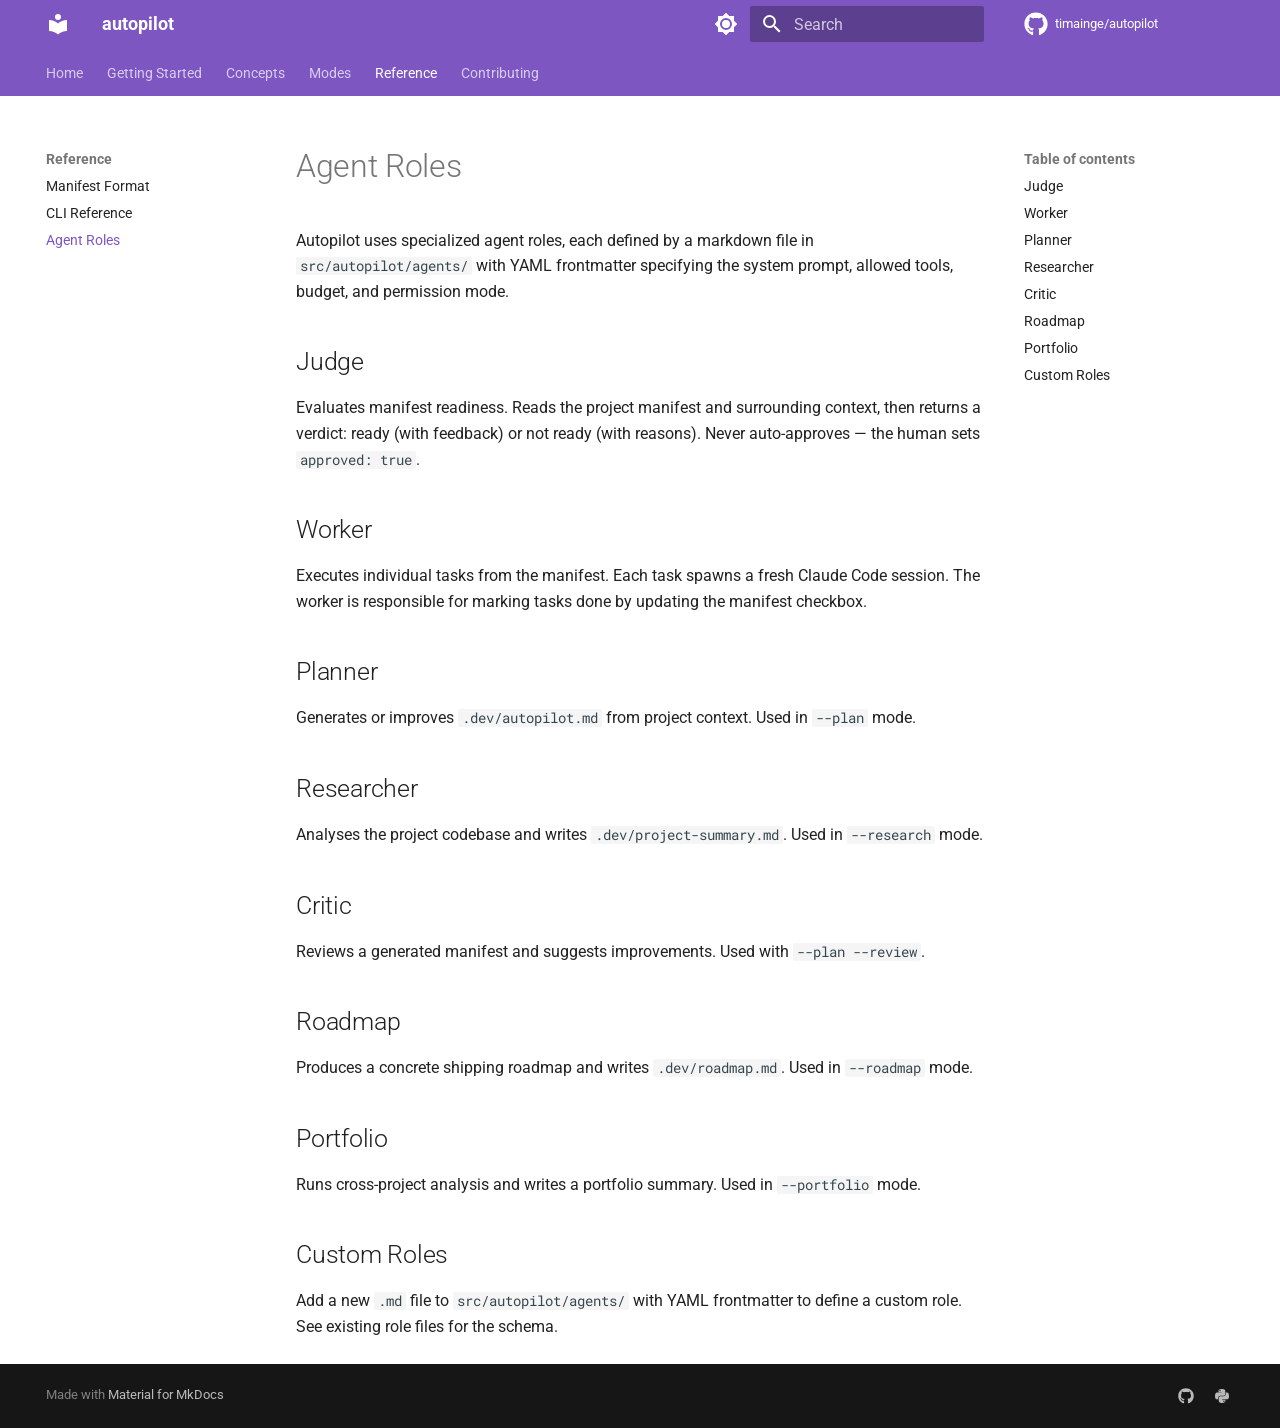
<file: agent-roles/index.html>
<!doctype html><html lang=en class=no-js> <head><meta charset=utf-8><meta name=viewport content="width=device-width,initial-scale=1"><meta name=description content="Autonomous project session orchestrator for Claude Code"><link href=https://timainge.github.io/autopilot/agent-roles/ rel=canonical><link href=../cli-reference/ rel=prev><link href=../contributing/ rel=next><link rel=icon href=../assets/images/favicon.png><meta name=generator content="mkdocs-1.6.1, mkdocs-material-9.7.4"><title>Agent Roles - autopilot</title><link rel=stylesheet href=../assets/stylesheets/main.484c7ddc.min.css><link rel=stylesheet href=../assets/stylesheets/palette.ab4e12ef.min.css><link rel=preconnect href=https://fonts.gstatic.com crossorigin><link rel=stylesheet href="https://fonts.googleapis.com/css?family=Roboto:300,300i,400,400i,700,700i%7CRoboto+Mono:400,400i,700,700i&display=fallback"><style>:root{--md-text-font:"Roboto";--md-code-font:"Roboto Mono"}</style><script>__md_scope=new URL("..",location),__md_hash=e=>[...e].reduce(((e,_)=>(e<<5)-e+_.charCodeAt(0)),0),__md_get=(e,_=localStorage,t=__md_scope)=>JSON.parse(_.getItem(t.pathname+"."+e)),__md_set=(e,_,t=localStorage,a=__md_scope)=>{try{t.setItem(a.pathname+"."+e,JSON.stringify(_))}catch(e){}}</script></head> <body dir=ltr data-md-color-scheme=default data-md-color-primary=deep-purple data-md-color-accent=purple> <input class=md-toggle data-md-toggle=drawer type=checkbox id=__drawer autocomplete=off> <input class=md-toggle data-md-toggle=search type=checkbox id=__search autocomplete=off> <label class=md-overlay for=__drawer></label> <div data-md-component=skip> <a href=#agent-roles class=md-skip> Skip to content </a> </div> <div data-md-component=announce> </div> <header class=md-header data-md-component=header> <nav class="md-header__inner md-grid" aria-label=Header> <a href=.. title=autopilot class="md-header__button md-logo" aria-label=autopilot data-md-component=logo> <svg xmlns=http://www.w3.org/2000/svg viewbox="0 0 24 24"><path d="M12 8a3 3 0 0 0 3-3 3 3 0 0 0-3-3 3 3 0 0 0-3 3 3 3 0 0 0 3 3m0 3.54C9.64 9.35 6.5 8 3 8v11c3.5 0 6.64 1.35 9 3.54 2.36-2.19 5.5-3.54 9-3.54V8c-3.5 0-6.64 1.35-9 3.54"/></svg> </a> <label class="md-header__button md-icon" for=__drawer> <svg xmlns=http://www.w3.org/2000/svg viewbox="0 0 24 24"><path d="M3 6h18v2H3zm0 5h18v2H3zm0 5h18v2H3z"/></svg> </label> <div class=md-header__title data-md-component=header-title> <div class=md-header__ellipsis> <div class=md-header__topic> <span class=md-ellipsis> autopilot </span> </div> <div class=md-header__topic data-md-component=header-topic> <span class=md-ellipsis> Agent Roles </span> </div> </div> </div> <form class=md-header__option data-md-component=palette> <input class=md-option data-md-color-media data-md-color-scheme=default data-md-color-primary=deep-purple data-md-color-accent=purple aria-label="Switch to dark mode" type=radio name=__palette id=__palette_0> <label class="md-header__button md-icon" title="Switch to dark mode" for=__palette_1 hidden> <svg xmlns=http://www.w3.org/2000/svg viewbox="0 0 24 24"><path d="M12 8a4 4 0 0 0-4 4 4 4 0 0 0 4 4 4 4 0 0 0 4-4 4 4 0 0 0-4-4m0 10a6 6 0 0 1-6-6 6 6 0 0 1 6-6 6 6 0 0 1 6 6 6 6 0 0 1-6 6m8-9.31V4h-4.69L12 .69 8.69 4H4v4.69L.69 12 4 15.31V20h4.69L12 23.31 15.31 20H20v-4.69L23.31 12z"/></svg> </label> <input class=md-option data-md-color-media data-md-color-scheme=slate data-md-color-primary=deep-purple data-md-color-accent=purple aria-label="Switch to light mode" type=radio name=__palette id=__palette_1> <label class="md-header__button md-icon" title="Switch to light mode" for=__palette_0 hidden> <svg xmlns=http://www.w3.org/2000/svg viewbox="0 0 24 24"><path d="M12 18c-.89 0-1.74-.2-2.5-.55C11.56 16.5 13 14.42 13 12s-1.44-4.5-3.5-5.45C10.26 6.2 11.11 6 12 6a6 6 0 0 1 6 6 6 6 0 0 1-6 6m8-9.31V4h-4.69L12 .69 8.69 4H4v4.69L.69 12 4 15.31V20h4.69L12 23.31 15.31 20H20v-4.69L23.31 12z"/></svg> </label> </form> <script>var palette=__md_get("__palette");if(palette&&palette.color){if("(prefers-color-scheme)"===palette.color.media){var media=matchMedia("(prefers-color-scheme: light)"),input=document.querySelector(media.matches?"[data-md-color-media='(prefers-color-scheme: light)']":"[data-md-color-media='(prefers-color-scheme: dark)']");palette.color.media=input.getAttribute("data-md-color-media"),palette.color.scheme=input.getAttribute("data-md-color-scheme"),palette.color.primary=input.getAttribute("data-md-color-primary"),palette.color.accent=input.getAttribute("data-md-color-accent")}for(var[key,value]of Object.entries(palette.color))document.body.setAttribute("data-md-color-"+key,value)}</script> <label class="md-header__button md-icon" for=__search> <svg xmlns=http://www.w3.org/2000/svg viewbox="0 0 24 24"><path d="M9.5 3A6.5 6.5 0 0 1 16 9.5c0 1.61-.59 3.09-1.56 4.23l.27.27h.79l5 5-1.5 1.5-5-5v-.79l-.27-.27A6.52 6.52 0 0 1 9.5 16 6.5 6.5 0 0 1 3 9.5 6.5 6.5 0 0 1 9.5 3m0 2C7 5 5 7 5 9.5S7 14 9.5 14 14 12 14 9.5 12 5 9.5 5"/></svg> </label> <div class=md-search data-md-component=search role=dialog> <label class=md-search__overlay for=__search></label> <div class=md-search__inner role=search> <form class=md-search__form name=search> <input type=text class=md-search__input name=query aria-label=Search placeholder=Search autocapitalize=off autocorrect=off autocomplete=off spellcheck=false data-md-component=search-query required> <label class="md-search__icon md-icon" for=__search> <svg xmlns=http://www.w3.org/2000/svg viewbox="0 0 24 24"><path d="M9.5 3A6.5 6.5 0 0 1 16 9.5c0 1.61-.59 3.09-1.56 4.23l.27.27h.79l5 5-1.5 1.5-5-5v-.79l-.27-.27A6.52 6.52 0 0 1 9.5 16 6.5 6.5 0 0 1 3 9.5 6.5 6.5 0 0 1 9.5 3m0 2C7 5 5 7 5 9.5S7 14 9.5 14 14 12 14 9.5 12 5 9.5 5"/></svg> <svg xmlns=http://www.w3.org/2000/svg viewbox="0 0 24 24"><path d="M20 11v2H8l5.5 5.5-1.42 1.42L4.16 12l7.92-7.92L13.5 5.5 8 11z"/></svg> </label> <nav class=md-search__options aria-label=Search> <button type=reset class="md-search__icon md-icon" title=Clear aria-label=Clear tabindex=-1> <svg xmlns=http://www.w3.org/2000/svg viewbox="0 0 24 24"><path d="M19 6.41 17.59 5 12 10.59 6.41 5 5 6.41 10.59 12 5 17.59 6.41 19 12 13.41 17.59 19 19 17.59 13.41 12z"/></svg> </button> </nav> <div class=md-search__suggest data-md-component=search-suggest></div> </form> <div class=md-search__output> <div class=md-search__scrollwrap tabindex=0 data-md-scrollfix> <div class=md-search-result data-md-component=search-result> <div class=md-search-result__meta> Initializing search </div> <ol class=md-search-result__list role=presentation></ol> </div> </div> </div> </div> </div> <div class=md-header__source> <a href=https://github.com/timainge/autopilot title="Go to repository" class=md-source data-md-component=source> <div class="md-source__icon md-icon"> <svg xmlns=http://www.w3.org/2000/svg viewbox="0 0 512 512"><!-- Font Awesome Free 7.1.0 by @fontawesome - https://fontawesome.com License - https://fontawesome.com/license/free (Icons: CC BY 4.0, Fonts: SIL OFL 1.1, Code: MIT License) Copyright 2025 Fonticons, Inc.--><path d="M173.9 397.4c0 2-2.3 3.6-5.2 3.6-3.3.3-5.6-1.3-5.6-3.6 0-2 2.3-3.6 5.2-3.6 3-.3 5.6 1.3 5.6 3.6m-31.1-4.5c-.7 2 1.3 4.3 4.3 4.9 2.6 1 5.6 0 6.2-2s-1.3-4.3-4.3-5.2c-2.6-.7-5.5.3-6.2 2.3m44.2-1.7c-2.9.7-4.9 2.6-4.6 4.9.3 2 2.9 3.3 5.9 2.6 2.9-.7 4.9-2.6 4.6-4.6-.3-1.9-3-3.2-5.9-2.9M252.8 8C114.1 8 8 113.3 8 252c0 110.9 69.8 205.8 169.5 239.2 12.8 2.3 17.3-5.6 17.3-12.1 0-6.2-.3-40.4-.3-61.4 0 0-70 15-84.7-29.8 0 0-11.4-29.1-27.8-36.6 0 0-22.9-15.7 1.6-15.4 0 0 24.9 2 38.6 25.8 21.9 38.6 58.6 27.5 72.9 20.9 2.3-16 8.8-27.1 16-33.7-55.9-6.2-112.3-14.3-112.3-110.5 0-27.5 7.6-41.3 23.6-58.9-2.6-6.5-11.1-33.3 2.6-67.9 20.9-6.5 69 27 69 27 20-5.6 41.5-8.5 62.8-8.5s42.8 2.9 62.8 8.5c0 0 48.1-33.6 69-27 13.7 34.7 5.2 61.4 2.6 67.9 16 17.7 25.8 31.5 25.8 58.9 0 96.5-58.9 104.2-114.8 110.5 9.2 7.9 17 22.9 17 46.4 0 33.7-.3 75.4-.3 83.6 0 6.5 4.6 14.4 17.3 12.1C436.2 457.8 504 362.9 504 252 504 113.3 391.5 8 252.8 8M105.2 352.9c-1.3 1-1 3.3.7 5.2 1.6 1.6 3.9 2.3 5.2 1 1.3-1 1-3.3-.7-5.2-1.6-1.6-3.9-2.3-5.2-1m-10.8-8.1c-.7 1.3.3 2.9 2.3 3.9 1.6 1 3.6.7 4.3-.7.7-1.3-.3-2.9-2.3-3.9-2-.6-3.6-.3-4.3.7m32.4 35.6c-1.6 1.3-1 4.3 1.3 6.2 2.3 2.3 5.2 2.6 6.5 1 1.3-1.3.7-4.3-1.3-6.2-2.2-2.3-5.2-2.6-6.5-1m-11.4-14.7c-1.6 1-1.6 3.6 0 5.9s4.3 3.3 5.6 2.3c1.6-1.3 1.6-3.9 0-6.2-1.4-2.3-4-3.3-5.6-2"/></svg> </div> <div class=md-source__repository> timainge/autopilot </div> </a> </div> </nav> </header> <div class=md-container data-md-component=container> <nav class=md-tabs aria-label=Tabs data-md-component=tabs> <div class=md-grid> <ul class=md-tabs__list> <li class=md-tabs__item> <a href=.. class=md-tabs__link> Home </a> </li> <li class=md-tabs__item> <a href=../getting-started/ class=md-tabs__link> Getting Started </a> </li> <li class=md-tabs__item> <a href=../concepts/ class=md-tabs__link> Concepts </a> </li> <li class=md-tabs__item> <a href=../modes/plan-mode/ class=md-tabs__link> Modes </a> </li> <li class="md-tabs__item md-tabs__item--active"> <a href=../manifest-format/ class=md-tabs__link> Reference </a> </li> <li class=md-tabs__item> <a href=../contributing/ class=md-tabs__link> Contributing </a> </li> </ul> </div> </nav> <main class=md-main data-md-component=main> <div class="md-main__inner md-grid"> <div class="md-sidebar md-sidebar--primary" data-md-component=sidebar data-md-type=navigation> <div class=md-sidebar__scrollwrap> <div class=md-sidebar__inner> <nav class="md-nav md-nav--primary md-nav--lifted" aria-label=Navigation data-md-level=0> <label class=md-nav__title for=__drawer> <a href=.. title=autopilot class="md-nav__button md-logo" aria-label=autopilot data-md-component=logo> <svg xmlns=http://www.w3.org/2000/svg viewbox="0 0 24 24"><path d="M12 8a3 3 0 0 0 3-3 3 3 0 0 0-3-3 3 3 0 0 0-3 3 3 3 0 0 0 3 3m0 3.54C9.64 9.35 6.5 8 3 8v11c3.5 0 6.64 1.35 9 3.54 2.36-2.19 5.5-3.54 9-3.54V8c-3.5 0-6.64 1.35-9 3.54"/></svg> </a> autopilot </label> <div class=md-nav__source> <a href=https://github.com/timainge/autopilot title="Go to repository" class=md-source data-md-component=source> <div class="md-source__icon md-icon"> <svg xmlns=http://www.w3.org/2000/svg viewbox="0 0 512 512"><!-- Font Awesome Free 7.1.0 by @fontawesome - https://fontawesome.com License - https://fontawesome.com/license/free (Icons: CC BY 4.0, Fonts: SIL OFL 1.1, Code: MIT License) Copyright 2025 Fonticons, Inc.--><path d="M173.9 397.4c0 2-2.3 3.6-5.2 3.6-3.3.3-5.6-1.3-5.6-3.6 0-2 2.3-3.6 5.2-3.6 3-.3 5.6 1.3 5.6 3.6m-31.1-4.5c-.7 2 1.3 4.3 4.3 4.9 2.6 1 5.6 0 6.2-2s-1.3-4.3-4.3-5.2c-2.6-.7-5.5.3-6.2 2.3m44.2-1.7c-2.9.7-4.9 2.6-4.6 4.9.3 2 2.9 3.3 5.9 2.6 2.9-.7 4.9-2.6 4.6-4.6-.3-1.9-3-3.2-5.9-2.9M252.8 8C114.1 8 8 113.3 8 252c0 110.9 69.8 205.8 169.5 239.2 12.8 2.3 17.3-5.6 17.3-12.1 0-6.2-.3-40.4-.3-61.4 0 0-70 15-84.7-29.8 0 0-11.4-29.1-27.8-36.6 0 0-22.9-15.7 1.6-15.4 0 0 24.9 2 38.6 25.8 21.9 38.6 58.6 27.5 72.9 20.9 2.3-16 8.8-27.1 16-33.7-55.9-6.2-112.3-14.3-112.3-110.5 0-27.5 7.6-41.3 23.6-58.9-2.6-6.5-11.1-33.3 2.6-67.9 20.9-6.5 69 27 69 27 20-5.6 41.5-8.5 62.8-8.5s42.8 2.9 62.8 8.5c0 0 48.1-33.6 69-27 13.7 34.7 5.2 61.4 2.6 67.9 16 17.7 25.8 31.5 25.8 58.9 0 96.5-58.9 104.2-114.8 110.5 9.2 7.9 17 22.9 17 46.4 0 33.7-.3 75.4-.3 83.6 0 6.5 4.6 14.4 17.3 12.1C436.2 457.8 504 362.9 504 252 504 113.3 391.5 8 252.8 8M105.2 352.9c-1.3 1-1 3.3.7 5.2 1.6 1.6 3.9 2.3 5.2 1 1.3-1 1-3.3-.7-5.2-1.6-1.6-3.9-2.3-5.2-1m-10.8-8.1c-.7 1.3.3 2.9 2.3 3.9 1.6 1 3.6.7 4.3-.7.7-1.3-.3-2.9-2.3-3.9-2-.6-3.6-.3-4.3.7m32.4 35.6c-1.6 1.3-1 4.3 1.3 6.2 2.3 2.3 5.2 2.6 6.5 1 1.3-1.3.7-4.3-1.3-6.2-2.2-2.3-5.2-2.6-6.5-1m-11.4-14.7c-1.6 1-1.6 3.6 0 5.9s4.3 3.3 5.6 2.3c1.6-1.3 1.6-3.9 0-6.2-1.4-2.3-4-3.3-5.6-2"/></svg> </div> <div class=md-source__repository> timainge/autopilot </div> </a> </div> <ul class=md-nav__list data-md-scrollfix> <li class=md-nav__item> <a href=.. class=md-nav__link> <span class=md-ellipsis> Home </span> </a> </li> <li class=md-nav__item> <a href=../getting-started/ class=md-nav__link> <span class=md-ellipsis> Getting Started </span> </a> </li> <li class=md-nav__item> <a href=../concepts/ class=md-nav__link> <span class=md-ellipsis> Concepts </span> </a> </li> <li class="md-nav__item md-nav__item--nested"> <input class="md-nav__toggle md-toggle " type=checkbox id=__nav_4> <label class=md-nav__link for=__nav_4 id=__nav_4_label tabindex=0> <span class=md-ellipsis> Modes </span> <span class="md-nav__icon md-icon"></span> </label> <nav class=md-nav data-md-level=1 aria-labelledby=__nav_4_label aria-expanded=false> <label class=md-nav__title for=__nav_4> <span class="md-nav__icon md-icon"></span> Modes </label> <ul class=md-nav__list data-md-scrollfix> <li class=md-nav__item> <a href=../modes/plan-mode/ class=md-nav__link> <span class=md-ellipsis> Plan Mode </span> </a> </li> <li class=md-nav__item> <a href=../modes/research-mode/ class=md-nav__link> <span class=md-ellipsis> Research Mode </span> </a> </li> <li class=md-nav__item> <a href=../modes/roadmap-mode/ class=md-nav__link> <span class=md-ellipsis> Roadmap Mode </span> </a> </li> <li class=md-nav__item> <a href=../modes/portfolio-mode/ class=md-nav__link> <span class=md-ellipsis> Portfolio Mode </span> </a> </li> </ul> </nav> </li> <li class="md-nav__item md-nav__item--active md-nav__item--section md-nav__item--nested"> <input class="md-nav__toggle md-toggle " type=checkbox id=__nav_5 checked> <label class=md-nav__link for=__nav_5 id=__nav_5_label tabindex> <span class=md-ellipsis> Reference </span> <span class="md-nav__icon md-icon"></span> </label> <nav class=md-nav data-md-level=1 aria-labelledby=__nav_5_label aria-expanded=true> <label class=md-nav__title for=__nav_5> <span class="md-nav__icon md-icon"></span> Reference </label> <ul class=md-nav__list data-md-scrollfix> <li class=md-nav__item> <a href=../manifest-format/ class=md-nav__link> <span class=md-ellipsis> Manifest Format </span> </a> </li> <li class=md-nav__item> <a href=../cli-reference/ class=md-nav__link> <span class=md-ellipsis> CLI Reference </span> </a> </li> <li class="md-nav__item md-nav__item--active"> <input class="md-nav__toggle md-toggle" type=checkbox id=__toc> <label class="md-nav__link md-nav__link--active" for=__toc> <span class=md-ellipsis> Agent Roles </span> <span class="md-nav__icon md-icon"></span> </label> <a href=./ class="md-nav__link md-nav__link--active"> <span class=md-ellipsis> Agent Roles </span> </a> <nav class="md-nav md-nav--secondary" aria-label="Table of contents"> <label class=md-nav__title for=__toc> <span class="md-nav__icon md-icon"></span> Table of contents </label> <ul class=md-nav__list data-md-component=toc data-md-scrollfix> <li class=md-nav__item> <a href=#judge class=md-nav__link> <span class=md-ellipsis> Judge </span> </a> </li> <li class=md-nav__item> <a href=#worker class=md-nav__link> <span class=md-ellipsis> Worker </span> </a> </li> <li class=md-nav__item> <a href=#planner class=md-nav__link> <span class=md-ellipsis> Planner </span> </a> </li> <li class=md-nav__item> <a href=#researcher class=md-nav__link> <span class=md-ellipsis> Researcher </span> </a> </li> <li class=md-nav__item> <a href=#critic class=md-nav__link> <span class=md-ellipsis> Critic </span> </a> </li> <li class=md-nav__item> <a href=#roadmap class=md-nav__link> <span class=md-ellipsis> Roadmap </span> </a> </li> <li class=md-nav__item> <a href=#portfolio class=md-nav__link> <span class=md-ellipsis> Portfolio </span> </a> </li> <li class=md-nav__item> <a href=#custom-roles class=md-nav__link> <span class=md-ellipsis> Custom Roles </span> </a> </li> </ul> </nav> </li> </ul> </nav> </li> <li class=md-nav__item> <a href=../contributing/ class=md-nav__link> <span class=md-ellipsis> Contributing </span> </a> </li> </ul> </nav> </div> </div> </div> <div class="md-sidebar md-sidebar--secondary" data-md-component=sidebar data-md-type=toc> <div class=md-sidebar__scrollwrap> <div class=md-sidebar__inner> <nav class="md-nav md-nav--secondary" aria-label="Table of contents"> <label class=md-nav__title for=__toc> <span class="md-nav__icon md-icon"></span> Table of contents </label> <ul class=md-nav__list data-md-component=toc data-md-scrollfix> <li class=md-nav__item> <a href=#judge class=md-nav__link> <span class=md-ellipsis> Judge </span> </a> </li> <li class=md-nav__item> <a href=#worker class=md-nav__link> <span class=md-ellipsis> Worker </span> </a> </li> <li class=md-nav__item> <a href=#planner class=md-nav__link> <span class=md-ellipsis> Planner </span> </a> </li> <li class=md-nav__item> <a href=#researcher class=md-nav__link> <span class=md-ellipsis> Researcher </span> </a> </li> <li class=md-nav__item> <a href=#critic class=md-nav__link> <span class=md-ellipsis> Critic </span> </a> </li> <li class=md-nav__item> <a href=#roadmap class=md-nav__link> <span class=md-ellipsis> Roadmap </span> </a> </li> <li class=md-nav__item> <a href=#portfolio class=md-nav__link> <span class=md-ellipsis> Portfolio </span> </a> </li> <li class=md-nav__item> <a href=#custom-roles class=md-nav__link> <span class=md-ellipsis> Custom Roles </span> </a> </li> </ul> </nav> </div> </div> </div> <div class=md-content data-md-component=content> <article class="md-content__inner md-typeset"> <h1 id=agent-roles>Agent Roles<a class=headerlink href=#agent-roles title="Permanent link">&para;</a></h1> <p>Autopilot uses specialized agent roles, each defined by a markdown file in <code>src/autopilot/agents/</code> with YAML frontmatter specifying the system prompt, allowed tools, budget, and permission mode.</p> <h2 id=judge>Judge<a class=headerlink href=#judge title="Permanent link">&para;</a></h2> <p>Evaluates manifest readiness. Reads the project manifest and surrounding context, then returns a verdict: ready (with feedback) or not ready (with reasons). Never auto-approves — the human sets <code>approved: true</code>.</p> <h2 id=worker>Worker<a class=headerlink href=#worker title="Permanent link">&para;</a></h2> <p>Executes individual tasks from the manifest. Each task spawns a fresh Claude Code session. The worker is responsible for marking tasks done by updating the manifest checkbox.</p> <h2 id=planner>Planner<a class=headerlink href=#planner title="Permanent link">&para;</a></h2> <p>Generates or improves <code>.dev/autopilot.md</code> from project context. Used in <code>--plan</code> mode.</p> <h2 id=researcher>Researcher<a class=headerlink href=#researcher title="Permanent link">&para;</a></h2> <p>Analyses the project codebase and writes <code>.dev/project-summary.md</code>. Used in <code>--research</code> mode.</p> <h2 id=critic>Critic<a class=headerlink href=#critic title="Permanent link">&para;</a></h2> <p>Reviews a generated manifest and suggests improvements. Used with <code>--plan --review</code>.</p> <h2 id=roadmap>Roadmap<a class=headerlink href=#roadmap title="Permanent link">&para;</a></h2> <p>Produces a concrete shipping roadmap and writes <code>.dev/roadmap.md</code>. Used in <code>--roadmap</code> mode.</p> <h2 id=portfolio>Portfolio<a class=headerlink href=#portfolio title="Permanent link">&para;</a></h2> <p>Runs cross-project analysis and writes a portfolio summary. Used in <code>--portfolio</code> mode.</p> <h2 id=custom-roles>Custom Roles<a class=headerlink href=#custom-roles title="Permanent link">&para;</a></h2> <p>Add a new <code>.md</code> file to <code>src/autopilot/agents/</code> with YAML frontmatter to define a custom role. See existing role files for the schema.</p> </article> </div> <script>var tabs=__md_get("__tabs");if(Array.isArray(tabs))e:for(var set of document.querySelectorAll(".tabbed-set")){var labels=set.querySelector(".tabbed-labels");for(var tab of tabs)for(var label of labels.getElementsByTagName("label"))if(label.innerText.trim()===tab){var input=document.getElementById(label.htmlFor);input.checked=!0;continue e}}</script> <script>var target=document.getElementById(location.hash.slice(1));target&&target.name&&(target.checked=target.name.startsWith("__tabbed_"))</script> </div> <button type=button class="md-top md-icon" data-md-component=top hidden> <svg xmlns=http://www.w3.org/2000/svg viewbox="0 0 24 24"><path d="M13 20h-2V8l-5.5 5.5-1.42-1.42L12 4.16l7.92 7.92-1.42 1.42L13 8z"/></svg> Back to top </button> </main> <footer class=md-footer> <div class="md-footer-meta md-typeset"> <div class="md-footer-meta__inner md-grid"> <div class=md-copyright> Made with <a href=https://squidfunk.github.io/mkdocs-material/ target=_blank rel=noopener> Material for MkDocs </a> </div> <div class=md-social> <a href=https://github.com/timainge/autopilot target=_blank rel=noopener title=github.com class=md-social__link> <svg xmlns=http://www.w3.org/2000/svg viewbox="0 0 512 512"><!-- Font Awesome Free 7.1.0 by @fontawesome - https://fontawesome.com License - https://fontawesome.com/license/free (Icons: CC BY 4.0, Fonts: SIL OFL 1.1, Code: MIT License) Copyright 2025 Fonticons, Inc.--><path d="M173.9 397.4c0 2-2.3 3.6-5.2 3.6-3.3.3-5.6-1.3-5.6-3.6 0-2 2.3-3.6 5.2-3.6 3-.3 5.6 1.3 5.6 3.6m-31.1-4.5c-.7 2 1.3 4.3 4.3 4.9 2.6 1 5.6 0 6.2-2s-1.3-4.3-4.3-5.2c-2.6-.7-5.5.3-6.2 2.3m44.2-1.7c-2.9.7-4.9 2.6-4.6 4.9.3 2 2.9 3.3 5.9 2.6 2.9-.7 4.9-2.6 4.6-4.6-.3-1.9-3-3.2-5.9-2.9M252.8 8C114.1 8 8 113.3 8 252c0 110.9 69.8 205.8 169.5 239.2 12.8 2.3 17.3-5.6 17.3-12.1 0-6.2-.3-40.4-.3-61.4 0 0-70 15-84.7-29.8 0 0-11.4-29.1-27.8-36.6 0 0-22.9-15.7 1.6-15.4 0 0 24.9 2 38.6 25.8 21.9 38.6 58.6 27.5 72.9 20.9 2.3-16 8.8-27.1 16-33.7-55.9-6.2-112.3-14.3-112.3-110.5 0-27.5 7.6-41.3 23.6-58.9-2.6-6.5-11.1-33.3 2.6-67.9 20.9-6.5 69 27 69 27 20-5.6 41.5-8.5 62.8-8.5s42.8 2.9 62.8 8.5c0 0 48.1-33.6 69-27 13.7 34.7 5.2 61.4 2.6 67.9 16 17.7 25.8 31.5 25.8 58.9 0 96.5-58.9 104.2-114.8 110.5 9.2 7.9 17 22.9 17 46.4 0 33.7-.3 75.4-.3 83.6 0 6.5 4.6 14.4 17.3 12.1C436.2 457.8 504 362.9 504 252 504 113.3 391.5 8 252.8 8M105.2 352.9c-1.3 1-1 3.3.7 5.2 1.6 1.6 3.9 2.3 5.2 1 1.3-1 1-3.3-.7-5.2-1.6-1.6-3.9-2.3-5.2-1m-10.8-8.1c-.7 1.3.3 2.9 2.3 3.9 1.6 1 3.6.7 4.3-.7.7-1.3-.3-2.9-2.3-3.9-2-.6-3.6-.3-4.3.7m32.4 35.6c-1.6 1.3-1 4.3 1.3 6.2 2.3 2.3 5.2 2.6 6.5 1 1.3-1.3.7-4.3-1.3-6.2-2.2-2.3-5.2-2.6-6.5-1m-11.4-14.7c-1.6 1-1.6 3.6 0 5.9s4.3 3.3 5.6 2.3c1.6-1.3 1.6-3.9 0-6.2-1.4-2.3-4-3.3-5.6-2"/></svg> </a> <a href=https://pypi.org/project/claude-autopilot/ target=_blank rel=noopener title=pypi.org class=md-social__link> <svg xmlns=http://www.w3.org/2000/svg viewbox="0 0 448 512"><!-- Font Awesome Free 7.1.0 by @fontawesome - https://fontawesome.com License - https://fontawesome.com/license/free (Icons: CC BY 4.0, Fonts: SIL OFL 1.1, Code: MIT License) Copyright 2025 Fonticons, Inc.--><path d="M439.8 200.5c-7.7-30.9-22.3-54.2-53.4-54.2h-40.1v47.4c0 36.8-31.2 67.8-66.8 67.8H172.7c-29.2 0-53.4 25-53.4 54.3v101.8c0 29 25.2 46 53.4 54.3 33.8 9.9 66.3 11.7 106.8 0 26.9-7.8 53.4-23.5 53.4-54.3v-40.7H226.2v-13.6h160.2c31.1 0 42.6-21.7 53.4-54.2 11.2-33.5 10.7-65.7 0-108.6M286.2 444.7a20.4 20.4 0 1 1 0-40.7 20.4 20.4 0 1 1 0 40.7M167.8 248.1h106.8c29.7 0 53.4-24.5 53.4-54.3V91.9c0-29-24.4-50.7-53.4-55.6-35.8-5.9-74.7-5.6-106.8.1-45.2 8-53.4 24.7-53.4 55.6v40.7h106.9v13.6h-147c-31.1 0-58.3 18.7-66.8 54.2-9.8 40.7-10.2 66.1 0 108.6 7.6 31.6 25.7 54.2 56.8 54.2H101v-48.8c0-35.3 30.5-66.4 66.8-66.4m-6.6-183.4a20.4 20.4 0 1 1 0 40.8 20.4 20.4 0 1 1 0-40.8"/></svg> </a> </div> </div> </div> </footer> </div> <div class=md-dialog data-md-component=dialog> <div class="md-dialog__inner md-typeset"></div> </div> <script id=__config type=application/json>{"annotate": null, "base": "..", "features": ["navigation.tabs", "navigation.sections", "navigation.top", "navigation.tracking", "search.highlight", "search.suggest", "content.code.copy", "content.code.annotate", "content.tabs.link"], "search": "../assets/javascripts/workers/search.2c215733.min.js", "tags": null, "translations": {"clipboard.copied": "Copied to clipboard", "clipboard.copy": "Copy to clipboard", "search.result.more.one": "1 more on this page", "search.result.more.other": "# more on this page", "search.result.none": "No matching documents", "search.result.one": "1 matching document", "search.result.other": "# matching documents", "search.result.placeholder": "Type to start searching", "search.result.term.missing": "Missing", "select.version": "Select version"}, "version": null}</script> <script src=../assets/javascripts/bundle.79ae519e.min.js></script> </body> </html>
</file>
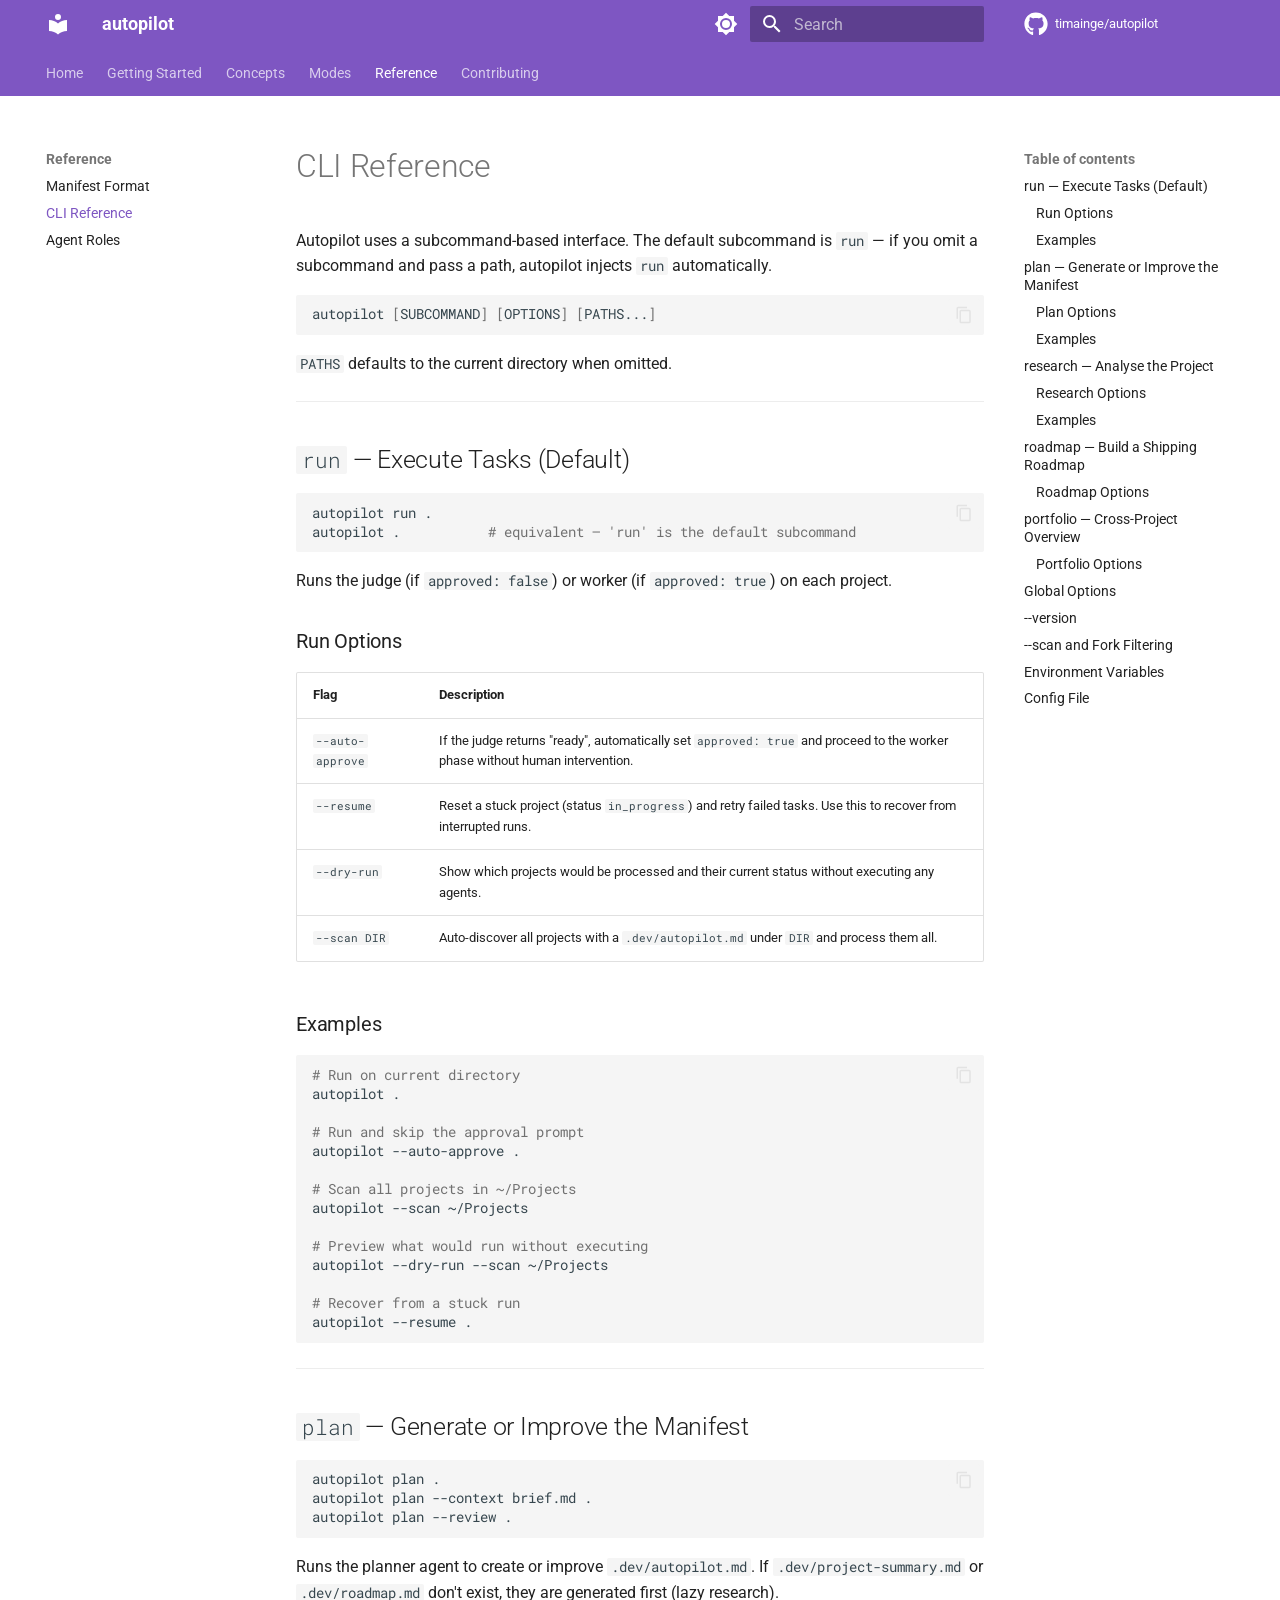
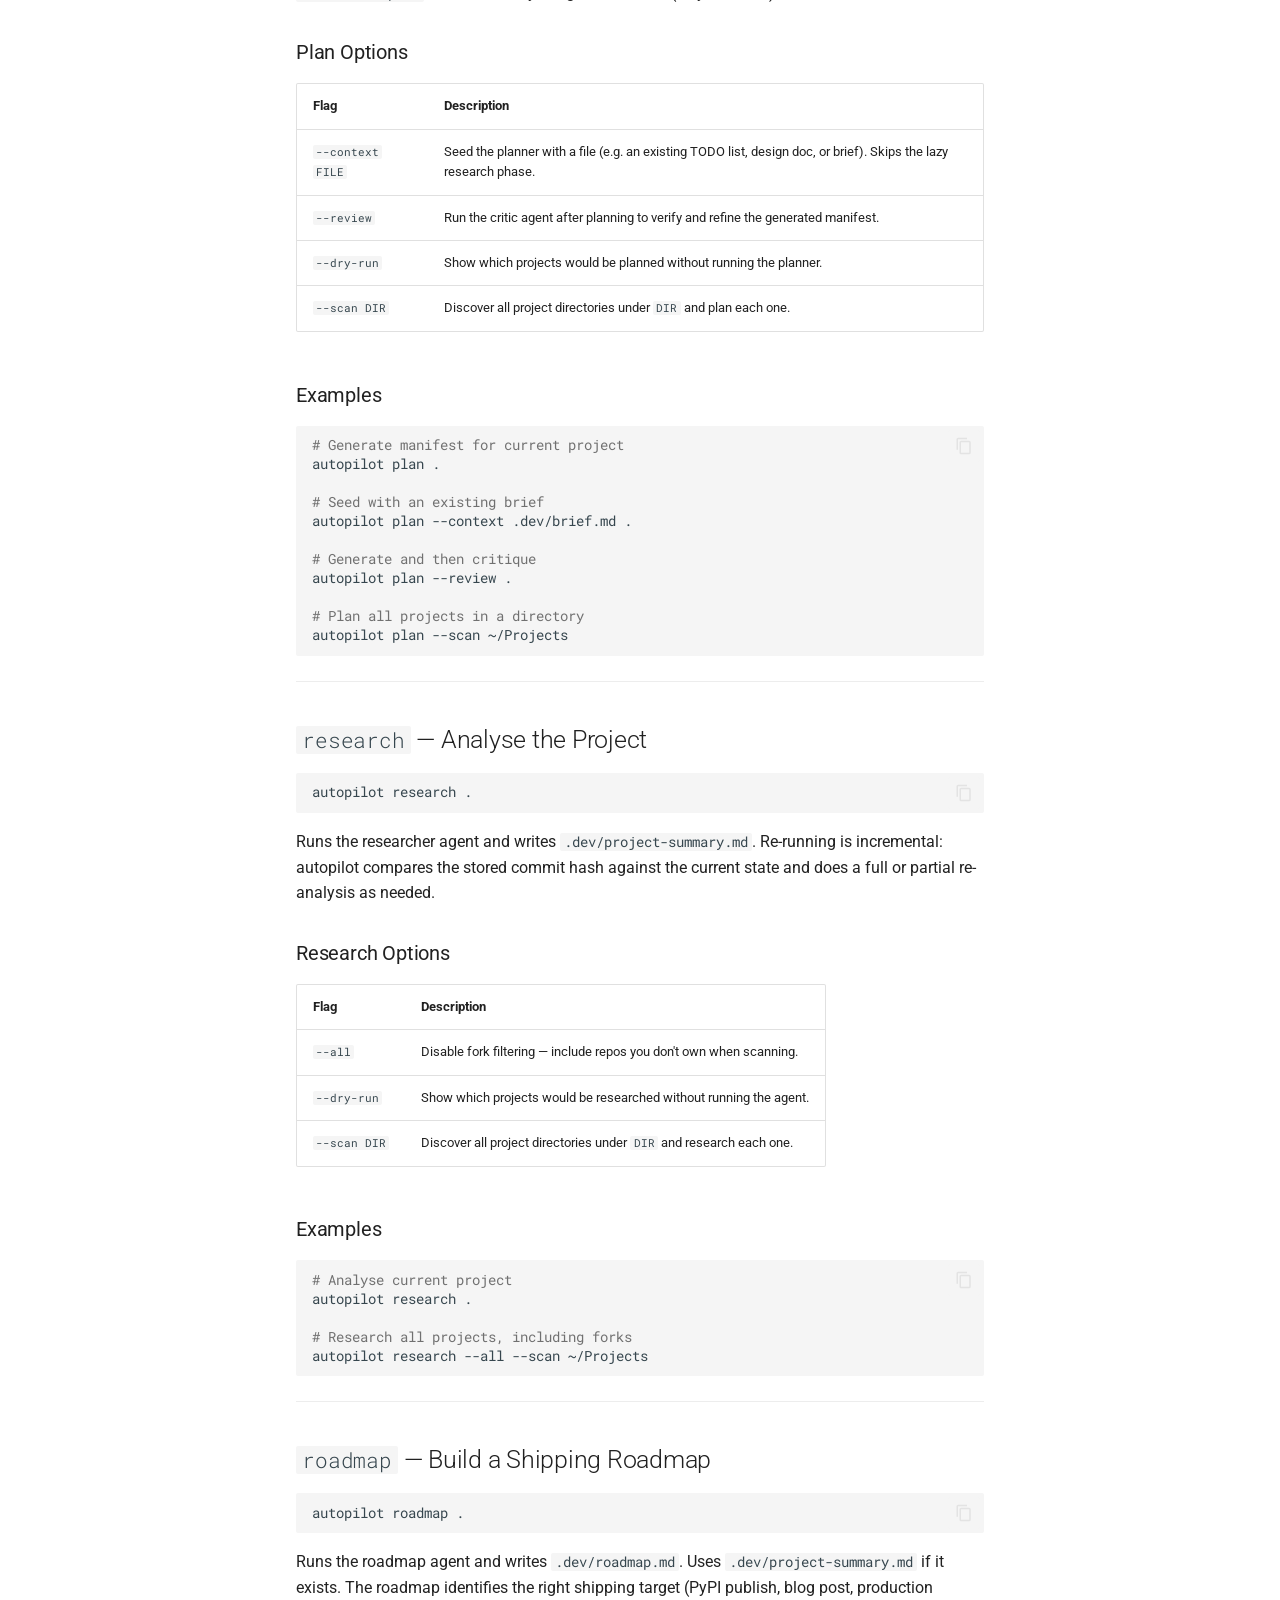
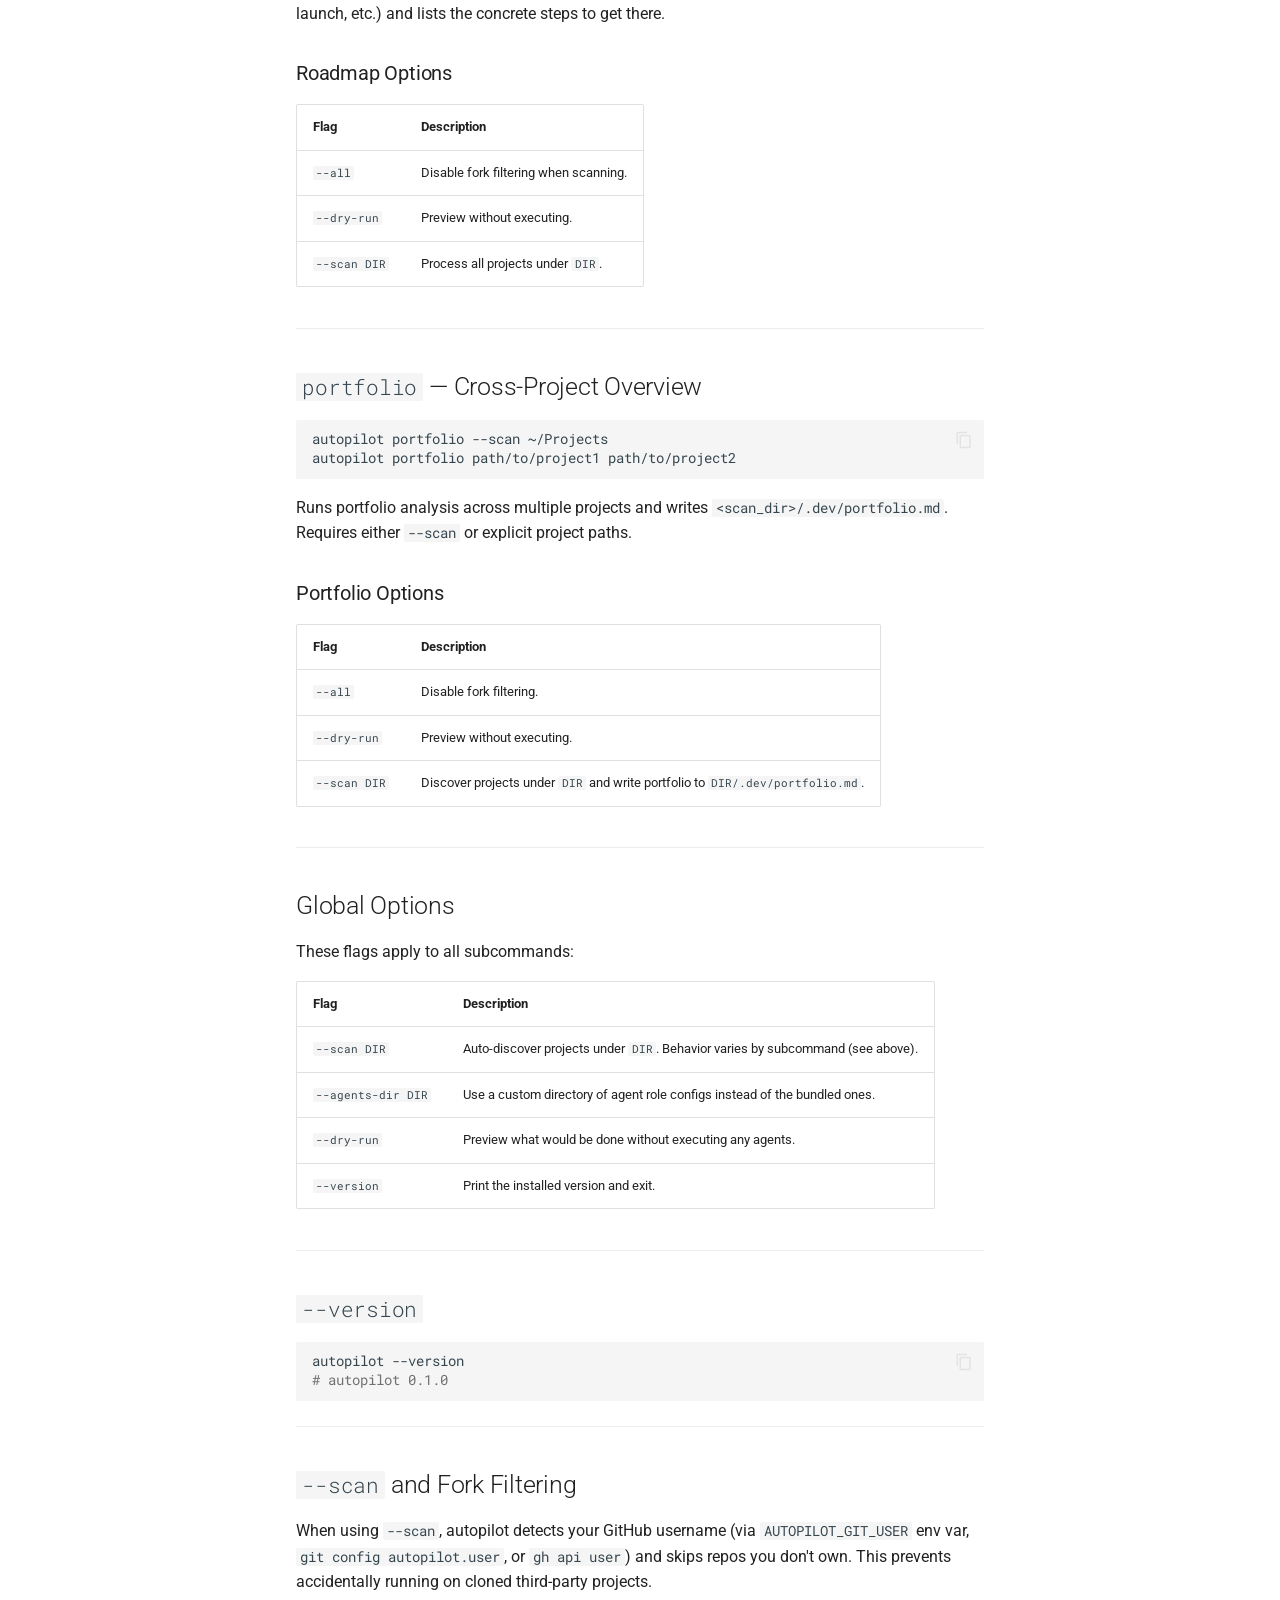
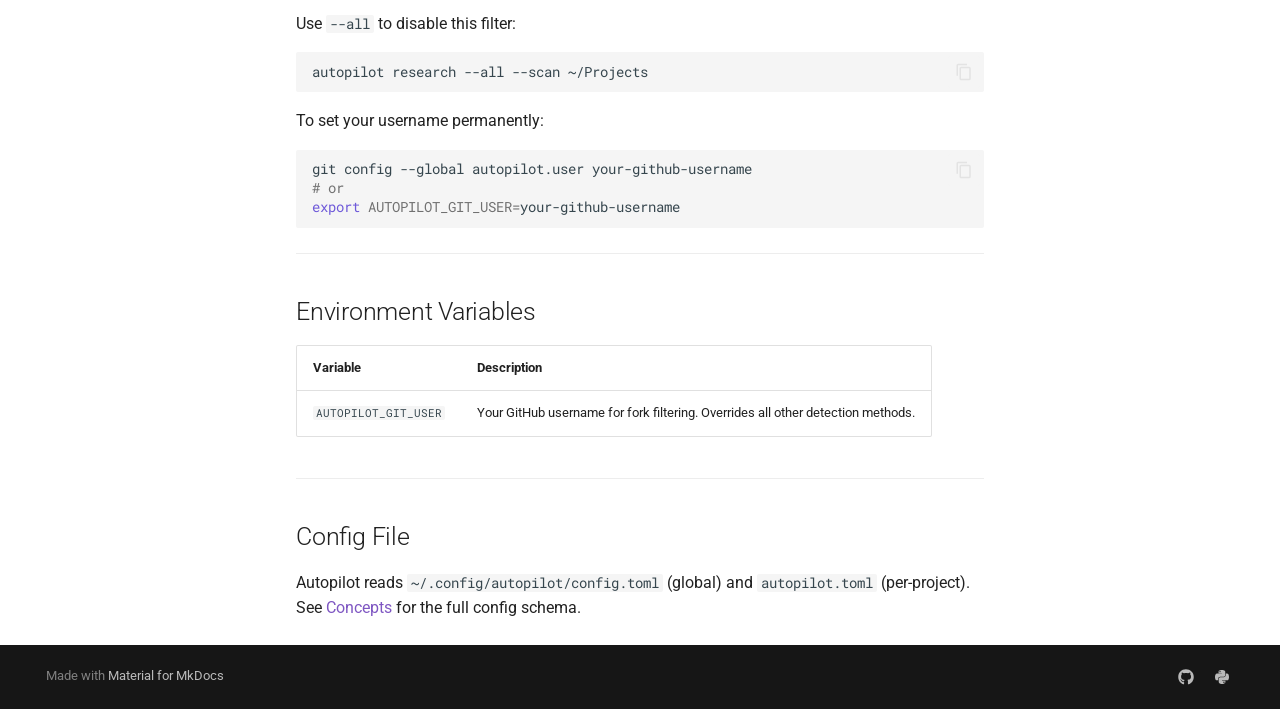
<file: cli-reference/index.html>
<!doctype html><html lang=en class=no-js> <head><meta charset=utf-8><meta name=viewport content="width=device-width,initial-scale=1"><meta name=description content="Autonomous project session orchestrator for Claude Code"><link href=https://timainge.github.io/autopilot/cli-reference/ rel=canonical><link href=../manifest-format/ rel=prev><link href=../agent-roles/ rel=next><link rel=icon href=../assets/images/favicon.png><meta name=generator content="mkdocs-1.6.1, mkdocs-material-9.7.4"><title>CLI Reference - autopilot</title><link rel=stylesheet href=../assets/stylesheets/main.484c7ddc.min.css><link rel=stylesheet href=../assets/stylesheets/palette.ab4e12ef.min.css><link rel=preconnect href=https://fonts.gstatic.com crossorigin><link rel=stylesheet href="https://fonts.googleapis.com/css?family=Roboto:300,300i,400,400i,700,700i%7CRoboto+Mono:400,400i,700,700i&display=fallback"><style>:root{--md-text-font:"Roboto";--md-code-font:"Roboto Mono"}</style><script>__md_scope=new URL("..",location),__md_hash=e=>[...e].reduce(((e,_)=>(e<<5)-e+_.charCodeAt(0)),0),__md_get=(e,_=localStorage,t=__md_scope)=>JSON.parse(_.getItem(t.pathname+"."+e)),__md_set=(e,_,t=localStorage,a=__md_scope)=>{try{t.setItem(a.pathname+"."+e,JSON.stringify(_))}catch(e){}}</script></head> <body dir=ltr data-md-color-scheme=default data-md-color-primary=deep-purple data-md-color-accent=purple> <input class=md-toggle data-md-toggle=drawer type=checkbox id=__drawer autocomplete=off> <input class=md-toggle data-md-toggle=search type=checkbox id=__search autocomplete=off> <label class=md-overlay for=__drawer></label> <div data-md-component=skip> <a href=#cli-reference class=md-skip> Skip to content </a> </div> <div data-md-component=announce> </div> <header class=md-header data-md-component=header> <nav class="md-header__inner md-grid" aria-label=Header> <a href=.. title=autopilot class="md-header__button md-logo" aria-label=autopilot data-md-component=logo> <svg xmlns=http://www.w3.org/2000/svg viewbox="0 0 24 24"><path d="M12 8a3 3 0 0 0 3-3 3 3 0 0 0-3-3 3 3 0 0 0-3 3 3 3 0 0 0 3 3m0 3.54C9.64 9.35 6.5 8 3 8v11c3.5 0 6.64 1.35 9 3.54 2.36-2.19 5.5-3.54 9-3.54V8c-3.5 0-6.64 1.35-9 3.54"/></svg> </a> <label class="md-header__button md-icon" for=__drawer> <svg xmlns=http://www.w3.org/2000/svg viewbox="0 0 24 24"><path d="M3 6h18v2H3zm0 5h18v2H3zm0 5h18v2H3z"/></svg> </label> <div class=md-header__title data-md-component=header-title> <div class=md-header__ellipsis> <div class=md-header__topic> <span class=md-ellipsis> autopilot </span> </div> <div class=md-header__topic data-md-component=header-topic> <span class=md-ellipsis> CLI Reference </span> </div> </div> </div> <form class=md-header__option data-md-component=palette> <input class=md-option data-md-color-media data-md-color-scheme=default data-md-color-primary=deep-purple data-md-color-accent=purple aria-label="Switch to dark mode" type=radio name=__palette id=__palette_0> <label class="md-header__button md-icon" title="Switch to dark mode" for=__palette_1 hidden> <svg xmlns=http://www.w3.org/2000/svg viewbox="0 0 24 24"><path d="M12 8a4 4 0 0 0-4 4 4 4 0 0 0 4 4 4 4 0 0 0 4-4 4 4 0 0 0-4-4m0 10a6 6 0 0 1-6-6 6 6 0 0 1 6-6 6 6 0 0 1 6 6 6 6 0 0 1-6 6m8-9.31V4h-4.69L12 .69 8.69 4H4v4.69L.69 12 4 15.31V20h4.69L12 23.31 15.31 20H20v-4.69L23.31 12z"/></svg> </label> <input class=md-option data-md-color-media data-md-color-scheme=slate data-md-color-primary=deep-purple data-md-color-accent=purple aria-label="Switch to light mode" type=radio name=__palette id=__palette_1> <label class="md-header__button md-icon" title="Switch to light mode" for=__palette_0 hidden> <svg xmlns=http://www.w3.org/2000/svg viewbox="0 0 24 24"><path d="M12 18c-.89 0-1.74-.2-2.5-.55C11.56 16.5 13 14.42 13 12s-1.44-4.5-3.5-5.45C10.26 6.2 11.11 6 12 6a6 6 0 0 1 6 6 6 6 0 0 1-6 6m8-9.31V4h-4.69L12 .69 8.69 4H4v4.69L.69 12 4 15.31V20h4.69L12 23.31 15.31 20H20v-4.69L23.31 12z"/></svg> </label> </form> <script>var palette=__md_get("__palette");if(palette&&palette.color){if("(prefers-color-scheme)"===palette.color.media){var media=matchMedia("(prefers-color-scheme: light)"),input=document.querySelector(media.matches?"[data-md-color-media='(prefers-color-scheme: light)']":"[data-md-color-media='(prefers-color-scheme: dark)']");palette.color.media=input.getAttribute("data-md-color-media"),palette.color.scheme=input.getAttribute("data-md-color-scheme"),palette.color.primary=input.getAttribute("data-md-color-primary"),palette.color.accent=input.getAttribute("data-md-color-accent")}for(var[key,value]of Object.entries(palette.color))document.body.setAttribute("data-md-color-"+key,value)}</script> <label class="md-header__button md-icon" for=__search> <svg xmlns=http://www.w3.org/2000/svg viewbox="0 0 24 24"><path d="M9.5 3A6.5 6.5 0 0 1 16 9.5c0 1.61-.59 3.09-1.56 4.23l.27.27h.79l5 5-1.5 1.5-5-5v-.79l-.27-.27A6.52 6.52 0 0 1 9.5 16 6.5 6.5 0 0 1 3 9.5 6.5 6.5 0 0 1 9.5 3m0 2C7 5 5 7 5 9.5S7 14 9.5 14 14 12 14 9.5 12 5 9.5 5"/></svg> </label> <div class=md-search data-md-component=search role=dialog> <label class=md-search__overlay for=__search></label> <div class=md-search__inner role=search> <form class=md-search__form name=search> <input type=text class=md-search__input name=query aria-label=Search placeholder=Search autocapitalize=off autocorrect=off autocomplete=off spellcheck=false data-md-component=search-query required> <label class="md-search__icon md-icon" for=__search> <svg xmlns=http://www.w3.org/2000/svg viewbox="0 0 24 24"><path d="M9.5 3A6.5 6.5 0 0 1 16 9.5c0 1.61-.59 3.09-1.56 4.23l.27.27h.79l5 5-1.5 1.5-5-5v-.79l-.27-.27A6.52 6.52 0 0 1 9.5 16 6.5 6.5 0 0 1 3 9.5 6.5 6.5 0 0 1 9.5 3m0 2C7 5 5 7 5 9.5S7 14 9.5 14 14 12 14 9.5 12 5 9.5 5"/></svg> <svg xmlns=http://www.w3.org/2000/svg viewbox="0 0 24 24"><path d="M20 11v2H8l5.5 5.5-1.42 1.42L4.16 12l7.92-7.92L13.5 5.5 8 11z"/></svg> </label> <nav class=md-search__options aria-label=Search> <button type=reset class="md-search__icon md-icon" title=Clear aria-label=Clear tabindex=-1> <svg xmlns=http://www.w3.org/2000/svg viewbox="0 0 24 24"><path d="M19 6.41 17.59 5 12 10.59 6.41 5 5 6.41 10.59 12 5 17.59 6.41 19 12 13.41 17.59 19 19 17.59 13.41 12z"/></svg> </button> </nav> <div class=md-search__suggest data-md-component=search-suggest></div> </form> <div class=md-search__output> <div class=md-search__scrollwrap tabindex=0 data-md-scrollfix> <div class=md-search-result data-md-component=search-result> <div class=md-search-result__meta> Initializing search </div> <ol class=md-search-result__list role=presentation></ol> </div> </div> </div> </div> </div> <div class=md-header__source> <a href=https://github.com/timainge/autopilot title="Go to repository" class=md-source data-md-component=source> <div class="md-source__icon md-icon"> <svg xmlns=http://www.w3.org/2000/svg viewbox="0 0 512 512"><!-- Font Awesome Free 7.1.0 by @fontawesome - https://fontawesome.com License - https://fontawesome.com/license/free (Icons: CC BY 4.0, Fonts: SIL OFL 1.1, Code: MIT License) Copyright 2025 Fonticons, Inc.--><path d="M173.9 397.4c0 2-2.3 3.6-5.2 3.6-3.3.3-5.6-1.3-5.6-3.6 0-2 2.3-3.6 5.2-3.6 3-.3 5.6 1.3 5.6 3.6m-31.1-4.5c-.7 2 1.3 4.3 4.3 4.9 2.6 1 5.6 0 6.2-2s-1.3-4.3-4.3-5.2c-2.6-.7-5.5.3-6.2 2.3m44.2-1.7c-2.9.7-4.9 2.6-4.6 4.9.3 2 2.9 3.3 5.9 2.6 2.9-.7 4.9-2.6 4.6-4.6-.3-1.9-3-3.2-5.9-2.9M252.8 8C114.1 8 8 113.3 8 252c0 110.9 69.8 205.8 169.5 239.2 12.8 2.3 17.3-5.6 17.3-12.1 0-6.2-.3-40.4-.3-61.4 0 0-70 15-84.7-29.8 0 0-11.4-29.1-27.8-36.6 0 0-22.9-15.7 1.6-15.4 0 0 24.9 2 38.6 25.8 21.9 38.6 58.6 27.5 72.9 20.9 2.3-16 8.8-27.1 16-33.7-55.9-6.2-112.3-14.3-112.3-110.5 0-27.5 7.6-41.3 23.6-58.9-2.6-6.5-11.1-33.3 2.6-67.9 20.9-6.5 69 27 69 27 20-5.6 41.5-8.5 62.8-8.5s42.8 2.9 62.8 8.5c0 0 48.1-33.6 69-27 13.7 34.7 5.2 61.4 2.6 67.9 16 17.7 25.8 31.5 25.8 58.9 0 96.5-58.9 104.2-114.8 110.5 9.2 7.9 17 22.9 17 46.4 0 33.7-.3 75.4-.3 83.6 0 6.5 4.6 14.4 17.3 12.1C436.2 457.8 504 362.9 504 252 504 113.3 391.5 8 252.8 8M105.2 352.9c-1.3 1-1 3.3.7 5.2 1.6 1.6 3.9 2.3 5.2 1 1.3-1 1-3.3-.7-5.2-1.6-1.6-3.9-2.3-5.2-1m-10.8-8.1c-.7 1.3.3 2.9 2.3 3.9 1.6 1 3.6.7 4.3-.7.7-1.3-.3-2.9-2.3-3.9-2-.6-3.6-.3-4.3.7m32.4 35.6c-1.6 1.3-1 4.3 1.3 6.2 2.3 2.3 5.2 2.6 6.5 1 1.3-1.3.7-4.3-1.3-6.2-2.2-2.3-5.2-2.6-6.5-1m-11.4-14.7c-1.6 1-1.6 3.6 0 5.9s4.3 3.3 5.6 2.3c1.6-1.3 1.6-3.9 0-6.2-1.4-2.3-4-3.3-5.6-2"/></svg> </div> <div class=md-source__repository> timainge/autopilot </div> </a> </div> </nav> </header> <div class=md-container data-md-component=container> <nav class=md-tabs aria-label=Tabs data-md-component=tabs> <div class=md-grid> <ul class=md-tabs__list> <li class=md-tabs__item> <a href=.. class=md-tabs__link> Home </a> </li> <li class=md-tabs__item> <a href=../getting-started/ class=md-tabs__link> Getting Started </a> </li> <li class=md-tabs__item> <a href=../concepts/ class=md-tabs__link> Concepts </a> </li> <li class=md-tabs__item> <a href=../modes/plan-mode/ class=md-tabs__link> Modes </a> </li> <li class="md-tabs__item md-tabs__item--active"> <a href=../manifest-format/ class=md-tabs__link> Reference </a> </li> <li class=md-tabs__item> <a href=../contributing/ class=md-tabs__link> Contributing </a> </li> </ul> </div> </nav> <main class=md-main data-md-component=main> <div class="md-main__inner md-grid"> <div class="md-sidebar md-sidebar--primary" data-md-component=sidebar data-md-type=navigation> <div class=md-sidebar__scrollwrap> <div class=md-sidebar__inner> <nav class="md-nav md-nav--primary md-nav--lifted" aria-label=Navigation data-md-level=0> <label class=md-nav__title for=__drawer> <a href=.. title=autopilot class="md-nav__button md-logo" aria-label=autopilot data-md-component=logo> <svg xmlns=http://www.w3.org/2000/svg viewbox="0 0 24 24"><path d="M12 8a3 3 0 0 0 3-3 3 3 0 0 0-3-3 3 3 0 0 0-3 3 3 3 0 0 0 3 3m0 3.54C9.64 9.35 6.5 8 3 8v11c3.5 0 6.64 1.35 9 3.54 2.36-2.19 5.5-3.54 9-3.54V8c-3.5 0-6.64 1.35-9 3.54"/></svg> </a> autopilot </label> <div class=md-nav__source> <a href=https://github.com/timainge/autopilot title="Go to repository" class=md-source data-md-component=source> <div class="md-source__icon md-icon"> <svg xmlns=http://www.w3.org/2000/svg viewbox="0 0 512 512"><!-- Font Awesome Free 7.1.0 by @fontawesome - https://fontawesome.com License - https://fontawesome.com/license/free (Icons: CC BY 4.0, Fonts: SIL OFL 1.1, Code: MIT License) Copyright 2025 Fonticons, Inc.--><path d="M173.9 397.4c0 2-2.3 3.6-5.2 3.6-3.3.3-5.6-1.3-5.6-3.6 0-2 2.3-3.6 5.2-3.6 3-.3 5.6 1.3 5.6 3.6m-31.1-4.5c-.7 2 1.3 4.3 4.3 4.9 2.6 1 5.6 0 6.2-2s-1.3-4.3-4.3-5.2c-2.6-.7-5.5.3-6.2 2.3m44.2-1.7c-2.9.7-4.9 2.6-4.6 4.9.3 2 2.9 3.3 5.9 2.6 2.9-.7 4.9-2.6 4.6-4.6-.3-1.9-3-3.2-5.9-2.9M252.8 8C114.1 8 8 113.3 8 252c0 110.9 69.8 205.8 169.5 239.2 12.8 2.3 17.3-5.6 17.3-12.1 0-6.2-.3-40.4-.3-61.4 0 0-70 15-84.7-29.8 0 0-11.4-29.1-27.8-36.6 0 0-22.9-15.7 1.6-15.4 0 0 24.9 2 38.6 25.8 21.9 38.6 58.6 27.5 72.9 20.9 2.3-16 8.8-27.1 16-33.7-55.9-6.2-112.3-14.3-112.3-110.5 0-27.5 7.6-41.3 23.6-58.9-2.6-6.5-11.1-33.3 2.6-67.9 20.9-6.5 69 27 69 27 20-5.6 41.5-8.5 62.8-8.5s42.8 2.9 62.8 8.5c0 0 48.1-33.6 69-27 13.7 34.7 5.2 61.4 2.6 67.9 16 17.7 25.8 31.5 25.8 58.9 0 96.5-58.9 104.2-114.8 110.5 9.2 7.9 17 22.9 17 46.4 0 33.7-.3 75.4-.3 83.6 0 6.5 4.6 14.4 17.3 12.1C436.2 457.8 504 362.9 504 252 504 113.3 391.5 8 252.8 8M105.2 352.9c-1.3 1-1 3.3.7 5.2 1.6 1.6 3.9 2.3 5.2 1 1.3-1 1-3.3-.7-5.2-1.6-1.6-3.9-2.3-5.2-1m-10.8-8.1c-.7 1.3.3 2.9 2.3 3.9 1.6 1 3.6.7 4.3-.7.7-1.3-.3-2.9-2.3-3.9-2-.6-3.6-.3-4.3.7m32.4 35.6c-1.6 1.3-1 4.3 1.3 6.2 2.3 2.3 5.2 2.6 6.5 1 1.3-1.3.7-4.3-1.3-6.2-2.2-2.3-5.2-2.6-6.5-1m-11.4-14.7c-1.6 1-1.6 3.6 0 5.9s4.3 3.3 5.6 2.3c1.6-1.3 1.6-3.9 0-6.2-1.4-2.3-4-3.3-5.6-2"/></svg> </div> <div class=md-source__repository> timainge/autopilot </div> </a> </div> <ul class=md-nav__list data-md-scrollfix> <li class=md-nav__item> <a href=.. class=md-nav__link> <span class=md-ellipsis> Home </span> </a> </li> <li class=md-nav__item> <a href=../getting-started/ class=md-nav__link> <span class=md-ellipsis> Getting Started </span> </a> </li> <li class=md-nav__item> <a href=../concepts/ class=md-nav__link> <span class=md-ellipsis> Concepts </span> </a> </li> <li class="md-nav__item md-nav__item--nested"> <input class="md-nav__toggle md-toggle " type=checkbox id=__nav_4> <label class=md-nav__link for=__nav_4 id=__nav_4_label tabindex=0> <span class=md-ellipsis> Modes </span> <span class="md-nav__icon md-icon"></span> </label> <nav class=md-nav data-md-level=1 aria-labelledby=__nav_4_label aria-expanded=false> <label class=md-nav__title for=__nav_4> <span class="md-nav__icon md-icon"></span> Modes </label> <ul class=md-nav__list data-md-scrollfix> <li class=md-nav__item> <a href=../modes/plan-mode/ class=md-nav__link> <span class=md-ellipsis> Plan Mode </span> </a> </li> <li class=md-nav__item> <a href=../modes/research-mode/ class=md-nav__link> <span class=md-ellipsis> Research Mode </span> </a> </li> <li class=md-nav__item> <a href=../modes/roadmap-mode/ class=md-nav__link> <span class=md-ellipsis> Roadmap Mode </span> </a> </li> <li class=md-nav__item> <a href=../modes/portfolio-mode/ class=md-nav__link> <span class=md-ellipsis> Portfolio Mode </span> </a> </li> </ul> </nav> </li> <li class="md-nav__item md-nav__item--active md-nav__item--section md-nav__item--nested"> <input class="md-nav__toggle md-toggle " type=checkbox id=__nav_5 checked> <label class=md-nav__link for=__nav_5 id=__nav_5_label tabindex> <span class=md-ellipsis> Reference </span> <span class="md-nav__icon md-icon"></span> </label> <nav class=md-nav data-md-level=1 aria-labelledby=__nav_5_label aria-expanded=true> <label class=md-nav__title for=__nav_5> <span class="md-nav__icon md-icon"></span> Reference </label> <ul class=md-nav__list data-md-scrollfix> <li class=md-nav__item> <a href=../manifest-format/ class=md-nav__link> <span class=md-ellipsis> Manifest Format </span> </a> </li> <li class="md-nav__item md-nav__item--active"> <input class="md-nav__toggle md-toggle" type=checkbox id=__toc> <label class="md-nav__link md-nav__link--active" for=__toc> <span class=md-ellipsis> CLI Reference </span> <span class="md-nav__icon md-icon"></span> </label> <a href=./ class="md-nav__link md-nav__link--active"> <span class=md-ellipsis> CLI Reference </span> </a> <nav class="md-nav md-nav--secondary" aria-label="Table of contents"> <label class=md-nav__title for=__toc> <span class="md-nav__icon md-icon"></span> Table of contents </label> <ul class=md-nav__list data-md-component=toc data-md-scrollfix> <li class=md-nav__item> <a href=#run-execute-tasks-default class=md-nav__link> <span class=md-ellipsis> run — Execute Tasks (Default) </span> </a> <nav class=md-nav aria-label="run — Execute Tasks (Default)"> <ul class=md-nav__list> <li class=md-nav__item> <a href=#run-options class=md-nav__link> <span class=md-ellipsis> Run Options </span> </a> </li> <li class=md-nav__item> <a href=#examples class=md-nav__link> <span class=md-ellipsis> Examples </span> </a> </li> </ul> </nav> </li> <li class=md-nav__item> <a href=#plan-generate-or-improve-the-manifest class=md-nav__link> <span class=md-ellipsis> plan — Generate or Improve the Manifest </span> </a> <nav class=md-nav aria-label="plan — Generate or Improve the Manifest"> <ul class=md-nav__list> <li class=md-nav__item> <a href=#plan-options class=md-nav__link> <span class=md-ellipsis> Plan Options </span> </a> </li> <li class=md-nav__item> <a href=#examples_1 class=md-nav__link> <span class=md-ellipsis> Examples </span> </a> </li> </ul> </nav> </li> <li class=md-nav__item> <a href=#research-analyse-the-project class=md-nav__link> <span class=md-ellipsis> research — Analyse the Project </span> </a> <nav class=md-nav aria-label="research — Analyse the Project"> <ul class=md-nav__list> <li class=md-nav__item> <a href=#research-options class=md-nav__link> <span class=md-ellipsis> Research Options </span> </a> </li> <li class=md-nav__item> <a href=#examples_2 class=md-nav__link> <span class=md-ellipsis> Examples </span> </a> </li> </ul> </nav> </li> <li class=md-nav__item> <a href=#roadmap-build-a-shipping-roadmap class=md-nav__link> <span class=md-ellipsis> roadmap — Build a Shipping Roadmap </span> </a> <nav class=md-nav aria-label="roadmap — Build a Shipping Roadmap"> <ul class=md-nav__list> <li class=md-nav__item> <a href=#roadmap-options class=md-nav__link> <span class=md-ellipsis> Roadmap Options </span> </a> </li> </ul> </nav> </li> <li class=md-nav__item> <a href=#portfolio-cross-project-overview class=md-nav__link> <span class=md-ellipsis> portfolio — Cross-Project Overview </span> </a> <nav class=md-nav aria-label="portfolio — Cross-Project Overview"> <ul class=md-nav__list> <li class=md-nav__item> <a href=#portfolio-options class=md-nav__link> <span class=md-ellipsis> Portfolio Options </span> </a> </li> </ul> </nav> </li> <li class=md-nav__item> <a href=#global-options class=md-nav__link> <span class=md-ellipsis> Global Options </span> </a> </li> <li class=md-nav__item> <a href=#-version class=md-nav__link> <span class=md-ellipsis> --version </span> </a> </li> <li class=md-nav__item> <a href=#-scan-and-fork-filtering class=md-nav__link> <span class=md-ellipsis> --scan and Fork Filtering </span> </a> </li> <li class=md-nav__item> <a href=#environment-variables class=md-nav__link> <span class=md-ellipsis> Environment Variables </span> </a> </li> <li class=md-nav__item> <a href=#config-file class=md-nav__link> <span class=md-ellipsis> Config File </span> </a> </li> </ul> </nav> </li> <li class=md-nav__item> <a href=../agent-roles/ class=md-nav__link> <span class=md-ellipsis> Agent Roles </span> </a> </li> </ul> </nav> </li> <li class=md-nav__item> <a href=../contributing/ class=md-nav__link> <span class=md-ellipsis> Contributing </span> </a> </li> </ul> </nav> </div> </div> </div> <div class="md-sidebar md-sidebar--secondary" data-md-component=sidebar data-md-type=toc> <div class=md-sidebar__scrollwrap> <div class=md-sidebar__inner> <nav class="md-nav md-nav--secondary" aria-label="Table of contents"> <label class=md-nav__title for=__toc> <span class="md-nav__icon md-icon"></span> Table of contents </label> <ul class=md-nav__list data-md-component=toc data-md-scrollfix> <li class=md-nav__item> <a href=#run-execute-tasks-default class=md-nav__link> <span class=md-ellipsis> run — Execute Tasks (Default) </span> </a> <nav class=md-nav aria-label="run — Execute Tasks (Default)"> <ul class=md-nav__list> <li class=md-nav__item> <a href=#run-options class=md-nav__link> <span class=md-ellipsis> Run Options </span> </a> </li> <li class=md-nav__item> <a href=#examples class=md-nav__link> <span class=md-ellipsis> Examples </span> </a> </li> </ul> </nav> </li> <li class=md-nav__item> <a href=#plan-generate-or-improve-the-manifest class=md-nav__link> <span class=md-ellipsis> plan — Generate or Improve the Manifest </span> </a> <nav class=md-nav aria-label="plan — Generate or Improve the Manifest"> <ul class=md-nav__list> <li class=md-nav__item> <a href=#plan-options class=md-nav__link> <span class=md-ellipsis> Plan Options </span> </a> </li> <li class=md-nav__item> <a href=#examples_1 class=md-nav__link> <span class=md-ellipsis> Examples </span> </a> </li> </ul> </nav> </li> <li class=md-nav__item> <a href=#research-analyse-the-project class=md-nav__link> <span class=md-ellipsis> research — Analyse the Project </span> </a> <nav class=md-nav aria-label="research — Analyse the Project"> <ul class=md-nav__list> <li class=md-nav__item> <a href=#research-options class=md-nav__link> <span class=md-ellipsis> Research Options </span> </a> </li> <li class=md-nav__item> <a href=#examples_2 class=md-nav__link> <span class=md-ellipsis> Examples </span> </a> </li> </ul> </nav> </li> <li class=md-nav__item> <a href=#roadmap-build-a-shipping-roadmap class=md-nav__link> <span class=md-ellipsis> roadmap — Build a Shipping Roadmap </span> </a> <nav class=md-nav aria-label="roadmap — Build a Shipping Roadmap"> <ul class=md-nav__list> <li class=md-nav__item> <a href=#roadmap-options class=md-nav__link> <span class=md-ellipsis> Roadmap Options </span> </a> </li> </ul> </nav> </li> <li class=md-nav__item> <a href=#portfolio-cross-project-overview class=md-nav__link> <span class=md-ellipsis> portfolio — Cross-Project Overview </span> </a> <nav class=md-nav aria-label="portfolio — Cross-Project Overview"> <ul class=md-nav__list> <li class=md-nav__item> <a href=#portfolio-options class=md-nav__link> <span class=md-ellipsis> Portfolio Options </span> </a> </li> </ul> </nav> </li> <li class=md-nav__item> <a href=#global-options class=md-nav__link> <span class=md-ellipsis> Global Options </span> </a> </li> <li class=md-nav__item> <a href=#-version class=md-nav__link> <span class=md-ellipsis> --version </span> </a> </li> <li class=md-nav__item> <a href=#-scan-and-fork-filtering class=md-nav__link> <span class=md-ellipsis> --scan and Fork Filtering </span> </a> </li> <li class=md-nav__item> <a href=#environment-variables class=md-nav__link> <span class=md-ellipsis> Environment Variables </span> </a> </li> <li class=md-nav__item> <a href=#config-file class=md-nav__link> <span class=md-ellipsis> Config File </span> </a> </li> </ul> </nav> </div> </div> </div> <div class=md-content data-md-component=content> <article class="md-content__inner md-typeset"> <h1 id=cli-reference>CLI Reference<a class=headerlink href=#cli-reference title="Permanent link">&para;</a></h1> <p>Autopilot uses a subcommand-based interface. The default subcommand is <code>run</code> — if you omit a subcommand and pass a path, autopilot injects <code>run</code> automatically.</p> <div class=highlight><pre><span></span><code><a id=__codelineno-0-1 name=__codelineno-0-1 href=#__codelineno-0-1></a>autopilot<span class=w> </span><span class=o>[</span>SUBCOMMAND<span class=o>]</span><span class=w> </span><span class=o>[</span>OPTIONS<span class=o>]</span><span class=w> </span><span class=o>[</span>PATHS...<span class=o>]</span>
</code></pre></div> <p><code>PATHS</code> defaults to the current directory when omitted.</p> <hr> <h2 id=run-execute-tasks-default><code>run</code> — Execute Tasks (Default)<a class=headerlink href=#run-execute-tasks-default title="Permanent link">&para;</a></h2> <div class=highlight><pre><span></span><code><a id=__codelineno-1-1 name=__codelineno-1-1 href=#__codelineno-1-1></a>autopilot<span class=w> </span>run<span class=w> </span>.
<a id=__codelineno-1-2 name=__codelineno-1-2 href=#__codelineno-1-2></a>autopilot<span class=w> </span>.<span class=w>           </span><span class=c1># equivalent — &#39;run&#39; is the default subcommand</span>
</code></pre></div> <p>Runs the judge (if <code>approved: false</code>) or worker (if <code>approved: true</code>) on each project.</p> <h3 id=run-options>Run Options<a class=headerlink href=#run-options title="Permanent link">&para;</a></h3> <table> <thead> <tr> <th>Flag</th> <th>Description</th> </tr> </thead> <tbody> <tr> <td><code>--auto-approve</code></td> <td>If the judge returns "ready", automatically set <code>approved: true</code> and proceed to the worker phase without human intervention.</td> </tr> <tr> <td><code>--resume</code></td> <td>Reset a stuck project (status <code>in_progress</code>) and retry failed tasks. Use this to recover from interrupted runs.</td> </tr> <tr> <td><code>--dry-run</code></td> <td>Show which projects would be processed and their current status without executing any agents.</td> </tr> <tr> <td><code>--scan DIR</code></td> <td>Auto-discover all projects with a <code>.dev/autopilot.md</code> under <code>DIR</code> and process them all.</td> </tr> </tbody> </table> <h3 id=examples>Examples<a class=headerlink href=#examples title="Permanent link">&para;</a></h3> <div class=highlight><pre><span></span><code><a id=__codelineno-2-1 name=__codelineno-2-1 href=#__codelineno-2-1></a><span class=c1># Run on current directory</span>
<a id=__codelineno-2-2 name=__codelineno-2-2 href=#__codelineno-2-2></a>autopilot<span class=w> </span>.
<a id=__codelineno-2-3 name=__codelineno-2-3 href=#__codelineno-2-3></a>
<a id=__codelineno-2-4 name=__codelineno-2-4 href=#__codelineno-2-4></a><span class=c1># Run and skip the approval prompt</span>
<a id=__codelineno-2-5 name=__codelineno-2-5 href=#__codelineno-2-5></a>autopilot<span class=w> </span>--auto-approve<span class=w> </span>.
<a id=__codelineno-2-6 name=__codelineno-2-6 href=#__codelineno-2-6></a>
<a id=__codelineno-2-7 name=__codelineno-2-7 href=#__codelineno-2-7></a><span class=c1># Scan all projects in ~/Projects</span>
<a id=__codelineno-2-8 name=__codelineno-2-8 href=#__codelineno-2-8></a>autopilot<span class=w> </span>--scan<span class=w> </span>~/Projects
<a id=__codelineno-2-9 name=__codelineno-2-9 href=#__codelineno-2-9></a>
<a id=__codelineno-2-10 name=__codelineno-2-10 href=#__codelineno-2-10></a><span class=c1># Preview what would run without executing</span>
<a id=__codelineno-2-11 name=__codelineno-2-11 href=#__codelineno-2-11></a>autopilot<span class=w> </span>--dry-run<span class=w> </span>--scan<span class=w> </span>~/Projects
<a id=__codelineno-2-12 name=__codelineno-2-12 href=#__codelineno-2-12></a>
<a id=__codelineno-2-13 name=__codelineno-2-13 href=#__codelineno-2-13></a><span class=c1># Recover from a stuck run</span>
<a id=__codelineno-2-14 name=__codelineno-2-14 href=#__codelineno-2-14></a>autopilot<span class=w> </span>--resume<span class=w> </span>.
</code></pre></div> <hr> <h2 id=plan-generate-or-improve-the-manifest><code>plan</code> — Generate or Improve the Manifest<a class=headerlink href=#plan-generate-or-improve-the-manifest title="Permanent link">&para;</a></h2> <div class=highlight><pre><span></span><code><a id=__codelineno-3-1 name=__codelineno-3-1 href=#__codelineno-3-1></a>autopilot<span class=w> </span>plan<span class=w> </span>.
<a id=__codelineno-3-2 name=__codelineno-3-2 href=#__codelineno-3-2></a>autopilot<span class=w> </span>plan<span class=w> </span>--context<span class=w> </span>brief.md<span class=w> </span>.
<a id=__codelineno-3-3 name=__codelineno-3-3 href=#__codelineno-3-3></a>autopilot<span class=w> </span>plan<span class=w> </span>--review<span class=w> </span>.
</code></pre></div> <p>Runs the planner agent to create or improve <code>.dev/autopilot.md</code>. If <code>.dev/project-summary.md</code> or <code>.dev/roadmap.md</code> don't exist, they are generated first (lazy research).</p> <h3 id=plan-options>Plan Options<a class=headerlink href=#plan-options title="Permanent link">&para;</a></h3> <table> <thead> <tr> <th>Flag</th> <th>Description</th> </tr> </thead> <tbody> <tr> <td><code>--context FILE</code></td> <td>Seed the planner with a file (e.g. an existing TODO list, design doc, or brief). Skips the lazy research phase.</td> </tr> <tr> <td><code>--review</code></td> <td>Run the critic agent after planning to verify and refine the generated manifest.</td> </tr> <tr> <td><code>--dry-run</code></td> <td>Show which projects would be planned without running the planner.</td> </tr> <tr> <td><code>--scan DIR</code></td> <td>Discover all project directories under <code>DIR</code> and plan each one.</td> </tr> </tbody> </table> <h3 id=examples_1>Examples<a class=headerlink href=#examples_1 title="Permanent link">&para;</a></h3> <div class=highlight><pre><span></span><code><a id=__codelineno-4-1 name=__codelineno-4-1 href=#__codelineno-4-1></a><span class=c1># Generate manifest for current project</span>
<a id=__codelineno-4-2 name=__codelineno-4-2 href=#__codelineno-4-2></a>autopilot<span class=w> </span>plan<span class=w> </span>.
<a id=__codelineno-4-3 name=__codelineno-4-3 href=#__codelineno-4-3></a>
<a id=__codelineno-4-4 name=__codelineno-4-4 href=#__codelineno-4-4></a><span class=c1># Seed with an existing brief</span>
<a id=__codelineno-4-5 name=__codelineno-4-5 href=#__codelineno-4-5></a>autopilot<span class=w> </span>plan<span class=w> </span>--context<span class=w> </span>.dev/brief.md<span class=w> </span>.
<a id=__codelineno-4-6 name=__codelineno-4-6 href=#__codelineno-4-6></a>
<a id=__codelineno-4-7 name=__codelineno-4-7 href=#__codelineno-4-7></a><span class=c1># Generate and then critique</span>
<a id=__codelineno-4-8 name=__codelineno-4-8 href=#__codelineno-4-8></a>autopilot<span class=w> </span>plan<span class=w> </span>--review<span class=w> </span>.
<a id=__codelineno-4-9 name=__codelineno-4-9 href=#__codelineno-4-9></a>
<a id=__codelineno-4-10 name=__codelineno-4-10 href=#__codelineno-4-10></a><span class=c1># Plan all projects in a directory</span>
<a id=__codelineno-4-11 name=__codelineno-4-11 href=#__codelineno-4-11></a>autopilot<span class=w> </span>plan<span class=w> </span>--scan<span class=w> </span>~/Projects
</code></pre></div> <hr> <h2 id=research-analyse-the-project><code>research</code> — Analyse the Project<a class=headerlink href=#research-analyse-the-project title="Permanent link">&para;</a></h2> <div class=highlight><pre><span></span><code><a id=__codelineno-5-1 name=__codelineno-5-1 href=#__codelineno-5-1></a>autopilot<span class=w> </span>research<span class=w> </span>.
</code></pre></div> <p>Runs the researcher agent and writes <code>.dev/project-summary.md</code>. Re-running is incremental: autopilot compares the stored commit hash against the current state and does a full or partial re-analysis as needed.</p> <h3 id=research-options>Research Options<a class=headerlink href=#research-options title="Permanent link">&para;</a></h3> <table> <thead> <tr> <th>Flag</th> <th>Description</th> </tr> </thead> <tbody> <tr> <td><code>--all</code></td> <td>Disable fork filtering — include repos you don't own when scanning.</td> </tr> <tr> <td><code>--dry-run</code></td> <td>Show which projects would be researched without running the agent.</td> </tr> <tr> <td><code>--scan DIR</code></td> <td>Discover all project directories under <code>DIR</code> and research each one.</td> </tr> </tbody> </table> <h3 id=examples_2>Examples<a class=headerlink href=#examples_2 title="Permanent link">&para;</a></h3> <div class=highlight><pre><span></span><code><a id=__codelineno-6-1 name=__codelineno-6-1 href=#__codelineno-6-1></a><span class=c1># Analyse current project</span>
<a id=__codelineno-6-2 name=__codelineno-6-2 href=#__codelineno-6-2></a>autopilot<span class=w> </span>research<span class=w> </span>.
<a id=__codelineno-6-3 name=__codelineno-6-3 href=#__codelineno-6-3></a>
<a id=__codelineno-6-4 name=__codelineno-6-4 href=#__codelineno-6-4></a><span class=c1># Research all projects, including forks</span>
<a id=__codelineno-6-5 name=__codelineno-6-5 href=#__codelineno-6-5></a>autopilot<span class=w> </span>research<span class=w> </span>--all<span class=w> </span>--scan<span class=w> </span>~/Projects
</code></pre></div> <hr> <h2 id=roadmap-build-a-shipping-roadmap><code>roadmap</code> — Build a Shipping Roadmap<a class=headerlink href=#roadmap-build-a-shipping-roadmap title="Permanent link">&para;</a></h2> <div class=highlight><pre><span></span><code><a id=__codelineno-7-1 name=__codelineno-7-1 href=#__codelineno-7-1></a>autopilot<span class=w> </span>roadmap<span class=w> </span>.
</code></pre></div> <p>Runs the roadmap agent and writes <code>.dev/roadmap.md</code>. Uses <code>.dev/project-summary.md</code> if it exists. The roadmap identifies the right shipping target (PyPI publish, blog post, production launch, etc.) and lists the concrete steps to get there.</p> <h3 id=roadmap-options>Roadmap Options<a class=headerlink href=#roadmap-options title="Permanent link">&para;</a></h3> <table> <thead> <tr> <th>Flag</th> <th>Description</th> </tr> </thead> <tbody> <tr> <td><code>--all</code></td> <td>Disable fork filtering when scanning.</td> </tr> <tr> <td><code>--dry-run</code></td> <td>Preview without executing.</td> </tr> <tr> <td><code>--scan DIR</code></td> <td>Process all projects under <code>DIR</code>.</td> </tr> </tbody> </table> <hr> <h2 id=portfolio-cross-project-overview><code>portfolio</code> — Cross-Project Overview<a class=headerlink href=#portfolio-cross-project-overview title="Permanent link">&para;</a></h2> <div class=highlight><pre><span></span><code><a id=__codelineno-8-1 name=__codelineno-8-1 href=#__codelineno-8-1></a>autopilot<span class=w> </span>portfolio<span class=w> </span>--scan<span class=w> </span>~/Projects
<a id=__codelineno-8-2 name=__codelineno-8-2 href=#__codelineno-8-2></a>autopilot<span class=w> </span>portfolio<span class=w> </span>path/to/project1<span class=w> </span>path/to/project2
</code></pre></div> <p>Runs portfolio analysis across multiple projects and writes <code>&lt;scan_dir&gt;/.dev/portfolio.md</code>. Requires either <code>--scan</code> or explicit project paths.</p> <h3 id=portfolio-options>Portfolio Options<a class=headerlink href=#portfolio-options title="Permanent link">&para;</a></h3> <table> <thead> <tr> <th>Flag</th> <th>Description</th> </tr> </thead> <tbody> <tr> <td><code>--all</code></td> <td>Disable fork filtering.</td> </tr> <tr> <td><code>--dry-run</code></td> <td>Preview without executing.</td> </tr> <tr> <td><code>--scan DIR</code></td> <td>Discover projects under <code>DIR</code> and write portfolio to <code>DIR/.dev/portfolio.md</code>.</td> </tr> </tbody> </table> <hr> <h2 id=global-options>Global Options<a class=headerlink href=#global-options title="Permanent link">&para;</a></h2> <p>These flags apply to all subcommands:</p> <table> <thead> <tr> <th>Flag</th> <th>Description</th> </tr> </thead> <tbody> <tr> <td><code>--scan DIR</code></td> <td>Auto-discover projects under <code>DIR</code>. Behavior varies by subcommand (see above).</td> </tr> <tr> <td><code>--agents-dir DIR</code></td> <td>Use a custom directory of agent role configs instead of the bundled ones.</td> </tr> <tr> <td><code>--dry-run</code></td> <td>Preview what would be done without executing any agents.</td> </tr> <tr> <td><code>--version</code></td> <td>Print the installed version and exit.</td> </tr> </tbody> </table> <hr> <h2 id=-version><code>--version</code><a class=headerlink href=#-version title="Permanent link">&para;</a></h2> <div class=highlight><pre><span></span><code><a id=__codelineno-9-1 name=__codelineno-9-1 href=#__codelineno-9-1></a>autopilot<span class=w> </span>--version
<a id=__codelineno-9-2 name=__codelineno-9-2 href=#__codelineno-9-2></a><span class=c1># autopilot 0.1.0</span>
</code></pre></div> <hr> <h2 id=-scan-and-fork-filtering><code>--scan</code> and Fork Filtering<a class=headerlink href=#-scan-and-fork-filtering title="Permanent link">&para;</a></h2> <p>When using <code>--scan</code>, autopilot detects your GitHub username (via <code>AUTOPILOT_GIT_USER</code> env var, <code>git config autopilot.user</code>, or <code>gh api user</code>) and skips repos you don't own. This prevents accidentally running on cloned third-party projects.</p> <p>Use <code>--all</code> to disable this filter:</p> <div class=highlight><pre><span></span><code><a id=__codelineno-10-1 name=__codelineno-10-1 href=#__codelineno-10-1></a>autopilot<span class=w> </span>research<span class=w> </span>--all<span class=w> </span>--scan<span class=w> </span>~/Projects
</code></pre></div> <p>To set your username permanently:</p> <div class=highlight><pre><span></span><code><a id=__codelineno-11-1 name=__codelineno-11-1 href=#__codelineno-11-1></a>git<span class=w> </span>config<span class=w> </span>--global<span class=w> </span>autopilot.user<span class=w> </span>your-github-username
<a id=__codelineno-11-2 name=__codelineno-11-2 href=#__codelineno-11-2></a><span class=c1># or</span>
<a id=__codelineno-11-3 name=__codelineno-11-3 href=#__codelineno-11-3></a><span class=nb>export</span><span class=w> </span><span class=nv>AUTOPILOT_GIT_USER</span><span class=o>=</span>your-github-username
</code></pre></div> <hr> <h2 id=environment-variables>Environment Variables<a class=headerlink href=#environment-variables title="Permanent link">&para;</a></h2> <table> <thead> <tr> <th>Variable</th> <th>Description</th> </tr> </thead> <tbody> <tr> <td><code>AUTOPILOT_GIT_USER</code></td> <td>Your GitHub username for fork filtering. Overrides all other detection methods.</td> </tr> </tbody> </table> <hr> <h2 id=config-file>Config File<a class=headerlink href=#config-file title="Permanent link">&para;</a></h2> <p>Autopilot reads <code>~/.config/autopilot/config.toml</code> (global) and <code>autopilot.toml</code> (per-project). See <a href=../concepts/ >Concepts</a> for the full config schema.</p> </article> </div> <script>var tabs=__md_get("__tabs");if(Array.isArray(tabs))e:for(var set of document.querySelectorAll(".tabbed-set")){var labels=set.querySelector(".tabbed-labels");for(var tab of tabs)for(var label of labels.getElementsByTagName("label"))if(label.innerText.trim()===tab){var input=document.getElementById(label.htmlFor);input.checked=!0;continue e}}</script> <script>var target=document.getElementById(location.hash.slice(1));target&&target.name&&(target.checked=target.name.startsWith("__tabbed_"))</script> </div> <button type=button class="md-top md-icon" data-md-component=top hidden> <svg xmlns=http://www.w3.org/2000/svg viewbox="0 0 24 24"><path d="M13 20h-2V8l-5.5 5.5-1.42-1.42L12 4.16l7.92 7.92-1.42 1.42L13 8z"/></svg> Back to top </button> </main> <footer class=md-footer> <div class="md-footer-meta md-typeset"> <div class="md-footer-meta__inner md-grid"> <div class=md-copyright> Made with <a href=https://squidfunk.github.io/mkdocs-material/ target=_blank rel=noopener> Material for MkDocs </a> </div> <div class=md-social> <a href=https://github.com/timainge/autopilot target=_blank rel=noopener title=github.com class=md-social__link> <svg xmlns=http://www.w3.org/2000/svg viewbox="0 0 512 512"><!-- Font Awesome Free 7.1.0 by @fontawesome - https://fontawesome.com License - https://fontawesome.com/license/free (Icons: CC BY 4.0, Fonts: SIL OFL 1.1, Code: MIT License) Copyright 2025 Fonticons, Inc.--><path d="M173.9 397.4c0 2-2.3 3.6-5.2 3.6-3.3.3-5.6-1.3-5.6-3.6 0-2 2.3-3.6 5.2-3.6 3-.3 5.6 1.3 5.6 3.6m-31.1-4.5c-.7 2 1.3 4.3 4.3 4.9 2.6 1 5.6 0 6.2-2s-1.3-4.3-4.3-5.2c-2.6-.7-5.5.3-6.2 2.3m44.2-1.7c-2.9.7-4.9 2.6-4.6 4.9.3 2 2.9 3.3 5.9 2.6 2.9-.7 4.9-2.6 4.6-4.6-.3-1.9-3-3.2-5.9-2.9M252.8 8C114.1 8 8 113.3 8 252c0 110.9 69.8 205.8 169.5 239.2 12.8 2.3 17.3-5.6 17.3-12.1 0-6.2-.3-40.4-.3-61.4 0 0-70 15-84.7-29.8 0 0-11.4-29.1-27.8-36.6 0 0-22.9-15.7 1.6-15.4 0 0 24.9 2 38.6 25.8 21.9 38.6 58.6 27.5 72.9 20.9 2.3-16 8.8-27.1 16-33.7-55.9-6.2-112.3-14.3-112.3-110.5 0-27.5 7.6-41.3 23.6-58.9-2.6-6.5-11.1-33.3 2.6-67.9 20.9-6.5 69 27 69 27 20-5.6 41.5-8.5 62.8-8.5s42.8 2.9 62.8 8.5c0 0 48.1-33.6 69-27 13.7 34.7 5.2 61.4 2.6 67.9 16 17.7 25.8 31.5 25.8 58.9 0 96.5-58.9 104.2-114.8 110.5 9.2 7.9 17 22.9 17 46.4 0 33.7-.3 75.4-.3 83.6 0 6.5 4.6 14.4 17.3 12.1C436.2 457.8 504 362.9 504 252 504 113.3 391.5 8 252.8 8M105.2 352.9c-1.3 1-1 3.3.7 5.2 1.6 1.6 3.9 2.3 5.2 1 1.3-1 1-3.3-.7-5.2-1.6-1.6-3.9-2.3-5.2-1m-10.8-8.1c-.7 1.3.3 2.9 2.3 3.9 1.6 1 3.6.7 4.3-.7.7-1.3-.3-2.9-2.3-3.9-2-.6-3.6-.3-4.3.7m32.4 35.6c-1.6 1.3-1 4.3 1.3 6.2 2.3 2.3 5.2 2.6 6.5 1 1.3-1.3.7-4.3-1.3-6.2-2.2-2.3-5.2-2.6-6.5-1m-11.4-14.7c-1.6 1-1.6 3.6 0 5.9s4.3 3.3 5.6 2.3c1.6-1.3 1.6-3.9 0-6.2-1.4-2.3-4-3.3-5.6-2"/></svg> </a> <a href=https://pypi.org/project/claude-autopilot/ target=_blank rel=noopener title=pypi.org class=md-social__link> <svg xmlns=http://www.w3.org/2000/svg viewbox="0 0 448 512"><!-- Font Awesome Free 7.1.0 by @fontawesome - https://fontawesome.com License - https://fontawesome.com/license/free (Icons: CC BY 4.0, Fonts: SIL OFL 1.1, Code: MIT License) Copyright 2025 Fonticons, Inc.--><path d="M439.8 200.5c-7.7-30.9-22.3-54.2-53.4-54.2h-40.1v47.4c0 36.8-31.2 67.8-66.8 67.8H172.7c-29.2 0-53.4 25-53.4 54.3v101.8c0 29 25.2 46 53.4 54.3 33.8 9.9 66.3 11.7 106.8 0 26.9-7.8 53.4-23.5 53.4-54.3v-40.7H226.2v-13.6h160.2c31.1 0 42.6-21.7 53.4-54.2 11.2-33.5 10.7-65.7 0-108.6M286.2 444.7a20.4 20.4 0 1 1 0-40.7 20.4 20.4 0 1 1 0 40.7M167.8 248.1h106.8c29.7 0 53.4-24.5 53.4-54.3V91.9c0-29-24.4-50.7-53.4-55.6-35.8-5.9-74.7-5.6-106.8.1-45.2 8-53.4 24.7-53.4 55.6v40.7h106.9v13.6h-147c-31.1 0-58.3 18.7-66.8 54.2-9.8 40.7-10.2 66.1 0 108.6 7.6 31.6 25.7 54.2 56.8 54.2H101v-48.8c0-35.3 30.5-66.4 66.8-66.4m-6.6-183.4a20.4 20.4 0 1 1 0 40.8 20.4 20.4 0 1 1 0-40.8"/></svg> </a> </div> </div> </div> </footer> </div> <div class=md-dialog data-md-component=dialog> <div class="md-dialog__inner md-typeset"></div> </div> <script id=__config type=application/json>{"annotate": null, "base": "..", "features": ["navigation.tabs", "navigation.sections", "navigation.top", "navigation.tracking", "search.highlight", "search.suggest", "content.code.copy", "content.code.annotate", "content.tabs.link"], "search": "../assets/javascripts/workers/search.2c215733.min.js", "tags": null, "translations": {"clipboard.copied": "Copied to clipboard", "clipboard.copy": "Copy to clipboard", "search.result.more.one": "1 more on this page", "search.result.more.other": "# more on this page", "search.result.none": "No matching documents", "search.result.one": "1 matching document", "search.result.other": "# matching documents", "search.result.placeholder": "Type to start searching", "search.result.term.missing": "Missing", "select.version": "Select version"}, "version": null}</script> <script src=../assets/javascripts/bundle.79ae519e.min.js></script> </body> </html>
</file>
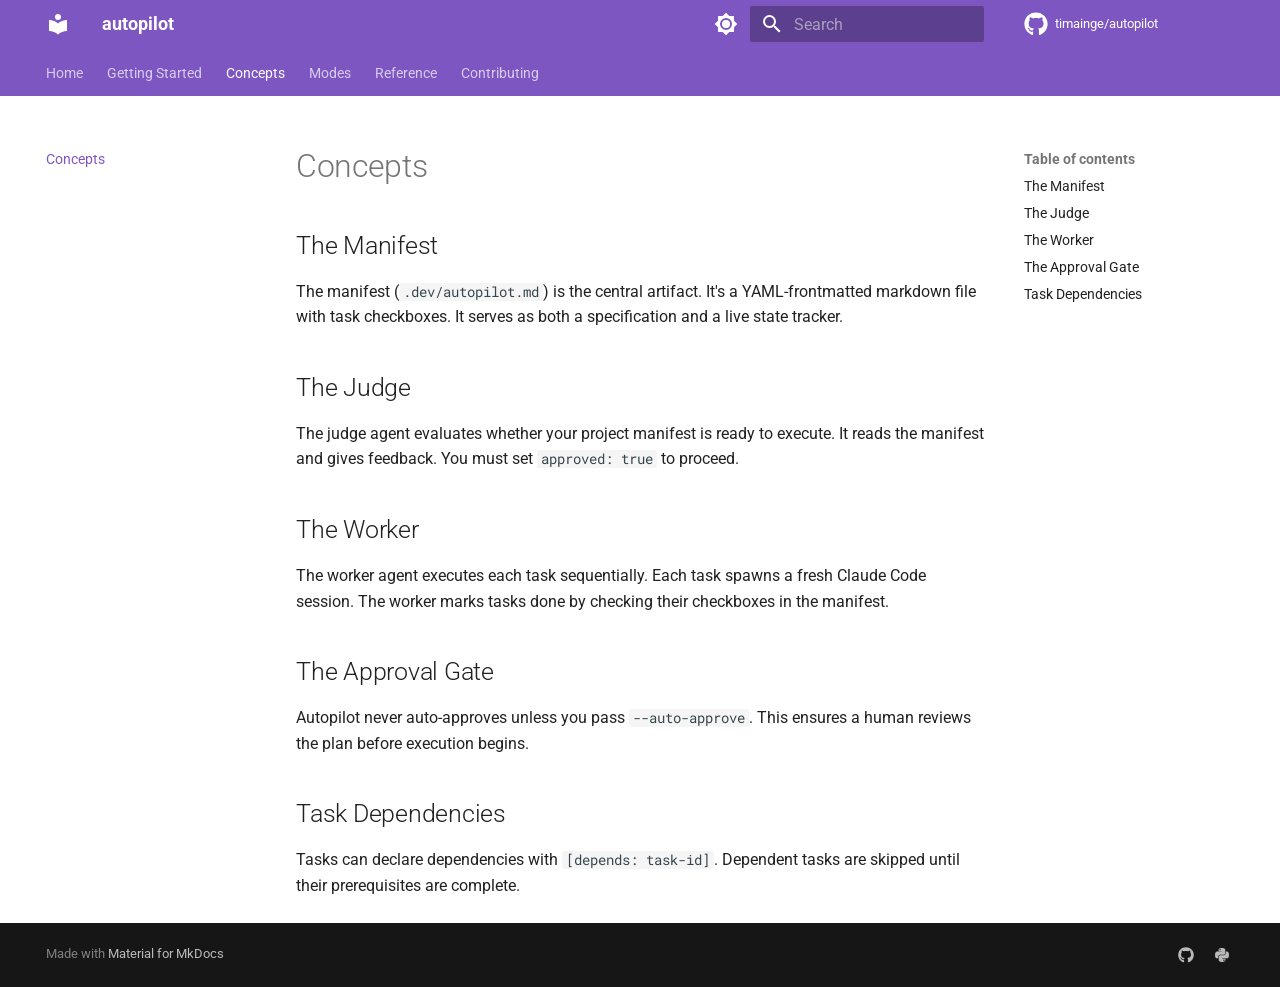
<file: concepts/index.html>
<!doctype html><html lang=en class=no-js> <head><meta charset=utf-8><meta name=viewport content="width=device-width,initial-scale=1"><meta name=description content="Autonomous project session orchestrator for Claude Code"><link href=https://timainge.github.io/autopilot/concepts/ rel=canonical><link href=../getting-started/ rel=prev><link href=../modes/plan-mode/ rel=next><link rel=icon href=../assets/images/favicon.png><meta name=generator content="mkdocs-1.6.1, mkdocs-material-9.7.4"><title>Concepts - autopilot</title><link rel=stylesheet href=../assets/stylesheets/main.484c7ddc.min.css><link rel=stylesheet href=../assets/stylesheets/palette.ab4e12ef.min.css><link rel=preconnect href=https://fonts.gstatic.com crossorigin><link rel=stylesheet href="https://fonts.googleapis.com/css?family=Roboto:300,300i,400,400i,700,700i%7CRoboto+Mono:400,400i,700,700i&display=fallback"><style>:root{--md-text-font:"Roboto";--md-code-font:"Roboto Mono"}</style><script>__md_scope=new URL("..",location),__md_hash=e=>[...e].reduce(((e,_)=>(e<<5)-e+_.charCodeAt(0)),0),__md_get=(e,_=localStorage,t=__md_scope)=>JSON.parse(_.getItem(t.pathname+"."+e)),__md_set=(e,_,t=localStorage,a=__md_scope)=>{try{t.setItem(a.pathname+"."+e,JSON.stringify(_))}catch(e){}}</script></head> <body dir=ltr data-md-color-scheme=default data-md-color-primary=deep-purple data-md-color-accent=purple> <input class=md-toggle data-md-toggle=drawer type=checkbox id=__drawer autocomplete=off> <input class=md-toggle data-md-toggle=search type=checkbox id=__search autocomplete=off> <label class=md-overlay for=__drawer></label> <div data-md-component=skip> <a href=#concepts class=md-skip> Skip to content </a> </div> <div data-md-component=announce> </div> <header class=md-header data-md-component=header> <nav class="md-header__inner md-grid" aria-label=Header> <a href=.. title=autopilot class="md-header__button md-logo" aria-label=autopilot data-md-component=logo> <svg xmlns=http://www.w3.org/2000/svg viewbox="0 0 24 24"><path d="M12 8a3 3 0 0 0 3-3 3 3 0 0 0-3-3 3 3 0 0 0-3 3 3 3 0 0 0 3 3m0 3.54C9.64 9.35 6.5 8 3 8v11c3.5 0 6.64 1.35 9 3.54 2.36-2.19 5.5-3.54 9-3.54V8c-3.5 0-6.64 1.35-9 3.54"/></svg> </a> <label class="md-header__button md-icon" for=__drawer> <svg xmlns=http://www.w3.org/2000/svg viewbox="0 0 24 24"><path d="M3 6h18v2H3zm0 5h18v2H3zm0 5h18v2H3z"/></svg> </label> <div class=md-header__title data-md-component=header-title> <div class=md-header__ellipsis> <div class=md-header__topic> <span class=md-ellipsis> autopilot </span> </div> <div class=md-header__topic data-md-component=header-topic> <span class=md-ellipsis> Concepts </span> </div> </div> </div> <form class=md-header__option data-md-component=palette> <input class=md-option data-md-color-media data-md-color-scheme=default data-md-color-primary=deep-purple data-md-color-accent=purple aria-label="Switch to dark mode" type=radio name=__palette id=__palette_0> <label class="md-header__button md-icon" title="Switch to dark mode" for=__palette_1 hidden> <svg xmlns=http://www.w3.org/2000/svg viewbox="0 0 24 24"><path d="M12 8a4 4 0 0 0-4 4 4 4 0 0 0 4 4 4 4 0 0 0 4-4 4 4 0 0 0-4-4m0 10a6 6 0 0 1-6-6 6 6 0 0 1 6-6 6 6 0 0 1 6 6 6 6 0 0 1-6 6m8-9.31V4h-4.69L12 .69 8.69 4H4v4.69L.69 12 4 15.31V20h4.69L12 23.31 15.31 20H20v-4.69L23.31 12z"/></svg> </label> <input class=md-option data-md-color-media data-md-color-scheme=slate data-md-color-primary=deep-purple data-md-color-accent=purple aria-label="Switch to light mode" type=radio name=__palette id=__palette_1> <label class="md-header__button md-icon" title="Switch to light mode" for=__palette_0 hidden> <svg xmlns=http://www.w3.org/2000/svg viewbox="0 0 24 24"><path d="M12 18c-.89 0-1.74-.2-2.5-.55C11.56 16.5 13 14.42 13 12s-1.44-4.5-3.5-5.45C10.26 6.2 11.11 6 12 6a6 6 0 0 1 6 6 6 6 0 0 1-6 6m8-9.31V4h-4.69L12 .69 8.69 4H4v4.69L.69 12 4 15.31V20h4.69L12 23.31 15.31 20H20v-4.69L23.31 12z"/></svg> </label> </form> <script>var palette=__md_get("__palette");if(palette&&palette.color){if("(prefers-color-scheme)"===palette.color.media){var media=matchMedia("(prefers-color-scheme: light)"),input=document.querySelector(media.matches?"[data-md-color-media='(prefers-color-scheme: light)']":"[data-md-color-media='(prefers-color-scheme: dark)']");palette.color.media=input.getAttribute("data-md-color-media"),palette.color.scheme=input.getAttribute("data-md-color-scheme"),palette.color.primary=input.getAttribute("data-md-color-primary"),palette.color.accent=input.getAttribute("data-md-color-accent")}for(var[key,value]of Object.entries(palette.color))document.body.setAttribute("data-md-color-"+key,value)}</script> <label class="md-header__button md-icon" for=__search> <svg xmlns=http://www.w3.org/2000/svg viewbox="0 0 24 24"><path d="M9.5 3A6.5 6.5 0 0 1 16 9.5c0 1.61-.59 3.09-1.56 4.23l.27.27h.79l5 5-1.5 1.5-5-5v-.79l-.27-.27A6.52 6.52 0 0 1 9.5 16 6.5 6.5 0 0 1 3 9.5 6.5 6.5 0 0 1 9.5 3m0 2C7 5 5 7 5 9.5S7 14 9.5 14 14 12 14 9.5 12 5 9.5 5"/></svg> </label> <div class=md-search data-md-component=search role=dialog> <label class=md-search__overlay for=__search></label> <div class=md-search__inner role=search> <form class=md-search__form name=search> <input type=text class=md-search__input name=query aria-label=Search placeholder=Search autocapitalize=off autocorrect=off autocomplete=off spellcheck=false data-md-component=search-query required> <label class="md-search__icon md-icon" for=__search> <svg xmlns=http://www.w3.org/2000/svg viewbox="0 0 24 24"><path d="M9.5 3A6.5 6.5 0 0 1 16 9.5c0 1.61-.59 3.09-1.56 4.23l.27.27h.79l5 5-1.5 1.5-5-5v-.79l-.27-.27A6.52 6.52 0 0 1 9.5 16 6.5 6.5 0 0 1 3 9.5 6.5 6.5 0 0 1 9.5 3m0 2C7 5 5 7 5 9.5S7 14 9.5 14 14 12 14 9.5 12 5 9.5 5"/></svg> <svg xmlns=http://www.w3.org/2000/svg viewbox="0 0 24 24"><path d="M20 11v2H8l5.5 5.5-1.42 1.42L4.16 12l7.92-7.92L13.5 5.5 8 11z"/></svg> </label> <nav class=md-search__options aria-label=Search> <button type=reset class="md-search__icon md-icon" title=Clear aria-label=Clear tabindex=-1> <svg xmlns=http://www.w3.org/2000/svg viewbox="0 0 24 24"><path d="M19 6.41 17.59 5 12 10.59 6.41 5 5 6.41 10.59 12 5 17.59 6.41 19 12 13.41 17.59 19 19 17.59 13.41 12z"/></svg> </button> </nav> <div class=md-search__suggest data-md-component=search-suggest></div> </form> <div class=md-search__output> <div class=md-search__scrollwrap tabindex=0 data-md-scrollfix> <div class=md-search-result data-md-component=search-result> <div class=md-search-result__meta> Initializing search </div> <ol class=md-search-result__list role=presentation></ol> </div> </div> </div> </div> </div> <div class=md-header__source> <a href=https://github.com/timainge/autopilot title="Go to repository" class=md-source data-md-component=source> <div class="md-source__icon md-icon"> <svg xmlns=http://www.w3.org/2000/svg viewbox="0 0 512 512"><!-- Font Awesome Free 7.1.0 by @fontawesome - https://fontawesome.com License - https://fontawesome.com/license/free (Icons: CC BY 4.0, Fonts: SIL OFL 1.1, Code: MIT License) Copyright 2025 Fonticons, Inc.--><path d="M173.9 397.4c0 2-2.3 3.6-5.2 3.6-3.3.3-5.6-1.3-5.6-3.6 0-2 2.3-3.6 5.2-3.6 3-.3 5.6 1.3 5.6 3.6m-31.1-4.5c-.7 2 1.3 4.3 4.3 4.9 2.6 1 5.6 0 6.2-2s-1.3-4.3-4.3-5.2c-2.6-.7-5.5.3-6.2 2.3m44.2-1.7c-2.9.7-4.9 2.6-4.6 4.9.3 2 2.9 3.3 5.9 2.6 2.9-.7 4.9-2.6 4.6-4.6-.3-1.9-3-3.2-5.9-2.9M252.8 8C114.1 8 8 113.3 8 252c0 110.9 69.8 205.8 169.5 239.2 12.8 2.3 17.3-5.6 17.3-12.1 0-6.2-.3-40.4-.3-61.4 0 0-70 15-84.7-29.8 0 0-11.4-29.1-27.8-36.6 0 0-22.9-15.7 1.6-15.4 0 0 24.9 2 38.6 25.8 21.9 38.6 58.6 27.5 72.9 20.9 2.3-16 8.8-27.1 16-33.7-55.9-6.2-112.3-14.3-112.3-110.5 0-27.5 7.6-41.3 23.6-58.9-2.6-6.5-11.1-33.3 2.6-67.9 20.9-6.5 69 27 69 27 20-5.6 41.5-8.5 62.8-8.5s42.8 2.9 62.8 8.5c0 0 48.1-33.6 69-27 13.7 34.7 5.2 61.4 2.6 67.9 16 17.7 25.8 31.5 25.8 58.9 0 96.5-58.9 104.2-114.8 110.5 9.2 7.9 17 22.9 17 46.4 0 33.7-.3 75.4-.3 83.6 0 6.5 4.6 14.4 17.3 12.1C436.2 457.8 504 362.9 504 252 504 113.3 391.5 8 252.8 8M105.2 352.9c-1.3 1-1 3.3.7 5.2 1.6 1.6 3.9 2.3 5.2 1 1.3-1 1-3.3-.7-5.2-1.6-1.6-3.9-2.3-5.2-1m-10.8-8.1c-.7 1.3.3 2.9 2.3 3.9 1.6 1 3.6.7 4.3-.7.7-1.3-.3-2.9-2.3-3.9-2-.6-3.6-.3-4.3.7m32.4 35.6c-1.6 1.3-1 4.3 1.3 6.2 2.3 2.3 5.2 2.6 6.5 1 1.3-1.3.7-4.3-1.3-6.2-2.2-2.3-5.2-2.6-6.5-1m-11.4-14.7c-1.6 1-1.6 3.6 0 5.9s4.3 3.3 5.6 2.3c1.6-1.3 1.6-3.9 0-6.2-1.4-2.3-4-3.3-5.6-2"/></svg> </div> <div class=md-source__repository> timainge/autopilot </div> </a> </div> </nav> </header> <div class=md-container data-md-component=container> <nav class=md-tabs aria-label=Tabs data-md-component=tabs> <div class=md-grid> <ul class=md-tabs__list> <li class=md-tabs__item> <a href=.. class=md-tabs__link> Home </a> </li> <li class=md-tabs__item> <a href=../getting-started/ class=md-tabs__link> Getting Started </a> </li> <li class="md-tabs__item md-tabs__item--active"> <a href=./ class=md-tabs__link> Concepts </a> </li> <li class=md-tabs__item> <a href=../modes/plan-mode/ class=md-tabs__link> Modes </a> </li> <li class=md-tabs__item> <a href=../manifest-format/ class=md-tabs__link> Reference </a> </li> <li class=md-tabs__item> <a href=../contributing/ class=md-tabs__link> Contributing </a> </li> </ul> </div> </nav> <main class=md-main data-md-component=main> <div class="md-main__inner md-grid"> <div class="md-sidebar md-sidebar--primary" data-md-component=sidebar data-md-type=navigation> <div class=md-sidebar__scrollwrap> <div class=md-sidebar__inner> <nav class="md-nav md-nav--primary md-nav--lifted" aria-label=Navigation data-md-level=0> <label class=md-nav__title for=__drawer> <a href=.. title=autopilot class="md-nav__button md-logo" aria-label=autopilot data-md-component=logo> <svg xmlns=http://www.w3.org/2000/svg viewbox="0 0 24 24"><path d="M12 8a3 3 0 0 0 3-3 3 3 0 0 0-3-3 3 3 0 0 0-3 3 3 3 0 0 0 3 3m0 3.54C9.64 9.35 6.5 8 3 8v11c3.5 0 6.64 1.35 9 3.54 2.36-2.19 5.5-3.54 9-3.54V8c-3.5 0-6.64 1.35-9 3.54"/></svg> </a> autopilot </label> <div class=md-nav__source> <a href=https://github.com/timainge/autopilot title="Go to repository" class=md-source data-md-component=source> <div class="md-source__icon md-icon"> <svg xmlns=http://www.w3.org/2000/svg viewbox="0 0 512 512"><!-- Font Awesome Free 7.1.0 by @fontawesome - https://fontawesome.com License - https://fontawesome.com/license/free (Icons: CC BY 4.0, Fonts: SIL OFL 1.1, Code: MIT License) Copyright 2025 Fonticons, Inc.--><path d="M173.9 397.4c0 2-2.3 3.6-5.2 3.6-3.3.3-5.6-1.3-5.6-3.6 0-2 2.3-3.6 5.2-3.6 3-.3 5.6 1.3 5.6 3.6m-31.1-4.5c-.7 2 1.3 4.3 4.3 4.9 2.6 1 5.6 0 6.2-2s-1.3-4.3-4.3-5.2c-2.6-.7-5.5.3-6.2 2.3m44.2-1.7c-2.9.7-4.9 2.6-4.6 4.9.3 2 2.9 3.3 5.9 2.6 2.9-.7 4.9-2.6 4.6-4.6-.3-1.9-3-3.2-5.9-2.9M252.8 8C114.1 8 8 113.3 8 252c0 110.9 69.8 205.8 169.5 239.2 12.8 2.3 17.3-5.6 17.3-12.1 0-6.2-.3-40.4-.3-61.4 0 0-70 15-84.7-29.8 0 0-11.4-29.1-27.8-36.6 0 0-22.9-15.7 1.6-15.4 0 0 24.9 2 38.6 25.8 21.9 38.6 58.6 27.5 72.9 20.9 2.3-16 8.8-27.1 16-33.7-55.9-6.2-112.3-14.3-112.3-110.5 0-27.5 7.6-41.3 23.6-58.9-2.6-6.5-11.1-33.3 2.6-67.9 20.9-6.5 69 27 69 27 20-5.6 41.5-8.5 62.8-8.5s42.8 2.9 62.8 8.5c0 0 48.1-33.6 69-27 13.7 34.7 5.2 61.4 2.6 67.9 16 17.7 25.8 31.5 25.8 58.9 0 96.5-58.9 104.2-114.8 110.5 9.2 7.9 17 22.9 17 46.4 0 33.7-.3 75.4-.3 83.6 0 6.5 4.6 14.4 17.3 12.1C436.2 457.8 504 362.9 504 252 504 113.3 391.5 8 252.8 8M105.2 352.9c-1.3 1-1 3.3.7 5.2 1.6 1.6 3.9 2.3 5.2 1 1.3-1 1-3.3-.7-5.2-1.6-1.6-3.9-2.3-5.2-1m-10.8-8.1c-.7 1.3.3 2.9 2.3 3.9 1.6 1 3.6.7 4.3-.7.7-1.3-.3-2.9-2.3-3.9-2-.6-3.6-.3-4.3.7m32.4 35.6c-1.6 1.3-1 4.3 1.3 6.2 2.3 2.3 5.2 2.6 6.5 1 1.3-1.3.7-4.3-1.3-6.2-2.2-2.3-5.2-2.6-6.5-1m-11.4-14.7c-1.6 1-1.6 3.6 0 5.9s4.3 3.3 5.6 2.3c1.6-1.3 1.6-3.9 0-6.2-1.4-2.3-4-3.3-5.6-2"/></svg> </div> <div class=md-source__repository> timainge/autopilot </div> </a> </div> <ul class=md-nav__list data-md-scrollfix> <li class=md-nav__item> <a href=.. class=md-nav__link> <span class=md-ellipsis> Home </span> </a> </li> <li class=md-nav__item> <a href=../getting-started/ class=md-nav__link> <span class=md-ellipsis> Getting Started </span> </a> </li> <li class="md-nav__item md-nav__item--active"> <input class="md-nav__toggle md-toggle" type=checkbox id=__toc> <label class="md-nav__link md-nav__link--active" for=__toc> <span class=md-ellipsis> Concepts </span> <span class="md-nav__icon md-icon"></span> </label> <a href=./ class="md-nav__link md-nav__link--active"> <span class=md-ellipsis> Concepts </span> </a> <nav class="md-nav md-nav--secondary" aria-label="Table of contents"> <label class=md-nav__title for=__toc> <span class="md-nav__icon md-icon"></span> Table of contents </label> <ul class=md-nav__list data-md-component=toc data-md-scrollfix> <li class=md-nav__item> <a href=#the-manifest class=md-nav__link> <span class=md-ellipsis> The Manifest </span> </a> </li> <li class=md-nav__item> <a href=#the-judge class=md-nav__link> <span class=md-ellipsis> The Judge </span> </a> </li> <li class=md-nav__item> <a href=#the-worker class=md-nav__link> <span class=md-ellipsis> The Worker </span> </a> </li> <li class=md-nav__item> <a href=#the-approval-gate class=md-nav__link> <span class=md-ellipsis> The Approval Gate </span> </a> </li> <li class=md-nav__item> <a href=#task-dependencies class=md-nav__link> <span class=md-ellipsis> Task Dependencies </span> </a> </li> </ul> </nav> </li> <li class="md-nav__item md-nav__item--nested"> <input class="md-nav__toggle md-toggle " type=checkbox id=__nav_4> <label class=md-nav__link for=__nav_4 id=__nav_4_label tabindex=0> <span class=md-ellipsis> Modes </span> <span class="md-nav__icon md-icon"></span> </label> <nav class=md-nav data-md-level=1 aria-labelledby=__nav_4_label aria-expanded=false> <label class=md-nav__title for=__nav_4> <span class="md-nav__icon md-icon"></span> Modes </label> <ul class=md-nav__list data-md-scrollfix> <li class=md-nav__item> <a href=../modes/plan-mode/ class=md-nav__link> <span class=md-ellipsis> Plan Mode </span> </a> </li> <li class=md-nav__item> <a href=../modes/research-mode/ class=md-nav__link> <span class=md-ellipsis> Research Mode </span> </a> </li> <li class=md-nav__item> <a href=../modes/roadmap-mode/ class=md-nav__link> <span class=md-ellipsis> Roadmap Mode </span> </a> </li> <li class=md-nav__item> <a href=../modes/portfolio-mode/ class=md-nav__link> <span class=md-ellipsis> Portfolio Mode </span> </a> </li> </ul> </nav> </li> <li class="md-nav__item md-nav__item--nested"> <input class="md-nav__toggle md-toggle " type=checkbox id=__nav_5> <label class=md-nav__link for=__nav_5 id=__nav_5_label tabindex=0> <span class=md-ellipsis> Reference </span> <span class="md-nav__icon md-icon"></span> </label> <nav class=md-nav data-md-level=1 aria-labelledby=__nav_5_label aria-expanded=false> <label class=md-nav__title for=__nav_5> <span class="md-nav__icon md-icon"></span> Reference </label> <ul class=md-nav__list data-md-scrollfix> <li class=md-nav__item> <a href=../manifest-format/ class=md-nav__link> <span class=md-ellipsis> Manifest Format </span> </a> </li> <li class=md-nav__item> <a href=../cli-reference/ class=md-nav__link> <span class=md-ellipsis> CLI Reference </span> </a> </li> <li class=md-nav__item> <a href=../agent-roles/ class=md-nav__link> <span class=md-ellipsis> Agent Roles </span> </a> </li> </ul> </nav> </li> <li class=md-nav__item> <a href=../contributing/ class=md-nav__link> <span class=md-ellipsis> Contributing </span> </a> </li> </ul> </nav> </div> </div> </div> <div class="md-sidebar md-sidebar--secondary" data-md-component=sidebar data-md-type=toc> <div class=md-sidebar__scrollwrap> <div class=md-sidebar__inner> <nav class="md-nav md-nav--secondary" aria-label="Table of contents"> <label class=md-nav__title for=__toc> <span class="md-nav__icon md-icon"></span> Table of contents </label> <ul class=md-nav__list data-md-component=toc data-md-scrollfix> <li class=md-nav__item> <a href=#the-manifest class=md-nav__link> <span class=md-ellipsis> The Manifest </span> </a> </li> <li class=md-nav__item> <a href=#the-judge class=md-nav__link> <span class=md-ellipsis> The Judge </span> </a> </li> <li class=md-nav__item> <a href=#the-worker class=md-nav__link> <span class=md-ellipsis> The Worker </span> </a> </li> <li class=md-nav__item> <a href=#the-approval-gate class=md-nav__link> <span class=md-ellipsis> The Approval Gate </span> </a> </li> <li class=md-nav__item> <a href=#task-dependencies class=md-nav__link> <span class=md-ellipsis> Task Dependencies </span> </a> </li> </ul> </nav> </div> </div> </div> <div class=md-content data-md-component=content> <article class="md-content__inner md-typeset"> <h1 id=concepts>Concepts<a class=headerlink href=#concepts title="Permanent link">&para;</a></h1> <h2 id=the-manifest>The Manifest<a class=headerlink href=#the-manifest title="Permanent link">&para;</a></h2> <p>The manifest (<code>.dev/autopilot.md</code>) is the central artifact. It's a YAML-frontmatted markdown file with task checkboxes. It serves as both a specification and a live state tracker.</p> <h2 id=the-judge>The Judge<a class=headerlink href=#the-judge title="Permanent link">&para;</a></h2> <p>The judge agent evaluates whether your project manifest is ready to execute. It reads the manifest and gives feedback. You must set <code>approved: true</code> to proceed.</p> <h2 id=the-worker>The Worker<a class=headerlink href=#the-worker title="Permanent link">&para;</a></h2> <p>The worker agent executes each task sequentially. Each task spawns a fresh Claude Code session. The worker marks tasks done by checking their checkboxes in the manifest.</p> <h2 id=the-approval-gate>The Approval Gate<a class=headerlink href=#the-approval-gate title="Permanent link">&para;</a></h2> <p>Autopilot never auto-approves unless you pass <code>--auto-approve</code>. This ensures a human reviews the plan before execution begins.</p> <h2 id=task-dependencies>Task Dependencies<a class=headerlink href=#task-dependencies title="Permanent link">&para;</a></h2> <p>Tasks can declare dependencies with <code>[depends: task-id]</code>. Dependent tasks are skipped until their prerequisites are complete.</p> </article> </div> <script>var tabs=__md_get("__tabs");if(Array.isArray(tabs))e:for(var set of document.querySelectorAll(".tabbed-set")){var labels=set.querySelector(".tabbed-labels");for(var tab of tabs)for(var label of labels.getElementsByTagName("label"))if(label.innerText.trim()===tab){var input=document.getElementById(label.htmlFor);input.checked=!0;continue e}}</script> <script>var target=document.getElementById(location.hash.slice(1));target&&target.name&&(target.checked=target.name.startsWith("__tabbed_"))</script> </div> <button type=button class="md-top md-icon" data-md-component=top hidden> <svg xmlns=http://www.w3.org/2000/svg viewbox="0 0 24 24"><path d="M13 20h-2V8l-5.5 5.5-1.42-1.42L12 4.16l7.92 7.92-1.42 1.42L13 8z"/></svg> Back to top </button> </main> <footer class=md-footer> <div class="md-footer-meta md-typeset"> <div class="md-footer-meta__inner md-grid"> <div class=md-copyright> Made with <a href=https://squidfunk.github.io/mkdocs-material/ target=_blank rel=noopener> Material for MkDocs </a> </div> <div class=md-social> <a href=https://github.com/timainge/autopilot target=_blank rel=noopener title=github.com class=md-social__link> <svg xmlns=http://www.w3.org/2000/svg viewbox="0 0 512 512"><!-- Font Awesome Free 7.1.0 by @fontawesome - https://fontawesome.com License - https://fontawesome.com/license/free (Icons: CC BY 4.0, Fonts: SIL OFL 1.1, Code: MIT License) Copyright 2025 Fonticons, Inc.--><path d="M173.9 397.4c0 2-2.3 3.6-5.2 3.6-3.3.3-5.6-1.3-5.6-3.6 0-2 2.3-3.6 5.2-3.6 3-.3 5.6 1.3 5.6 3.6m-31.1-4.5c-.7 2 1.3 4.3 4.3 4.9 2.6 1 5.6 0 6.2-2s-1.3-4.3-4.3-5.2c-2.6-.7-5.5.3-6.2 2.3m44.2-1.7c-2.9.7-4.9 2.6-4.6 4.9.3 2 2.9 3.3 5.9 2.6 2.9-.7 4.9-2.6 4.6-4.6-.3-1.9-3-3.2-5.9-2.9M252.8 8C114.1 8 8 113.3 8 252c0 110.9 69.8 205.8 169.5 239.2 12.8 2.3 17.3-5.6 17.3-12.1 0-6.2-.3-40.4-.3-61.4 0 0-70 15-84.7-29.8 0 0-11.4-29.1-27.8-36.6 0 0-22.9-15.7 1.6-15.4 0 0 24.9 2 38.6 25.8 21.9 38.6 58.6 27.5 72.9 20.9 2.3-16 8.8-27.1 16-33.7-55.9-6.2-112.3-14.3-112.3-110.5 0-27.5 7.6-41.3 23.6-58.9-2.6-6.5-11.1-33.3 2.6-67.9 20.9-6.5 69 27 69 27 20-5.6 41.5-8.5 62.8-8.5s42.8 2.9 62.8 8.5c0 0 48.1-33.6 69-27 13.7 34.7 5.2 61.4 2.6 67.9 16 17.7 25.8 31.5 25.8 58.9 0 96.5-58.9 104.2-114.8 110.5 9.2 7.9 17 22.9 17 46.4 0 33.7-.3 75.4-.3 83.6 0 6.5 4.6 14.4 17.3 12.1C436.2 457.8 504 362.9 504 252 504 113.3 391.5 8 252.8 8M105.2 352.9c-1.3 1-1 3.3.7 5.2 1.6 1.6 3.9 2.3 5.2 1 1.3-1 1-3.3-.7-5.2-1.6-1.6-3.9-2.3-5.2-1m-10.8-8.1c-.7 1.3.3 2.9 2.3 3.9 1.6 1 3.6.7 4.3-.7.7-1.3-.3-2.9-2.3-3.9-2-.6-3.6-.3-4.3.7m32.4 35.6c-1.6 1.3-1 4.3 1.3 6.2 2.3 2.3 5.2 2.6 6.5 1 1.3-1.3.7-4.3-1.3-6.2-2.2-2.3-5.2-2.6-6.5-1m-11.4-14.7c-1.6 1-1.6 3.6 0 5.9s4.3 3.3 5.6 2.3c1.6-1.3 1.6-3.9 0-6.2-1.4-2.3-4-3.3-5.6-2"/></svg> </a> <a href=https://pypi.org/project/claude-autopilot/ target=_blank rel=noopener title=pypi.org class=md-social__link> <svg xmlns=http://www.w3.org/2000/svg viewbox="0 0 448 512"><!-- Font Awesome Free 7.1.0 by @fontawesome - https://fontawesome.com License - https://fontawesome.com/license/free (Icons: CC BY 4.0, Fonts: SIL OFL 1.1, Code: MIT License) Copyright 2025 Fonticons, Inc.--><path d="M439.8 200.5c-7.7-30.9-22.3-54.2-53.4-54.2h-40.1v47.4c0 36.8-31.2 67.8-66.8 67.8H172.7c-29.2 0-53.4 25-53.4 54.3v101.8c0 29 25.2 46 53.4 54.3 33.8 9.9 66.3 11.7 106.8 0 26.9-7.8 53.4-23.5 53.4-54.3v-40.7H226.2v-13.6h160.2c31.1 0 42.6-21.7 53.4-54.2 11.2-33.5 10.7-65.7 0-108.6M286.2 444.7a20.4 20.4 0 1 1 0-40.7 20.4 20.4 0 1 1 0 40.7M167.8 248.1h106.8c29.7 0 53.4-24.5 53.4-54.3V91.9c0-29-24.4-50.7-53.4-55.6-35.8-5.9-74.7-5.6-106.8.1-45.2 8-53.4 24.7-53.4 55.6v40.7h106.9v13.6h-147c-31.1 0-58.3 18.7-66.8 54.2-9.8 40.7-10.2 66.1 0 108.6 7.6 31.6 25.7 54.2 56.8 54.2H101v-48.8c0-35.3 30.5-66.4 66.8-66.4m-6.6-183.4a20.4 20.4 0 1 1 0 40.8 20.4 20.4 0 1 1 0-40.8"/></svg> </a> </div> </div> </div> </footer> </div> <div class=md-dialog data-md-component=dialog> <div class="md-dialog__inner md-typeset"></div> </div> <script id=__config type=application/json>{"annotate": null, "base": "..", "features": ["navigation.tabs", "navigation.sections", "navigation.top", "navigation.tracking", "search.highlight", "search.suggest", "content.code.copy", "content.code.annotate", "content.tabs.link"], "search": "../assets/javascripts/workers/search.2c215733.min.js", "tags": null, "translations": {"clipboard.copied": "Copied to clipboard", "clipboard.copy": "Copy to clipboard", "search.result.more.one": "1 more on this page", "search.result.more.other": "# more on this page", "search.result.none": "No matching documents", "search.result.one": "1 matching document", "search.result.other": "# matching documents", "search.result.placeholder": "Type to start searching", "search.result.term.missing": "Missing", "select.version": "Select version"}, "version": null}</script> <script src=../assets/javascripts/bundle.79ae519e.min.js></script> </body> </html>
</file>
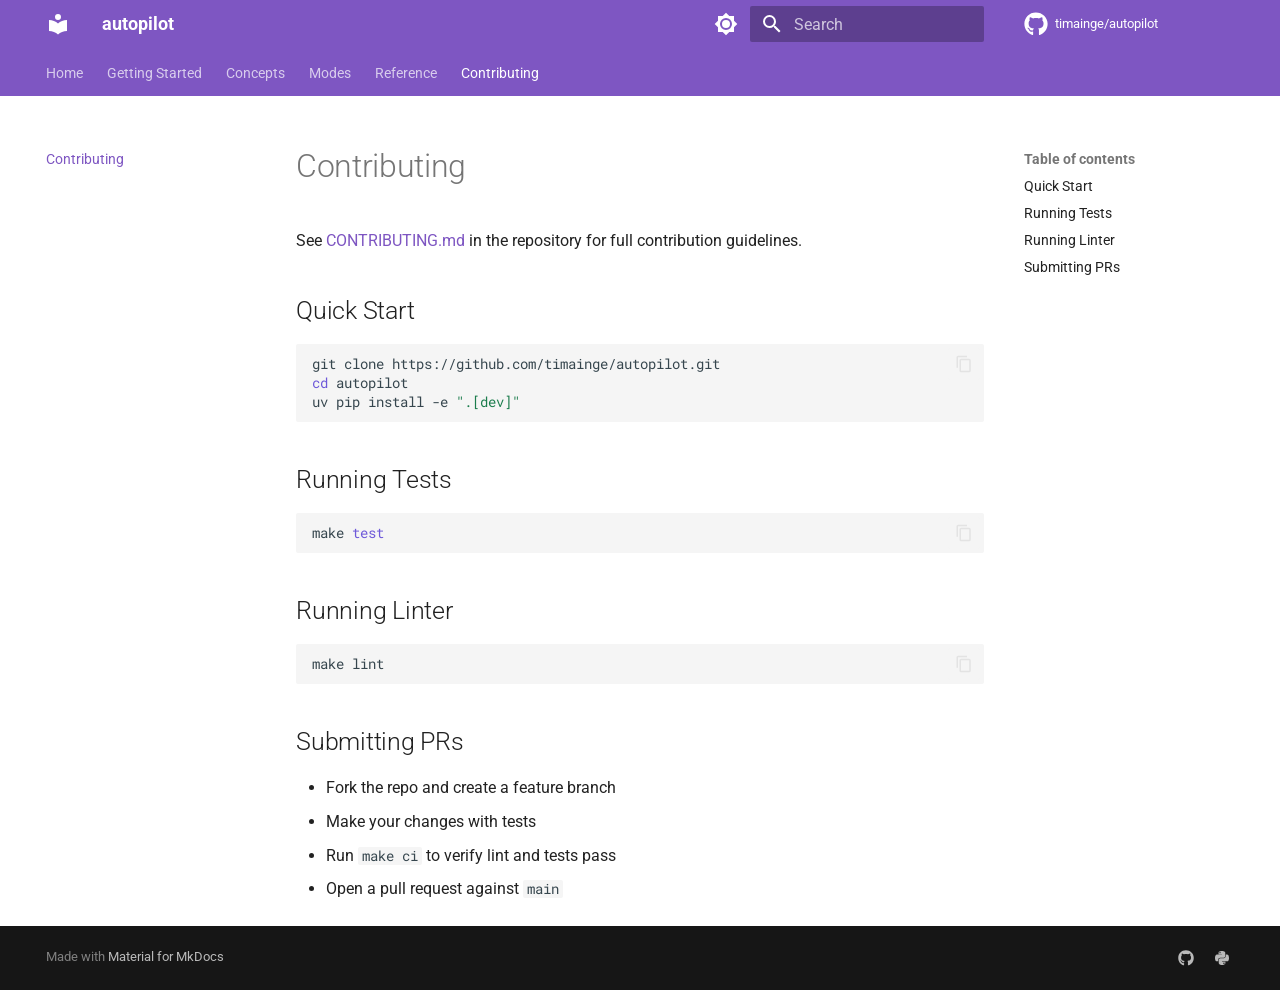
<file: contributing/index.html>
<!doctype html><html lang=en class=no-js> <head><meta charset=utf-8><meta name=viewport content="width=device-width,initial-scale=1"><meta name=description content="Autonomous project session orchestrator for Claude Code"><link href=https://timainge.github.io/autopilot/contributing/ rel=canonical><link href=../agent-roles/ rel=prev><link rel=icon href=../assets/images/favicon.png><meta name=generator content="mkdocs-1.6.1, mkdocs-material-9.7.4"><title>Contributing - autopilot</title><link rel=stylesheet href=../assets/stylesheets/main.484c7ddc.min.css><link rel=stylesheet href=../assets/stylesheets/palette.ab4e12ef.min.css><link rel=preconnect href=https://fonts.gstatic.com crossorigin><link rel=stylesheet href="https://fonts.googleapis.com/css?family=Roboto:300,300i,400,400i,700,700i%7CRoboto+Mono:400,400i,700,700i&display=fallback"><style>:root{--md-text-font:"Roboto";--md-code-font:"Roboto Mono"}</style><script>__md_scope=new URL("..",location),__md_hash=e=>[...e].reduce(((e,_)=>(e<<5)-e+_.charCodeAt(0)),0),__md_get=(e,_=localStorage,t=__md_scope)=>JSON.parse(_.getItem(t.pathname+"."+e)),__md_set=(e,_,t=localStorage,a=__md_scope)=>{try{t.setItem(a.pathname+"."+e,JSON.stringify(_))}catch(e){}}</script></head> <body dir=ltr data-md-color-scheme=default data-md-color-primary=deep-purple data-md-color-accent=purple> <input class=md-toggle data-md-toggle=drawer type=checkbox id=__drawer autocomplete=off> <input class=md-toggle data-md-toggle=search type=checkbox id=__search autocomplete=off> <label class=md-overlay for=__drawer></label> <div data-md-component=skip> <a href=#contributing class=md-skip> Skip to content </a> </div> <div data-md-component=announce> </div> <header class=md-header data-md-component=header> <nav class="md-header__inner md-grid" aria-label=Header> <a href=.. title=autopilot class="md-header__button md-logo" aria-label=autopilot data-md-component=logo> <svg xmlns=http://www.w3.org/2000/svg viewbox="0 0 24 24"><path d="M12 8a3 3 0 0 0 3-3 3 3 0 0 0-3-3 3 3 0 0 0-3 3 3 3 0 0 0 3 3m0 3.54C9.64 9.35 6.5 8 3 8v11c3.5 0 6.64 1.35 9 3.54 2.36-2.19 5.5-3.54 9-3.54V8c-3.5 0-6.64 1.35-9 3.54"/></svg> </a> <label class="md-header__button md-icon" for=__drawer> <svg xmlns=http://www.w3.org/2000/svg viewbox="0 0 24 24"><path d="M3 6h18v2H3zm0 5h18v2H3zm0 5h18v2H3z"/></svg> </label> <div class=md-header__title data-md-component=header-title> <div class=md-header__ellipsis> <div class=md-header__topic> <span class=md-ellipsis> autopilot </span> </div> <div class=md-header__topic data-md-component=header-topic> <span class=md-ellipsis> Contributing </span> </div> </div> </div> <form class=md-header__option data-md-component=palette> <input class=md-option data-md-color-media data-md-color-scheme=default data-md-color-primary=deep-purple data-md-color-accent=purple aria-label="Switch to dark mode" type=radio name=__palette id=__palette_0> <label class="md-header__button md-icon" title="Switch to dark mode" for=__palette_1 hidden> <svg xmlns=http://www.w3.org/2000/svg viewbox="0 0 24 24"><path d="M12 8a4 4 0 0 0-4 4 4 4 0 0 0 4 4 4 4 0 0 0 4-4 4 4 0 0 0-4-4m0 10a6 6 0 0 1-6-6 6 6 0 0 1 6-6 6 6 0 0 1 6 6 6 6 0 0 1-6 6m8-9.31V4h-4.69L12 .69 8.69 4H4v4.69L.69 12 4 15.31V20h4.69L12 23.31 15.31 20H20v-4.69L23.31 12z"/></svg> </label> <input class=md-option data-md-color-media data-md-color-scheme=slate data-md-color-primary=deep-purple data-md-color-accent=purple aria-label="Switch to light mode" type=radio name=__palette id=__palette_1> <label class="md-header__button md-icon" title="Switch to light mode" for=__palette_0 hidden> <svg xmlns=http://www.w3.org/2000/svg viewbox="0 0 24 24"><path d="M12 18c-.89 0-1.74-.2-2.5-.55C11.56 16.5 13 14.42 13 12s-1.44-4.5-3.5-5.45C10.26 6.2 11.11 6 12 6a6 6 0 0 1 6 6 6 6 0 0 1-6 6m8-9.31V4h-4.69L12 .69 8.69 4H4v4.69L.69 12 4 15.31V20h4.69L12 23.31 15.31 20H20v-4.69L23.31 12z"/></svg> </label> </form> <script>var palette=__md_get("__palette");if(palette&&palette.color){if("(prefers-color-scheme)"===palette.color.media){var media=matchMedia("(prefers-color-scheme: light)"),input=document.querySelector(media.matches?"[data-md-color-media='(prefers-color-scheme: light)']":"[data-md-color-media='(prefers-color-scheme: dark)']");palette.color.media=input.getAttribute("data-md-color-media"),palette.color.scheme=input.getAttribute("data-md-color-scheme"),palette.color.primary=input.getAttribute("data-md-color-primary"),palette.color.accent=input.getAttribute("data-md-color-accent")}for(var[key,value]of Object.entries(palette.color))document.body.setAttribute("data-md-color-"+key,value)}</script> <label class="md-header__button md-icon" for=__search> <svg xmlns=http://www.w3.org/2000/svg viewbox="0 0 24 24"><path d="M9.5 3A6.5 6.5 0 0 1 16 9.5c0 1.61-.59 3.09-1.56 4.23l.27.27h.79l5 5-1.5 1.5-5-5v-.79l-.27-.27A6.52 6.52 0 0 1 9.5 16 6.5 6.5 0 0 1 3 9.5 6.5 6.5 0 0 1 9.5 3m0 2C7 5 5 7 5 9.5S7 14 9.5 14 14 12 14 9.5 12 5 9.5 5"/></svg> </label> <div class=md-search data-md-component=search role=dialog> <label class=md-search__overlay for=__search></label> <div class=md-search__inner role=search> <form class=md-search__form name=search> <input type=text class=md-search__input name=query aria-label=Search placeholder=Search autocapitalize=off autocorrect=off autocomplete=off spellcheck=false data-md-component=search-query required> <label class="md-search__icon md-icon" for=__search> <svg xmlns=http://www.w3.org/2000/svg viewbox="0 0 24 24"><path d="M9.5 3A6.5 6.5 0 0 1 16 9.5c0 1.61-.59 3.09-1.56 4.23l.27.27h.79l5 5-1.5 1.5-5-5v-.79l-.27-.27A6.52 6.52 0 0 1 9.5 16 6.5 6.5 0 0 1 3 9.5 6.5 6.5 0 0 1 9.5 3m0 2C7 5 5 7 5 9.5S7 14 9.5 14 14 12 14 9.5 12 5 9.5 5"/></svg> <svg xmlns=http://www.w3.org/2000/svg viewbox="0 0 24 24"><path d="M20 11v2H8l5.5 5.5-1.42 1.42L4.16 12l7.92-7.92L13.5 5.5 8 11z"/></svg> </label> <nav class=md-search__options aria-label=Search> <button type=reset class="md-search__icon md-icon" title=Clear aria-label=Clear tabindex=-1> <svg xmlns=http://www.w3.org/2000/svg viewbox="0 0 24 24"><path d="M19 6.41 17.59 5 12 10.59 6.41 5 5 6.41 10.59 12 5 17.59 6.41 19 12 13.41 17.59 19 19 17.59 13.41 12z"/></svg> </button> </nav> <div class=md-search__suggest data-md-component=search-suggest></div> </form> <div class=md-search__output> <div class=md-search__scrollwrap tabindex=0 data-md-scrollfix> <div class=md-search-result data-md-component=search-result> <div class=md-search-result__meta> Initializing search </div> <ol class=md-search-result__list role=presentation></ol> </div> </div> </div> </div> </div> <div class=md-header__source> <a href=https://github.com/timainge/autopilot title="Go to repository" class=md-source data-md-component=source> <div class="md-source__icon md-icon"> <svg xmlns=http://www.w3.org/2000/svg viewbox="0 0 512 512"><!-- Font Awesome Free 7.1.0 by @fontawesome - https://fontawesome.com License - https://fontawesome.com/license/free (Icons: CC BY 4.0, Fonts: SIL OFL 1.1, Code: MIT License) Copyright 2025 Fonticons, Inc.--><path d="M173.9 397.4c0 2-2.3 3.6-5.2 3.6-3.3.3-5.6-1.3-5.6-3.6 0-2 2.3-3.6 5.2-3.6 3-.3 5.6 1.3 5.6 3.6m-31.1-4.5c-.7 2 1.3 4.3 4.3 4.9 2.6 1 5.6 0 6.2-2s-1.3-4.3-4.3-5.2c-2.6-.7-5.5.3-6.2 2.3m44.2-1.7c-2.9.7-4.9 2.6-4.6 4.9.3 2 2.9 3.3 5.9 2.6 2.9-.7 4.9-2.6 4.6-4.6-.3-1.9-3-3.2-5.9-2.9M252.8 8C114.1 8 8 113.3 8 252c0 110.9 69.8 205.8 169.5 239.2 12.8 2.3 17.3-5.6 17.3-12.1 0-6.2-.3-40.4-.3-61.4 0 0-70 15-84.7-29.8 0 0-11.4-29.1-27.8-36.6 0 0-22.9-15.7 1.6-15.4 0 0 24.9 2 38.6 25.8 21.9 38.6 58.6 27.5 72.9 20.9 2.3-16 8.8-27.1 16-33.7-55.9-6.2-112.3-14.3-112.3-110.5 0-27.5 7.6-41.3 23.6-58.9-2.6-6.5-11.1-33.3 2.6-67.9 20.9-6.5 69 27 69 27 20-5.6 41.5-8.5 62.8-8.5s42.8 2.9 62.8 8.5c0 0 48.1-33.6 69-27 13.7 34.7 5.2 61.4 2.6 67.9 16 17.7 25.8 31.5 25.8 58.9 0 96.5-58.9 104.2-114.8 110.5 9.2 7.9 17 22.9 17 46.4 0 33.7-.3 75.4-.3 83.6 0 6.5 4.6 14.4 17.3 12.1C436.2 457.8 504 362.9 504 252 504 113.3 391.5 8 252.8 8M105.2 352.9c-1.3 1-1 3.3.7 5.2 1.6 1.6 3.9 2.3 5.2 1 1.3-1 1-3.3-.7-5.2-1.6-1.6-3.9-2.3-5.2-1m-10.8-8.1c-.7 1.3.3 2.9 2.3 3.9 1.6 1 3.6.7 4.3-.7.7-1.3-.3-2.9-2.3-3.9-2-.6-3.6-.3-4.3.7m32.4 35.6c-1.6 1.3-1 4.3 1.3 6.2 2.3 2.3 5.2 2.6 6.5 1 1.3-1.3.7-4.3-1.3-6.2-2.2-2.3-5.2-2.6-6.5-1m-11.4-14.7c-1.6 1-1.6 3.6 0 5.9s4.3 3.3 5.6 2.3c1.6-1.3 1.6-3.9 0-6.2-1.4-2.3-4-3.3-5.6-2"/></svg> </div> <div class=md-source__repository> timainge/autopilot </div> </a> </div> </nav> </header> <div class=md-container data-md-component=container> <nav class=md-tabs aria-label=Tabs data-md-component=tabs> <div class=md-grid> <ul class=md-tabs__list> <li class=md-tabs__item> <a href=.. class=md-tabs__link> Home </a> </li> <li class=md-tabs__item> <a href=../getting-started/ class=md-tabs__link> Getting Started </a> </li> <li class=md-tabs__item> <a href=../concepts/ class=md-tabs__link> Concepts </a> </li> <li class=md-tabs__item> <a href=../modes/plan-mode/ class=md-tabs__link> Modes </a> </li> <li class=md-tabs__item> <a href=../manifest-format/ class=md-tabs__link> Reference </a> </li> <li class="md-tabs__item md-tabs__item--active"> <a href=./ class=md-tabs__link> Contributing </a> </li> </ul> </div> </nav> <main class=md-main data-md-component=main> <div class="md-main__inner md-grid"> <div class="md-sidebar md-sidebar--primary" data-md-component=sidebar data-md-type=navigation> <div class=md-sidebar__scrollwrap> <div class=md-sidebar__inner> <nav class="md-nav md-nav--primary md-nav--lifted" aria-label=Navigation data-md-level=0> <label class=md-nav__title for=__drawer> <a href=.. title=autopilot class="md-nav__button md-logo" aria-label=autopilot data-md-component=logo> <svg xmlns=http://www.w3.org/2000/svg viewbox="0 0 24 24"><path d="M12 8a3 3 0 0 0 3-3 3 3 0 0 0-3-3 3 3 0 0 0-3 3 3 3 0 0 0 3 3m0 3.54C9.64 9.35 6.5 8 3 8v11c3.5 0 6.64 1.35 9 3.54 2.36-2.19 5.5-3.54 9-3.54V8c-3.5 0-6.64 1.35-9 3.54"/></svg> </a> autopilot </label> <div class=md-nav__source> <a href=https://github.com/timainge/autopilot title="Go to repository" class=md-source data-md-component=source> <div class="md-source__icon md-icon"> <svg xmlns=http://www.w3.org/2000/svg viewbox="0 0 512 512"><!-- Font Awesome Free 7.1.0 by @fontawesome - https://fontawesome.com License - https://fontawesome.com/license/free (Icons: CC BY 4.0, Fonts: SIL OFL 1.1, Code: MIT License) Copyright 2025 Fonticons, Inc.--><path d="M173.9 397.4c0 2-2.3 3.6-5.2 3.6-3.3.3-5.6-1.3-5.6-3.6 0-2 2.3-3.6 5.2-3.6 3-.3 5.6 1.3 5.6 3.6m-31.1-4.5c-.7 2 1.3 4.3 4.3 4.9 2.6 1 5.6 0 6.2-2s-1.3-4.3-4.3-5.2c-2.6-.7-5.5.3-6.2 2.3m44.2-1.7c-2.9.7-4.9 2.6-4.6 4.9.3 2 2.9 3.3 5.9 2.6 2.9-.7 4.9-2.6 4.6-4.6-.3-1.9-3-3.2-5.9-2.9M252.8 8C114.1 8 8 113.3 8 252c0 110.9 69.8 205.8 169.5 239.2 12.8 2.3 17.3-5.6 17.3-12.1 0-6.2-.3-40.4-.3-61.4 0 0-70 15-84.7-29.8 0 0-11.4-29.1-27.8-36.6 0 0-22.9-15.7 1.6-15.4 0 0 24.9 2 38.6 25.8 21.9 38.6 58.6 27.5 72.9 20.9 2.3-16 8.8-27.1 16-33.7-55.9-6.2-112.3-14.3-112.3-110.5 0-27.5 7.6-41.3 23.6-58.9-2.6-6.5-11.1-33.3 2.6-67.9 20.9-6.5 69 27 69 27 20-5.6 41.5-8.5 62.8-8.5s42.8 2.9 62.8 8.5c0 0 48.1-33.6 69-27 13.7 34.7 5.2 61.4 2.6 67.9 16 17.7 25.8 31.5 25.8 58.9 0 96.5-58.9 104.2-114.8 110.5 9.2 7.9 17 22.9 17 46.4 0 33.7-.3 75.4-.3 83.6 0 6.5 4.6 14.4 17.3 12.1C436.2 457.8 504 362.9 504 252 504 113.3 391.5 8 252.8 8M105.2 352.9c-1.3 1-1 3.3.7 5.2 1.6 1.6 3.9 2.3 5.2 1 1.3-1 1-3.3-.7-5.2-1.6-1.6-3.9-2.3-5.2-1m-10.8-8.1c-.7 1.3.3 2.9 2.3 3.9 1.6 1 3.6.7 4.3-.7.7-1.3-.3-2.9-2.3-3.9-2-.6-3.6-.3-4.3.7m32.4 35.6c-1.6 1.3-1 4.3 1.3 6.2 2.3 2.3 5.2 2.6 6.5 1 1.3-1.3.7-4.3-1.3-6.2-2.2-2.3-5.2-2.6-6.5-1m-11.4-14.7c-1.6 1-1.6 3.6 0 5.9s4.3 3.3 5.6 2.3c1.6-1.3 1.6-3.9 0-6.2-1.4-2.3-4-3.3-5.6-2"/></svg> </div> <div class=md-source__repository> timainge/autopilot </div> </a> </div> <ul class=md-nav__list data-md-scrollfix> <li class=md-nav__item> <a href=.. class=md-nav__link> <span class=md-ellipsis> Home </span> </a> </li> <li class=md-nav__item> <a href=../getting-started/ class=md-nav__link> <span class=md-ellipsis> Getting Started </span> </a> </li> <li class=md-nav__item> <a href=../concepts/ class=md-nav__link> <span class=md-ellipsis> Concepts </span> </a> </li> <li class="md-nav__item md-nav__item--nested"> <input class="md-nav__toggle md-toggle " type=checkbox id=__nav_4> <label class=md-nav__link for=__nav_4 id=__nav_4_label tabindex=0> <span class=md-ellipsis> Modes </span> <span class="md-nav__icon md-icon"></span> </label> <nav class=md-nav data-md-level=1 aria-labelledby=__nav_4_label aria-expanded=false> <label class=md-nav__title for=__nav_4> <span class="md-nav__icon md-icon"></span> Modes </label> <ul class=md-nav__list data-md-scrollfix> <li class=md-nav__item> <a href=../modes/plan-mode/ class=md-nav__link> <span class=md-ellipsis> Plan Mode </span> </a> </li> <li class=md-nav__item> <a href=../modes/research-mode/ class=md-nav__link> <span class=md-ellipsis> Research Mode </span> </a> </li> <li class=md-nav__item> <a href=../modes/roadmap-mode/ class=md-nav__link> <span class=md-ellipsis> Roadmap Mode </span> </a> </li> <li class=md-nav__item> <a href=../modes/portfolio-mode/ class=md-nav__link> <span class=md-ellipsis> Portfolio Mode </span> </a> </li> </ul> </nav> </li> <li class="md-nav__item md-nav__item--nested"> <input class="md-nav__toggle md-toggle " type=checkbox id=__nav_5> <label class=md-nav__link for=__nav_5 id=__nav_5_label tabindex=0> <span class=md-ellipsis> Reference </span> <span class="md-nav__icon md-icon"></span> </label> <nav class=md-nav data-md-level=1 aria-labelledby=__nav_5_label aria-expanded=false> <label class=md-nav__title for=__nav_5> <span class="md-nav__icon md-icon"></span> Reference </label> <ul class=md-nav__list data-md-scrollfix> <li class=md-nav__item> <a href=../manifest-format/ class=md-nav__link> <span class=md-ellipsis> Manifest Format </span> </a> </li> <li class=md-nav__item> <a href=../cli-reference/ class=md-nav__link> <span class=md-ellipsis> CLI Reference </span> </a> </li> <li class=md-nav__item> <a href=../agent-roles/ class=md-nav__link> <span class=md-ellipsis> Agent Roles </span> </a> </li> </ul> </nav> </li> <li class="md-nav__item md-nav__item--active"> <input class="md-nav__toggle md-toggle" type=checkbox id=__toc> <label class="md-nav__link md-nav__link--active" for=__toc> <span class=md-ellipsis> Contributing </span> <span class="md-nav__icon md-icon"></span> </label> <a href=./ class="md-nav__link md-nav__link--active"> <span class=md-ellipsis> Contributing </span> </a> <nav class="md-nav md-nav--secondary" aria-label="Table of contents"> <label class=md-nav__title for=__toc> <span class="md-nav__icon md-icon"></span> Table of contents </label> <ul class=md-nav__list data-md-component=toc data-md-scrollfix> <li class=md-nav__item> <a href=#quick-start class=md-nav__link> <span class=md-ellipsis> Quick Start </span> </a> </li> <li class=md-nav__item> <a href=#running-tests class=md-nav__link> <span class=md-ellipsis> Running Tests </span> </a> </li> <li class=md-nav__item> <a href=#running-linter class=md-nav__link> <span class=md-ellipsis> Running Linter </span> </a> </li> <li class=md-nav__item> <a href=#submitting-prs class=md-nav__link> <span class=md-ellipsis> Submitting PRs </span> </a> </li> </ul> </nav> </li> </ul> </nav> </div> </div> </div> <div class="md-sidebar md-sidebar--secondary" data-md-component=sidebar data-md-type=toc> <div class=md-sidebar__scrollwrap> <div class=md-sidebar__inner> <nav class="md-nav md-nav--secondary" aria-label="Table of contents"> <label class=md-nav__title for=__toc> <span class="md-nav__icon md-icon"></span> Table of contents </label> <ul class=md-nav__list data-md-component=toc data-md-scrollfix> <li class=md-nav__item> <a href=#quick-start class=md-nav__link> <span class=md-ellipsis> Quick Start </span> </a> </li> <li class=md-nav__item> <a href=#running-tests class=md-nav__link> <span class=md-ellipsis> Running Tests </span> </a> </li> <li class=md-nav__item> <a href=#running-linter class=md-nav__link> <span class=md-ellipsis> Running Linter </span> </a> </li> <li class=md-nav__item> <a href=#submitting-prs class=md-nav__link> <span class=md-ellipsis> Submitting PRs </span> </a> </li> </ul> </nav> </div> </div> </div> <div class=md-content data-md-component=content> <article class="md-content__inner md-typeset"> <h1 id=contributing>Contributing<a class=headerlink href=#contributing title="Permanent link">&para;</a></h1> <p>See <a href=https://github.com/timainge/autopilot/blob/main/CONTRIBUTING.md>CONTRIBUTING.md</a> in the repository for full contribution guidelines.</p> <h2 id=quick-start>Quick Start<a class=headerlink href=#quick-start title="Permanent link">&para;</a></h2> <div class=highlight><pre><span></span><code><a id=__codelineno-0-1 name=__codelineno-0-1 href=#__codelineno-0-1></a>git<span class=w> </span>clone<span class=w> </span>https://github.com/timainge/autopilot.git
<a id=__codelineno-0-2 name=__codelineno-0-2 href=#__codelineno-0-2></a><span class=nb>cd</span><span class=w> </span>autopilot
<a id=__codelineno-0-3 name=__codelineno-0-3 href=#__codelineno-0-3></a>uv<span class=w> </span>pip<span class=w> </span>install<span class=w> </span>-e<span class=w> </span><span class=s2>&quot;.[dev]&quot;</span>
</code></pre></div> <h2 id=running-tests>Running Tests<a class=headerlink href=#running-tests title="Permanent link">&para;</a></h2> <div class=highlight><pre><span></span><code><a id=__codelineno-1-1 name=__codelineno-1-1 href=#__codelineno-1-1></a>make<span class=w> </span><span class=nb>test</span>
</code></pre></div> <h2 id=running-linter>Running Linter<a class=headerlink href=#running-linter title="Permanent link">&para;</a></h2> <div class=highlight><pre><span></span><code><a id=__codelineno-2-1 name=__codelineno-2-1 href=#__codelineno-2-1></a>make<span class=w> </span>lint
</code></pre></div> <h2 id=submitting-prs>Submitting PRs<a class=headerlink href=#submitting-prs title="Permanent link">&para;</a></h2> <ul> <li>Fork the repo and create a feature branch</li> <li>Make your changes with tests</li> <li>Run <code>make ci</code> to verify lint and tests pass</li> <li>Open a pull request against <code>main</code></li> </ul> </article> </div> <script>var tabs=__md_get("__tabs");if(Array.isArray(tabs))e:for(var set of document.querySelectorAll(".tabbed-set")){var labels=set.querySelector(".tabbed-labels");for(var tab of tabs)for(var label of labels.getElementsByTagName("label"))if(label.innerText.trim()===tab){var input=document.getElementById(label.htmlFor);input.checked=!0;continue e}}</script> <script>var target=document.getElementById(location.hash.slice(1));target&&target.name&&(target.checked=target.name.startsWith("__tabbed_"))</script> </div> <button type=button class="md-top md-icon" data-md-component=top hidden> <svg xmlns=http://www.w3.org/2000/svg viewbox="0 0 24 24"><path d="M13 20h-2V8l-5.5 5.5-1.42-1.42L12 4.16l7.92 7.92-1.42 1.42L13 8z"/></svg> Back to top </button> </main> <footer class=md-footer> <div class="md-footer-meta md-typeset"> <div class="md-footer-meta__inner md-grid"> <div class=md-copyright> Made with <a href=https://squidfunk.github.io/mkdocs-material/ target=_blank rel=noopener> Material for MkDocs </a> </div> <div class=md-social> <a href=https://github.com/timainge/autopilot target=_blank rel=noopener title=github.com class=md-social__link> <svg xmlns=http://www.w3.org/2000/svg viewbox="0 0 512 512"><!-- Font Awesome Free 7.1.0 by @fontawesome - https://fontawesome.com License - https://fontawesome.com/license/free (Icons: CC BY 4.0, Fonts: SIL OFL 1.1, Code: MIT License) Copyright 2025 Fonticons, Inc.--><path d="M173.9 397.4c0 2-2.3 3.6-5.2 3.6-3.3.3-5.6-1.3-5.6-3.6 0-2 2.3-3.6 5.2-3.6 3-.3 5.6 1.3 5.6 3.6m-31.1-4.5c-.7 2 1.3 4.3 4.3 4.9 2.6 1 5.6 0 6.2-2s-1.3-4.3-4.3-5.2c-2.6-.7-5.5.3-6.2 2.3m44.2-1.7c-2.9.7-4.9 2.6-4.6 4.9.3 2 2.9 3.3 5.9 2.6 2.9-.7 4.9-2.6 4.6-4.6-.3-1.9-3-3.2-5.9-2.9M252.8 8C114.1 8 8 113.3 8 252c0 110.9 69.8 205.8 169.5 239.2 12.8 2.3 17.3-5.6 17.3-12.1 0-6.2-.3-40.4-.3-61.4 0 0-70 15-84.7-29.8 0 0-11.4-29.1-27.8-36.6 0 0-22.9-15.7 1.6-15.4 0 0 24.9 2 38.6 25.8 21.9 38.6 58.6 27.5 72.9 20.9 2.3-16 8.8-27.1 16-33.7-55.9-6.2-112.3-14.3-112.3-110.5 0-27.5 7.6-41.3 23.6-58.9-2.6-6.5-11.1-33.3 2.6-67.9 20.9-6.5 69 27 69 27 20-5.6 41.5-8.5 62.8-8.5s42.8 2.9 62.8 8.5c0 0 48.1-33.6 69-27 13.7 34.7 5.2 61.4 2.6 67.9 16 17.7 25.8 31.5 25.8 58.9 0 96.5-58.9 104.2-114.8 110.5 9.2 7.9 17 22.9 17 46.4 0 33.7-.3 75.4-.3 83.6 0 6.5 4.6 14.4 17.3 12.1C436.2 457.8 504 362.9 504 252 504 113.3 391.5 8 252.8 8M105.2 352.9c-1.3 1-1 3.3.7 5.2 1.6 1.6 3.9 2.3 5.2 1 1.3-1 1-3.3-.7-5.2-1.6-1.6-3.9-2.3-5.2-1m-10.8-8.1c-.7 1.3.3 2.9 2.3 3.9 1.6 1 3.6.7 4.3-.7.7-1.3-.3-2.9-2.3-3.9-2-.6-3.6-.3-4.3.7m32.4 35.6c-1.6 1.3-1 4.3 1.3 6.2 2.3 2.3 5.2 2.6 6.5 1 1.3-1.3.7-4.3-1.3-6.2-2.2-2.3-5.2-2.6-6.5-1m-11.4-14.7c-1.6 1-1.6 3.6 0 5.9s4.3 3.3 5.6 2.3c1.6-1.3 1.6-3.9 0-6.2-1.4-2.3-4-3.3-5.6-2"/></svg> </a> <a href=https://pypi.org/project/claude-autopilot/ target=_blank rel=noopener title=pypi.org class=md-social__link> <svg xmlns=http://www.w3.org/2000/svg viewbox="0 0 448 512"><!-- Font Awesome Free 7.1.0 by @fontawesome - https://fontawesome.com License - https://fontawesome.com/license/free (Icons: CC BY 4.0, Fonts: SIL OFL 1.1, Code: MIT License) Copyright 2025 Fonticons, Inc.--><path d="M439.8 200.5c-7.7-30.9-22.3-54.2-53.4-54.2h-40.1v47.4c0 36.8-31.2 67.8-66.8 67.8H172.7c-29.2 0-53.4 25-53.4 54.3v101.8c0 29 25.2 46 53.4 54.3 33.8 9.9 66.3 11.7 106.8 0 26.9-7.8 53.4-23.5 53.4-54.3v-40.7H226.2v-13.6h160.2c31.1 0 42.6-21.7 53.4-54.2 11.2-33.5 10.7-65.7 0-108.6M286.2 444.7a20.4 20.4 0 1 1 0-40.7 20.4 20.4 0 1 1 0 40.7M167.8 248.1h106.8c29.7 0 53.4-24.5 53.4-54.3V91.9c0-29-24.4-50.7-53.4-55.6-35.8-5.9-74.7-5.6-106.8.1-45.2 8-53.4 24.7-53.4 55.6v40.7h106.9v13.6h-147c-31.1 0-58.3 18.7-66.8 54.2-9.8 40.7-10.2 66.1 0 108.6 7.6 31.6 25.7 54.2 56.8 54.2H101v-48.8c0-35.3 30.5-66.4 66.8-66.4m-6.6-183.4a20.4 20.4 0 1 1 0 40.8 20.4 20.4 0 1 1 0-40.8"/></svg> </a> </div> </div> </div> </footer> </div> <div class=md-dialog data-md-component=dialog> <div class="md-dialog__inner md-typeset"></div> </div> <script id=__config type=application/json>{"annotate": null, "base": "..", "features": ["navigation.tabs", "navigation.sections", "navigation.top", "navigation.tracking", "search.highlight", "search.suggest", "content.code.copy", "content.code.annotate", "content.tabs.link"], "search": "../assets/javascripts/workers/search.2c215733.min.js", "tags": null, "translations": {"clipboard.copied": "Copied to clipboard", "clipboard.copy": "Copy to clipboard", "search.result.more.one": "1 more on this page", "search.result.more.other": "# more on this page", "search.result.none": "No matching documents", "search.result.one": "1 matching document", "search.result.other": "# matching documents", "search.result.placeholder": "Type to start searching", "search.result.term.missing": "Missing", "select.version": "Select version"}, "version": null}</script> <script src=../assets/javascripts/bundle.79ae519e.min.js></script> </body> </html>
</file>
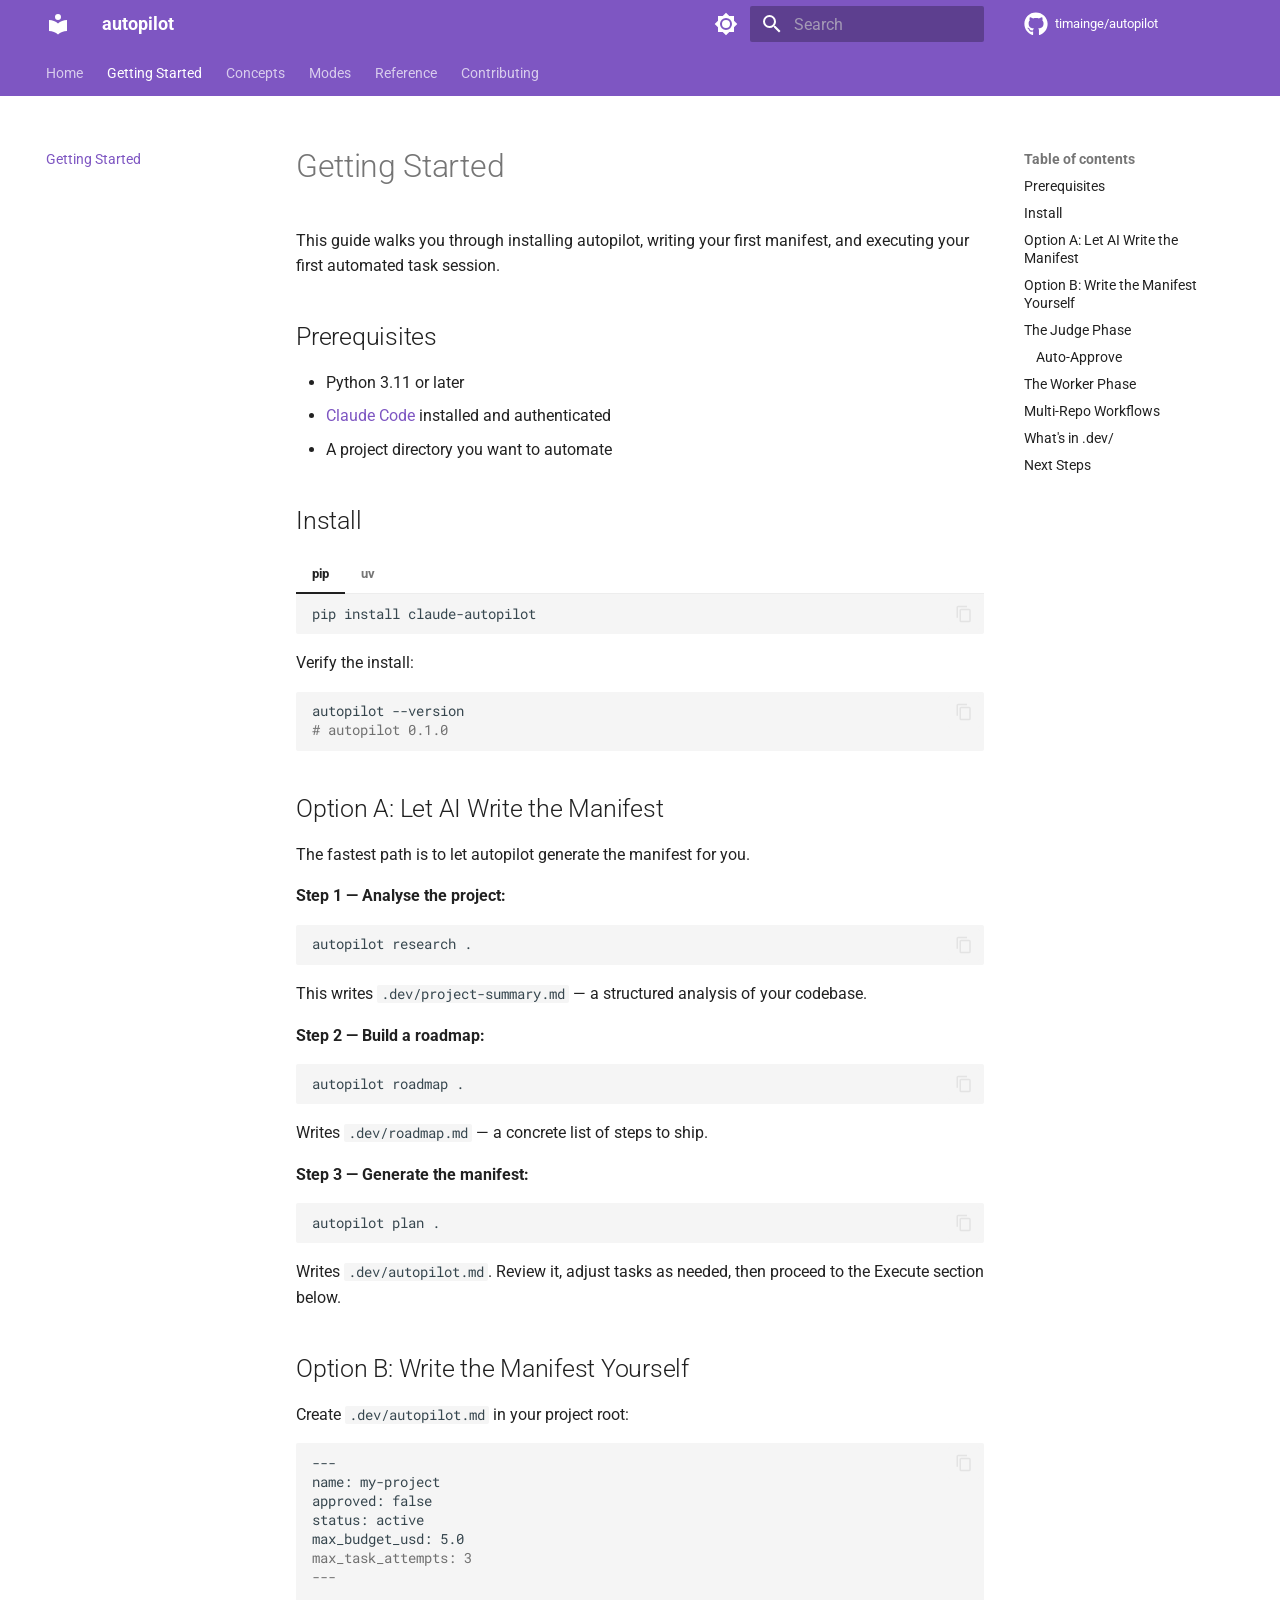
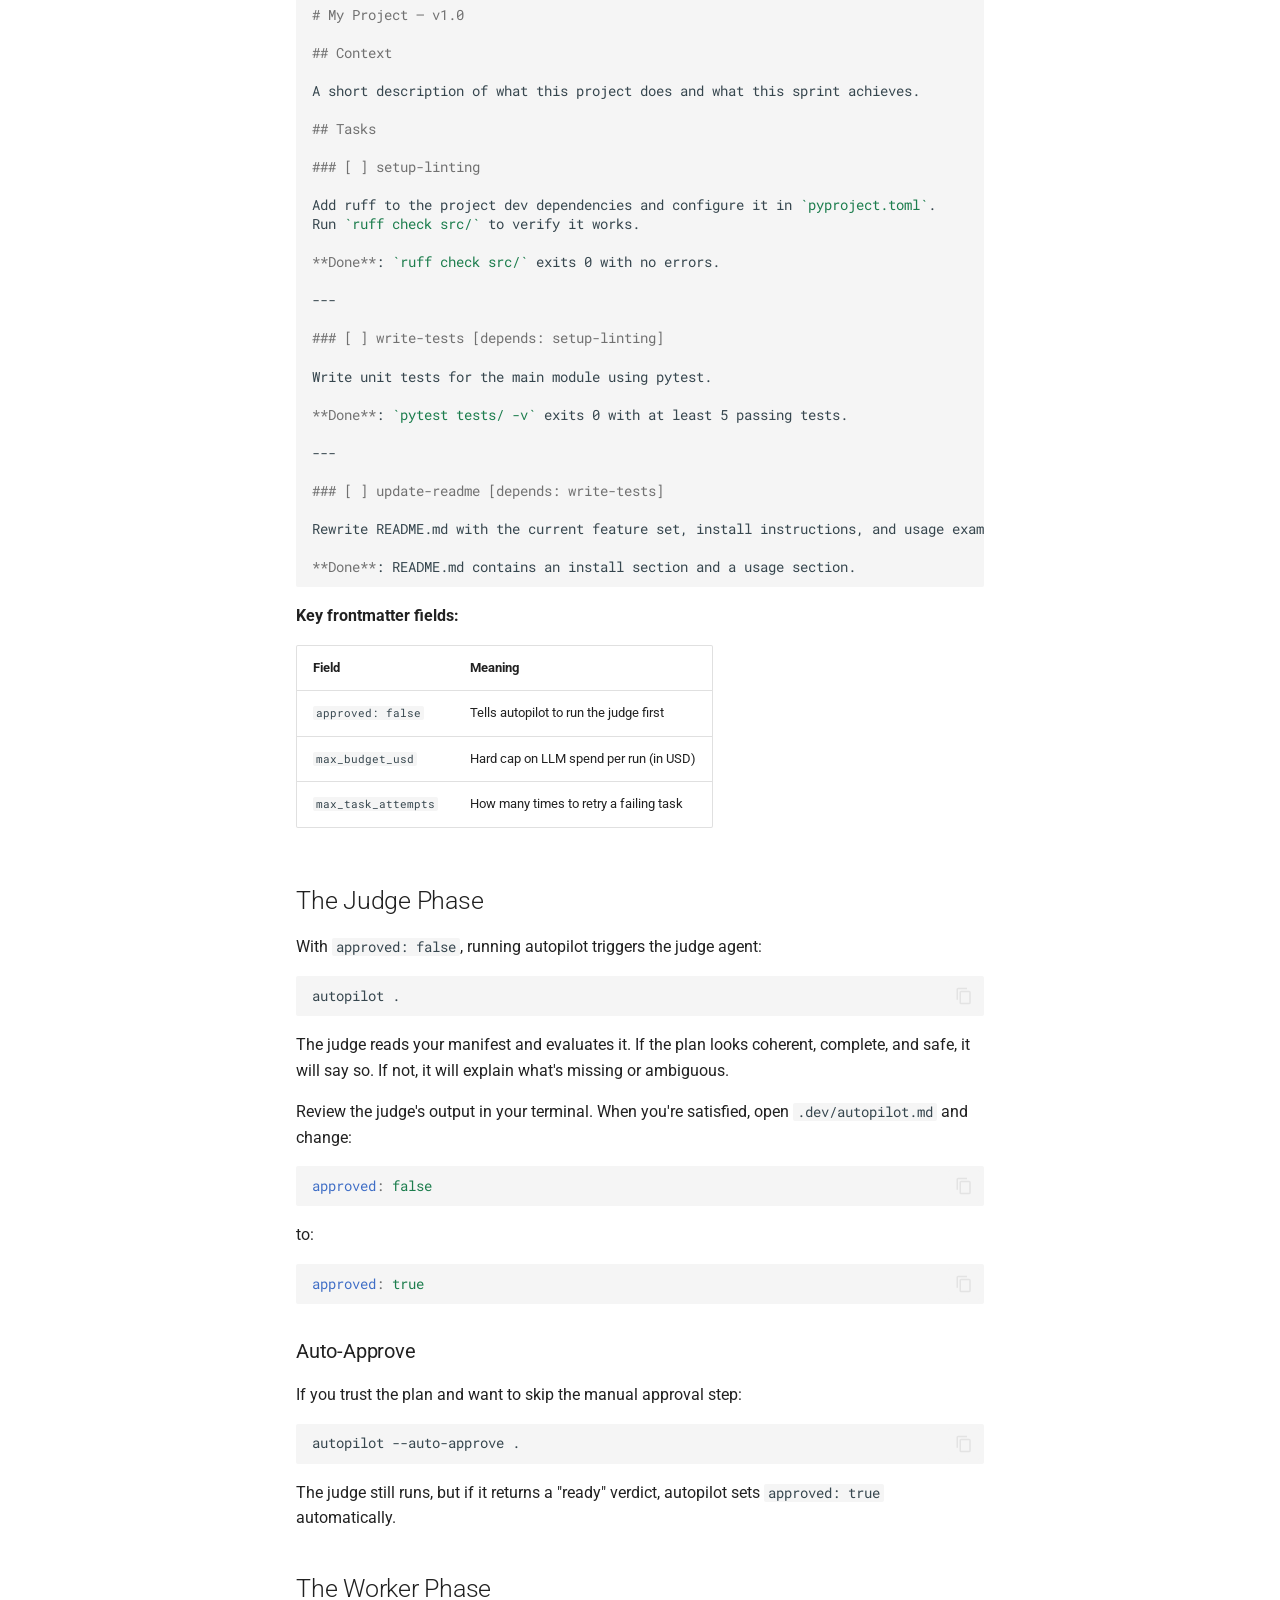
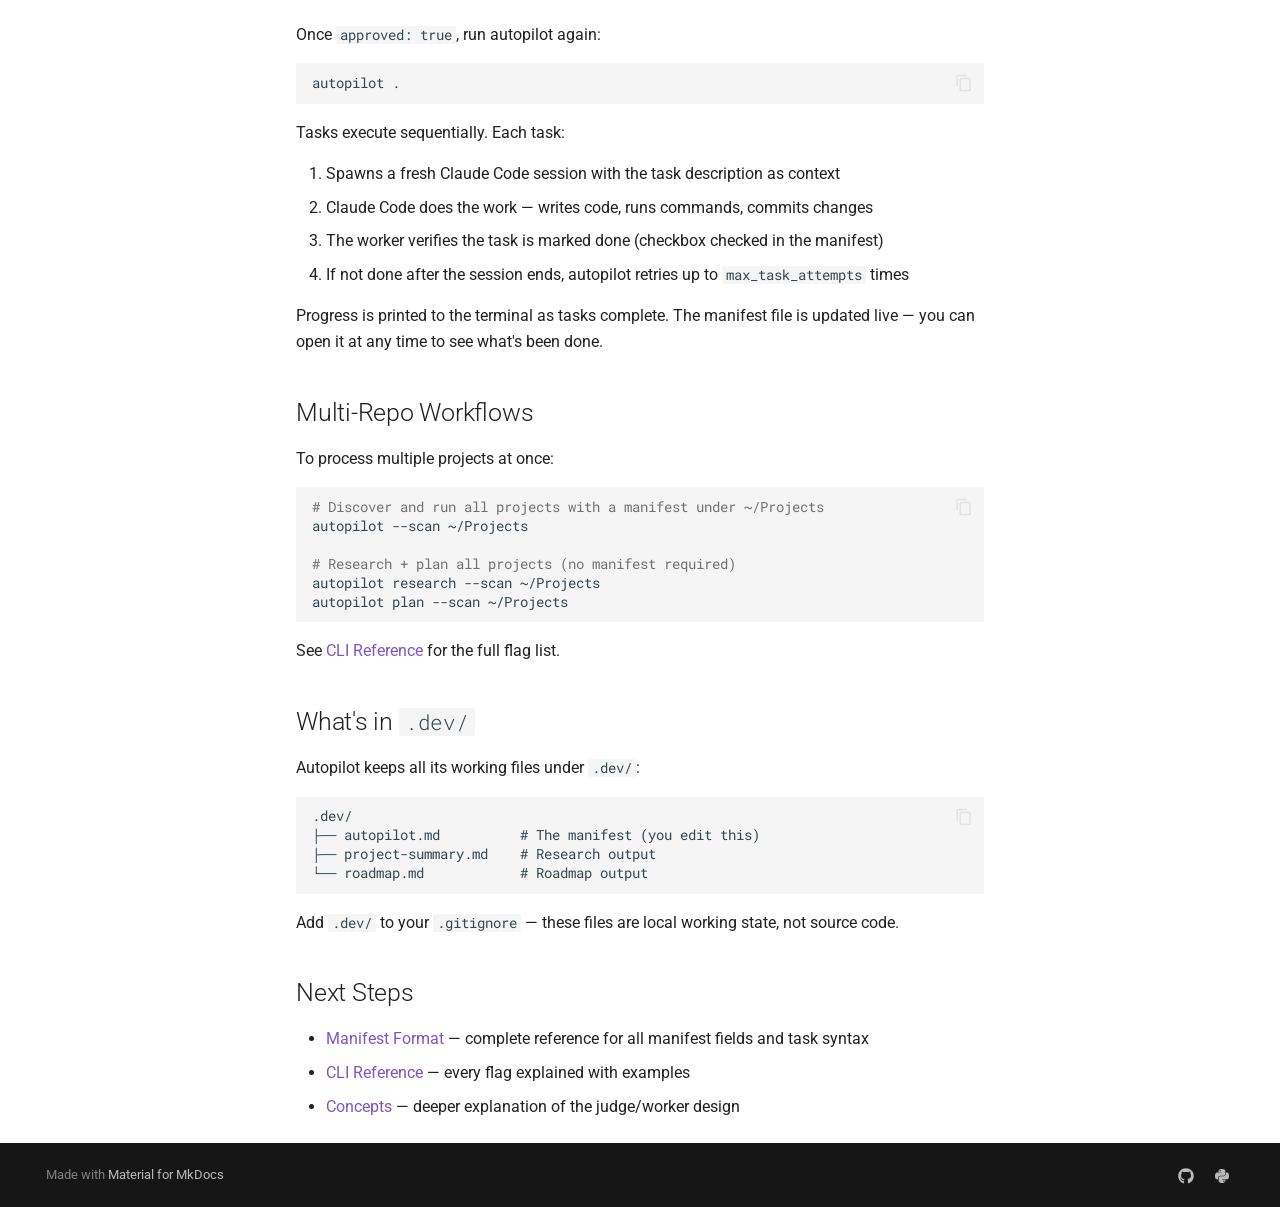
<file: getting-started/index.html>
<!doctype html><html lang=en class=no-js> <head><meta charset=utf-8><meta name=viewport content="width=device-width,initial-scale=1"><meta name=description content="Autonomous project session orchestrator for Claude Code"><link href=https://timainge.github.io/autopilot/getting-started/ rel=canonical><link rel=prev href=..><link href=../concepts/ rel=next><link rel=icon href=../assets/images/favicon.png><meta name=generator content="mkdocs-1.6.1, mkdocs-material-9.7.4"><title>Getting Started - autopilot</title><link rel=stylesheet href=../assets/stylesheets/main.484c7ddc.min.css><link rel=stylesheet href=../assets/stylesheets/palette.ab4e12ef.min.css><link rel=preconnect href=https://fonts.gstatic.com crossorigin><link rel=stylesheet href="https://fonts.googleapis.com/css?family=Roboto:300,300i,400,400i,700,700i%7CRoboto+Mono:400,400i,700,700i&display=fallback"><style>:root{--md-text-font:"Roboto";--md-code-font:"Roboto Mono"}</style><script>__md_scope=new URL("..",location),__md_hash=e=>[...e].reduce(((e,_)=>(e<<5)-e+_.charCodeAt(0)),0),__md_get=(e,_=localStorage,t=__md_scope)=>JSON.parse(_.getItem(t.pathname+"."+e)),__md_set=(e,_,t=localStorage,a=__md_scope)=>{try{t.setItem(a.pathname+"."+e,JSON.stringify(_))}catch(e){}}</script></head> <body dir=ltr data-md-color-scheme=default data-md-color-primary=deep-purple data-md-color-accent=purple> <input class=md-toggle data-md-toggle=drawer type=checkbox id=__drawer autocomplete=off> <input class=md-toggle data-md-toggle=search type=checkbox id=__search autocomplete=off> <label class=md-overlay for=__drawer></label> <div data-md-component=skip> <a href=#getting-started class=md-skip> Skip to content </a> </div> <div data-md-component=announce> </div> <header class=md-header data-md-component=header> <nav class="md-header__inner md-grid" aria-label=Header> <a href=.. title=autopilot class="md-header__button md-logo" aria-label=autopilot data-md-component=logo> <svg xmlns=http://www.w3.org/2000/svg viewbox="0 0 24 24"><path d="M12 8a3 3 0 0 0 3-3 3 3 0 0 0-3-3 3 3 0 0 0-3 3 3 3 0 0 0 3 3m0 3.54C9.64 9.35 6.5 8 3 8v11c3.5 0 6.64 1.35 9 3.54 2.36-2.19 5.5-3.54 9-3.54V8c-3.5 0-6.64 1.35-9 3.54"/></svg> </a> <label class="md-header__button md-icon" for=__drawer> <svg xmlns=http://www.w3.org/2000/svg viewbox="0 0 24 24"><path d="M3 6h18v2H3zm0 5h18v2H3zm0 5h18v2H3z"/></svg> </label> <div class=md-header__title data-md-component=header-title> <div class=md-header__ellipsis> <div class=md-header__topic> <span class=md-ellipsis> autopilot </span> </div> <div class=md-header__topic data-md-component=header-topic> <span class=md-ellipsis> Getting Started </span> </div> </div> </div> <form class=md-header__option data-md-component=palette> <input class=md-option data-md-color-media data-md-color-scheme=default data-md-color-primary=deep-purple data-md-color-accent=purple aria-label="Switch to dark mode" type=radio name=__palette id=__palette_0> <label class="md-header__button md-icon" title="Switch to dark mode" for=__palette_1 hidden> <svg xmlns=http://www.w3.org/2000/svg viewbox="0 0 24 24"><path d="M12 8a4 4 0 0 0-4 4 4 4 0 0 0 4 4 4 4 0 0 0 4-4 4 4 0 0 0-4-4m0 10a6 6 0 0 1-6-6 6 6 0 0 1 6-6 6 6 0 0 1 6 6 6 6 0 0 1-6 6m8-9.31V4h-4.69L12 .69 8.69 4H4v4.69L.69 12 4 15.31V20h4.69L12 23.31 15.31 20H20v-4.69L23.31 12z"/></svg> </label> <input class=md-option data-md-color-media data-md-color-scheme=slate data-md-color-primary=deep-purple data-md-color-accent=purple aria-label="Switch to light mode" type=radio name=__palette id=__palette_1> <label class="md-header__button md-icon" title="Switch to light mode" for=__palette_0 hidden> <svg xmlns=http://www.w3.org/2000/svg viewbox="0 0 24 24"><path d="M12 18c-.89 0-1.74-.2-2.5-.55C11.56 16.5 13 14.42 13 12s-1.44-4.5-3.5-5.45C10.26 6.2 11.11 6 12 6a6 6 0 0 1 6 6 6 6 0 0 1-6 6m8-9.31V4h-4.69L12 .69 8.69 4H4v4.69L.69 12 4 15.31V20h4.69L12 23.31 15.31 20H20v-4.69L23.31 12z"/></svg> </label> </form> <script>var palette=__md_get("__palette");if(palette&&palette.color){if("(prefers-color-scheme)"===palette.color.media){var media=matchMedia("(prefers-color-scheme: light)"),input=document.querySelector(media.matches?"[data-md-color-media='(prefers-color-scheme: light)']":"[data-md-color-media='(prefers-color-scheme: dark)']");palette.color.media=input.getAttribute("data-md-color-media"),palette.color.scheme=input.getAttribute("data-md-color-scheme"),palette.color.primary=input.getAttribute("data-md-color-primary"),palette.color.accent=input.getAttribute("data-md-color-accent")}for(var[key,value]of Object.entries(palette.color))document.body.setAttribute("data-md-color-"+key,value)}</script> <label class="md-header__button md-icon" for=__search> <svg xmlns=http://www.w3.org/2000/svg viewbox="0 0 24 24"><path d="M9.5 3A6.5 6.5 0 0 1 16 9.5c0 1.61-.59 3.09-1.56 4.23l.27.27h.79l5 5-1.5 1.5-5-5v-.79l-.27-.27A6.52 6.52 0 0 1 9.5 16 6.5 6.5 0 0 1 3 9.5 6.5 6.5 0 0 1 9.5 3m0 2C7 5 5 7 5 9.5S7 14 9.5 14 14 12 14 9.5 12 5 9.5 5"/></svg> </label> <div class=md-search data-md-component=search role=dialog> <label class=md-search__overlay for=__search></label> <div class=md-search__inner role=search> <form class=md-search__form name=search> <input type=text class=md-search__input name=query aria-label=Search placeholder=Search autocapitalize=off autocorrect=off autocomplete=off spellcheck=false data-md-component=search-query required> <label class="md-search__icon md-icon" for=__search> <svg xmlns=http://www.w3.org/2000/svg viewbox="0 0 24 24"><path d="M9.5 3A6.5 6.5 0 0 1 16 9.5c0 1.61-.59 3.09-1.56 4.23l.27.27h.79l5 5-1.5 1.5-5-5v-.79l-.27-.27A6.52 6.52 0 0 1 9.5 16 6.5 6.5 0 0 1 3 9.5 6.5 6.5 0 0 1 9.5 3m0 2C7 5 5 7 5 9.5S7 14 9.5 14 14 12 14 9.5 12 5 9.5 5"/></svg> <svg xmlns=http://www.w3.org/2000/svg viewbox="0 0 24 24"><path d="M20 11v2H8l5.5 5.5-1.42 1.42L4.16 12l7.92-7.92L13.5 5.5 8 11z"/></svg> </label> <nav class=md-search__options aria-label=Search> <button type=reset class="md-search__icon md-icon" title=Clear aria-label=Clear tabindex=-1> <svg xmlns=http://www.w3.org/2000/svg viewbox="0 0 24 24"><path d="M19 6.41 17.59 5 12 10.59 6.41 5 5 6.41 10.59 12 5 17.59 6.41 19 12 13.41 17.59 19 19 17.59 13.41 12z"/></svg> </button> </nav> <div class=md-search__suggest data-md-component=search-suggest></div> </form> <div class=md-search__output> <div class=md-search__scrollwrap tabindex=0 data-md-scrollfix> <div class=md-search-result data-md-component=search-result> <div class=md-search-result__meta> Initializing search </div> <ol class=md-search-result__list role=presentation></ol> </div> </div> </div> </div> </div> <div class=md-header__source> <a href=https://github.com/timainge/autopilot title="Go to repository" class=md-source data-md-component=source> <div class="md-source__icon md-icon"> <svg xmlns=http://www.w3.org/2000/svg viewbox="0 0 512 512"><!-- Font Awesome Free 7.1.0 by @fontawesome - https://fontawesome.com License - https://fontawesome.com/license/free (Icons: CC BY 4.0, Fonts: SIL OFL 1.1, Code: MIT License) Copyright 2025 Fonticons, Inc.--><path d="M173.9 397.4c0 2-2.3 3.6-5.2 3.6-3.3.3-5.6-1.3-5.6-3.6 0-2 2.3-3.6 5.2-3.6 3-.3 5.6 1.3 5.6 3.6m-31.1-4.5c-.7 2 1.3 4.3 4.3 4.9 2.6 1 5.6 0 6.2-2s-1.3-4.3-4.3-5.2c-2.6-.7-5.5.3-6.2 2.3m44.2-1.7c-2.9.7-4.9 2.6-4.6 4.9.3 2 2.9 3.3 5.9 2.6 2.9-.7 4.9-2.6 4.6-4.6-.3-1.9-3-3.2-5.9-2.9M252.8 8C114.1 8 8 113.3 8 252c0 110.9 69.8 205.8 169.5 239.2 12.8 2.3 17.3-5.6 17.3-12.1 0-6.2-.3-40.4-.3-61.4 0 0-70 15-84.7-29.8 0 0-11.4-29.1-27.8-36.6 0 0-22.9-15.7 1.6-15.4 0 0 24.9 2 38.6 25.8 21.9 38.6 58.6 27.5 72.9 20.9 2.3-16 8.8-27.1 16-33.7-55.9-6.2-112.3-14.3-112.3-110.5 0-27.5 7.6-41.3 23.6-58.9-2.6-6.5-11.1-33.3 2.6-67.9 20.9-6.5 69 27 69 27 20-5.6 41.5-8.5 62.8-8.5s42.8 2.9 62.8 8.5c0 0 48.1-33.6 69-27 13.7 34.7 5.2 61.4 2.6 67.9 16 17.7 25.8 31.5 25.8 58.9 0 96.5-58.9 104.2-114.8 110.5 9.2 7.9 17 22.9 17 46.4 0 33.7-.3 75.4-.3 83.6 0 6.5 4.6 14.4 17.3 12.1C436.2 457.8 504 362.9 504 252 504 113.3 391.5 8 252.8 8M105.2 352.9c-1.3 1-1 3.3.7 5.2 1.6 1.6 3.9 2.3 5.2 1 1.3-1 1-3.3-.7-5.2-1.6-1.6-3.9-2.3-5.2-1m-10.8-8.1c-.7 1.3.3 2.9 2.3 3.9 1.6 1 3.6.7 4.3-.7.7-1.3-.3-2.9-2.3-3.9-2-.6-3.6-.3-4.3.7m32.4 35.6c-1.6 1.3-1 4.3 1.3 6.2 2.3 2.3 5.2 2.6 6.5 1 1.3-1.3.7-4.3-1.3-6.2-2.2-2.3-5.2-2.6-6.5-1m-11.4-14.7c-1.6 1-1.6 3.6 0 5.9s4.3 3.3 5.6 2.3c1.6-1.3 1.6-3.9 0-6.2-1.4-2.3-4-3.3-5.6-2"/></svg> </div> <div class=md-source__repository> timainge/autopilot </div> </a> </div> </nav> </header> <div class=md-container data-md-component=container> <nav class=md-tabs aria-label=Tabs data-md-component=tabs> <div class=md-grid> <ul class=md-tabs__list> <li class=md-tabs__item> <a href=.. class=md-tabs__link> Home </a> </li> <li class="md-tabs__item md-tabs__item--active"> <a href=./ class=md-tabs__link> Getting Started </a> </li> <li class=md-tabs__item> <a href=../concepts/ class=md-tabs__link> Concepts </a> </li> <li class=md-tabs__item> <a href=../modes/plan-mode/ class=md-tabs__link> Modes </a> </li> <li class=md-tabs__item> <a href=../manifest-format/ class=md-tabs__link> Reference </a> </li> <li class=md-tabs__item> <a href=../contributing/ class=md-tabs__link> Contributing </a> </li> </ul> </div> </nav> <main class=md-main data-md-component=main> <div class="md-main__inner md-grid"> <div class="md-sidebar md-sidebar--primary" data-md-component=sidebar data-md-type=navigation> <div class=md-sidebar__scrollwrap> <div class=md-sidebar__inner> <nav class="md-nav md-nav--primary md-nav--lifted" aria-label=Navigation data-md-level=0> <label class=md-nav__title for=__drawer> <a href=.. title=autopilot class="md-nav__button md-logo" aria-label=autopilot data-md-component=logo> <svg xmlns=http://www.w3.org/2000/svg viewbox="0 0 24 24"><path d="M12 8a3 3 0 0 0 3-3 3 3 0 0 0-3-3 3 3 0 0 0-3 3 3 3 0 0 0 3 3m0 3.54C9.64 9.35 6.5 8 3 8v11c3.5 0 6.64 1.35 9 3.54 2.36-2.19 5.5-3.54 9-3.54V8c-3.5 0-6.64 1.35-9 3.54"/></svg> </a> autopilot </label> <div class=md-nav__source> <a href=https://github.com/timainge/autopilot title="Go to repository" class=md-source data-md-component=source> <div class="md-source__icon md-icon"> <svg xmlns=http://www.w3.org/2000/svg viewbox="0 0 512 512"><!-- Font Awesome Free 7.1.0 by @fontawesome - https://fontawesome.com License - https://fontawesome.com/license/free (Icons: CC BY 4.0, Fonts: SIL OFL 1.1, Code: MIT License) Copyright 2025 Fonticons, Inc.--><path d="M173.9 397.4c0 2-2.3 3.6-5.2 3.6-3.3.3-5.6-1.3-5.6-3.6 0-2 2.3-3.6 5.2-3.6 3-.3 5.6 1.3 5.6 3.6m-31.1-4.5c-.7 2 1.3 4.3 4.3 4.9 2.6 1 5.6 0 6.2-2s-1.3-4.3-4.3-5.2c-2.6-.7-5.5.3-6.2 2.3m44.2-1.7c-2.9.7-4.9 2.6-4.6 4.9.3 2 2.9 3.3 5.9 2.6 2.9-.7 4.9-2.6 4.6-4.6-.3-1.9-3-3.2-5.9-2.9M252.8 8C114.1 8 8 113.3 8 252c0 110.9 69.8 205.8 169.5 239.2 12.8 2.3 17.3-5.6 17.3-12.1 0-6.2-.3-40.4-.3-61.4 0 0-70 15-84.7-29.8 0 0-11.4-29.1-27.8-36.6 0 0-22.9-15.7 1.6-15.4 0 0 24.9 2 38.6 25.8 21.9 38.6 58.6 27.5 72.9 20.9 2.3-16 8.8-27.1 16-33.7-55.9-6.2-112.3-14.3-112.3-110.5 0-27.5 7.6-41.3 23.6-58.9-2.6-6.5-11.1-33.3 2.6-67.9 20.9-6.5 69 27 69 27 20-5.6 41.5-8.5 62.8-8.5s42.8 2.9 62.8 8.5c0 0 48.1-33.6 69-27 13.7 34.7 5.2 61.4 2.6 67.9 16 17.7 25.8 31.5 25.8 58.9 0 96.5-58.9 104.2-114.8 110.5 9.2 7.9 17 22.9 17 46.4 0 33.7-.3 75.4-.3 83.6 0 6.5 4.6 14.4 17.3 12.1C436.2 457.8 504 362.9 504 252 504 113.3 391.5 8 252.8 8M105.2 352.9c-1.3 1-1 3.3.7 5.2 1.6 1.6 3.9 2.3 5.2 1 1.3-1 1-3.3-.7-5.2-1.6-1.6-3.9-2.3-5.2-1m-10.8-8.1c-.7 1.3.3 2.9 2.3 3.9 1.6 1 3.6.7 4.3-.7.7-1.3-.3-2.9-2.3-3.9-2-.6-3.6-.3-4.3.7m32.4 35.6c-1.6 1.3-1 4.3 1.3 6.2 2.3 2.3 5.2 2.6 6.5 1 1.3-1.3.7-4.3-1.3-6.2-2.2-2.3-5.2-2.6-6.5-1m-11.4-14.7c-1.6 1-1.6 3.6 0 5.9s4.3 3.3 5.6 2.3c1.6-1.3 1.6-3.9 0-6.2-1.4-2.3-4-3.3-5.6-2"/></svg> </div> <div class=md-source__repository> timainge/autopilot </div> </a> </div> <ul class=md-nav__list data-md-scrollfix> <li class=md-nav__item> <a href=.. class=md-nav__link> <span class=md-ellipsis> Home </span> </a> </li> <li class="md-nav__item md-nav__item--active"> <input class="md-nav__toggle md-toggle" type=checkbox id=__toc> <label class="md-nav__link md-nav__link--active" for=__toc> <span class=md-ellipsis> Getting Started </span> <span class="md-nav__icon md-icon"></span> </label> <a href=./ class="md-nav__link md-nav__link--active"> <span class=md-ellipsis> Getting Started </span> </a> <nav class="md-nav md-nav--secondary" aria-label="Table of contents"> <label class=md-nav__title for=__toc> <span class="md-nav__icon md-icon"></span> Table of contents </label> <ul class=md-nav__list data-md-component=toc data-md-scrollfix> <li class=md-nav__item> <a href=#prerequisites class=md-nav__link> <span class=md-ellipsis> Prerequisites </span> </a> </li> <li class=md-nav__item> <a href=#install class=md-nav__link> <span class=md-ellipsis> Install </span> </a> </li> <li class=md-nav__item> <a href=#option-a-let-ai-write-the-manifest class=md-nav__link> <span class=md-ellipsis> Option A: Let AI Write the Manifest </span> </a> </li> <li class=md-nav__item> <a href=#option-b-write-the-manifest-yourself class=md-nav__link> <span class=md-ellipsis> Option B: Write the Manifest Yourself </span> </a> </li> <li class=md-nav__item> <a href=#the-judge-phase class=md-nav__link> <span class=md-ellipsis> The Judge Phase </span> </a> <nav class=md-nav aria-label="The Judge Phase"> <ul class=md-nav__list> <li class=md-nav__item> <a href=#auto-approve class=md-nav__link> <span class=md-ellipsis> Auto-Approve </span> </a> </li> </ul> </nav> </li> <li class=md-nav__item> <a href=#the-worker-phase class=md-nav__link> <span class=md-ellipsis> The Worker Phase </span> </a> </li> <li class=md-nav__item> <a href=#multi-repo-workflows class=md-nav__link> <span class=md-ellipsis> Multi-Repo Workflows </span> </a> </li> <li class=md-nav__item> <a href=#whats-in-dev class=md-nav__link> <span class=md-ellipsis> What's in .dev/ </span> </a> </li> <li class=md-nav__item> <a href=#next-steps class=md-nav__link> <span class=md-ellipsis> Next Steps </span> </a> </li> </ul> </nav> </li> <li class=md-nav__item> <a href=../concepts/ class=md-nav__link> <span class=md-ellipsis> Concepts </span> </a> </li> <li class="md-nav__item md-nav__item--nested"> <input class="md-nav__toggle md-toggle " type=checkbox id=__nav_4> <label class=md-nav__link for=__nav_4 id=__nav_4_label tabindex=0> <span class=md-ellipsis> Modes </span> <span class="md-nav__icon md-icon"></span> </label> <nav class=md-nav data-md-level=1 aria-labelledby=__nav_4_label aria-expanded=false> <label class=md-nav__title for=__nav_4> <span class="md-nav__icon md-icon"></span> Modes </label> <ul class=md-nav__list data-md-scrollfix> <li class=md-nav__item> <a href=../modes/plan-mode/ class=md-nav__link> <span class=md-ellipsis> Plan Mode </span> </a> </li> <li class=md-nav__item> <a href=../modes/research-mode/ class=md-nav__link> <span class=md-ellipsis> Research Mode </span> </a> </li> <li class=md-nav__item> <a href=../modes/roadmap-mode/ class=md-nav__link> <span class=md-ellipsis> Roadmap Mode </span> </a> </li> <li class=md-nav__item> <a href=../modes/portfolio-mode/ class=md-nav__link> <span class=md-ellipsis> Portfolio Mode </span> </a> </li> </ul> </nav> </li> <li class="md-nav__item md-nav__item--nested"> <input class="md-nav__toggle md-toggle " type=checkbox id=__nav_5> <label class=md-nav__link for=__nav_5 id=__nav_5_label tabindex=0> <span class=md-ellipsis> Reference </span> <span class="md-nav__icon md-icon"></span> </label> <nav class=md-nav data-md-level=1 aria-labelledby=__nav_5_label aria-expanded=false> <label class=md-nav__title for=__nav_5> <span class="md-nav__icon md-icon"></span> Reference </label> <ul class=md-nav__list data-md-scrollfix> <li class=md-nav__item> <a href=../manifest-format/ class=md-nav__link> <span class=md-ellipsis> Manifest Format </span> </a> </li> <li class=md-nav__item> <a href=../cli-reference/ class=md-nav__link> <span class=md-ellipsis> CLI Reference </span> </a> </li> <li class=md-nav__item> <a href=../agent-roles/ class=md-nav__link> <span class=md-ellipsis> Agent Roles </span> </a> </li> </ul> </nav> </li> <li class=md-nav__item> <a href=../contributing/ class=md-nav__link> <span class=md-ellipsis> Contributing </span> </a> </li> </ul> </nav> </div> </div> </div> <div class="md-sidebar md-sidebar--secondary" data-md-component=sidebar data-md-type=toc> <div class=md-sidebar__scrollwrap> <div class=md-sidebar__inner> <nav class="md-nav md-nav--secondary" aria-label="Table of contents"> <label class=md-nav__title for=__toc> <span class="md-nav__icon md-icon"></span> Table of contents </label> <ul class=md-nav__list data-md-component=toc data-md-scrollfix> <li class=md-nav__item> <a href=#prerequisites class=md-nav__link> <span class=md-ellipsis> Prerequisites </span> </a> </li> <li class=md-nav__item> <a href=#install class=md-nav__link> <span class=md-ellipsis> Install </span> </a> </li> <li class=md-nav__item> <a href=#option-a-let-ai-write-the-manifest class=md-nav__link> <span class=md-ellipsis> Option A: Let AI Write the Manifest </span> </a> </li> <li class=md-nav__item> <a href=#option-b-write-the-manifest-yourself class=md-nav__link> <span class=md-ellipsis> Option B: Write the Manifest Yourself </span> </a> </li> <li class=md-nav__item> <a href=#the-judge-phase class=md-nav__link> <span class=md-ellipsis> The Judge Phase </span> </a> <nav class=md-nav aria-label="The Judge Phase"> <ul class=md-nav__list> <li class=md-nav__item> <a href=#auto-approve class=md-nav__link> <span class=md-ellipsis> Auto-Approve </span> </a> </li> </ul> </nav> </li> <li class=md-nav__item> <a href=#the-worker-phase class=md-nav__link> <span class=md-ellipsis> The Worker Phase </span> </a> </li> <li class=md-nav__item> <a href=#multi-repo-workflows class=md-nav__link> <span class=md-ellipsis> Multi-Repo Workflows </span> </a> </li> <li class=md-nav__item> <a href=#whats-in-dev class=md-nav__link> <span class=md-ellipsis> What's in .dev/ </span> </a> </li> <li class=md-nav__item> <a href=#next-steps class=md-nav__link> <span class=md-ellipsis> Next Steps </span> </a> </li> </ul> </nav> </div> </div> </div> <div class=md-content data-md-component=content> <article class="md-content__inner md-typeset"> <h1 id=getting-started>Getting Started<a class=headerlink href=#getting-started title="Permanent link">&para;</a></h1> <p>This guide walks you through installing autopilot, writing your first manifest, and executing your first automated task session.</p> <h2 id=prerequisites>Prerequisites<a class=headerlink href=#prerequisites title="Permanent link">&para;</a></h2> <ul> <li>Python 3.11 or later</li> <li><a href=https://claude.ai/code>Claude Code</a> installed and authenticated</li> <li>A project directory you want to automate</li> </ul> <h2 id=install>Install<a class=headerlink href=#install title="Permanent link">&para;</a></h2> <div class="tabbed-set tabbed-alternate" data-tabs=1:2><input checked=checked id=__tabbed_1_1 name=__tabbed_1 type=radio><input id=__tabbed_1_2 name=__tabbed_1 type=radio><div class=tabbed-labels><label for=__tabbed_1_1>pip</label><label for=__tabbed_1_2>uv</label></div> <div class=tabbed-content> <div class=tabbed-block> <div class=highlight><pre><span></span><code><a id=__codelineno-0-1 name=__codelineno-0-1 href=#__codelineno-0-1></a>pip<span class=w> </span>install<span class=w> </span>claude-autopilot
</code></pre></div> </div> <div class=tabbed-block> <div class=highlight><pre><span></span><code><a id=__codelineno-1-1 name=__codelineno-1-1 href=#__codelineno-1-1></a>uv<span class=w> </span>pip<span class=w> </span>install<span class=w> </span>claude-autopilot
</code></pre></div> </div> </div> </div> <p>Verify the install:</p> <div class=highlight><pre><span></span><code><a id=__codelineno-2-1 name=__codelineno-2-1 href=#__codelineno-2-1></a>autopilot<span class=w> </span>--version
<a id=__codelineno-2-2 name=__codelineno-2-2 href=#__codelineno-2-2></a><span class=c1># autopilot 0.1.0</span>
</code></pre></div> <h2 id=option-a-let-ai-write-the-manifest>Option A: Let AI Write the Manifest<a class=headerlink href=#option-a-let-ai-write-the-manifest title="Permanent link">&para;</a></h2> <p>The fastest path is to let autopilot generate the manifest for you.</p> <p><strong>Step 1 — Analyse the project:</strong></p> <div class=highlight><pre><span></span><code><a id=__codelineno-3-1 name=__codelineno-3-1 href=#__codelineno-3-1></a>autopilot<span class=w> </span>research<span class=w> </span>.
</code></pre></div> <p>This writes <code>.dev/project-summary.md</code> — a structured analysis of your codebase.</p> <p><strong>Step 2 — Build a roadmap:</strong></p> <div class=highlight><pre><span></span><code><a id=__codelineno-4-1 name=__codelineno-4-1 href=#__codelineno-4-1></a>autopilot<span class=w> </span>roadmap<span class=w> </span>.
</code></pre></div> <p>Writes <code>.dev/roadmap.md</code> — a concrete list of steps to ship.</p> <p><strong>Step 3 — Generate the manifest:</strong></p> <div class=highlight><pre><span></span><code><a id=__codelineno-5-1 name=__codelineno-5-1 href=#__codelineno-5-1></a>autopilot<span class=w> </span>plan<span class=w> </span>.
</code></pre></div> <p>Writes <code>.dev/autopilot.md</code>. Review it, adjust tasks as needed, then proceed to the Execute section below.</p> <h2 id=option-b-write-the-manifest-yourself>Option B: Write the Manifest Yourself<a class=headerlink href=#option-b-write-the-manifest-yourself title="Permanent link">&para;</a></h2> <p>Create <code>.dev/autopilot.md</code> in your project root:</p> <div class=highlight><pre><span></span><code><a id=__codelineno-6-1 name=__codelineno-6-1 href=#__codelineno-6-1></a>---
<a id=__codelineno-6-2 name=__codelineno-6-2 href=#__codelineno-6-2></a>name: my-project
<a id=__codelineno-6-3 name=__codelineno-6-3 href=#__codelineno-6-3></a>approved: false
<a id=__codelineno-6-4 name=__codelineno-6-4 href=#__codelineno-6-4></a>status: active
<a id=__codelineno-6-5 name=__codelineno-6-5 href=#__codelineno-6-5></a>max_budget_usd: 5.0
<a id=__codelineno-6-6 name=__codelineno-6-6 href=#__codelineno-6-6></a><span class=gu>max_task_attempts: 3</span>
<a id=__codelineno-6-7 name=__codelineno-6-7 href=#__codelineno-6-7></a><span class=gu>---</span>
<a id=__codelineno-6-8 name=__codelineno-6-8 href=#__codelineno-6-8></a>
<a id=__codelineno-6-9 name=__codelineno-6-9 href=#__codelineno-6-9></a><span class=gh># My Project — v1.0</span>
<a id=__codelineno-6-10 name=__codelineno-6-10 href=#__codelineno-6-10></a>
<a id=__codelineno-6-11 name=__codelineno-6-11 href=#__codelineno-6-11></a><span class=gu>## Context</span>
<a id=__codelineno-6-12 name=__codelineno-6-12 href=#__codelineno-6-12></a>
<a id=__codelineno-6-13 name=__codelineno-6-13 href=#__codelineno-6-13></a>A short description of what this project does and what this sprint achieves.
<a id=__codelineno-6-14 name=__codelineno-6-14 href=#__codelineno-6-14></a>
<a id=__codelineno-6-15 name=__codelineno-6-15 href=#__codelineno-6-15></a><span class=gu>## Tasks</span>
<a id=__codelineno-6-16 name=__codelineno-6-16 href=#__codelineno-6-16></a>
<a id=__codelineno-6-17 name=__codelineno-6-17 href=#__codelineno-6-17></a><span class=gu>### [ ] setup-linting</span>
<a id=__codelineno-6-18 name=__codelineno-6-18 href=#__codelineno-6-18></a>
<a id=__codelineno-6-19 name=__codelineno-6-19 href=#__codelineno-6-19></a>Add ruff to the project dev dependencies and configure it in <span class=sb>`pyproject.toml`</span>.
<a id=__codelineno-6-20 name=__codelineno-6-20 href=#__codelineno-6-20></a>Run <span class=sb>`ruff check src/`</span> to verify it works.
<a id=__codelineno-6-21 name=__codelineno-6-21 href=#__codelineno-6-21></a>
<a id=__codelineno-6-22 name=__codelineno-6-22 href=#__codelineno-6-22></a><span class=gs>**Done**</span>: <span class=sb>`ruff check src/`</span> exits 0 with no errors.
<a id=__codelineno-6-23 name=__codelineno-6-23 href=#__codelineno-6-23></a>
<a id=__codelineno-6-24 name=__codelineno-6-24 href=#__codelineno-6-24></a>---
<a id=__codelineno-6-25 name=__codelineno-6-25 href=#__codelineno-6-25></a>
<a id=__codelineno-6-26 name=__codelineno-6-26 href=#__codelineno-6-26></a><span class=gu>### [ ] write-tests [depends: setup-linting]</span>
<a id=__codelineno-6-27 name=__codelineno-6-27 href=#__codelineno-6-27></a>
<a id=__codelineno-6-28 name=__codelineno-6-28 href=#__codelineno-6-28></a>Write unit tests for the main module using pytest.
<a id=__codelineno-6-29 name=__codelineno-6-29 href=#__codelineno-6-29></a>
<a id=__codelineno-6-30 name=__codelineno-6-30 href=#__codelineno-6-30></a><span class=gs>**Done**</span>: <span class=sb>`pytest tests/ -v`</span> exits 0 with at least 5 passing tests.
<a id=__codelineno-6-31 name=__codelineno-6-31 href=#__codelineno-6-31></a>
<a id=__codelineno-6-32 name=__codelineno-6-32 href=#__codelineno-6-32></a>---
<a id=__codelineno-6-33 name=__codelineno-6-33 href=#__codelineno-6-33></a>
<a id=__codelineno-6-34 name=__codelineno-6-34 href=#__codelineno-6-34></a><span class=gu>### [ ] update-readme [depends: write-tests]</span>
<a id=__codelineno-6-35 name=__codelineno-6-35 href=#__codelineno-6-35></a>
<a id=__codelineno-6-36 name=__codelineno-6-36 href=#__codelineno-6-36></a>Rewrite README.md with the current feature set, install instructions, and usage examples.
<a id=__codelineno-6-37 name=__codelineno-6-37 href=#__codelineno-6-37></a>
<a id=__codelineno-6-38 name=__codelineno-6-38 href=#__codelineno-6-38></a><span class=gs>**Done**</span>: README.md contains an install section and a usage section.
</code></pre></div> <p><strong>Key frontmatter fields:</strong></p> <table> <thead> <tr> <th>Field</th> <th>Meaning</th> </tr> </thead> <tbody> <tr> <td><code>approved: false</code></td> <td>Tells autopilot to run the judge first</td> </tr> <tr> <td><code>max_budget_usd</code></td> <td>Hard cap on LLM spend per run (in USD)</td> </tr> <tr> <td><code>max_task_attempts</code></td> <td>How many times to retry a failing task</td> </tr> </tbody> </table> <h2 id=the-judge-phase>The Judge Phase<a class=headerlink href=#the-judge-phase title="Permanent link">&para;</a></h2> <p>With <code>approved: false</code>, running autopilot triggers the judge agent:</p> <div class=highlight><pre><span></span><code><a id=__codelineno-7-1 name=__codelineno-7-1 href=#__codelineno-7-1></a>autopilot<span class=w> </span>.
</code></pre></div> <p>The judge reads your manifest and evaluates it. If the plan looks coherent, complete, and safe, it will say so. If not, it will explain what's missing or ambiguous.</p> <p>Review the judge's output in your terminal. When you're satisfied, open <code>.dev/autopilot.md</code> and change:</p> <div class=highlight><pre><span></span><code><a id=__codelineno-8-1 name=__codelineno-8-1 href=#__codelineno-8-1></a><span class=nt>approved</span><span class=p>:</span><span class=w> </span><span class="l l-Scalar l-Scalar-Plain">false</span>
</code></pre></div> <p>to:</p> <div class=highlight><pre><span></span><code><a id=__codelineno-9-1 name=__codelineno-9-1 href=#__codelineno-9-1></a><span class=nt>approved</span><span class=p>:</span><span class=w> </span><span class="l l-Scalar l-Scalar-Plain">true</span>
</code></pre></div> <h3 id=auto-approve>Auto-Approve<a class=headerlink href=#auto-approve title="Permanent link">&para;</a></h3> <p>If you trust the plan and want to skip the manual approval step:</p> <div class=highlight><pre><span></span><code><a id=__codelineno-10-1 name=__codelineno-10-1 href=#__codelineno-10-1></a>autopilot<span class=w> </span>--auto-approve<span class=w> </span>.
</code></pre></div> <p>The judge still runs, but if it returns a "ready" verdict, autopilot sets <code>approved: true</code> automatically.</p> <h2 id=the-worker-phase>The Worker Phase<a class=headerlink href=#the-worker-phase title="Permanent link">&para;</a></h2> <p>Once <code>approved: true</code>, run autopilot again:</p> <div class=highlight><pre><span></span><code><a id=__codelineno-11-1 name=__codelineno-11-1 href=#__codelineno-11-1></a>autopilot<span class=w> </span>.
</code></pre></div> <p>Tasks execute sequentially. Each task:</p> <ol> <li>Spawns a fresh Claude Code session with the task description as context</li> <li>Claude Code does the work — writes code, runs commands, commits changes</li> <li>The worker verifies the task is marked done (checkbox checked in the manifest)</li> <li>If not done after the session ends, autopilot retries up to <code>max_task_attempts</code> times</li> </ol> <p>Progress is printed to the terminal as tasks complete. The manifest file is updated live — you can open it at any time to see what's been done.</p> <h2 id=multi-repo-workflows>Multi-Repo Workflows<a class=headerlink href=#multi-repo-workflows title="Permanent link">&para;</a></h2> <p>To process multiple projects at once:</p> <div class=highlight><pre><span></span><code><a id=__codelineno-12-1 name=__codelineno-12-1 href=#__codelineno-12-1></a><span class=c1># Discover and run all projects with a manifest under ~/Projects</span>
<a id=__codelineno-12-2 name=__codelineno-12-2 href=#__codelineno-12-2></a>autopilot<span class=w> </span>--scan<span class=w> </span>~/Projects
<a id=__codelineno-12-3 name=__codelineno-12-3 href=#__codelineno-12-3></a>
<a id=__codelineno-12-4 name=__codelineno-12-4 href=#__codelineno-12-4></a><span class=c1># Research + plan all projects (no manifest required)</span>
<a id=__codelineno-12-5 name=__codelineno-12-5 href=#__codelineno-12-5></a>autopilot<span class=w> </span>research<span class=w> </span>--scan<span class=w> </span>~/Projects
<a id=__codelineno-12-6 name=__codelineno-12-6 href=#__codelineno-12-6></a>autopilot<span class=w> </span>plan<span class=w> </span>--scan<span class=w> </span>~/Projects
</code></pre></div> <p>See <a href=../cli-reference/ >CLI Reference</a> for the full flag list.</p> <h2 id=whats-in-dev>What's in <code>.dev/</code><a class=headerlink href=#whats-in-dev title="Permanent link">&para;</a></h2> <p>Autopilot keeps all its working files under <code>.dev/</code>:</p> <div class=highlight><pre><span></span><code><a id=__codelineno-13-1 name=__codelineno-13-1 href=#__codelineno-13-1></a>.dev/
<a id=__codelineno-13-2 name=__codelineno-13-2 href=#__codelineno-13-2></a>├── autopilot.md          # The manifest (you edit this)
<a id=__codelineno-13-3 name=__codelineno-13-3 href=#__codelineno-13-3></a>├── project-summary.md    # Research output
<a id=__codelineno-13-4 name=__codelineno-13-4 href=#__codelineno-13-4></a>└── roadmap.md            # Roadmap output
</code></pre></div> <p>Add <code>.dev/</code> to your <code>.gitignore</code> — these files are local working state, not source code.</p> <h2 id=next-steps>Next Steps<a class=headerlink href=#next-steps title="Permanent link">&para;</a></h2> <ul> <li><a href=../manifest-format/ >Manifest Format</a> — complete reference for all manifest fields and task syntax</li> <li><a href=../cli-reference/ >CLI Reference</a> — every flag explained with examples</li> <li><a href=../concepts/ >Concepts</a> — deeper explanation of the judge/worker design</li> </ul> </article> </div> <script>var tabs=__md_get("__tabs");if(Array.isArray(tabs))e:for(var set of document.querySelectorAll(".tabbed-set")){var labels=set.querySelector(".tabbed-labels");for(var tab of tabs)for(var label of labels.getElementsByTagName("label"))if(label.innerText.trim()===tab){var input=document.getElementById(label.htmlFor);input.checked=!0;continue e}}</script> <script>var target=document.getElementById(location.hash.slice(1));target&&target.name&&(target.checked=target.name.startsWith("__tabbed_"))</script> </div> <button type=button class="md-top md-icon" data-md-component=top hidden> <svg xmlns=http://www.w3.org/2000/svg viewbox="0 0 24 24"><path d="M13 20h-2V8l-5.5 5.5-1.42-1.42L12 4.16l7.92 7.92-1.42 1.42L13 8z"/></svg> Back to top </button> </main> <footer class=md-footer> <div class="md-footer-meta md-typeset"> <div class="md-footer-meta__inner md-grid"> <div class=md-copyright> Made with <a href=https://squidfunk.github.io/mkdocs-material/ target=_blank rel=noopener> Material for MkDocs </a> </div> <div class=md-social> <a href=https://github.com/timainge/autopilot target=_blank rel=noopener title=github.com class=md-social__link> <svg xmlns=http://www.w3.org/2000/svg viewbox="0 0 512 512"><!-- Font Awesome Free 7.1.0 by @fontawesome - https://fontawesome.com License - https://fontawesome.com/license/free (Icons: CC BY 4.0, Fonts: SIL OFL 1.1, Code: MIT License) Copyright 2025 Fonticons, Inc.--><path d="M173.9 397.4c0 2-2.3 3.6-5.2 3.6-3.3.3-5.6-1.3-5.6-3.6 0-2 2.3-3.6 5.2-3.6 3-.3 5.6 1.3 5.6 3.6m-31.1-4.5c-.7 2 1.3 4.3 4.3 4.9 2.6 1 5.6 0 6.2-2s-1.3-4.3-4.3-5.2c-2.6-.7-5.5.3-6.2 2.3m44.2-1.7c-2.9.7-4.9 2.6-4.6 4.9.3 2 2.9 3.3 5.9 2.6 2.9-.7 4.9-2.6 4.6-4.6-.3-1.9-3-3.2-5.9-2.9M252.8 8C114.1 8 8 113.3 8 252c0 110.9 69.8 205.8 169.5 239.2 12.8 2.3 17.3-5.6 17.3-12.1 0-6.2-.3-40.4-.3-61.4 0 0-70 15-84.7-29.8 0 0-11.4-29.1-27.8-36.6 0 0-22.9-15.7 1.6-15.4 0 0 24.9 2 38.6 25.8 21.9 38.6 58.6 27.5 72.9 20.9 2.3-16 8.8-27.1 16-33.7-55.9-6.2-112.3-14.3-112.3-110.5 0-27.5 7.6-41.3 23.6-58.9-2.6-6.5-11.1-33.3 2.6-67.9 20.9-6.5 69 27 69 27 20-5.6 41.5-8.5 62.8-8.5s42.8 2.9 62.8 8.5c0 0 48.1-33.6 69-27 13.7 34.7 5.2 61.4 2.6 67.9 16 17.7 25.8 31.5 25.8 58.9 0 96.5-58.9 104.2-114.8 110.5 9.2 7.9 17 22.9 17 46.4 0 33.7-.3 75.4-.3 83.6 0 6.5 4.6 14.4 17.3 12.1C436.2 457.8 504 362.9 504 252 504 113.3 391.5 8 252.8 8M105.2 352.9c-1.3 1-1 3.3.7 5.2 1.6 1.6 3.9 2.3 5.2 1 1.3-1 1-3.3-.7-5.2-1.6-1.6-3.9-2.3-5.2-1m-10.8-8.1c-.7 1.3.3 2.9 2.3 3.9 1.6 1 3.6.7 4.3-.7.7-1.3-.3-2.9-2.3-3.9-2-.6-3.6-.3-4.3.7m32.4 35.6c-1.6 1.3-1 4.3 1.3 6.2 2.3 2.3 5.2 2.6 6.5 1 1.3-1.3.7-4.3-1.3-6.2-2.2-2.3-5.2-2.6-6.5-1m-11.4-14.7c-1.6 1-1.6 3.6 0 5.9s4.3 3.3 5.6 2.3c1.6-1.3 1.6-3.9 0-6.2-1.4-2.3-4-3.3-5.6-2"/></svg> </a> <a href=https://pypi.org/project/claude-autopilot/ target=_blank rel=noopener title=pypi.org class=md-social__link> <svg xmlns=http://www.w3.org/2000/svg viewbox="0 0 448 512"><!-- Font Awesome Free 7.1.0 by @fontawesome - https://fontawesome.com License - https://fontawesome.com/license/free (Icons: CC BY 4.0, Fonts: SIL OFL 1.1, Code: MIT License) Copyright 2025 Fonticons, Inc.--><path d="M439.8 200.5c-7.7-30.9-22.3-54.2-53.4-54.2h-40.1v47.4c0 36.8-31.2 67.8-66.8 67.8H172.7c-29.2 0-53.4 25-53.4 54.3v101.8c0 29 25.2 46 53.4 54.3 33.8 9.9 66.3 11.7 106.8 0 26.9-7.8 53.4-23.5 53.4-54.3v-40.7H226.2v-13.6h160.2c31.1 0 42.6-21.7 53.4-54.2 11.2-33.5 10.7-65.7 0-108.6M286.2 444.7a20.4 20.4 0 1 1 0-40.7 20.4 20.4 0 1 1 0 40.7M167.8 248.1h106.8c29.7 0 53.4-24.5 53.4-54.3V91.9c0-29-24.4-50.7-53.4-55.6-35.8-5.9-74.7-5.6-106.8.1-45.2 8-53.4 24.7-53.4 55.6v40.7h106.9v13.6h-147c-31.1 0-58.3 18.7-66.8 54.2-9.8 40.7-10.2 66.1 0 108.6 7.6 31.6 25.7 54.2 56.8 54.2H101v-48.8c0-35.3 30.5-66.4 66.8-66.4m-6.6-183.4a20.4 20.4 0 1 1 0 40.8 20.4 20.4 0 1 1 0-40.8"/></svg> </a> </div> </div> </div> </footer> </div> <div class=md-dialog data-md-component=dialog> <div class="md-dialog__inner md-typeset"></div> </div> <script id=__config type=application/json>{"annotate": null, "base": "..", "features": ["navigation.tabs", "navigation.sections", "navigation.top", "navigation.tracking", "search.highlight", "search.suggest", "content.code.copy", "content.code.annotate", "content.tabs.link"], "search": "../assets/javascripts/workers/search.2c215733.min.js", "tags": null, "translations": {"clipboard.copied": "Copied to clipboard", "clipboard.copy": "Copy to clipboard", "search.result.more.one": "1 more on this page", "search.result.more.other": "# more on this page", "search.result.none": "No matching documents", "search.result.one": "1 matching document", "search.result.other": "# matching documents", "search.result.placeholder": "Type to start searching", "search.result.term.missing": "Missing", "select.version": "Select version"}, "version": null}</script> <script src=../assets/javascripts/bundle.79ae519e.min.js></script> </body> </html>
</file>
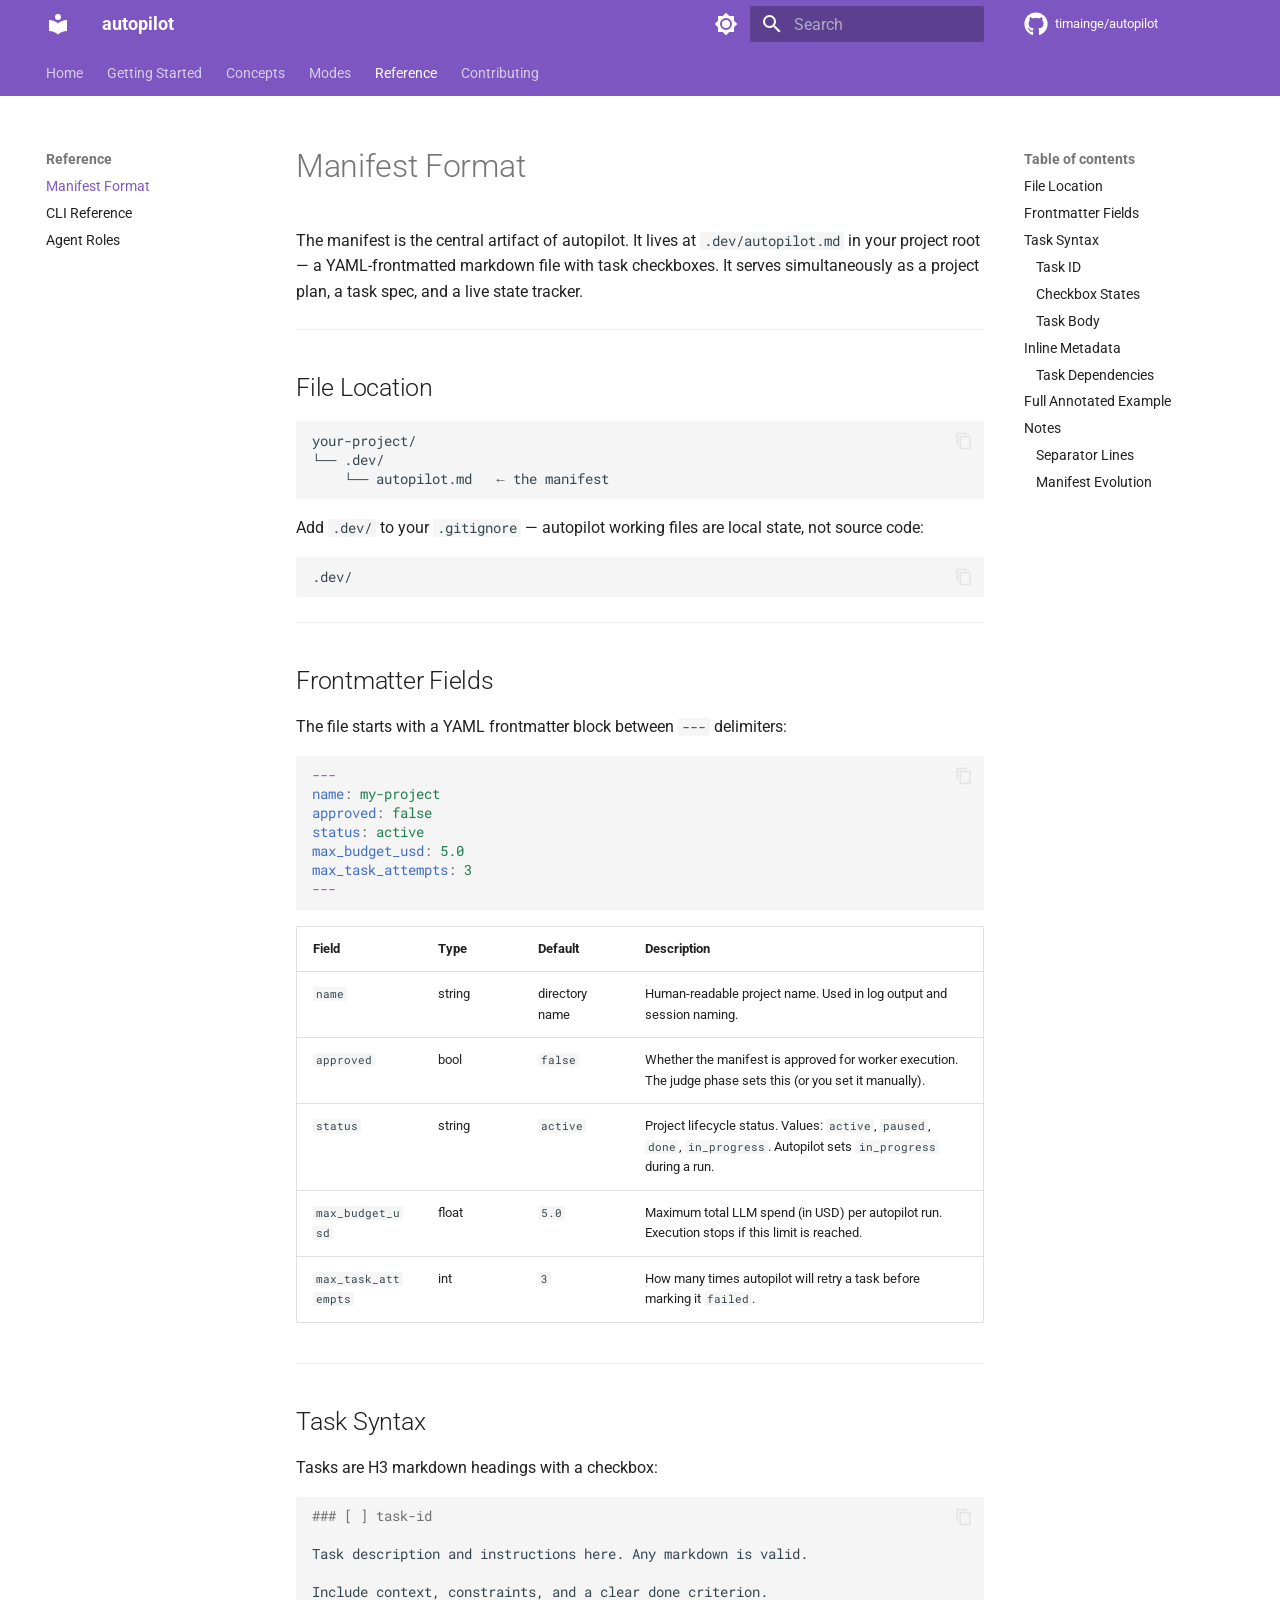
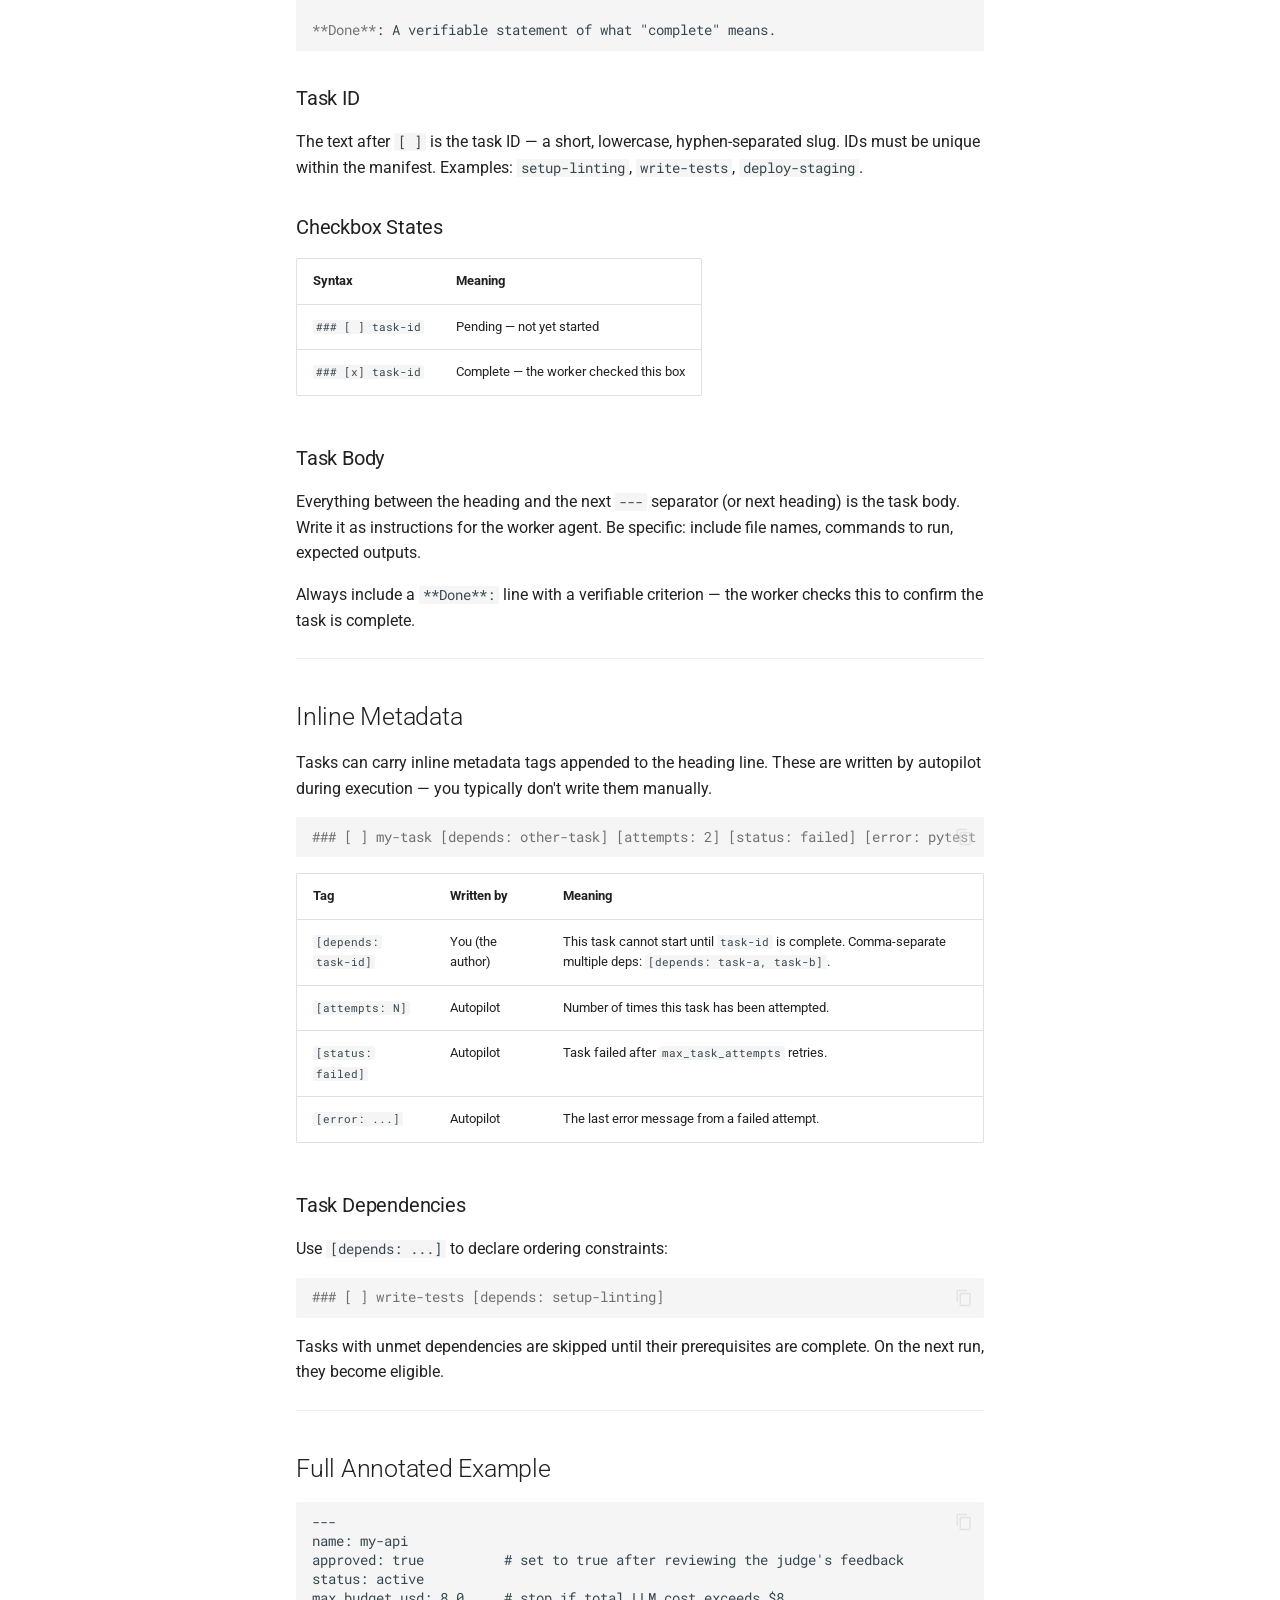
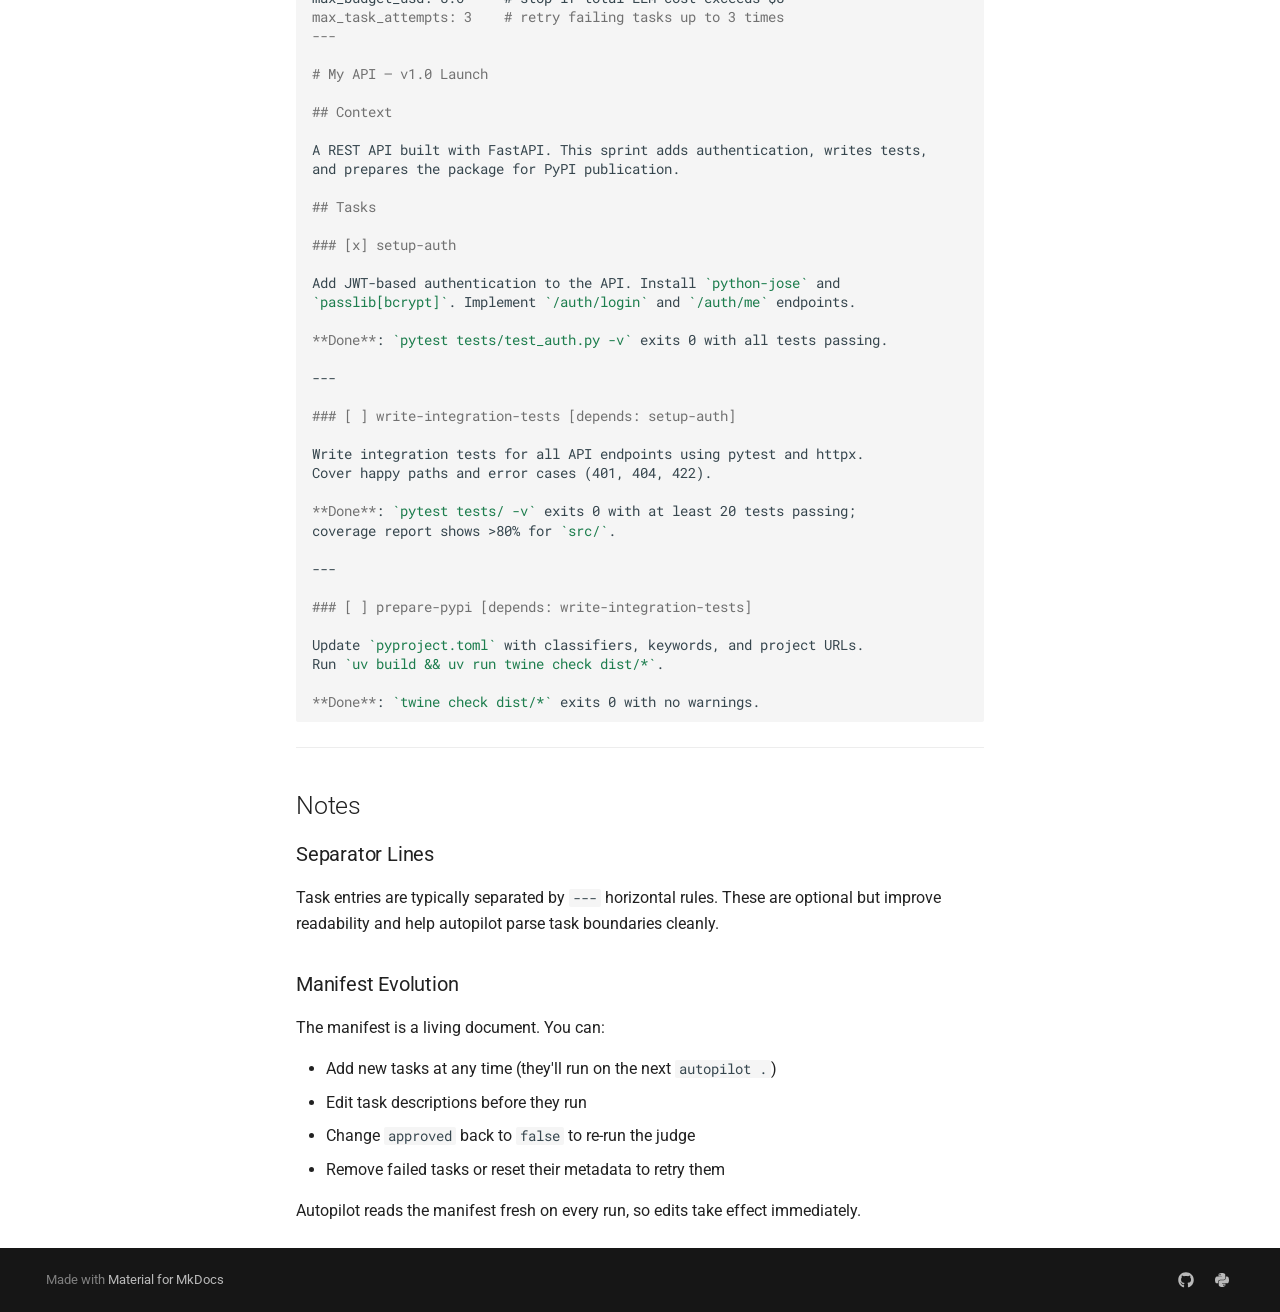
<file: manifest-format/index.html>
<!doctype html><html lang=en class=no-js> <head><meta charset=utf-8><meta name=viewport content="width=device-width,initial-scale=1"><meta name=description content="Autonomous project session orchestrator for Claude Code"><link href=https://timainge.github.io/autopilot/manifest-format/ rel=canonical><link href=../modes/portfolio-mode/ rel=prev><link href=../cli-reference/ rel=next><link rel=icon href=../assets/images/favicon.png><meta name=generator content="mkdocs-1.6.1, mkdocs-material-9.7.4"><title>Manifest Format - autopilot</title><link rel=stylesheet href=../assets/stylesheets/main.484c7ddc.min.css><link rel=stylesheet href=../assets/stylesheets/palette.ab4e12ef.min.css><link rel=preconnect href=https://fonts.gstatic.com crossorigin><link rel=stylesheet href="https://fonts.googleapis.com/css?family=Roboto:300,300i,400,400i,700,700i%7CRoboto+Mono:400,400i,700,700i&display=fallback"><style>:root{--md-text-font:"Roboto";--md-code-font:"Roboto Mono"}</style><script>__md_scope=new URL("..",location),__md_hash=e=>[...e].reduce(((e,_)=>(e<<5)-e+_.charCodeAt(0)),0),__md_get=(e,_=localStorage,t=__md_scope)=>JSON.parse(_.getItem(t.pathname+"."+e)),__md_set=(e,_,t=localStorage,a=__md_scope)=>{try{t.setItem(a.pathname+"."+e,JSON.stringify(_))}catch(e){}}</script></head> <body dir=ltr data-md-color-scheme=default data-md-color-primary=deep-purple data-md-color-accent=purple> <input class=md-toggle data-md-toggle=drawer type=checkbox id=__drawer autocomplete=off> <input class=md-toggle data-md-toggle=search type=checkbox id=__search autocomplete=off> <label class=md-overlay for=__drawer></label> <div data-md-component=skip> <a href=#manifest-format class=md-skip> Skip to content </a> </div> <div data-md-component=announce> </div> <header class=md-header data-md-component=header> <nav class="md-header__inner md-grid" aria-label=Header> <a href=.. title=autopilot class="md-header__button md-logo" aria-label=autopilot data-md-component=logo> <svg xmlns=http://www.w3.org/2000/svg viewbox="0 0 24 24"><path d="M12 8a3 3 0 0 0 3-3 3 3 0 0 0-3-3 3 3 0 0 0-3 3 3 3 0 0 0 3 3m0 3.54C9.64 9.35 6.5 8 3 8v11c3.5 0 6.64 1.35 9 3.54 2.36-2.19 5.5-3.54 9-3.54V8c-3.5 0-6.64 1.35-9 3.54"/></svg> </a> <label class="md-header__button md-icon" for=__drawer> <svg xmlns=http://www.w3.org/2000/svg viewbox="0 0 24 24"><path d="M3 6h18v2H3zm0 5h18v2H3zm0 5h18v2H3z"/></svg> </label> <div class=md-header__title data-md-component=header-title> <div class=md-header__ellipsis> <div class=md-header__topic> <span class=md-ellipsis> autopilot </span> </div> <div class=md-header__topic data-md-component=header-topic> <span class=md-ellipsis> Manifest Format </span> </div> </div> </div> <form class=md-header__option data-md-component=palette> <input class=md-option data-md-color-media data-md-color-scheme=default data-md-color-primary=deep-purple data-md-color-accent=purple aria-label="Switch to dark mode" type=radio name=__palette id=__palette_0> <label class="md-header__button md-icon" title="Switch to dark mode" for=__palette_1 hidden> <svg xmlns=http://www.w3.org/2000/svg viewbox="0 0 24 24"><path d="M12 8a4 4 0 0 0-4 4 4 4 0 0 0 4 4 4 4 0 0 0 4-4 4 4 0 0 0-4-4m0 10a6 6 0 0 1-6-6 6 6 0 0 1 6-6 6 6 0 0 1 6 6 6 6 0 0 1-6 6m8-9.31V4h-4.69L12 .69 8.69 4H4v4.69L.69 12 4 15.31V20h4.69L12 23.31 15.31 20H20v-4.69L23.31 12z"/></svg> </label> <input class=md-option data-md-color-media data-md-color-scheme=slate data-md-color-primary=deep-purple data-md-color-accent=purple aria-label="Switch to light mode" type=radio name=__palette id=__palette_1> <label class="md-header__button md-icon" title="Switch to light mode" for=__palette_0 hidden> <svg xmlns=http://www.w3.org/2000/svg viewbox="0 0 24 24"><path d="M12 18c-.89 0-1.74-.2-2.5-.55C11.56 16.5 13 14.42 13 12s-1.44-4.5-3.5-5.45C10.26 6.2 11.11 6 12 6a6 6 0 0 1 6 6 6 6 0 0 1-6 6m8-9.31V4h-4.69L12 .69 8.69 4H4v4.69L.69 12 4 15.31V20h4.69L12 23.31 15.31 20H20v-4.69L23.31 12z"/></svg> </label> </form> <script>var palette=__md_get("__palette");if(palette&&palette.color){if("(prefers-color-scheme)"===palette.color.media){var media=matchMedia("(prefers-color-scheme: light)"),input=document.querySelector(media.matches?"[data-md-color-media='(prefers-color-scheme: light)']":"[data-md-color-media='(prefers-color-scheme: dark)']");palette.color.media=input.getAttribute("data-md-color-media"),palette.color.scheme=input.getAttribute("data-md-color-scheme"),palette.color.primary=input.getAttribute("data-md-color-primary"),palette.color.accent=input.getAttribute("data-md-color-accent")}for(var[key,value]of Object.entries(palette.color))document.body.setAttribute("data-md-color-"+key,value)}</script> <label class="md-header__button md-icon" for=__search> <svg xmlns=http://www.w3.org/2000/svg viewbox="0 0 24 24"><path d="M9.5 3A6.5 6.5 0 0 1 16 9.5c0 1.61-.59 3.09-1.56 4.23l.27.27h.79l5 5-1.5 1.5-5-5v-.79l-.27-.27A6.52 6.52 0 0 1 9.5 16 6.5 6.5 0 0 1 3 9.5 6.5 6.5 0 0 1 9.5 3m0 2C7 5 5 7 5 9.5S7 14 9.5 14 14 12 14 9.5 12 5 9.5 5"/></svg> </label> <div class=md-search data-md-component=search role=dialog> <label class=md-search__overlay for=__search></label> <div class=md-search__inner role=search> <form class=md-search__form name=search> <input type=text class=md-search__input name=query aria-label=Search placeholder=Search autocapitalize=off autocorrect=off autocomplete=off spellcheck=false data-md-component=search-query required> <label class="md-search__icon md-icon" for=__search> <svg xmlns=http://www.w3.org/2000/svg viewbox="0 0 24 24"><path d="M9.5 3A6.5 6.5 0 0 1 16 9.5c0 1.61-.59 3.09-1.56 4.23l.27.27h.79l5 5-1.5 1.5-5-5v-.79l-.27-.27A6.52 6.52 0 0 1 9.5 16 6.5 6.5 0 0 1 3 9.5 6.5 6.5 0 0 1 9.5 3m0 2C7 5 5 7 5 9.5S7 14 9.5 14 14 12 14 9.5 12 5 9.5 5"/></svg> <svg xmlns=http://www.w3.org/2000/svg viewbox="0 0 24 24"><path d="M20 11v2H8l5.5 5.5-1.42 1.42L4.16 12l7.92-7.92L13.5 5.5 8 11z"/></svg> </label> <nav class=md-search__options aria-label=Search> <button type=reset class="md-search__icon md-icon" title=Clear aria-label=Clear tabindex=-1> <svg xmlns=http://www.w3.org/2000/svg viewbox="0 0 24 24"><path d="M19 6.41 17.59 5 12 10.59 6.41 5 5 6.41 10.59 12 5 17.59 6.41 19 12 13.41 17.59 19 19 17.59 13.41 12z"/></svg> </button> </nav> <div class=md-search__suggest data-md-component=search-suggest></div> </form> <div class=md-search__output> <div class=md-search__scrollwrap tabindex=0 data-md-scrollfix> <div class=md-search-result data-md-component=search-result> <div class=md-search-result__meta> Initializing search </div> <ol class=md-search-result__list role=presentation></ol> </div> </div> </div> </div> </div> <div class=md-header__source> <a href=https://github.com/timainge/autopilot title="Go to repository" class=md-source data-md-component=source> <div class="md-source__icon md-icon"> <svg xmlns=http://www.w3.org/2000/svg viewbox="0 0 512 512"><!-- Font Awesome Free 7.1.0 by @fontawesome - https://fontawesome.com License - https://fontawesome.com/license/free (Icons: CC BY 4.0, Fonts: SIL OFL 1.1, Code: MIT License) Copyright 2025 Fonticons, Inc.--><path d="M173.9 397.4c0 2-2.3 3.6-5.2 3.6-3.3.3-5.6-1.3-5.6-3.6 0-2 2.3-3.6 5.2-3.6 3-.3 5.6 1.3 5.6 3.6m-31.1-4.5c-.7 2 1.3 4.3 4.3 4.9 2.6 1 5.6 0 6.2-2s-1.3-4.3-4.3-5.2c-2.6-.7-5.5.3-6.2 2.3m44.2-1.7c-2.9.7-4.9 2.6-4.6 4.9.3 2 2.9 3.3 5.9 2.6 2.9-.7 4.9-2.6 4.6-4.6-.3-1.9-3-3.2-5.9-2.9M252.8 8C114.1 8 8 113.3 8 252c0 110.9 69.8 205.8 169.5 239.2 12.8 2.3 17.3-5.6 17.3-12.1 0-6.2-.3-40.4-.3-61.4 0 0-70 15-84.7-29.8 0 0-11.4-29.1-27.8-36.6 0 0-22.9-15.7 1.6-15.4 0 0 24.9 2 38.6 25.8 21.9 38.6 58.6 27.5 72.9 20.9 2.3-16 8.8-27.1 16-33.7-55.9-6.2-112.3-14.3-112.3-110.5 0-27.5 7.6-41.3 23.6-58.9-2.6-6.5-11.1-33.3 2.6-67.9 20.9-6.5 69 27 69 27 20-5.6 41.5-8.5 62.8-8.5s42.8 2.9 62.8 8.5c0 0 48.1-33.6 69-27 13.7 34.7 5.2 61.4 2.6 67.9 16 17.7 25.8 31.5 25.8 58.9 0 96.5-58.9 104.2-114.8 110.5 9.2 7.9 17 22.9 17 46.4 0 33.7-.3 75.4-.3 83.6 0 6.5 4.6 14.4 17.3 12.1C436.2 457.8 504 362.9 504 252 504 113.3 391.5 8 252.8 8M105.2 352.9c-1.3 1-1 3.3.7 5.2 1.6 1.6 3.9 2.3 5.2 1 1.3-1 1-3.3-.7-5.2-1.6-1.6-3.9-2.3-5.2-1m-10.8-8.1c-.7 1.3.3 2.9 2.3 3.9 1.6 1 3.6.7 4.3-.7.7-1.3-.3-2.9-2.3-3.9-2-.6-3.6-.3-4.3.7m32.4 35.6c-1.6 1.3-1 4.3 1.3 6.2 2.3 2.3 5.2 2.6 6.5 1 1.3-1.3.7-4.3-1.3-6.2-2.2-2.3-5.2-2.6-6.5-1m-11.4-14.7c-1.6 1-1.6 3.6 0 5.9s4.3 3.3 5.6 2.3c1.6-1.3 1.6-3.9 0-6.2-1.4-2.3-4-3.3-5.6-2"/></svg> </div> <div class=md-source__repository> timainge/autopilot </div> </a> </div> </nav> </header> <div class=md-container data-md-component=container> <nav class=md-tabs aria-label=Tabs data-md-component=tabs> <div class=md-grid> <ul class=md-tabs__list> <li class=md-tabs__item> <a href=.. class=md-tabs__link> Home </a> </li> <li class=md-tabs__item> <a href=../getting-started/ class=md-tabs__link> Getting Started </a> </li> <li class=md-tabs__item> <a href=../concepts/ class=md-tabs__link> Concepts </a> </li> <li class=md-tabs__item> <a href=../modes/plan-mode/ class=md-tabs__link> Modes </a> </li> <li class="md-tabs__item md-tabs__item--active"> <a href=./ class=md-tabs__link> Reference </a> </li> <li class=md-tabs__item> <a href=../contributing/ class=md-tabs__link> Contributing </a> </li> </ul> </div> </nav> <main class=md-main data-md-component=main> <div class="md-main__inner md-grid"> <div class="md-sidebar md-sidebar--primary" data-md-component=sidebar data-md-type=navigation> <div class=md-sidebar__scrollwrap> <div class=md-sidebar__inner> <nav class="md-nav md-nav--primary md-nav--lifted" aria-label=Navigation data-md-level=0> <label class=md-nav__title for=__drawer> <a href=.. title=autopilot class="md-nav__button md-logo" aria-label=autopilot data-md-component=logo> <svg xmlns=http://www.w3.org/2000/svg viewbox="0 0 24 24"><path d="M12 8a3 3 0 0 0 3-3 3 3 0 0 0-3-3 3 3 0 0 0-3 3 3 3 0 0 0 3 3m0 3.54C9.64 9.35 6.5 8 3 8v11c3.5 0 6.64 1.35 9 3.54 2.36-2.19 5.5-3.54 9-3.54V8c-3.5 0-6.64 1.35-9 3.54"/></svg> </a> autopilot </label> <div class=md-nav__source> <a href=https://github.com/timainge/autopilot title="Go to repository" class=md-source data-md-component=source> <div class="md-source__icon md-icon"> <svg xmlns=http://www.w3.org/2000/svg viewbox="0 0 512 512"><!-- Font Awesome Free 7.1.0 by @fontawesome - https://fontawesome.com License - https://fontawesome.com/license/free (Icons: CC BY 4.0, Fonts: SIL OFL 1.1, Code: MIT License) Copyright 2025 Fonticons, Inc.--><path d="M173.9 397.4c0 2-2.3 3.6-5.2 3.6-3.3.3-5.6-1.3-5.6-3.6 0-2 2.3-3.6 5.2-3.6 3-.3 5.6 1.3 5.6 3.6m-31.1-4.5c-.7 2 1.3 4.3 4.3 4.9 2.6 1 5.6 0 6.2-2s-1.3-4.3-4.3-5.2c-2.6-.7-5.5.3-6.2 2.3m44.2-1.7c-2.9.7-4.9 2.6-4.6 4.9.3 2 2.9 3.3 5.9 2.6 2.9-.7 4.9-2.6 4.6-4.6-.3-1.9-3-3.2-5.9-2.9M252.8 8C114.1 8 8 113.3 8 252c0 110.9 69.8 205.8 169.5 239.2 12.8 2.3 17.3-5.6 17.3-12.1 0-6.2-.3-40.4-.3-61.4 0 0-70 15-84.7-29.8 0 0-11.4-29.1-27.8-36.6 0 0-22.9-15.7 1.6-15.4 0 0 24.9 2 38.6 25.8 21.9 38.6 58.6 27.5 72.9 20.9 2.3-16 8.8-27.1 16-33.7-55.9-6.2-112.3-14.3-112.3-110.5 0-27.5 7.6-41.3 23.6-58.9-2.6-6.5-11.1-33.3 2.6-67.9 20.9-6.5 69 27 69 27 20-5.6 41.5-8.5 62.8-8.5s42.8 2.9 62.8 8.5c0 0 48.1-33.6 69-27 13.7 34.7 5.2 61.4 2.6 67.9 16 17.7 25.8 31.5 25.8 58.9 0 96.5-58.9 104.2-114.8 110.5 9.2 7.9 17 22.9 17 46.4 0 33.7-.3 75.4-.3 83.6 0 6.5 4.6 14.4 17.3 12.1C436.2 457.8 504 362.9 504 252 504 113.3 391.5 8 252.8 8M105.2 352.9c-1.3 1-1 3.3.7 5.2 1.6 1.6 3.9 2.3 5.2 1 1.3-1 1-3.3-.7-5.2-1.6-1.6-3.9-2.3-5.2-1m-10.8-8.1c-.7 1.3.3 2.9 2.3 3.9 1.6 1 3.6.7 4.3-.7.7-1.3-.3-2.9-2.3-3.9-2-.6-3.6-.3-4.3.7m32.4 35.6c-1.6 1.3-1 4.3 1.3 6.2 2.3 2.3 5.2 2.6 6.5 1 1.3-1.3.7-4.3-1.3-6.2-2.2-2.3-5.2-2.6-6.5-1m-11.4-14.7c-1.6 1-1.6 3.6 0 5.9s4.3 3.3 5.6 2.3c1.6-1.3 1.6-3.9 0-6.2-1.4-2.3-4-3.3-5.6-2"/></svg> </div> <div class=md-source__repository> timainge/autopilot </div> </a> </div> <ul class=md-nav__list data-md-scrollfix> <li class=md-nav__item> <a href=.. class=md-nav__link> <span class=md-ellipsis> Home </span> </a> </li> <li class=md-nav__item> <a href=../getting-started/ class=md-nav__link> <span class=md-ellipsis> Getting Started </span> </a> </li> <li class=md-nav__item> <a href=../concepts/ class=md-nav__link> <span class=md-ellipsis> Concepts </span> </a> </li> <li class="md-nav__item md-nav__item--nested"> <input class="md-nav__toggle md-toggle " type=checkbox id=__nav_4> <label class=md-nav__link for=__nav_4 id=__nav_4_label tabindex=0> <span class=md-ellipsis> Modes </span> <span class="md-nav__icon md-icon"></span> </label> <nav class=md-nav data-md-level=1 aria-labelledby=__nav_4_label aria-expanded=false> <label class=md-nav__title for=__nav_4> <span class="md-nav__icon md-icon"></span> Modes </label> <ul class=md-nav__list data-md-scrollfix> <li class=md-nav__item> <a href=../modes/plan-mode/ class=md-nav__link> <span class=md-ellipsis> Plan Mode </span> </a> </li> <li class=md-nav__item> <a href=../modes/research-mode/ class=md-nav__link> <span class=md-ellipsis> Research Mode </span> </a> </li> <li class=md-nav__item> <a href=../modes/roadmap-mode/ class=md-nav__link> <span class=md-ellipsis> Roadmap Mode </span> </a> </li> <li class=md-nav__item> <a href=../modes/portfolio-mode/ class=md-nav__link> <span class=md-ellipsis> Portfolio Mode </span> </a> </li> </ul> </nav> </li> <li class="md-nav__item md-nav__item--active md-nav__item--section md-nav__item--nested"> <input class="md-nav__toggle md-toggle " type=checkbox id=__nav_5 checked> <label class=md-nav__link for=__nav_5 id=__nav_5_label tabindex> <span class=md-ellipsis> Reference </span> <span class="md-nav__icon md-icon"></span> </label> <nav class=md-nav data-md-level=1 aria-labelledby=__nav_5_label aria-expanded=true> <label class=md-nav__title for=__nav_5> <span class="md-nav__icon md-icon"></span> Reference </label> <ul class=md-nav__list data-md-scrollfix> <li class="md-nav__item md-nav__item--active"> <input class="md-nav__toggle md-toggle" type=checkbox id=__toc> <label class="md-nav__link md-nav__link--active" for=__toc> <span class=md-ellipsis> Manifest Format </span> <span class="md-nav__icon md-icon"></span> </label> <a href=./ class="md-nav__link md-nav__link--active"> <span class=md-ellipsis> Manifest Format </span> </a> <nav class="md-nav md-nav--secondary" aria-label="Table of contents"> <label class=md-nav__title for=__toc> <span class="md-nav__icon md-icon"></span> Table of contents </label> <ul class=md-nav__list data-md-component=toc data-md-scrollfix> <li class=md-nav__item> <a href=#file-location class=md-nav__link> <span class=md-ellipsis> File Location </span> </a> </li> <li class=md-nav__item> <a href=#frontmatter-fields class=md-nav__link> <span class=md-ellipsis> Frontmatter Fields </span> </a> </li> <li class=md-nav__item> <a href=#task-syntax class=md-nav__link> <span class=md-ellipsis> Task Syntax </span> </a> <nav class=md-nav aria-label="Task Syntax"> <ul class=md-nav__list> <li class=md-nav__item> <a href=#task-id class=md-nav__link> <span class=md-ellipsis> Task ID </span> </a> </li> <li class=md-nav__item> <a href=#checkbox-states class=md-nav__link> <span class=md-ellipsis> Checkbox States </span> </a> </li> <li class=md-nav__item> <a href=#task-body class=md-nav__link> <span class=md-ellipsis> Task Body </span> </a> </li> </ul> </nav> </li> <li class=md-nav__item> <a href=#inline-metadata class=md-nav__link> <span class=md-ellipsis> Inline Metadata </span> </a> <nav class=md-nav aria-label="Inline Metadata"> <ul class=md-nav__list> <li class=md-nav__item> <a href=#task-dependencies class=md-nav__link> <span class=md-ellipsis> Task Dependencies </span> </a> </li> </ul> </nav> </li> <li class=md-nav__item> <a href=#full-annotated-example class=md-nav__link> <span class=md-ellipsis> Full Annotated Example </span> </a> </li> <li class=md-nav__item> <a href=#notes class=md-nav__link> <span class=md-ellipsis> Notes </span> </a> <nav class=md-nav aria-label=Notes> <ul class=md-nav__list> <li class=md-nav__item> <a href=#separator-lines class=md-nav__link> <span class=md-ellipsis> Separator Lines </span> </a> </li> <li class=md-nav__item> <a href=#manifest-evolution class=md-nav__link> <span class=md-ellipsis> Manifest Evolution </span> </a> </li> </ul> </nav> </li> </ul> </nav> </li> <li class=md-nav__item> <a href=../cli-reference/ class=md-nav__link> <span class=md-ellipsis> CLI Reference </span> </a> </li> <li class=md-nav__item> <a href=../agent-roles/ class=md-nav__link> <span class=md-ellipsis> Agent Roles </span> </a> </li> </ul> </nav> </li> <li class=md-nav__item> <a href=../contributing/ class=md-nav__link> <span class=md-ellipsis> Contributing </span> </a> </li> </ul> </nav> </div> </div> </div> <div class="md-sidebar md-sidebar--secondary" data-md-component=sidebar data-md-type=toc> <div class=md-sidebar__scrollwrap> <div class=md-sidebar__inner> <nav class="md-nav md-nav--secondary" aria-label="Table of contents"> <label class=md-nav__title for=__toc> <span class="md-nav__icon md-icon"></span> Table of contents </label> <ul class=md-nav__list data-md-component=toc data-md-scrollfix> <li class=md-nav__item> <a href=#file-location class=md-nav__link> <span class=md-ellipsis> File Location </span> </a> </li> <li class=md-nav__item> <a href=#frontmatter-fields class=md-nav__link> <span class=md-ellipsis> Frontmatter Fields </span> </a> </li> <li class=md-nav__item> <a href=#task-syntax class=md-nav__link> <span class=md-ellipsis> Task Syntax </span> </a> <nav class=md-nav aria-label="Task Syntax"> <ul class=md-nav__list> <li class=md-nav__item> <a href=#task-id class=md-nav__link> <span class=md-ellipsis> Task ID </span> </a> </li> <li class=md-nav__item> <a href=#checkbox-states class=md-nav__link> <span class=md-ellipsis> Checkbox States </span> </a> </li> <li class=md-nav__item> <a href=#task-body class=md-nav__link> <span class=md-ellipsis> Task Body </span> </a> </li> </ul> </nav> </li> <li class=md-nav__item> <a href=#inline-metadata class=md-nav__link> <span class=md-ellipsis> Inline Metadata </span> </a> <nav class=md-nav aria-label="Inline Metadata"> <ul class=md-nav__list> <li class=md-nav__item> <a href=#task-dependencies class=md-nav__link> <span class=md-ellipsis> Task Dependencies </span> </a> </li> </ul> </nav> </li> <li class=md-nav__item> <a href=#full-annotated-example class=md-nav__link> <span class=md-ellipsis> Full Annotated Example </span> </a> </li> <li class=md-nav__item> <a href=#notes class=md-nav__link> <span class=md-ellipsis> Notes </span> </a> <nav class=md-nav aria-label=Notes> <ul class=md-nav__list> <li class=md-nav__item> <a href=#separator-lines class=md-nav__link> <span class=md-ellipsis> Separator Lines </span> </a> </li> <li class=md-nav__item> <a href=#manifest-evolution class=md-nav__link> <span class=md-ellipsis> Manifest Evolution </span> </a> </li> </ul> </nav> </li> </ul> </nav> </div> </div> </div> <div class=md-content data-md-component=content> <article class="md-content__inner md-typeset"> <h1 id=manifest-format>Manifest Format<a class=headerlink href=#manifest-format title="Permanent link">&para;</a></h1> <p>The manifest is the central artifact of autopilot. It lives at <code>.dev/autopilot.md</code> in your project root — a YAML-frontmatted markdown file with task checkboxes. It serves simultaneously as a project plan, a task spec, and a live state tracker.</p> <hr> <h2 id=file-location>File Location<a class=headerlink href=#file-location title="Permanent link">&para;</a></h2> <div class=highlight><pre><span></span><code><a id=__codelineno-0-1 name=__codelineno-0-1 href=#__codelineno-0-1></a>your-project/
<a id=__codelineno-0-2 name=__codelineno-0-2 href=#__codelineno-0-2></a>└── .dev/
<a id=__codelineno-0-3 name=__codelineno-0-3 href=#__codelineno-0-3></a>    └── autopilot.md   ← the manifest
</code></pre></div> <p>Add <code>.dev/</code> to your <code>.gitignore</code> — autopilot working files are local state, not source code:</p> <div class=highlight><pre><span></span><code><a id=__codelineno-1-1 name=__codelineno-1-1 href=#__codelineno-1-1></a>.dev/
</code></pre></div> <hr> <h2 id=frontmatter-fields>Frontmatter Fields<a class=headerlink href=#frontmatter-fields title="Permanent link">&para;</a></h2> <p>The file starts with a YAML frontmatter block between <code>---</code> delimiters:</p> <div class=highlight><pre><span></span><code><a id=__codelineno-2-1 name=__codelineno-2-1 href=#__codelineno-2-1></a><span class=nn>---</span>
<a id=__codelineno-2-2 name=__codelineno-2-2 href=#__codelineno-2-2></a><span class=nt>name</span><span class=p>:</span><span class=w> </span><span class="l l-Scalar l-Scalar-Plain">my-project</span>
<a id=__codelineno-2-3 name=__codelineno-2-3 href=#__codelineno-2-3></a><span class=nt>approved</span><span class=p>:</span><span class=w> </span><span class="l l-Scalar l-Scalar-Plain">false</span>
<a id=__codelineno-2-4 name=__codelineno-2-4 href=#__codelineno-2-4></a><span class=nt>status</span><span class=p>:</span><span class=w> </span><span class="l l-Scalar l-Scalar-Plain">active</span>
<a id=__codelineno-2-5 name=__codelineno-2-5 href=#__codelineno-2-5></a><span class=nt>max_budget_usd</span><span class=p>:</span><span class=w> </span><span class="l l-Scalar l-Scalar-Plain">5.0</span>
<a id=__codelineno-2-6 name=__codelineno-2-6 href=#__codelineno-2-6></a><span class=nt>max_task_attempts</span><span class=p>:</span><span class=w> </span><span class="l l-Scalar l-Scalar-Plain">3</span>
<a id=__codelineno-2-7 name=__codelineno-2-7 href=#__codelineno-2-7></a><span class=nn>---</span>
</code></pre></div> <table> <thead> <tr> <th>Field</th> <th>Type</th> <th>Default</th> <th>Description</th> </tr> </thead> <tbody> <tr> <td><code>name</code></td> <td>string</td> <td>directory name</td> <td>Human-readable project name. Used in log output and session naming.</td> </tr> <tr> <td><code>approved</code></td> <td>bool</td> <td><code>false</code></td> <td>Whether the manifest is approved for worker execution. The judge phase sets this (or you set it manually).</td> </tr> <tr> <td><code>status</code></td> <td>string</td> <td><code>active</code></td> <td>Project lifecycle status. Values: <code>active</code>, <code>paused</code>, <code>done</code>, <code>in_progress</code>. Autopilot sets <code>in_progress</code> during a run.</td> </tr> <tr> <td><code>max_budget_usd</code></td> <td>float</td> <td><code>5.0</code></td> <td>Maximum total LLM spend (in USD) per autopilot run. Execution stops if this limit is reached.</td> </tr> <tr> <td><code>max_task_attempts</code></td> <td>int</td> <td><code>3</code></td> <td>How many times autopilot will retry a task before marking it <code>failed</code>.</td> </tr> </tbody> </table> <hr> <h2 id=task-syntax>Task Syntax<a class=headerlink href=#task-syntax title="Permanent link">&para;</a></h2> <p>Tasks are H3 markdown headings with a checkbox:</p> <div class=highlight><pre><span></span><code><a id=__codelineno-3-1 name=__codelineno-3-1 href=#__codelineno-3-1></a><span class=gu>### [ ] task-id</span>
<a id=__codelineno-3-2 name=__codelineno-3-2 href=#__codelineno-3-2></a>
<a id=__codelineno-3-3 name=__codelineno-3-3 href=#__codelineno-3-3></a>Task description and instructions here. Any markdown is valid.
<a id=__codelineno-3-4 name=__codelineno-3-4 href=#__codelineno-3-4></a>
<a id=__codelineno-3-5 name=__codelineno-3-5 href=#__codelineno-3-5></a>Include context, constraints, and a clear done criterion.
<a id=__codelineno-3-6 name=__codelineno-3-6 href=#__codelineno-3-6></a>
<a id=__codelineno-3-7 name=__codelineno-3-7 href=#__codelineno-3-7></a><span class=gs>**Done**</span>: A verifiable statement of what &quot;complete&quot; means.
</code></pre></div> <h3 id=task-id>Task ID<a class=headerlink href=#task-id title="Permanent link">&para;</a></h3> <p>The text after <code>[ ]</code> is the task ID — a short, lowercase, hyphen-separated slug. IDs must be unique within the manifest. Examples: <code>setup-linting</code>, <code>write-tests</code>, <code>deploy-staging</code>.</p> <h3 id=checkbox-states>Checkbox States<a class=headerlink href=#checkbox-states title="Permanent link">&para;</a></h3> <table> <thead> <tr> <th>Syntax</th> <th>Meaning</th> </tr> </thead> <tbody> <tr> <td><code>### [ ] task-id</code></td> <td>Pending — not yet started</td> </tr> <tr> <td><code>### [x] task-id</code></td> <td>Complete — the worker checked this box</td> </tr> </tbody> </table> <h3 id=task-body>Task Body<a class=headerlink href=#task-body title="Permanent link">&para;</a></h3> <p>Everything between the heading and the next <code>---</code> separator (or next heading) is the task body. Write it as instructions for the worker agent. Be specific: include file names, commands to run, expected outputs.</p> <p>Always include a <code>**Done**:</code> line with a verifiable criterion — the worker checks this to confirm the task is complete.</p> <hr> <h2 id=inline-metadata>Inline Metadata<a class=headerlink href=#inline-metadata title="Permanent link">&para;</a></h2> <p>Tasks can carry inline metadata tags appended to the heading line. These are written by autopilot during execution — you typically don't write them manually.</p> <div class=highlight><pre><span></span><code><a id=__codelineno-4-1 name=__codelineno-4-1 href=#__codelineno-4-1></a><span class=gu>### [ ] my-task [depends: other-task] [attempts: 2] [status: failed] [error: pytest returned exit code 1]</span>
</code></pre></div> <table> <thead> <tr> <th>Tag</th> <th>Written by</th> <th>Meaning</th> </tr> </thead> <tbody> <tr> <td><code>[depends: task-id]</code></td> <td>You (the author)</td> <td>This task cannot start until <code>task-id</code> is complete. Comma-separate multiple deps: <code>[depends: task-a, task-b]</code>.</td> </tr> <tr> <td><code>[attempts: N]</code></td> <td>Autopilot</td> <td>Number of times this task has been attempted.</td> </tr> <tr> <td><code>[status: failed]</code></td> <td>Autopilot</td> <td>Task failed after <code>max_task_attempts</code> retries.</td> </tr> <tr> <td><code>[error: ...]</code></td> <td>Autopilot</td> <td>The last error message from a failed attempt.</td> </tr> </tbody> </table> <h3 id=task-dependencies>Task Dependencies<a class=headerlink href=#task-dependencies title="Permanent link">&para;</a></h3> <p>Use <code>[depends: ...]</code> to declare ordering constraints:</p> <div class=highlight><pre><span></span><code><a id=__codelineno-5-1 name=__codelineno-5-1 href=#__codelineno-5-1></a><span class=gu>### [ ] write-tests [depends: setup-linting]</span>
</code></pre></div> <p>Tasks with unmet dependencies are skipped until their prerequisites are complete. On the next run, they become eligible.</p> <hr> <h2 id=full-annotated-example>Full Annotated Example<a class=headerlink href=#full-annotated-example title="Permanent link">&para;</a></h2> <div class=highlight><pre><span></span><code><a id=__codelineno-6-1 name=__codelineno-6-1 href=#__codelineno-6-1></a>---
<a id=__codelineno-6-2 name=__codelineno-6-2 href=#__codelineno-6-2></a>name: my-api
<a id=__codelineno-6-3 name=__codelineno-6-3 href=#__codelineno-6-3></a>approved: true          # set to true after reviewing the judge&#39;s feedback
<a id=__codelineno-6-4 name=__codelineno-6-4 href=#__codelineno-6-4></a>status: active
<a id=__codelineno-6-5 name=__codelineno-6-5 href=#__codelineno-6-5></a>max_budget_usd: 8.0     # stop if total LLM cost exceeds $8
<a id=__codelineno-6-6 name=__codelineno-6-6 href=#__codelineno-6-6></a><span class=gu>max_task_attempts: 3    # retry failing tasks up to 3 times</span>
<a id=__codelineno-6-7 name=__codelineno-6-7 href=#__codelineno-6-7></a><span class=gu>---</span>
<a id=__codelineno-6-8 name=__codelineno-6-8 href=#__codelineno-6-8></a>
<a id=__codelineno-6-9 name=__codelineno-6-9 href=#__codelineno-6-9></a><span class=gh># My API — v1.0 Launch</span>
<a id=__codelineno-6-10 name=__codelineno-6-10 href=#__codelineno-6-10></a>
<a id=__codelineno-6-11 name=__codelineno-6-11 href=#__codelineno-6-11></a><span class=gu>## Context</span>
<a id=__codelineno-6-12 name=__codelineno-6-12 href=#__codelineno-6-12></a>
<a id=__codelineno-6-13 name=__codelineno-6-13 href=#__codelineno-6-13></a>A REST API built with FastAPI. This sprint adds authentication, writes tests,
<a id=__codelineno-6-14 name=__codelineno-6-14 href=#__codelineno-6-14></a>and prepares the package for PyPI publication.
<a id=__codelineno-6-15 name=__codelineno-6-15 href=#__codelineno-6-15></a>
<a id=__codelineno-6-16 name=__codelineno-6-16 href=#__codelineno-6-16></a><span class=gu>## Tasks</span>
<a id=__codelineno-6-17 name=__codelineno-6-17 href=#__codelineno-6-17></a>
<a id=__codelineno-6-18 name=__codelineno-6-18 href=#__codelineno-6-18></a><span class=gu>### [x] setup-auth</span>
<a id=__codelineno-6-19 name=__codelineno-6-19 href=#__codelineno-6-19></a>
<a id=__codelineno-6-20 name=__codelineno-6-20 href=#__codelineno-6-20></a>Add JWT-based authentication to the API. Install <span class=sb>`python-jose`</span> and
<a id=__codelineno-6-21 name=__codelineno-6-21 href=#__codelineno-6-21></a><span class=sb>`passlib[bcrypt]`</span>. Implement <span class=sb>`/auth/login`</span> and <span class=sb>`/auth/me`</span> endpoints.
<a id=__codelineno-6-22 name=__codelineno-6-22 href=#__codelineno-6-22></a>
<a id=__codelineno-6-23 name=__codelineno-6-23 href=#__codelineno-6-23></a><span class=gs>**Done**</span>: <span class=sb>`pytest tests/test_auth.py -v`</span> exits 0 with all tests passing.
<a id=__codelineno-6-24 name=__codelineno-6-24 href=#__codelineno-6-24></a>
<a id=__codelineno-6-25 name=__codelineno-6-25 href=#__codelineno-6-25></a>---
<a id=__codelineno-6-26 name=__codelineno-6-26 href=#__codelineno-6-26></a>
<a id=__codelineno-6-27 name=__codelineno-6-27 href=#__codelineno-6-27></a><span class=gu>### [ ] write-integration-tests [depends: setup-auth]</span>
<a id=__codelineno-6-28 name=__codelineno-6-28 href=#__codelineno-6-28></a>
<a id=__codelineno-6-29 name=__codelineno-6-29 href=#__codelineno-6-29></a>Write integration tests for all API endpoints using pytest and httpx.
<a id=__codelineno-6-30 name=__codelineno-6-30 href=#__codelineno-6-30></a>Cover happy paths and error cases (401, 404, 422).
<a id=__codelineno-6-31 name=__codelineno-6-31 href=#__codelineno-6-31></a>
<a id=__codelineno-6-32 name=__codelineno-6-32 href=#__codelineno-6-32></a><span class=gs>**Done**</span>: <span class=sb>`pytest tests/ -v`</span> exits 0 with at least 20 tests passing;
<a id=__codelineno-6-33 name=__codelineno-6-33 href=#__codelineno-6-33></a>coverage report shows &gt;80% for <span class=sb>`src/`</span>.
<a id=__codelineno-6-34 name=__codelineno-6-34 href=#__codelineno-6-34></a>
<a id=__codelineno-6-35 name=__codelineno-6-35 href=#__codelineno-6-35></a>---
<a id=__codelineno-6-36 name=__codelineno-6-36 href=#__codelineno-6-36></a>
<a id=__codelineno-6-37 name=__codelineno-6-37 href=#__codelineno-6-37></a><span class=gu>### [ ] prepare-pypi [depends: write-integration-tests]</span>
<a id=__codelineno-6-38 name=__codelineno-6-38 href=#__codelineno-6-38></a>
<a id=__codelineno-6-39 name=__codelineno-6-39 href=#__codelineno-6-39></a>Update <span class=sb>`pyproject.toml`</span> with classifiers, keywords, and project URLs.
<a id=__codelineno-6-40 name=__codelineno-6-40 href=#__codelineno-6-40></a>Run <span class=sb>`uv build &amp;&amp; uv run twine check dist/*`</span>.
<a id=__codelineno-6-41 name=__codelineno-6-41 href=#__codelineno-6-41></a>
<a id=__codelineno-6-42 name=__codelineno-6-42 href=#__codelineno-6-42></a><span class=gs>**Done**</span>: <span class=sb>`twine check dist/*`</span> exits 0 with no warnings.
</code></pre></div> <hr> <h2 id=notes>Notes<a class=headerlink href=#notes title="Permanent link">&para;</a></h2> <h3 id=separator-lines>Separator Lines<a class=headerlink href=#separator-lines title="Permanent link">&para;</a></h3> <p>Task entries are typically separated by <code>---</code> horizontal rules. These are optional but improve readability and help autopilot parse task boundaries cleanly.</p> <h3 id=manifest-evolution>Manifest Evolution<a class=headerlink href=#manifest-evolution title="Permanent link">&para;</a></h3> <p>The manifest is a living document. You can:</p> <ul> <li>Add new tasks at any time (they'll run on the next <code>autopilot .</code>)</li> <li>Edit task descriptions before they run</li> <li>Change <code>approved</code> back to <code>false</code> to re-run the judge</li> <li>Remove failed tasks or reset their metadata to retry them</li> </ul> <p>Autopilot reads the manifest fresh on every run, so edits take effect immediately.</p> </article> </div> <script>var tabs=__md_get("__tabs");if(Array.isArray(tabs))e:for(var set of document.querySelectorAll(".tabbed-set")){var labels=set.querySelector(".tabbed-labels");for(var tab of tabs)for(var label of labels.getElementsByTagName("label"))if(label.innerText.trim()===tab){var input=document.getElementById(label.htmlFor);input.checked=!0;continue e}}</script> <script>var target=document.getElementById(location.hash.slice(1));target&&target.name&&(target.checked=target.name.startsWith("__tabbed_"))</script> </div> <button type=button class="md-top md-icon" data-md-component=top hidden> <svg xmlns=http://www.w3.org/2000/svg viewbox="0 0 24 24"><path d="M13 20h-2V8l-5.5 5.5-1.42-1.42L12 4.16l7.92 7.92-1.42 1.42L13 8z"/></svg> Back to top </button> </main> <footer class=md-footer> <div class="md-footer-meta md-typeset"> <div class="md-footer-meta__inner md-grid"> <div class=md-copyright> Made with <a href=https://squidfunk.github.io/mkdocs-material/ target=_blank rel=noopener> Material for MkDocs </a> </div> <div class=md-social> <a href=https://github.com/timainge/autopilot target=_blank rel=noopener title=github.com class=md-social__link> <svg xmlns=http://www.w3.org/2000/svg viewbox="0 0 512 512"><!-- Font Awesome Free 7.1.0 by @fontawesome - https://fontawesome.com License - https://fontawesome.com/license/free (Icons: CC BY 4.0, Fonts: SIL OFL 1.1, Code: MIT License) Copyright 2025 Fonticons, Inc.--><path d="M173.9 397.4c0 2-2.3 3.6-5.2 3.6-3.3.3-5.6-1.3-5.6-3.6 0-2 2.3-3.6 5.2-3.6 3-.3 5.6 1.3 5.6 3.6m-31.1-4.5c-.7 2 1.3 4.3 4.3 4.9 2.6 1 5.6 0 6.2-2s-1.3-4.3-4.3-5.2c-2.6-.7-5.5.3-6.2 2.3m44.2-1.7c-2.9.7-4.9 2.6-4.6 4.9.3 2 2.9 3.3 5.9 2.6 2.9-.7 4.9-2.6 4.6-4.6-.3-1.9-3-3.2-5.9-2.9M252.8 8C114.1 8 8 113.3 8 252c0 110.9 69.8 205.8 169.5 239.2 12.8 2.3 17.3-5.6 17.3-12.1 0-6.2-.3-40.4-.3-61.4 0 0-70 15-84.7-29.8 0 0-11.4-29.1-27.8-36.6 0 0-22.9-15.7 1.6-15.4 0 0 24.9 2 38.6 25.8 21.9 38.6 58.6 27.5 72.9 20.9 2.3-16 8.8-27.1 16-33.7-55.9-6.2-112.3-14.3-112.3-110.5 0-27.5 7.6-41.3 23.6-58.9-2.6-6.5-11.1-33.3 2.6-67.9 20.9-6.5 69 27 69 27 20-5.6 41.5-8.5 62.8-8.5s42.8 2.9 62.8 8.5c0 0 48.1-33.6 69-27 13.7 34.7 5.2 61.4 2.6 67.9 16 17.7 25.8 31.5 25.8 58.9 0 96.5-58.9 104.2-114.8 110.5 9.2 7.9 17 22.9 17 46.4 0 33.7-.3 75.4-.3 83.6 0 6.5 4.6 14.4 17.3 12.1C436.2 457.8 504 362.9 504 252 504 113.3 391.5 8 252.8 8M105.2 352.9c-1.3 1-1 3.3.7 5.2 1.6 1.6 3.9 2.3 5.2 1 1.3-1 1-3.3-.7-5.2-1.6-1.6-3.9-2.3-5.2-1m-10.8-8.1c-.7 1.3.3 2.9 2.3 3.9 1.6 1 3.6.7 4.3-.7.7-1.3-.3-2.9-2.3-3.9-2-.6-3.6-.3-4.3.7m32.4 35.6c-1.6 1.3-1 4.3 1.3 6.2 2.3 2.3 5.2 2.6 6.5 1 1.3-1.3.7-4.3-1.3-6.2-2.2-2.3-5.2-2.6-6.5-1m-11.4-14.7c-1.6 1-1.6 3.6 0 5.9s4.3 3.3 5.6 2.3c1.6-1.3 1.6-3.9 0-6.2-1.4-2.3-4-3.3-5.6-2"/></svg> </a> <a href=https://pypi.org/project/claude-autopilot/ target=_blank rel=noopener title=pypi.org class=md-social__link> <svg xmlns=http://www.w3.org/2000/svg viewbox="0 0 448 512"><!-- Font Awesome Free 7.1.0 by @fontawesome - https://fontawesome.com License - https://fontawesome.com/license/free (Icons: CC BY 4.0, Fonts: SIL OFL 1.1, Code: MIT License) Copyright 2025 Fonticons, Inc.--><path d="M439.8 200.5c-7.7-30.9-22.3-54.2-53.4-54.2h-40.1v47.4c0 36.8-31.2 67.8-66.8 67.8H172.7c-29.2 0-53.4 25-53.4 54.3v101.8c0 29 25.2 46 53.4 54.3 33.8 9.9 66.3 11.7 106.8 0 26.9-7.8 53.4-23.5 53.4-54.3v-40.7H226.2v-13.6h160.2c31.1 0 42.6-21.7 53.4-54.2 11.2-33.5 10.7-65.7 0-108.6M286.2 444.7a20.4 20.4 0 1 1 0-40.7 20.4 20.4 0 1 1 0 40.7M167.8 248.1h106.8c29.7 0 53.4-24.5 53.4-54.3V91.9c0-29-24.4-50.7-53.4-55.6-35.8-5.9-74.7-5.6-106.8.1-45.2 8-53.4 24.7-53.4 55.6v40.7h106.9v13.6h-147c-31.1 0-58.3 18.7-66.8 54.2-9.8 40.7-10.2 66.1 0 108.6 7.6 31.6 25.7 54.2 56.8 54.2H101v-48.8c0-35.3 30.5-66.4 66.8-66.4m-6.6-183.4a20.4 20.4 0 1 1 0 40.8 20.4 20.4 0 1 1 0-40.8"/></svg> </a> </div> </div> </div> </footer> </div> <div class=md-dialog data-md-component=dialog> <div class="md-dialog__inner md-typeset"></div> </div> <script id=__config type=application/json>{"annotate": null, "base": "..", "features": ["navigation.tabs", "navigation.sections", "navigation.top", "navigation.tracking", "search.highlight", "search.suggest", "content.code.copy", "content.code.annotate", "content.tabs.link"], "search": "../assets/javascripts/workers/search.2c215733.min.js", "tags": null, "translations": {"clipboard.copied": "Copied to clipboard", "clipboard.copy": "Copy to clipboard", "search.result.more.one": "1 more on this page", "search.result.more.other": "# more on this page", "search.result.none": "No matching documents", "search.result.one": "1 matching document", "search.result.other": "# matching documents", "search.result.placeholder": "Type to start searching", "search.result.term.missing": "Missing", "select.version": "Select version"}, "version": null}</script> <script src=../assets/javascripts/bundle.79ae519e.min.js></script> </body> </html>
</file>
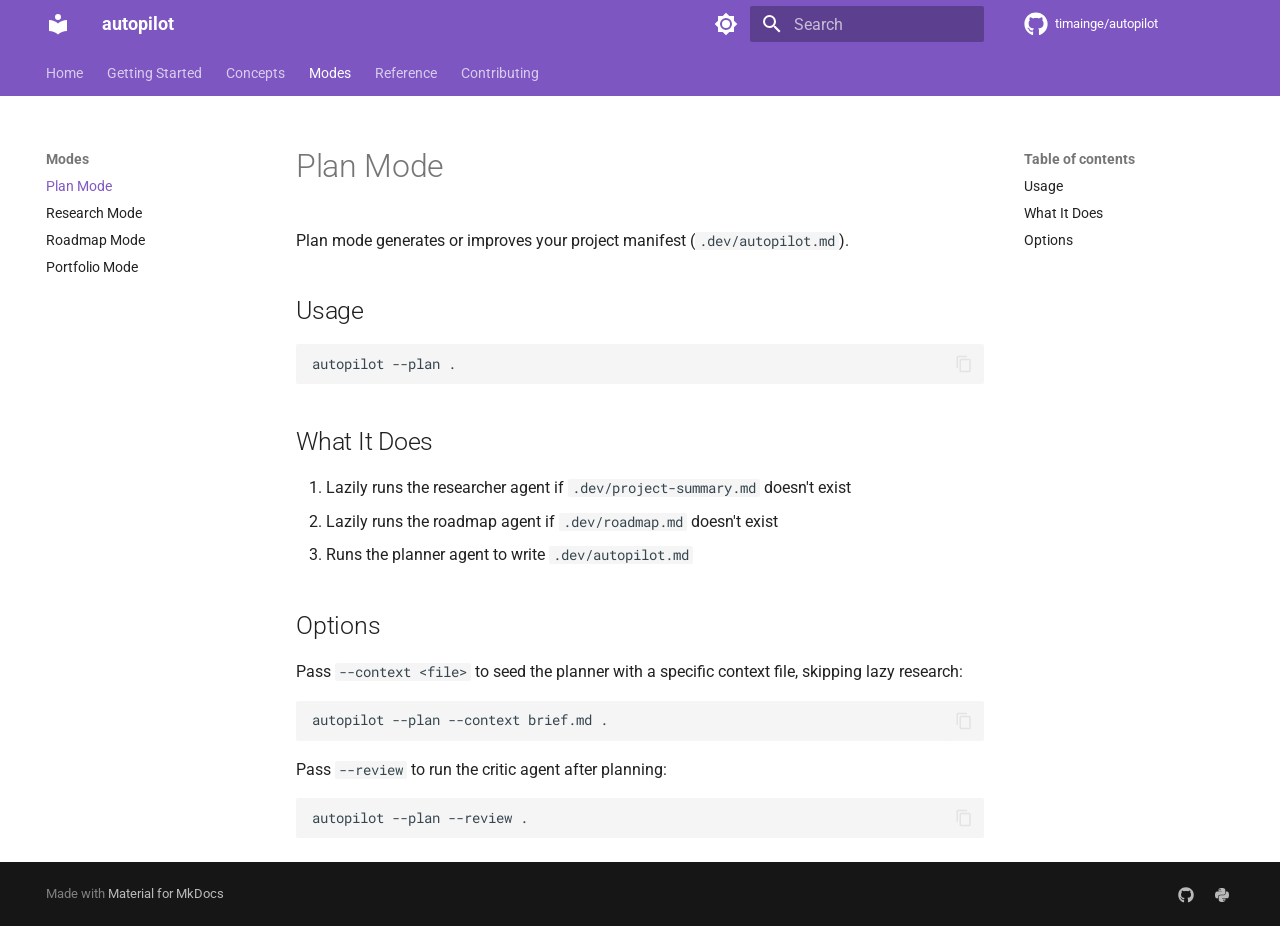
<file: modes/plan-mode/index.html>
<!doctype html><html lang=en class=no-js> <head><meta charset=utf-8><meta name=viewport content="width=device-width,initial-scale=1"><meta name=description content="Autonomous project session orchestrator for Claude Code"><link href=https://timainge.github.io/autopilot/modes/plan-mode/ rel=canonical><link href=../../concepts/ rel=prev><link href=../research-mode/ rel=next><link rel=icon href=../../assets/images/favicon.png><meta name=generator content="mkdocs-1.6.1, mkdocs-material-9.7.4"><title>Plan Mode - autopilot</title><link rel=stylesheet href=../../assets/stylesheets/main.484c7ddc.min.css><link rel=stylesheet href=../../assets/stylesheets/palette.ab4e12ef.min.css><link rel=preconnect href=https://fonts.gstatic.com crossorigin><link rel=stylesheet href="https://fonts.googleapis.com/css?family=Roboto:300,300i,400,400i,700,700i%7CRoboto+Mono:400,400i,700,700i&display=fallback"><style>:root{--md-text-font:"Roboto";--md-code-font:"Roboto Mono"}</style><script>__md_scope=new URL("../..",location),__md_hash=e=>[...e].reduce(((e,_)=>(e<<5)-e+_.charCodeAt(0)),0),__md_get=(e,_=localStorage,t=__md_scope)=>JSON.parse(_.getItem(t.pathname+"."+e)),__md_set=(e,_,t=localStorage,a=__md_scope)=>{try{t.setItem(a.pathname+"."+e,JSON.stringify(_))}catch(e){}}</script></head> <body dir=ltr data-md-color-scheme=default data-md-color-primary=deep-purple data-md-color-accent=purple> <input class=md-toggle data-md-toggle=drawer type=checkbox id=__drawer autocomplete=off> <input class=md-toggle data-md-toggle=search type=checkbox id=__search autocomplete=off> <label class=md-overlay for=__drawer></label> <div data-md-component=skip> <a href=#plan-mode class=md-skip> Skip to content </a> </div> <div data-md-component=announce> </div> <header class=md-header data-md-component=header> <nav class="md-header__inner md-grid" aria-label=Header> <a href=../.. title=autopilot class="md-header__button md-logo" aria-label=autopilot data-md-component=logo> <svg xmlns=http://www.w3.org/2000/svg viewbox="0 0 24 24"><path d="M12 8a3 3 0 0 0 3-3 3 3 0 0 0-3-3 3 3 0 0 0-3 3 3 3 0 0 0 3 3m0 3.54C9.64 9.35 6.5 8 3 8v11c3.5 0 6.64 1.35 9 3.54 2.36-2.19 5.5-3.54 9-3.54V8c-3.5 0-6.64 1.35-9 3.54"/></svg> </a> <label class="md-header__button md-icon" for=__drawer> <svg xmlns=http://www.w3.org/2000/svg viewbox="0 0 24 24"><path d="M3 6h18v2H3zm0 5h18v2H3zm0 5h18v2H3z"/></svg> </label> <div class=md-header__title data-md-component=header-title> <div class=md-header__ellipsis> <div class=md-header__topic> <span class=md-ellipsis> autopilot </span> </div> <div class=md-header__topic data-md-component=header-topic> <span class=md-ellipsis> Plan Mode </span> </div> </div> </div> <form class=md-header__option data-md-component=palette> <input class=md-option data-md-color-media data-md-color-scheme=default data-md-color-primary=deep-purple data-md-color-accent=purple aria-label="Switch to dark mode" type=radio name=__palette id=__palette_0> <label class="md-header__button md-icon" title="Switch to dark mode" for=__palette_1 hidden> <svg xmlns=http://www.w3.org/2000/svg viewbox="0 0 24 24"><path d="M12 8a4 4 0 0 0-4 4 4 4 0 0 0 4 4 4 4 0 0 0 4-4 4 4 0 0 0-4-4m0 10a6 6 0 0 1-6-6 6 6 0 0 1 6-6 6 6 0 0 1 6 6 6 6 0 0 1-6 6m8-9.31V4h-4.69L12 .69 8.69 4H4v4.69L.69 12 4 15.31V20h4.69L12 23.31 15.31 20H20v-4.69L23.31 12z"/></svg> </label> <input class=md-option data-md-color-media data-md-color-scheme=slate data-md-color-primary=deep-purple data-md-color-accent=purple aria-label="Switch to light mode" type=radio name=__palette id=__palette_1> <label class="md-header__button md-icon" title="Switch to light mode" for=__palette_0 hidden> <svg xmlns=http://www.w3.org/2000/svg viewbox="0 0 24 24"><path d="M12 18c-.89 0-1.74-.2-2.5-.55C11.56 16.5 13 14.42 13 12s-1.44-4.5-3.5-5.45C10.26 6.2 11.11 6 12 6a6 6 0 0 1 6 6 6 6 0 0 1-6 6m8-9.31V4h-4.69L12 .69 8.69 4H4v4.69L.69 12 4 15.31V20h4.69L12 23.31 15.31 20H20v-4.69L23.31 12z"/></svg> </label> </form> <script>var palette=__md_get("__palette");if(palette&&palette.color){if("(prefers-color-scheme)"===palette.color.media){var media=matchMedia("(prefers-color-scheme: light)"),input=document.querySelector(media.matches?"[data-md-color-media='(prefers-color-scheme: light)']":"[data-md-color-media='(prefers-color-scheme: dark)']");palette.color.media=input.getAttribute("data-md-color-media"),palette.color.scheme=input.getAttribute("data-md-color-scheme"),palette.color.primary=input.getAttribute("data-md-color-primary"),palette.color.accent=input.getAttribute("data-md-color-accent")}for(var[key,value]of Object.entries(palette.color))document.body.setAttribute("data-md-color-"+key,value)}</script> <label class="md-header__button md-icon" for=__search> <svg xmlns=http://www.w3.org/2000/svg viewbox="0 0 24 24"><path d="M9.5 3A6.5 6.5 0 0 1 16 9.5c0 1.61-.59 3.09-1.56 4.23l.27.27h.79l5 5-1.5 1.5-5-5v-.79l-.27-.27A6.52 6.52 0 0 1 9.5 16 6.5 6.5 0 0 1 3 9.5 6.5 6.5 0 0 1 9.5 3m0 2C7 5 5 7 5 9.5S7 14 9.5 14 14 12 14 9.5 12 5 9.5 5"/></svg> </label> <div class=md-search data-md-component=search role=dialog> <label class=md-search__overlay for=__search></label> <div class=md-search__inner role=search> <form class=md-search__form name=search> <input type=text class=md-search__input name=query aria-label=Search placeholder=Search autocapitalize=off autocorrect=off autocomplete=off spellcheck=false data-md-component=search-query required> <label class="md-search__icon md-icon" for=__search> <svg xmlns=http://www.w3.org/2000/svg viewbox="0 0 24 24"><path d="M9.5 3A6.5 6.5 0 0 1 16 9.5c0 1.61-.59 3.09-1.56 4.23l.27.27h.79l5 5-1.5 1.5-5-5v-.79l-.27-.27A6.52 6.52 0 0 1 9.5 16 6.5 6.5 0 0 1 3 9.5 6.5 6.5 0 0 1 9.5 3m0 2C7 5 5 7 5 9.5S7 14 9.5 14 14 12 14 9.5 12 5 9.5 5"/></svg> <svg xmlns=http://www.w3.org/2000/svg viewbox="0 0 24 24"><path d="M20 11v2H8l5.5 5.5-1.42 1.42L4.16 12l7.92-7.92L13.5 5.5 8 11z"/></svg> </label> <nav class=md-search__options aria-label=Search> <button type=reset class="md-search__icon md-icon" title=Clear aria-label=Clear tabindex=-1> <svg xmlns=http://www.w3.org/2000/svg viewbox="0 0 24 24"><path d="M19 6.41 17.59 5 12 10.59 6.41 5 5 6.41 10.59 12 5 17.59 6.41 19 12 13.41 17.59 19 19 17.59 13.41 12z"/></svg> </button> </nav> <div class=md-search__suggest data-md-component=search-suggest></div> </form> <div class=md-search__output> <div class=md-search__scrollwrap tabindex=0 data-md-scrollfix> <div class=md-search-result data-md-component=search-result> <div class=md-search-result__meta> Initializing search </div> <ol class=md-search-result__list role=presentation></ol> </div> </div> </div> </div> </div> <div class=md-header__source> <a href=https://github.com/timainge/autopilot title="Go to repository" class=md-source data-md-component=source> <div class="md-source__icon md-icon"> <svg xmlns=http://www.w3.org/2000/svg viewbox="0 0 512 512"><!-- Font Awesome Free 7.1.0 by @fontawesome - https://fontawesome.com License - https://fontawesome.com/license/free (Icons: CC BY 4.0, Fonts: SIL OFL 1.1, Code: MIT License) Copyright 2025 Fonticons, Inc.--><path d="M173.9 397.4c0 2-2.3 3.6-5.2 3.6-3.3.3-5.6-1.3-5.6-3.6 0-2 2.3-3.6 5.2-3.6 3-.3 5.6 1.3 5.6 3.6m-31.1-4.5c-.7 2 1.3 4.3 4.3 4.9 2.6 1 5.6 0 6.2-2s-1.3-4.3-4.3-5.2c-2.6-.7-5.5.3-6.2 2.3m44.2-1.7c-2.9.7-4.9 2.6-4.6 4.9.3 2 2.9 3.3 5.9 2.6 2.9-.7 4.9-2.6 4.6-4.6-.3-1.9-3-3.2-5.9-2.9M252.8 8C114.1 8 8 113.3 8 252c0 110.9 69.8 205.8 169.5 239.2 12.8 2.3 17.3-5.6 17.3-12.1 0-6.2-.3-40.4-.3-61.4 0 0-70 15-84.7-29.8 0 0-11.4-29.1-27.8-36.6 0 0-22.9-15.7 1.6-15.4 0 0 24.9 2 38.6 25.8 21.9 38.6 58.6 27.5 72.9 20.9 2.3-16 8.8-27.1 16-33.7-55.9-6.2-112.3-14.3-112.3-110.5 0-27.5 7.6-41.3 23.6-58.9-2.6-6.5-11.1-33.3 2.6-67.9 20.9-6.5 69 27 69 27 20-5.6 41.5-8.5 62.8-8.5s42.8 2.9 62.8 8.5c0 0 48.1-33.6 69-27 13.7 34.7 5.2 61.4 2.6 67.9 16 17.7 25.8 31.5 25.8 58.9 0 96.5-58.9 104.2-114.8 110.5 9.2 7.9 17 22.9 17 46.4 0 33.7-.3 75.4-.3 83.6 0 6.5 4.6 14.4 17.3 12.1C436.2 457.8 504 362.9 504 252 504 113.3 391.5 8 252.8 8M105.2 352.9c-1.3 1-1 3.3.7 5.2 1.6 1.6 3.9 2.3 5.2 1 1.3-1 1-3.3-.7-5.2-1.6-1.6-3.9-2.3-5.2-1m-10.8-8.1c-.7 1.3.3 2.9 2.3 3.9 1.6 1 3.6.7 4.3-.7.7-1.3-.3-2.9-2.3-3.9-2-.6-3.6-.3-4.3.7m32.4 35.6c-1.6 1.3-1 4.3 1.3 6.2 2.3 2.3 5.2 2.6 6.5 1 1.3-1.3.7-4.3-1.3-6.2-2.2-2.3-5.2-2.6-6.5-1m-11.4-14.7c-1.6 1-1.6 3.6 0 5.9s4.3 3.3 5.6 2.3c1.6-1.3 1.6-3.9 0-6.2-1.4-2.3-4-3.3-5.6-2"/></svg> </div> <div class=md-source__repository> timainge/autopilot </div> </a> </div> </nav> </header> <div class=md-container data-md-component=container> <nav class=md-tabs aria-label=Tabs data-md-component=tabs> <div class=md-grid> <ul class=md-tabs__list> <li class=md-tabs__item> <a href=../.. class=md-tabs__link> Home </a> </li> <li class=md-tabs__item> <a href=../../getting-started/ class=md-tabs__link> Getting Started </a> </li> <li class=md-tabs__item> <a href=../../concepts/ class=md-tabs__link> Concepts </a> </li> <li class="md-tabs__item md-tabs__item--active"> <a href=./ class=md-tabs__link> Modes </a> </li> <li class=md-tabs__item> <a href=../../manifest-format/ class=md-tabs__link> Reference </a> </li> <li class=md-tabs__item> <a href=../../contributing/ class=md-tabs__link> Contributing </a> </li> </ul> </div> </nav> <main class=md-main data-md-component=main> <div class="md-main__inner md-grid"> <div class="md-sidebar md-sidebar--primary" data-md-component=sidebar data-md-type=navigation> <div class=md-sidebar__scrollwrap> <div class=md-sidebar__inner> <nav class="md-nav md-nav--primary md-nav--lifted" aria-label=Navigation data-md-level=0> <label class=md-nav__title for=__drawer> <a href=../.. title=autopilot class="md-nav__button md-logo" aria-label=autopilot data-md-component=logo> <svg xmlns=http://www.w3.org/2000/svg viewbox="0 0 24 24"><path d="M12 8a3 3 0 0 0 3-3 3 3 0 0 0-3-3 3 3 0 0 0-3 3 3 3 0 0 0 3 3m0 3.54C9.64 9.35 6.5 8 3 8v11c3.5 0 6.64 1.35 9 3.54 2.36-2.19 5.5-3.54 9-3.54V8c-3.5 0-6.64 1.35-9 3.54"/></svg> </a> autopilot </label> <div class=md-nav__source> <a href=https://github.com/timainge/autopilot title="Go to repository" class=md-source data-md-component=source> <div class="md-source__icon md-icon"> <svg xmlns=http://www.w3.org/2000/svg viewbox="0 0 512 512"><!-- Font Awesome Free 7.1.0 by @fontawesome - https://fontawesome.com License - https://fontawesome.com/license/free (Icons: CC BY 4.0, Fonts: SIL OFL 1.1, Code: MIT License) Copyright 2025 Fonticons, Inc.--><path d="M173.9 397.4c0 2-2.3 3.6-5.2 3.6-3.3.3-5.6-1.3-5.6-3.6 0-2 2.3-3.6 5.2-3.6 3-.3 5.6 1.3 5.6 3.6m-31.1-4.5c-.7 2 1.3 4.3 4.3 4.9 2.6 1 5.6 0 6.2-2s-1.3-4.3-4.3-5.2c-2.6-.7-5.5.3-6.2 2.3m44.2-1.7c-2.9.7-4.9 2.6-4.6 4.9.3 2 2.9 3.3 5.9 2.6 2.9-.7 4.9-2.6 4.6-4.6-.3-1.9-3-3.2-5.9-2.9M252.8 8C114.1 8 8 113.3 8 252c0 110.9 69.8 205.8 169.5 239.2 12.8 2.3 17.3-5.6 17.3-12.1 0-6.2-.3-40.4-.3-61.4 0 0-70 15-84.7-29.8 0 0-11.4-29.1-27.8-36.6 0 0-22.9-15.7 1.6-15.4 0 0 24.9 2 38.6 25.8 21.9 38.6 58.6 27.5 72.9 20.9 2.3-16 8.8-27.1 16-33.7-55.9-6.2-112.3-14.3-112.3-110.5 0-27.5 7.6-41.3 23.6-58.9-2.6-6.5-11.1-33.3 2.6-67.9 20.9-6.5 69 27 69 27 20-5.6 41.5-8.5 62.8-8.5s42.8 2.9 62.8 8.5c0 0 48.1-33.6 69-27 13.7 34.7 5.2 61.4 2.6 67.9 16 17.7 25.8 31.5 25.8 58.9 0 96.5-58.9 104.2-114.8 110.5 9.2 7.9 17 22.9 17 46.4 0 33.7-.3 75.4-.3 83.6 0 6.5 4.6 14.4 17.3 12.1C436.2 457.8 504 362.9 504 252 504 113.3 391.5 8 252.8 8M105.2 352.9c-1.3 1-1 3.3.7 5.2 1.6 1.6 3.9 2.3 5.2 1 1.3-1 1-3.3-.7-5.2-1.6-1.6-3.9-2.3-5.2-1m-10.8-8.1c-.7 1.3.3 2.9 2.3 3.9 1.6 1 3.6.7 4.3-.7.7-1.3-.3-2.9-2.3-3.9-2-.6-3.6-.3-4.3.7m32.4 35.6c-1.6 1.3-1 4.3 1.3 6.2 2.3 2.3 5.2 2.6 6.5 1 1.3-1.3.7-4.3-1.3-6.2-2.2-2.3-5.2-2.6-6.5-1m-11.4-14.7c-1.6 1-1.6 3.6 0 5.9s4.3 3.3 5.6 2.3c1.6-1.3 1.6-3.9 0-6.2-1.4-2.3-4-3.3-5.6-2"/></svg> </div> <div class=md-source__repository> timainge/autopilot </div> </a> </div> <ul class=md-nav__list data-md-scrollfix> <li class=md-nav__item> <a href=../.. class=md-nav__link> <span class=md-ellipsis> Home </span> </a> </li> <li class=md-nav__item> <a href=../../getting-started/ class=md-nav__link> <span class=md-ellipsis> Getting Started </span> </a> </li> <li class=md-nav__item> <a href=../../concepts/ class=md-nav__link> <span class=md-ellipsis> Concepts </span> </a> </li> <li class="md-nav__item md-nav__item--active md-nav__item--section md-nav__item--nested"> <input class="md-nav__toggle md-toggle " type=checkbox id=__nav_4 checked> <label class=md-nav__link for=__nav_4 id=__nav_4_label tabindex> <span class=md-ellipsis> Modes </span> <span class="md-nav__icon md-icon"></span> </label> <nav class=md-nav data-md-level=1 aria-labelledby=__nav_4_label aria-expanded=true> <label class=md-nav__title for=__nav_4> <span class="md-nav__icon md-icon"></span> Modes </label> <ul class=md-nav__list data-md-scrollfix> <li class="md-nav__item md-nav__item--active"> <input class="md-nav__toggle md-toggle" type=checkbox id=__toc> <label class="md-nav__link md-nav__link--active" for=__toc> <span class=md-ellipsis> Plan Mode </span> <span class="md-nav__icon md-icon"></span> </label> <a href=./ class="md-nav__link md-nav__link--active"> <span class=md-ellipsis> Plan Mode </span> </a> <nav class="md-nav md-nav--secondary" aria-label="Table of contents"> <label class=md-nav__title for=__toc> <span class="md-nav__icon md-icon"></span> Table of contents </label> <ul class=md-nav__list data-md-component=toc data-md-scrollfix> <li class=md-nav__item> <a href=#usage class=md-nav__link> <span class=md-ellipsis> Usage </span> </a> </li> <li class=md-nav__item> <a href=#what-it-does class=md-nav__link> <span class=md-ellipsis> What It Does </span> </a> </li> <li class=md-nav__item> <a href=#options class=md-nav__link> <span class=md-ellipsis> Options </span> </a> </li> </ul> </nav> </li> <li class=md-nav__item> <a href=../research-mode/ class=md-nav__link> <span class=md-ellipsis> Research Mode </span> </a> </li> <li class=md-nav__item> <a href=../roadmap-mode/ class=md-nav__link> <span class=md-ellipsis> Roadmap Mode </span> </a> </li> <li class=md-nav__item> <a href=../portfolio-mode/ class=md-nav__link> <span class=md-ellipsis> Portfolio Mode </span> </a> </li> </ul> </nav> </li> <li class="md-nav__item md-nav__item--nested"> <input class="md-nav__toggle md-toggle " type=checkbox id=__nav_5> <label class=md-nav__link for=__nav_5 id=__nav_5_label tabindex=0> <span class=md-ellipsis> Reference </span> <span class="md-nav__icon md-icon"></span> </label> <nav class=md-nav data-md-level=1 aria-labelledby=__nav_5_label aria-expanded=false> <label class=md-nav__title for=__nav_5> <span class="md-nav__icon md-icon"></span> Reference </label> <ul class=md-nav__list data-md-scrollfix> <li class=md-nav__item> <a href=../../manifest-format/ class=md-nav__link> <span class=md-ellipsis> Manifest Format </span> </a> </li> <li class=md-nav__item> <a href=../../cli-reference/ class=md-nav__link> <span class=md-ellipsis> CLI Reference </span> </a> </li> <li class=md-nav__item> <a href=../../agent-roles/ class=md-nav__link> <span class=md-ellipsis> Agent Roles </span> </a> </li> </ul> </nav> </li> <li class=md-nav__item> <a href=../../contributing/ class=md-nav__link> <span class=md-ellipsis> Contributing </span> </a> </li> </ul> </nav> </div> </div> </div> <div class="md-sidebar md-sidebar--secondary" data-md-component=sidebar data-md-type=toc> <div class=md-sidebar__scrollwrap> <div class=md-sidebar__inner> <nav class="md-nav md-nav--secondary" aria-label="Table of contents"> <label class=md-nav__title for=__toc> <span class="md-nav__icon md-icon"></span> Table of contents </label> <ul class=md-nav__list data-md-component=toc data-md-scrollfix> <li class=md-nav__item> <a href=#usage class=md-nav__link> <span class=md-ellipsis> Usage </span> </a> </li> <li class=md-nav__item> <a href=#what-it-does class=md-nav__link> <span class=md-ellipsis> What It Does </span> </a> </li> <li class=md-nav__item> <a href=#options class=md-nav__link> <span class=md-ellipsis> Options </span> </a> </li> </ul> </nav> </div> </div> </div> <div class=md-content data-md-component=content> <article class="md-content__inner md-typeset"> <h1 id=plan-mode>Plan Mode<a class=headerlink href=#plan-mode title="Permanent link">&para;</a></h1> <p>Plan mode generates or improves your project manifest (<code>.dev/autopilot.md</code>).</p> <h2 id=usage>Usage<a class=headerlink href=#usage title="Permanent link">&para;</a></h2> <div class=highlight><pre><span></span><code><a id=__codelineno-0-1 name=__codelineno-0-1 href=#__codelineno-0-1></a>autopilot<span class=w> </span>--plan<span class=w> </span>.
</code></pre></div> <h2 id=what-it-does>What It Does<a class=headerlink href=#what-it-does title="Permanent link">&para;</a></h2> <ol> <li>Lazily runs the researcher agent if <code>.dev/project-summary.md</code> doesn't exist</li> <li>Lazily runs the roadmap agent if <code>.dev/roadmap.md</code> doesn't exist</li> <li>Runs the planner agent to write <code>.dev/autopilot.md</code></li> </ol> <h2 id=options>Options<a class=headerlink href=#options title="Permanent link">&para;</a></h2> <p>Pass <code>--context &lt;file&gt;</code> to seed the planner with a specific context file, skipping lazy research:</p> <div class=highlight><pre><span></span><code><a id=__codelineno-1-1 name=__codelineno-1-1 href=#__codelineno-1-1></a>autopilot<span class=w> </span>--plan<span class=w> </span>--context<span class=w> </span>brief.md<span class=w> </span>.
</code></pre></div> <p>Pass <code>--review</code> to run the critic agent after planning:</p> <div class=highlight><pre><span></span><code><a id=__codelineno-2-1 name=__codelineno-2-1 href=#__codelineno-2-1></a>autopilot<span class=w> </span>--plan<span class=w> </span>--review<span class=w> </span>.
</code></pre></div> </article> </div> <script>var tabs=__md_get("__tabs");if(Array.isArray(tabs))e:for(var set of document.querySelectorAll(".tabbed-set")){var labels=set.querySelector(".tabbed-labels");for(var tab of tabs)for(var label of labels.getElementsByTagName("label"))if(label.innerText.trim()===tab){var input=document.getElementById(label.htmlFor);input.checked=!0;continue e}}</script> <script>var target=document.getElementById(location.hash.slice(1));target&&target.name&&(target.checked=target.name.startsWith("__tabbed_"))</script> </div> <button type=button class="md-top md-icon" data-md-component=top hidden> <svg xmlns=http://www.w3.org/2000/svg viewbox="0 0 24 24"><path d="M13 20h-2V8l-5.5 5.5-1.42-1.42L12 4.16l7.92 7.92-1.42 1.42L13 8z"/></svg> Back to top </button> </main> <footer class=md-footer> <div class="md-footer-meta md-typeset"> <div class="md-footer-meta__inner md-grid"> <div class=md-copyright> Made with <a href=https://squidfunk.github.io/mkdocs-material/ target=_blank rel=noopener> Material for MkDocs </a> </div> <div class=md-social> <a href=https://github.com/timainge/autopilot target=_blank rel=noopener title=github.com class=md-social__link> <svg xmlns=http://www.w3.org/2000/svg viewbox="0 0 512 512"><!-- Font Awesome Free 7.1.0 by @fontawesome - https://fontawesome.com License - https://fontawesome.com/license/free (Icons: CC BY 4.0, Fonts: SIL OFL 1.1, Code: MIT License) Copyright 2025 Fonticons, Inc.--><path d="M173.9 397.4c0 2-2.3 3.6-5.2 3.6-3.3.3-5.6-1.3-5.6-3.6 0-2 2.3-3.6 5.2-3.6 3-.3 5.6 1.3 5.6 3.6m-31.1-4.5c-.7 2 1.3 4.3 4.3 4.9 2.6 1 5.6 0 6.2-2s-1.3-4.3-4.3-5.2c-2.6-.7-5.5.3-6.2 2.3m44.2-1.7c-2.9.7-4.9 2.6-4.6 4.9.3 2 2.9 3.3 5.9 2.6 2.9-.7 4.9-2.6 4.6-4.6-.3-1.9-3-3.2-5.9-2.9M252.8 8C114.1 8 8 113.3 8 252c0 110.9 69.8 205.8 169.5 239.2 12.8 2.3 17.3-5.6 17.3-12.1 0-6.2-.3-40.4-.3-61.4 0 0-70 15-84.7-29.8 0 0-11.4-29.1-27.8-36.6 0 0-22.9-15.7 1.6-15.4 0 0 24.9 2 38.6 25.8 21.9 38.6 58.6 27.5 72.9 20.9 2.3-16 8.8-27.1 16-33.7-55.9-6.2-112.3-14.3-112.3-110.5 0-27.5 7.6-41.3 23.6-58.9-2.6-6.5-11.1-33.3 2.6-67.9 20.9-6.5 69 27 69 27 20-5.6 41.5-8.5 62.8-8.5s42.8 2.9 62.8 8.5c0 0 48.1-33.6 69-27 13.7 34.7 5.2 61.4 2.6 67.9 16 17.7 25.8 31.5 25.8 58.9 0 96.5-58.9 104.2-114.8 110.5 9.2 7.9 17 22.9 17 46.4 0 33.7-.3 75.4-.3 83.6 0 6.5 4.6 14.4 17.3 12.1C436.2 457.8 504 362.9 504 252 504 113.3 391.5 8 252.8 8M105.2 352.9c-1.3 1-1 3.3.7 5.2 1.6 1.6 3.9 2.3 5.2 1 1.3-1 1-3.3-.7-5.2-1.6-1.6-3.9-2.3-5.2-1m-10.8-8.1c-.7 1.3.3 2.9 2.3 3.9 1.6 1 3.6.7 4.3-.7.7-1.3-.3-2.9-2.3-3.9-2-.6-3.6-.3-4.3.7m32.4 35.6c-1.6 1.3-1 4.3 1.3 6.2 2.3 2.3 5.2 2.6 6.5 1 1.3-1.3.7-4.3-1.3-6.2-2.2-2.3-5.2-2.6-6.5-1m-11.4-14.7c-1.6 1-1.6 3.6 0 5.9s4.3 3.3 5.6 2.3c1.6-1.3 1.6-3.9 0-6.2-1.4-2.3-4-3.3-5.6-2"/></svg> </a> <a href=https://pypi.org/project/claude-autopilot/ target=_blank rel=noopener title=pypi.org class=md-social__link> <svg xmlns=http://www.w3.org/2000/svg viewbox="0 0 448 512"><!-- Font Awesome Free 7.1.0 by @fontawesome - https://fontawesome.com License - https://fontawesome.com/license/free (Icons: CC BY 4.0, Fonts: SIL OFL 1.1, Code: MIT License) Copyright 2025 Fonticons, Inc.--><path d="M439.8 200.5c-7.7-30.9-22.3-54.2-53.4-54.2h-40.1v47.4c0 36.8-31.2 67.8-66.8 67.8H172.7c-29.2 0-53.4 25-53.4 54.3v101.8c0 29 25.2 46 53.4 54.3 33.8 9.9 66.3 11.7 106.8 0 26.9-7.8 53.4-23.5 53.4-54.3v-40.7H226.2v-13.6h160.2c31.1 0 42.6-21.7 53.4-54.2 11.2-33.5 10.7-65.7 0-108.6M286.2 444.7a20.4 20.4 0 1 1 0-40.7 20.4 20.4 0 1 1 0 40.7M167.8 248.1h106.8c29.7 0 53.4-24.5 53.4-54.3V91.9c0-29-24.4-50.7-53.4-55.6-35.8-5.9-74.7-5.6-106.8.1-45.2 8-53.4 24.7-53.4 55.6v40.7h106.9v13.6h-147c-31.1 0-58.3 18.7-66.8 54.2-9.8 40.7-10.2 66.1 0 108.6 7.6 31.6 25.7 54.2 56.8 54.2H101v-48.8c0-35.3 30.5-66.4 66.8-66.4m-6.6-183.4a20.4 20.4 0 1 1 0 40.8 20.4 20.4 0 1 1 0-40.8"/></svg> </a> </div> </div> </div> </footer> </div> <div class=md-dialog data-md-component=dialog> <div class="md-dialog__inner md-typeset"></div> </div> <script id=__config type=application/json>{"annotate": null, "base": "../..", "features": ["navigation.tabs", "navigation.sections", "navigation.top", "navigation.tracking", "search.highlight", "search.suggest", "content.code.copy", "content.code.annotate", "content.tabs.link"], "search": "../../assets/javascripts/workers/search.2c215733.min.js", "tags": null, "translations": {"clipboard.copied": "Copied to clipboard", "clipboard.copy": "Copy to clipboard", "search.result.more.one": "1 more on this page", "search.result.more.other": "# more on this page", "search.result.none": "No matching documents", "search.result.one": "1 matching document", "search.result.other": "# matching documents", "search.result.placeholder": "Type to start searching", "search.result.term.missing": "Missing", "select.version": "Select version"}, "version": null}</script> <script src=../../assets/javascripts/bundle.79ae519e.min.js></script> </body> </html>
</file>
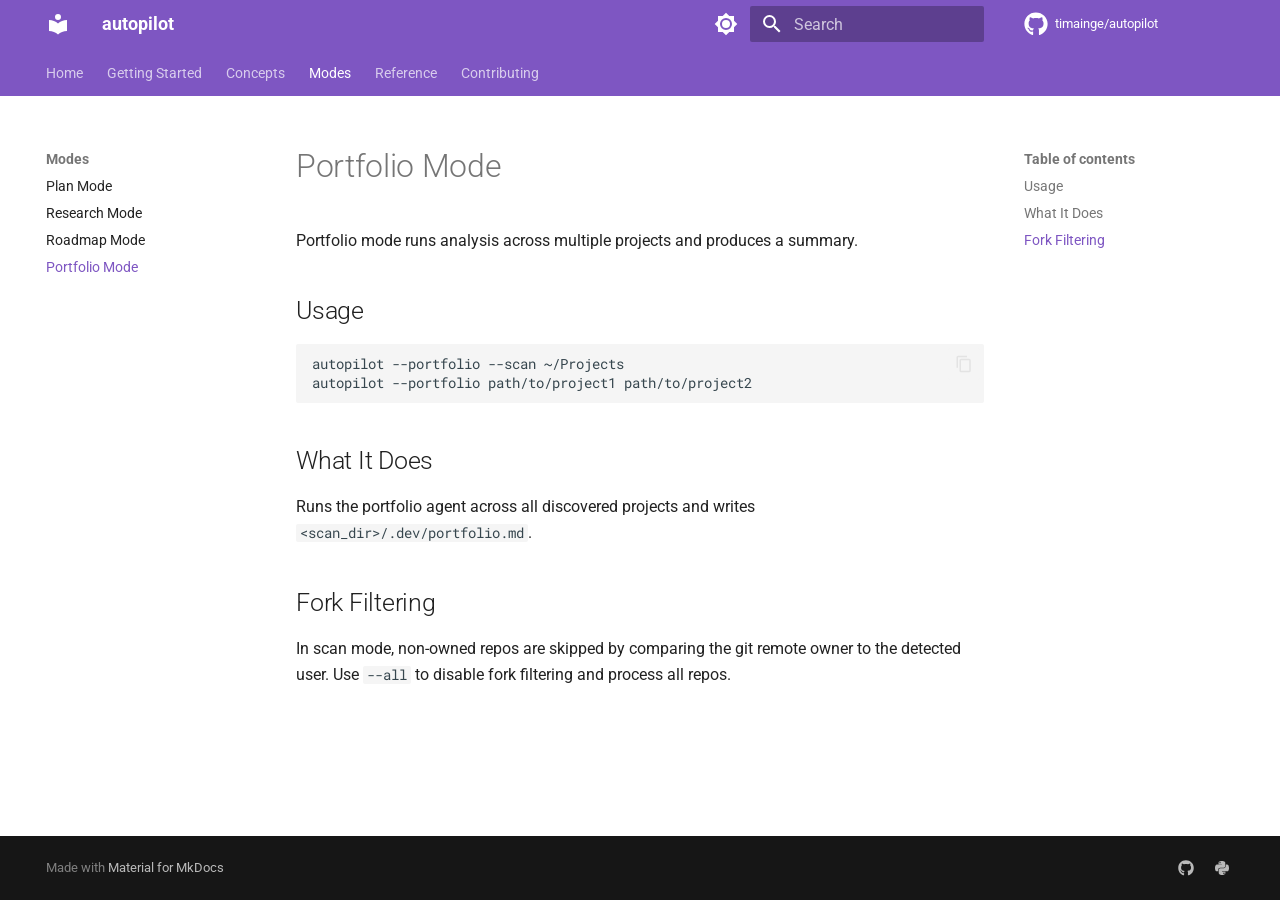
<file: modes/portfolio-mode/index.html>
<!doctype html><html lang=en class=no-js> <head><meta charset=utf-8><meta name=viewport content="width=device-width,initial-scale=1"><meta name=description content="Autonomous project session orchestrator for Claude Code"><link href=https://timainge.github.io/autopilot/modes/portfolio-mode/ rel=canonical><link href=../roadmap-mode/ rel=prev><link href=../../manifest-format/ rel=next><link rel=icon href=../../assets/images/favicon.png><meta name=generator content="mkdocs-1.6.1, mkdocs-material-9.7.4"><title>Portfolio Mode - autopilot</title><link rel=stylesheet href=../../assets/stylesheets/main.484c7ddc.min.css><link rel=stylesheet href=../../assets/stylesheets/palette.ab4e12ef.min.css><link rel=preconnect href=https://fonts.gstatic.com crossorigin><link rel=stylesheet href="https://fonts.googleapis.com/css?family=Roboto:300,300i,400,400i,700,700i%7CRoboto+Mono:400,400i,700,700i&display=fallback"><style>:root{--md-text-font:"Roboto";--md-code-font:"Roboto Mono"}</style><script>__md_scope=new URL("../..",location),__md_hash=e=>[...e].reduce(((e,_)=>(e<<5)-e+_.charCodeAt(0)),0),__md_get=(e,_=localStorage,t=__md_scope)=>JSON.parse(_.getItem(t.pathname+"."+e)),__md_set=(e,_,t=localStorage,a=__md_scope)=>{try{t.setItem(a.pathname+"."+e,JSON.stringify(_))}catch(e){}}</script></head> <body dir=ltr data-md-color-scheme=default data-md-color-primary=deep-purple data-md-color-accent=purple> <input class=md-toggle data-md-toggle=drawer type=checkbox id=__drawer autocomplete=off> <input class=md-toggle data-md-toggle=search type=checkbox id=__search autocomplete=off> <label class=md-overlay for=__drawer></label> <div data-md-component=skip> <a href=#portfolio-mode class=md-skip> Skip to content </a> </div> <div data-md-component=announce> </div> <header class=md-header data-md-component=header> <nav class="md-header__inner md-grid" aria-label=Header> <a href=../.. title=autopilot class="md-header__button md-logo" aria-label=autopilot data-md-component=logo> <svg xmlns=http://www.w3.org/2000/svg viewbox="0 0 24 24"><path d="M12 8a3 3 0 0 0 3-3 3 3 0 0 0-3-3 3 3 0 0 0-3 3 3 3 0 0 0 3 3m0 3.54C9.64 9.35 6.5 8 3 8v11c3.5 0 6.64 1.35 9 3.54 2.36-2.19 5.5-3.54 9-3.54V8c-3.5 0-6.64 1.35-9 3.54"/></svg> </a> <label class="md-header__button md-icon" for=__drawer> <svg xmlns=http://www.w3.org/2000/svg viewbox="0 0 24 24"><path d="M3 6h18v2H3zm0 5h18v2H3zm0 5h18v2H3z"/></svg> </label> <div class=md-header__title data-md-component=header-title> <div class=md-header__ellipsis> <div class=md-header__topic> <span class=md-ellipsis> autopilot </span> </div> <div class=md-header__topic data-md-component=header-topic> <span class=md-ellipsis> Portfolio Mode </span> </div> </div> </div> <form class=md-header__option data-md-component=palette> <input class=md-option data-md-color-media data-md-color-scheme=default data-md-color-primary=deep-purple data-md-color-accent=purple aria-label="Switch to dark mode" type=radio name=__palette id=__palette_0> <label class="md-header__button md-icon" title="Switch to dark mode" for=__palette_1 hidden> <svg xmlns=http://www.w3.org/2000/svg viewbox="0 0 24 24"><path d="M12 8a4 4 0 0 0-4 4 4 4 0 0 0 4 4 4 4 0 0 0 4-4 4 4 0 0 0-4-4m0 10a6 6 0 0 1-6-6 6 6 0 0 1 6-6 6 6 0 0 1 6 6 6 6 0 0 1-6 6m8-9.31V4h-4.69L12 .69 8.69 4H4v4.69L.69 12 4 15.31V20h4.69L12 23.31 15.31 20H20v-4.69L23.31 12z"/></svg> </label> <input class=md-option data-md-color-media data-md-color-scheme=slate data-md-color-primary=deep-purple data-md-color-accent=purple aria-label="Switch to light mode" type=radio name=__palette id=__palette_1> <label class="md-header__button md-icon" title="Switch to light mode" for=__palette_0 hidden> <svg xmlns=http://www.w3.org/2000/svg viewbox="0 0 24 24"><path d="M12 18c-.89 0-1.74-.2-2.5-.55C11.56 16.5 13 14.42 13 12s-1.44-4.5-3.5-5.45C10.26 6.2 11.11 6 12 6a6 6 0 0 1 6 6 6 6 0 0 1-6 6m8-9.31V4h-4.69L12 .69 8.69 4H4v4.69L.69 12 4 15.31V20h4.69L12 23.31 15.31 20H20v-4.69L23.31 12z"/></svg> </label> </form> <script>var palette=__md_get("__palette");if(palette&&palette.color){if("(prefers-color-scheme)"===palette.color.media){var media=matchMedia("(prefers-color-scheme: light)"),input=document.querySelector(media.matches?"[data-md-color-media='(prefers-color-scheme: light)']":"[data-md-color-media='(prefers-color-scheme: dark)']");palette.color.media=input.getAttribute("data-md-color-media"),palette.color.scheme=input.getAttribute("data-md-color-scheme"),palette.color.primary=input.getAttribute("data-md-color-primary"),palette.color.accent=input.getAttribute("data-md-color-accent")}for(var[key,value]of Object.entries(palette.color))document.body.setAttribute("data-md-color-"+key,value)}</script> <label class="md-header__button md-icon" for=__search> <svg xmlns=http://www.w3.org/2000/svg viewbox="0 0 24 24"><path d="M9.5 3A6.5 6.5 0 0 1 16 9.5c0 1.61-.59 3.09-1.56 4.23l.27.27h.79l5 5-1.5 1.5-5-5v-.79l-.27-.27A6.52 6.52 0 0 1 9.5 16 6.5 6.5 0 0 1 3 9.5 6.5 6.5 0 0 1 9.5 3m0 2C7 5 5 7 5 9.5S7 14 9.5 14 14 12 14 9.5 12 5 9.5 5"/></svg> </label> <div class=md-search data-md-component=search role=dialog> <label class=md-search__overlay for=__search></label> <div class=md-search__inner role=search> <form class=md-search__form name=search> <input type=text class=md-search__input name=query aria-label=Search placeholder=Search autocapitalize=off autocorrect=off autocomplete=off spellcheck=false data-md-component=search-query required> <label class="md-search__icon md-icon" for=__search> <svg xmlns=http://www.w3.org/2000/svg viewbox="0 0 24 24"><path d="M9.5 3A6.5 6.5 0 0 1 16 9.5c0 1.61-.59 3.09-1.56 4.23l.27.27h.79l5 5-1.5 1.5-5-5v-.79l-.27-.27A6.52 6.52 0 0 1 9.5 16 6.5 6.5 0 0 1 3 9.5 6.5 6.5 0 0 1 9.5 3m0 2C7 5 5 7 5 9.5S7 14 9.5 14 14 12 14 9.5 12 5 9.5 5"/></svg> <svg xmlns=http://www.w3.org/2000/svg viewbox="0 0 24 24"><path d="M20 11v2H8l5.5 5.5-1.42 1.42L4.16 12l7.92-7.92L13.5 5.5 8 11z"/></svg> </label> <nav class=md-search__options aria-label=Search> <button type=reset class="md-search__icon md-icon" title=Clear aria-label=Clear tabindex=-1> <svg xmlns=http://www.w3.org/2000/svg viewbox="0 0 24 24"><path d="M19 6.41 17.59 5 12 10.59 6.41 5 5 6.41 10.59 12 5 17.59 6.41 19 12 13.41 17.59 19 19 17.59 13.41 12z"/></svg> </button> </nav> <div class=md-search__suggest data-md-component=search-suggest></div> </form> <div class=md-search__output> <div class=md-search__scrollwrap tabindex=0 data-md-scrollfix> <div class=md-search-result data-md-component=search-result> <div class=md-search-result__meta> Initializing search </div> <ol class=md-search-result__list role=presentation></ol> </div> </div> </div> </div> </div> <div class=md-header__source> <a href=https://github.com/timainge/autopilot title="Go to repository" class=md-source data-md-component=source> <div class="md-source__icon md-icon"> <svg xmlns=http://www.w3.org/2000/svg viewbox="0 0 512 512"><!-- Font Awesome Free 7.1.0 by @fontawesome - https://fontawesome.com License - https://fontawesome.com/license/free (Icons: CC BY 4.0, Fonts: SIL OFL 1.1, Code: MIT License) Copyright 2025 Fonticons, Inc.--><path d="M173.9 397.4c0 2-2.3 3.6-5.2 3.6-3.3.3-5.6-1.3-5.6-3.6 0-2 2.3-3.6 5.2-3.6 3-.3 5.6 1.3 5.6 3.6m-31.1-4.5c-.7 2 1.3 4.3 4.3 4.9 2.6 1 5.6 0 6.2-2s-1.3-4.3-4.3-5.2c-2.6-.7-5.5.3-6.2 2.3m44.2-1.7c-2.9.7-4.9 2.6-4.6 4.9.3 2 2.9 3.3 5.9 2.6 2.9-.7 4.9-2.6 4.6-4.6-.3-1.9-3-3.2-5.9-2.9M252.8 8C114.1 8 8 113.3 8 252c0 110.9 69.8 205.8 169.5 239.2 12.8 2.3 17.3-5.6 17.3-12.1 0-6.2-.3-40.4-.3-61.4 0 0-70 15-84.7-29.8 0 0-11.4-29.1-27.8-36.6 0 0-22.9-15.7 1.6-15.4 0 0 24.9 2 38.6 25.8 21.9 38.6 58.6 27.5 72.9 20.9 2.3-16 8.8-27.1 16-33.7-55.9-6.2-112.3-14.3-112.3-110.5 0-27.5 7.6-41.3 23.6-58.9-2.6-6.5-11.1-33.3 2.6-67.9 20.9-6.5 69 27 69 27 20-5.6 41.5-8.5 62.8-8.5s42.8 2.9 62.8 8.5c0 0 48.1-33.6 69-27 13.7 34.7 5.2 61.4 2.6 67.9 16 17.7 25.8 31.5 25.8 58.9 0 96.5-58.9 104.2-114.8 110.5 9.2 7.9 17 22.9 17 46.4 0 33.7-.3 75.4-.3 83.6 0 6.5 4.6 14.4 17.3 12.1C436.2 457.8 504 362.9 504 252 504 113.3 391.5 8 252.8 8M105.2 352.9c-1.3 1-1 3.3.7 5.2 1.6 1.6 3.9 2.3 5.2 1 1.3-1 1-3.3-.7-5.2-1.6-1.6-3.9-2.3-5.2-1m-10.8-8.1c-.7 1.3.3 2.9 2.3 3.9 1.6 1 3.6.7 4.3-.7.7-1.3-.3-2.9-2.3-3.9-2-.6-3.6-.3-4.3.7m32.4 35.6c-1.6 1.3-1 4.3 1.3 6.2 2.3 2.3 5.2 2.6 6.5 1 1.3-1.3.7-4.3-1.3-6.2-2.2-2.3-5.2-2.6-6.5-1m-11.4-14.7c-1.6 1-1.6 3.6 0 5.9s4.3 3.3 5.6 2.3c1.6-1.3 1.6-3.9 0-6.2-1.4-2.3-4-3.3-5.6-2"/></svg> </div> <div class=md-source__repository> timainge/autopilot </div> </a> </div> </nav> </header> <div class=md-container data-md-component=container> <nav class=md-tabs aria-label=Tabs data-md-component=tabs> <div class=md-grid> <ul class=md-tabs__list> <li class=md-tabs__item> <a href=../.. class=md-tabs__link> Home </a> </li> <li class=md-tabs__item> <a href=../../getting-started/ class=md-tabs__link> Getting Started </a> </li> <li class=md-tabs__item> <a href=../../concepts/ class=md-tabs__link> Concepts </a> </li> <li class="md-tabs__item md-tabs__item--active"> <a href=../plan-mode/ class=md-tabs__link> Modes </a> </li> <li class=md-tabs__item> <a href=../../manifest-format/ class=md-tabs__link> Reference </a> </li> <li class=md-tabs__item> <a href=../../contributing/ class=md-tabs__link> Contributing </a> </li> </ul> </div> </nav> <main class=md-main data-md-component=main> <div class="md-main__inner md-grid"> <div class="md-sidebar md-sidebar--primary" data-md-component=sidebar data-md-type=navigation> <div class=md-sidebar__scrollwrap> <div class=md-sidebar__inner> <nav class="md-nav md-nav--primary md-nav--lifted" aria-label=Navigation data-md-level=0> <label class=md-nav__title for=__drawer> <a href=../.. title=autopilot class="md-nav__button md-logo" aria-label=autopilot data-md-component=logo> <svg xmlns=http://www.w3.org/2000/svg viewbox="0 0 24 24"><path d="M12 8a3 3 0 0 0 3-3 3 3 0 0 0-3-3 3 3 0 0 0-3 3 3 3 0 0 0 3 3m0 3.54C9.64 9.35 6.5 8 3 8v11c3.5 0 6.64 1.35 9 3.54 2.36-2.19 5.5-3.54 9-3.54V8c-3.5 0-6.64 1.35-9 3.54"/></svg> </a> autopilot </label> <div class=md-nav__source> <a href=https://github.com/timainge/autopilot title="Go to repository" class=md-source data-md-component=source> <div class="md-source__icon md-icon"> <svg xmlns=http://www.w3.org/2000/svg viewbox="0 0 512 512"><!-- Font Awesome Free 7.1.0 by @fontawesome - https://fontawesome.com License - https://fontawesome.com/license/free (Icons: CC BY 4.0, Fonts: SIL OFL 1.1, Code: MIT License) Copyright 2025 Fonticons, Inc.--><path d="M173.9 397.4c0 2-2.3 3.6-5.2 3.6-3.3.3-5.6-1.3-5.6-3.6 0-2 2.3-3.6 5.2-3.6 3-.3 5.6 1.3 5.6 3.6m-31.1-4.5c-.7 2 1.3 4.3 4.3 4.9 2.6 1 5.6 0 6.2-2s-1.3-4.3-4.3-5.2c-2.6-.7-5.5.3-6.2 2.3m44.2-1.7c-2.9.7-4.9 2.6-4.6 4.9.3 2 2.9 3.3 5.9 2.6 2.9-.7 4.9-2.6 4.6-4.6-.3-1.9-3-3.2-5.9-2.9M252.8 8C114.1 8 8 113.3 8 252c0 110.9 69.8 205.8 169.5 239.2 12.8 2.3 17.3-5.6 17.3-12.1 0-6.2-.3-40.4-.3-61.4 0 0-70 15-84.7-29.8 0 0-11.4-29.1-27.8-36.6 0 0-22.9-15.7 1.6-15.4 0 0 24.9 2 38.6 25.8 21.9 38.6 58.6 27.5 72.9 20.9 2.3-16 8.8-27.1 16-33.7-55.9-6.2-112.3-14.3-112.3-110.5 0-27.5 7.6-41.3 23.6-58.9-2.6-6.5-11.1-33.3 2.6-67.9 20.9-6.5 69 27 69 27 20-5.6 41.5-8.5 62.8-8.5s42.8 2.9 62.8 8.5c0 0 48.1-33.6 69-27 13.7 34.7 5.2 61.4 2.6 67.9 16 17.7 25.8 31.5 25.8 58.9 0 96.5-58.9 104.2-114.8 110.5 9.2 7.9 17 22.9 17 46.4 0 33.7-.3 75.4-.3 83.6 0 6.5 4.6 14.4 17.3 12.1C436.2 457.8 504 362.9 504 252 504 113.3 391.5 8 252.8 8M105.2 352.9c-1.3 1-1 3.3.7 5.2 1.6 1.6 3.9 2.3 5.2 1 1.3-1 1-3.3-.7-5.2-1.6-1.6-3.9-2.3-5.2-1m-10.8-8.1c-.7 1.3.3 2.9 2.3 3.9 1.6 1 3.6.7 4.3-.7.7-1.3-.3-2.9-2.3-3.9-2-.6-3.6-.3-4.3.7m32.4 35.6c-1.6 1.3-1 4.3 1.3 6.2 2.3 2.3 5.2 2.6 6.5 1 1.3-1.3.7-4.3-1.3-6.2-2.2-2.3-5.2-2.6-6.5-1m-11.4-14.7c-1.6 1-1.6 3.6 0 5.9s4.3 3.3 5.6 2.3c1.6-1.3 1.6-3.9 0-6.2-1.4-2.3-4-3.3-5.6-2"/></svg> </div> <div class=md-source__repository> timainge/autopilot </div> </a> </div> <ul class=md-nav__list data-md-scrollfix> <li class=md-nav__item> <a href=../.. class=md-nav__link> <span class=md-ellipsis> Home </span> </a> </li> <li class=md-nav__item> <a href=../../getting-started/ class=md-nav__link> <span class=md-ellipsis> Getting Started </span> </a> </li> <li class=md-nav__item> <a href=../../concepts/ class=md-nav__link> <span class=md-ellipsis> Concepts </span> </a> </li> <li class="md-nav__item md-nav__item--active md-nav__item--section md-nav__item--nested"> <input class="md-nav__toggle md-toggle " type=checkbox id=__nav_4 checked> <label class=md-nav__link for=__nav_4 id=__nav_4_label tabindex> <span class=md-ellipsis> Modes </span> <span class="md-nav__icon md-icon"></span> </label> <nav class=md-nav data-md-level=1 aria-labelledby=__nav_4_label aria-expanded=true> <label class=md-nav__title for=__nav_4> <span class="md-nav__icon md-icon"></span> Modes </label> <ul class=md-nav__list data-md-scrollfix> <li class=md-nav__item> <a href=../plan-mode/ class=md-nav__link> <span class=md-ellipsis> Plan Mode </span> </a> </li> <li class=md-nav__item> <a href=../research-mode/ class=md-nav__link> <span class=md-ellipsis> Research Mode </span> </a> </li> <li class=md-nav__item> <a href=../roadmap-mode/ class=md-nav__link> <span class=md-ellipsis> Roadmap Mode </span> </a> </li> <li class="md-nav__item md-nav__item--active"> <input class="md-nav__toggle md-toggle" type=checkbox id=__toc> <label class="md-nav__link md-nav__link--active" for=__toc> <span class=md-ellipsis> Portfolio Mode </span> <span class="md-nav__icon md-icon"></span> </label> <a href=./ class="md-nav__link md-nav__link--active"> <span class=md-ellipsis> Portfolio Mode </span> </a> <nav class="md-nav md-nav--secondary" aria-label="Table of contents"> <label class=md-nav__title for=__toc> <span class="md-nav__icon md-icon"></span> Table of contents </label> <ul class=md-nav__list data-md-component=toc data-md-scrollfix> <li class=md-nav__item> <a href=#usage class=md-nav__link> <span class=md-ellipsis> Usage </span> </a> </li> <li class=md-nav__item> <a href=#what-it-does class=md-nav__link> <span class=md-ellipsis> What It Does </span> </a> </li> <li class=md-nav__item> <a href=#fork-filtering class=md-nav__link> <span class=md-ellipsis> Fork Filtering </span> </a> </li> </ul> </nav> </li> </ul> </nav> </li> <li class="md-nav__item md-nav__item--nested"> <input class="md-nav__toggle md-toggle " type=checkbox id=__nav_5> <label class=md-nav__link for=__nav_5 id=__nav_5_label tabindex=0> <span class=md-ellipsis> Reference </span> <span class="md-nav__icon md-icon"></span> </label> <nav class=md-nav data-md-level=1 aria-labelledby=__nav_5_label aria-expanded=false> <label class=md-nav__title for=__nav_5> <span class="md-nav__icon md-icon"></span> Reference </label> <ul class=md-nav__list data-md-scrollfix> <li class=md-nav__item> <a href=../../manifest-format/ class=md-nav__link> <span class=md-ellipsis> Manifest Format </span> </a> </li> <li class=md-nav__item> <a href=../../cli-reference/ class=md-nav__link> <span class=md-ellipsis> CLI Reference </span> </a> </li> <li class=md-nav__item> <a href=../../agent-roles/ class=md-nav__link> <span class=md-ellipsis> Agent Roles </span> </a> </li> </ul> </nav> </li> <li class=md-nav__item> <a href=../../contributing/ class=md-nav__link> <span class=md-ellipsis> Contributing </span> </a> </li> </ul> </nav> </div> </div> </div> <div class="md-sidebar md-sidebar--secondary" data-md-component=sidebar data-md-type=toc> <div class=md-sidebar__scrollwrap> <div class=md-sidebar__inner> <nav class="md-nav md-nav--secondary" aria-label="Table of contents"> <label class=md-nav__title for=__toc> <span class="md-nav__icon md-icon"></span> Table of contents </label> <ul class=md-nav__list data-md-component=toc data-md-scrollfix> <li class=md-nav__item> <a href=#usage class=md-nav__link> <span class=md-ellipsis> Usage </span> </a> </li> <li class=md-nav__item> <a href=#what-it-does class=md-nav__link> <span class=md-ellipsis> What It Does </span> </a> </li> <li class=md-nav__item> <a href=#fork-filtering class=md-nav__link> <span class=md-ellipsis> Fork Filtering </span> </a> </li> </ul> </nav> </div> </div> </div> <div class=md-content data-md-component=content> <article class="md-content__inner md-typeset"> <h1 id=portfolio-mode>Portfolio Mode<a class=headerlink href=#portfolio-mode title="Permanent link">&para;</a></h1> <p>Portfolio mode runs analysis across multiple projects and produces a summary.</p> <h2 id=usage>Usage<a class=headerlink href=#usage title="Permanent link">&para;</a></h2> <div class=highlight><pre><span></span><code><a id=__codelineno-0-1 name=__codelineno-0-1 href=#__codelineno-0-1></a>autopilot<span class=w> </span>--portfolio<span class=w> </span>--scan<span class=w> </span>~/Projects
<a id=__codelineno-0-2 name=__codelineno-0-2 href=#__codelineno-0-2></a>autopilot<span class=w> </span>--portfolio<span class=w> </span>path/to/project1<span class=w> </span>path/to/project2
</code></pre></div> <h2 id=what-it-does>What It Does<a class=headerlink href=#what-it-does title="Permanent link">&para;</a></h2> <p>Runs the portfolio agent across all discovered projects and writes <code>&lt;scan_dir&gt;/.dev/portfolio.md</code>.</p> <h2 id=fork-filtering>Fork Filtering<a class=headerlink href=#fork-filtering title="Permanent link">&para;</a></h2> <p>In scan mode, non-owned repos are skipped by comparing the git remote owner to the detected user. Use <code>--all</code> to disable fork filtering and process all repos.</p> </article> </div> <script>var tabs=__md_get("__tabs");if(Array.isArray(tabs))e:for(var set of document.querySelectorAll(".tabbed-set")){var labels=set.querySelector(".tabbed-labels");for(var tab of tabs)for(var label of labels.getElementsByTagName("label"))if(label.innerText.trim()===tab){var input=document.getElementById(label.htmlFor);input.checked=!0;continue e}}</script> <script>var target=document.getElementById(location.hash.slice(1));target&&target.name&&(target.checked=target.name.startsWith("__tabbed_"))</script> </div> <button type=button class="md-top md-icon" data-md-component=top hidden> <svg xmlns=http://www.w3.org/2000/svg viewbox="0 0 24 24"><path d="M13 20h-2V8l-5.5 5.5-1.42-1.42L12 4.16l7.92 7.92-1.42 1.42L13 8z"/></svg> Back to top </button> </main> <footer class=md-footer> <div class="md-footer-meta md-typeset"> <div class="md-footer-meta__inner md-grid"> <div class=md-copyright> Made with <a href=https://squidfunk.github.io/mkdocs-material/ target=_blank rel=noopener> Material for MkDocs </a> </div> <div class=md-social> <a href=https://github.com/timainge/autopilot target=_blank rel=noopener title=github.com class=md-social__link> <svg xmlns=http://www.w3.org/2000/svg viewbox="0 0 512 512"><!-- Font Awesome Free 7.1.0 by @fontawesome - https://fontawesome.com License - https://fontawesome.com/license/free (Icons: CC BY 4.0, Fonts: SIL OFL 1.1, Code: MIT License) Copyright 2025 Fonticons, Inc.--><path d="M173.9 397.4c0 2-2.3 3.6-5.2 3.6-3.3.3-5.6-1.3-5.6-3.6 0-2 2.3-3.6 5.2-3.6 3-.3 5.6 1.3 5.6 3.6m-31.1-4.5c-.7 2 1.3 4.3 4.3 4.9 2.6 1 5.6 0 6.2-2s-1.3-4.3-4.3-5.2c-2.6-.7-5.5.3-6.2 2.3m44.2-1.7c-2.9.7-4.9 2.6-4.6 4.9.3 2 2.9 3.3 5.9 2.6 2.9-.7 4.9-2.6 4.6-4.6-.3-1.9-3-3.2-5.9-2.9M252.8 8C114.1 8 8 113.3 8 252c0 110.9 69.8 205.8 169.5 239.2 12.8 2.3 17.3-5.6 17.3-12.1 0-6.2-.3-40.4-.3-61.4 0 0-70 15-84.7-29.8 0 0-11.4-29.1-27.8-36.6 0 0-22.9-15.7 1.6-15.4 0 0 24.9 2 38.6 25.8 21.9 38.6 58.6 27.5 72.9 20.9 2.3-16 8.8-27.1 16-33.7-55.9-6.2-112.3-14.3-112.3-110.5 0-27.5 7.6-41.3 23.6-58.9-2.6-6.5-11.1-33.3 2.6-67.9 20.9-6.5 69 27 69 27 20-5.6 41.5-8.5 62.8-8.5s42.8 2.9 62.8 8.5c0 0 48.1-33.6 69-27 13.7 34.7 5.2 61.4 2.6 67.9 16 17.7 25.8 31.5 25.8 58.9 0 96.5-58.9 104.2-114.8 110.5 9.2 7.9 17 22.9 17 46.4 0 33.7-.3 75.4-.3 83.6 0 6.5 4.6 14.4 17.3 12.1C436.2 457.8 504 362.9 504 252 504 113.3 391.5 8 252.8 8M105.2 352.9c-1.3 1-1 3.3.7 5.2 1.6 1.6 3.9 2.3 5.2 1 1.3-1 1-3.3-.7-5.2-1.6-1.6-3.9-2.3-5.2-1m-10.8-8.1c-.7 1.3.3 2.9 2.3 3.9 1.6 1 3.6.7 4.3-.7.7-1.3-.3-2.9-2.3-3.9-2-.6-3.6-.3-4.3.7m32.4 35.6c-1.6 1.3-1 4.3 1.3 6.2 2.3 2.3 5.2 2.6 6.5 1 1.3-1.3.7-4.3-1.3-6.2-2.2-2.3-5.2-2.6-6.5-1m-11.4-14.7c-1.6 1-1.6 3.6 0 5.9s4.3 3.3 5.6 2.3c1.6-1.3 1.6-3.9 0-6.2-1.4-2.3-4-3.3-5.6-2"/></svg> </a> <a href=https://pypi.org/project/claude-autopilot/ target=_blank rel=noopener title=pypi.org class=md-social__link> <svg xmlns=http://www.w3.org/2000/svg viewbox="0 0 448 512"><!-- Font Awesome Free 7.1.0 by @fontawesome - https://fontawesome.com License - https://fontawesome.com/license/free (Icons: CC BY 4.0, Fonts: SIL OFL 1.1, Code: MIT License) Copyright 2025 Fonticons, Inc.--><path d="M439.8 200.5c-7.7-30.9-22.3-54.2-53.4-54.2h-40.1v47.4c0 36.8-31.2 67.8-66.8 67.8H172.7c-29.2 0-53.4 25-53.4 54.3v101.8c0 29 25.2 46 53.4 54.3 33.8 9.9 66.3 11.7 106.8 0 26.9-7.8 53.4-23.5 53.4-54.3v-40.7H226.2v-13.6h160.2c31.1 0 42.6-21.7 53.4-54.2 11.2-33.5 10.7-65.7 0-108.6M286.2 444.7a20.4 20.4 0 1 1 0-40.7 20.4 20.4 0 1 1 0 40.7M167.8 248.1h106.8c29.7 0 53.4-24.5 53.4-54.3V91.9c0-29-24.4-50.7-53.4-55.6-35.8-5.9-74.7-5.6-106.8.1-45.2 8-53.4 24.7-53.4 55.6v40.7h106.9v13.6h-147c-31.1 0-58.3 18.7-66.8 54.2-9.8 40.7-10.2 66.1 0 108.6 7.6 31.6 25.7 54.2 56.8 54.2H101v-48.8c0-35.3 30.5-66.4 66.8-66.4m-6.6-183.4a20.4 20.4 0 1 1 0 40.8 20.4 20.4 0 1 1 0-40.8"/></svg> </a> </div> </div> </div> </footer> </div> <div class=md-dialog data-md-component=dialog> <div class="md-dialog__inner md-typeset"></div> </div> <script id=__config type=application/json>{"annotate": null, "base": "../..", "features": ["navigation.tabs", "navigation.sections", "navigation.top", "navigation.tracking", "search.highlight", "search.suggest", "content.code.copy", "content.code.annotate", "content.tabs.link"], "search": "../../assets/javascripts/workers/search.2c215733.min.js", "tags": null, "translations": {"clipboard.copied": "Copied to clipboard", "clipboard.copy": "Copy to clipboard", "search.result.more.one": "1 more on this page", "search.result.more.other": "# more on this page", "search.result.none": "No matching documents", "search.result.one": "1 matching document", "search.result.other": "# matching documents", "search.result.placeholder": "Type to start searching", "search.result.term.missing": "Missing", "select.version": "Select version"}, "version": null}</script> <script src=../../assets/javascripts/bundle.79ae519e.min.js></script> </body> </html>
</file>
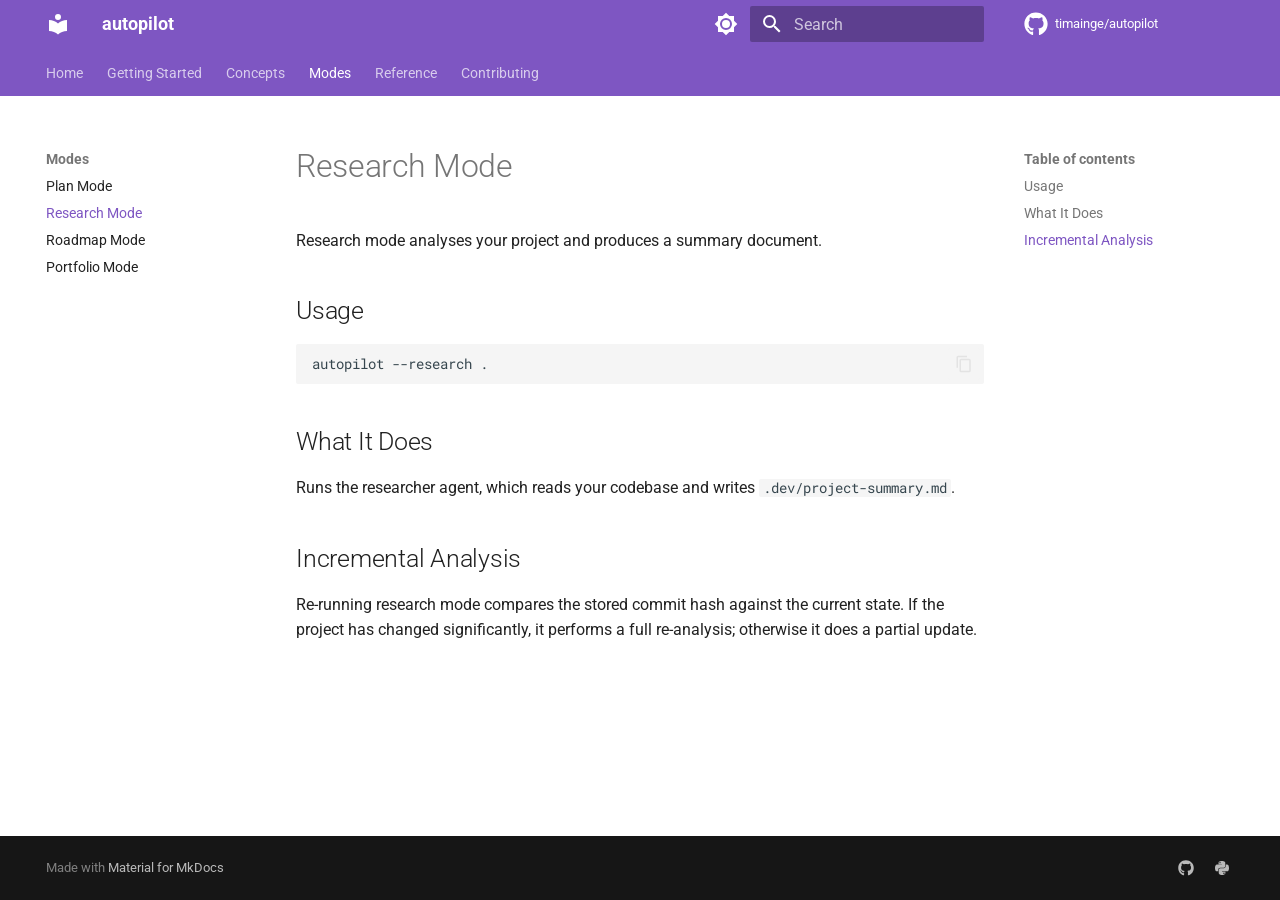
<file: modes/research-mode/index.html>
<!doctype html><html lang=en class=no-js> <head><meta charset=utf-8><meta name=viewport content="width=device-width,initial-scale=1"><meta name=description content="Autonomous project session orchestrator for Claude Code"><link href=https://timainge.github.io/autopilot/modes/research-mode/ rel=canonical><link href=../plan-mode/ rel=prev><link href=../roadmap-mode/ rel=next><link rel=icon href=../../assets/images/favicon.png><meta name=generator content="mkdocs-1.6.1, mkdocs-material-9.7.4"><title>Research Mode - autopilot</title><link rel=stylesheet href=../../assets/stylesheets/main.484c7ddc.min.css><link rel=stylesheet href=../../assets/stylesheets/palette.ab4e12ef.min.css><link rel=preconnect href=https://fonts.gstatic.com crossorigin><link rel=stylesheet href="https://fonts.googleapis.com/css?family=Roboto:300,300i,400,400i,700,700i%7CRoboto+Mono:400,400i,700,700i&display=fallback"><style>:root{--md-text-font:"Roboto";--md-code-font:"Roboto Mono"}</style><script>__md_scope=new URL("../..",location),__md_hash=e=>[...e].reduce(((e,_)=>(e<<5)-e+_.charCodeAt(0)),0),__md_get=(e,_=localStorage,t=__md_scope)=>JSON.parse(_.getItem(t.pathname+"."+e)),__md_set=(e,_,t=localStorage,a=__md_scope)=>{try{t.setItem(a.pathname+"."+e,JSON.stringify(_))}catch(e){}}</script></head> <body dir=ltr data-md-color-scheme=default data-md-color-primary=deep-purple data-md-color-accent=purple> <input class=md-toggle data-md-toggle=drawer type=checkbox id=__drawer autocomplete=off> <input class=md-toggle data-md-toggle=search type=checkbox id=__search autocomplete=off> <label class=md-overlay for=__drawer></label> <div data-md-component=skip> <a href=#research-mode class=md-skip> Skip to content </a> </div> <div data-md-component=announce> </div> <header class=md-header data-md-component=header> <nav class="md-header__inner md-grid" aria-label=Header> <a href=../.. title=autopilot class="md-header__button md-logo" aria-label=autopilot data-md-component=logo> <svg xmlns=http://www.w3.org/2000/svg viewbox="0 0 24 24"><path d="M12 8a3 3 0 0 0 3-3 3 3 0 0 0-3-3 3 3 0 0 0-3 3 3 3 0 0 0 3 3m0 3.54C9.64 9.35 6.5 8 3 8v11c3.5 0 6.64 1.35 9 3.54 2.36-2.19 5.5-3.54 9-3.54V8c-3.5 0-6.64 1.35-9 3.54"/></svg> </a> <label class="md-header__button md-icon" for=__drawer> <svg xmlns=http://www.w3.org/2000/svg viewbox="0 0 24 24"><path d="M3 6h18v2H3zm0 5h18v2H3zm0 5h18v2H3z"/></svg> </label> <div class=md-header__title data-md-component=header-title> <div class=md-header__ellipsis> <div class=md-header__topic> <span class=md-ellipsis> autopilot </span> </div> <div class=md-header__topic data-md-component=header-topic> <span class=md-ellipsis> Research Mode </span> </div> </div> </div> <form class=md-header__option data-md-component=palette> <input class=md-option data-md-color-media data-md-color-scheme=default data-md-color-primary=deep-purple data-md-color-accent=purple aria-label="Switch to dark mode" type=radio name=__palette id=__palette_0> <label class="md-header__button md-icon" title="Switch to dark mode" for=__palette_1 hidden> <svg xmlns=http://www.w3.org/2000/svg viewbox="0 0 24 24"><path d="M12 8a4 4 0 0 0-4 4 4 4 0 0 0 4 4 4 4 0 0 0 4-4 4 4 0 0 0-4-4m0 10a6 6 0 0 1-6-6 6 6 0 0 1 6-6 6 6 0 0 1 6 6 6 6 0 0 1-6 6m8-9.31V4h-4.69L12 .69 8.69 4H4v4.69L.69 12 4 15.31V20h4.69L12 23.31 15.31 20H20v-4.69L23.31 12z"/></svg> </label> <input class=md-option data-md-color-media data-md-color-scheme=slate data-md-color-primary=deep-purple data-md-color-accent=purple aria-label="Switch to light mode" type=radio name=__palette id=__palette_1> <label class="md-header__button md-icon" title="Switch to light mode" for=__palette_0 hidden> <svg xmlns=http://www.w3.org/2000/svg viewbox="0 0 24 24"><path d="M12 18c-.89 0-1.74-.2-2.5-.55C11.56 16.5 13 14.42 13 12s-1.44-4.5-3.5-5.45C10.26 6.2 11.11 6 12 6a6 6 0 0 1 6 6 6 6 0 0 1-6 6m8-9.31V4h-4.69L12 .69 8.69 4H4v4.69L.69 12 4 15.31V20h4.69L12 23.31 15.31 20H20v-4.69L23.31 12z"/></svg> </label> </form> <script>var palette=__md_get("__palette");if(palette&&palette.color){if("(prefers-color-scheme)"===palette.color.media){var media=matchMedia("(prefers-color-scheme: light)"),input=document.querySelector(media.matches?"[data-md-color-media='(prefers-color-scheme: light)']":"[data-md-color-media='(prefers-color-scheme: dark)']");palette.color.media=input.getAttribute("data-md-color-media"),palette.color.scheme=input.getAttribute("data-md-color-scheme"),palette.color.primary=input.getAttribute("data-md-color-primary"),palette.color.accent=input.getAttribute("data-md-color-accent")}for(var[key,value]of Object.entries(palette.color))document.body.setAttribute("data-md-color-"+key,value)}</script> <label class="md-header__button md-icon" for=__search> <svg xmlns=http://www.w3.org/2000/svg viewbox="0 0 24 24"><path d="M9.5 3A6.5 6.5 0 0 1 16 9.5c0 1.61-.59 3.09-1.56 4.23l.27.27h.79l5 5-1.5 1.5-5-5v-.79l-.27-.27A6.52 6.52 0 0 1 9.5 16 6.5 6.5 0 0 1 3 9.5 6.5 6.5 0 0 1 9.5 3m0 2C7 5 5 7 5 9.5S7 14 9.5 14 14 12 14 9.5 12 5 9.5 5"/></svg> </label> <div class=md-search data-md-component=search role=dialog> <label class=md-search__overlay for=__search></label> <div class=md-search__inner role=search> <form class=md-search__form name=search> <input type=text class=md-search__input name=query aria-label=Search placeholder=Search autocapitalize=off autocorrect=off autocomplete=off spellcheck=false data-md-component=search-query required> <label class="md-search__icon md-icon" for=__search> <svg xmlns=http://www.w3.org/2000/svg viewbox="0 0 24 24"><path d="M9.5 3A6.5 6.5 0 0 1 16 9.5c0 1.61-.59 3.09-1.56 4.23l.27.27h.79l5 5-1.5 1.5-5-5v-.79l-.27-.27A6.52 6.52 0 0 1 9.5 16 6.5 6.5 0 0 1 3 9.5 6.5 6.5 0 0 1 9.5 3m0 2C7 5 5 7 5 9.5S7 14 9.5 14 14 12 14 9.5 12 5 9.5 5"/></svg> <svg xmlns=http://www.w3.org/2000/svg viewbox="0 0 24 24"><path d="M20 11v2H8l5.5 5.5-1.42 1.42L4.16 12l7.92-7.92L13.5 5.5 8 11z"/></svg> </label> <nav class=md-search__options aria-label=Search> <button type=reset class="md-search__icon md-icon" title=Clear aria-label=Clear tabindex=-1> <svg xmlns=http://www.w3.org/2000/svg viewbox="0 0 24 24"><path d="M19 6.41 17.59 5 12 10.59 6.41 5 5 6.41 10.59 12 5 17.59 6.41 19 12 13.41 17.59 19 19 17.59 13.41 12z"/></svg> </button> </nav> <div class=md-search__suggest data-md-component=search-suggest></div> </form> <div class=md-search__output> <div class=md-search__scrollwrap tabindex=0 data-md-scrollfix> <div class=md-search-result data-md-component=search-result> <div class=md-search-result__meta> Initializing search </div> <ol class=md-search-result__list role=presentation></ol> </div> </div> </div> </div> </div> <div class=md-header__source> <a href=https://github.com/timainge/autopilot title="Go to repository" class=md-source data-md-component=source> <div class="md-source__icon md-icon"> <svg xmlns=http://www.w3.org/2000/svg viewbox="0 0 512 512"><!-- Font Awesome Free 7.1.0 by @fontawesome - https://fontawesome.com License - https://fontawesome.com/license/free (Icons: CC BY 4.0, Fonts: SIL OFL 1.1, Code: MIT License) Copyright 2025 Fonticons, Inc.--><path d="M173.9 397.4c0 2-2.3 3.6-5.2 3.6-3.3.3-5.6-1.3-5.6-3.6 0-2 2.3-3.6 5.2-3.6 3-.3 5.6 1.3 5.6 3.6m-31.1-4.5c-.7 2 1.3 4.3 4.3 4.9 2.6 1 5.6 0 6.2-2s-1.3-4.3-4.3-5.2c-2.6-.7-5.5.3-6.2 2.3m44.2-1.7c-2.9.7-4.9 2.6-4.6 4.9.3 2 2.9 3.3 5.9 2.6 2.9-.7 4.9-2.6 4.6-4.6-.3-1.9-3-3.2-5.9-2.9M252.8 8C114.1 8 8 113.3 8 252c0 110.9 69.8 205.8 169.5 239.2 12.8 2.3 17.3-5.6 17.3-12.1 0-6.2-.3-40.4-.3-61.4 0 0-70 15-84.7-29.8 0 0-11.4-29.1-27.8-36.6 0 0-22.9-15.7 1.6-15.4 0 0 24.9 2 38.6 25.8 21.9 38.6 58.6 27.5 72.9 20.9 2.3-16 8.8-27.1 16-33.7-55.9-6.2-112.3-14.3-112.3-110.5 0-27.5 7.6-41.3 23.6-58.9-2.6-6.5-11.1-33.3 2.6-67.9 20.9-6.5 69 27 69 27 20-5.6 41.5-8.5 62.8-8.5s42.8 2.9 62.8 8.5c0 0 48.1-33.6 69-27 13.7 34.7 5.2 61.4 2.6 67.9 16 17.7 25.8 31.5 25.8 58.9 0 96.5-58.9 104.2-114.8 110.5 9.2 7.9 17 22.9 17 46.4 0 33.7-.3 75.4-.3 83.6 0 6.5 4.6 14.4 17.3 12.1C436.2 457.8 504 362.9 504 252 504 113.3 391.5 8 252.8 8M105.2 352.9c-1.3 1-1 3.3.7 5.2 1.6 1.6 3.9 2.3 5.2 1 1.3-1 1-3.3-.7-5.2-1.6-1.6-3.9-2.3-5.2-1m-10.8-8.1c-.7 1.3.3 2.9 2.3 3.9 1.6 1 3.6.7 4.3-.7.7-1.3-.3-2.9-2.3-3.9-2-.6-3.6-.3-4.3.7m32.4 35.6c-1.6 1.3-1 4.3 1.3 6.2 2.3 2.3 5.2 2.6 6.5 1 1.3-1.3.7-4.3-1.3-6.2-2.2-2.3-5.2-2.6-6.5-1m-11.4-14.7c-1.6 1-1.6 3.6 0 5.9s4.3 3.3 5.6 2.3c1.6-1.3 1.6-3.9 0-6.2-1.4-2.3-4-3.3-5.6-2"/></svg> </div> <div class=md-source__repository> timainge/autopilot </div> </a> </div> </nav> </header> <div class=md-container data-md-component=container> <nav class=md-tabs aria-label=Tabs data-md-component=tabs> <div class=md-grid> <ul class=md-tabs__list> <li class=md-tabs__item> <a href=../.. class=md-tabs__link> Home </a> </li> <li class=md-tabs__item> <a href=../../getting-started/ class=md-tabs__link> Getting Started </a> </li> <li class=md-tabs__item> <a href=../../concepts/ class=md-tabs__link> Concepts </a> </li> <li class="md-tabs__item md-tabs__item--active"> <a href=../plan-mode/ class=md-tabs__link> Modes </a> </li> <li class=md-tabs__item> <a href=../../manifest-format/ class=md-tabs__link> Reference </a> </li> <li class=md-tabs__item> <a href=../../contributing/ class=md-tabs__link> Contributing </a> </li> </ul> </div> </nav> <main class=md-main data-md-component=main> <div class="md-main__inner md-grid"> <div class="md-sidebar md-sidebar--primary" data-md-component=sidebar data-md-type=navigation> <div class=md-sidebar__scrollwrap> <div class=md-sidebar__inner> <nav class="md-nav md-nav--primary md-nav--lifted" aria-label=Navigation data-md-level=0> <label class=md-nav__title for=__drawer> <a href=../.. title=autopilot class="md-nav__button md-logo" aria-label=autopilot data-md-component=logo> <svg xmlns=http://www.w3.org/2000/svg viewbox="0 0 24 24"><path d="M12 8a3 3 0 0 0 3-3 3 3 0 0 0-3-3 3 3 0 0 0-3 3 3 3 0 0 0 3 3m0 3.54C9.64 9.35 6.5 8 3 8v11c3.5 0 6.64 1.35 9 3.54 2.36-2.19 5.5-3.54 9-3.54V8c-3.5 0-6.64 1.35-9 3.54"/></svg> </a> autopilot </label> <div class=md-nav__source> <a href=https://github.com/timainge/autopilot title="Go to repository" class=md-source data-md-component=source> <div class="md-source__icon md-icon"> <svg xmlns=http://www.w3.org/2000/svg viewbox="0 0 512 512"><!-- Font Awesome Free 7.1.0 by @fontawesome - https://fontawesome.com License - https://fontawesome.com/license/free (Icons: CC BY 4.0, Fonts: SIL OFL 1.1, Code: MIT License) Copyright 2025 Fonticons, Inc.--><path d="M173.9 397.4c0 2-2.3 3.6-5.2 3.6-3.3.3-5.6-1.3-5.6-3.6 0-2 2.3-3.6 5.2-3.6 3-.3 5.6 1.3 5.6 3.6m-31.1-4.5c-.7 2 1.3 4.3 4.3 4.9 2.6 1 5.6 0 6.2-2s-1.3-4.3-4.3-5.2c-2.6-.7-5.5.3-6.2 2.3m44.2-1.7c-2.9.7-4.9 2.6-4.6 4.9.3 2 2.9 3.3 5.9 2.6 2.9-.7 4.9-2.6 4.6-4.6-.3-1.9-3-3.2-5.9-2.9M252.8 8C114.1 8 8 113.3 8 252c0 110.9 69.8 205.8 169.5 239.2 12.8 2.3 17.3-5.6 17.3-12.1 0-6.2-.3-40.4-.3-61.4 0 0-70 15-84.7-29.8 0 0-11.4-29.1-27.8-36.6 0 0-22.9-15.7 1.6-15.4 0 0 24.9 2 38.6 25.8 21.9 38.6 58.6 27.5 72.9 20.9 2.3-16 8.8-27.1 16-33.7-55.9-6.2-112.3-14.3-112.3-110.5 0-27.5 7.6-41.3 23.6-58.9-2.6-6.5-11.1-33.3 2.6-67.9 20.9-6.5 69 27 69 27 20-5.6 41.5-8.5 62.8-8.5s42.8 2.9 62.8 8.5c0 0 48.1-33.6 69-27 13.7 34.7 5.2 61.4 2.6 67.9 16 17.7 25.8 31.5 25.8 58.9 0 96.5-58.9 104.2-114.8 110.5 9.2 7.9 17 22.9 17 46.4 0 33.7-.3 75.4-.3 83.6 0 6.5 4.6 14.4 17.3 12.1C436.2 457.8 504 362.9 504 252 504 113.3 391.5 8 252.8 8M105.2 352.9c-1.3 1-1 3.3.7 5.2 1.6 1.6 3.9 2.3 5.2 1 1.3-1 1-3.3-.7-5.2-1.6-1.6-3.9-2.3-5.2-1m-10.8-8.1c-.7 1.3.3 2.9 2.3 3.9 1.6 1 3.6.7 4.3-.7.7-1.3-.3-2.9-2.3-3.9-2-.6-3.6-.3-4.3.7m32.4 35.6c-1.6 1.3-1 4.3 1.3 6.2 2.3 2.3 5.2 2.6 6.5 1 1.3-1.3.7-4.3-1.3-6.2-2.2-2.3-5.2-2.6-6.5-1m-11.4-14.7c-1.6 1-1.6 3.6 0 5.9s4.3 3.3 5.6 2.3c1.6-1.3 1.6-3.9 0-6.2-1.4-2.3-4-3.3-5.6-2"/></svg> </div> <div class=md-source__repository> timainge/autopilot </div> </a> </div> <ul class=md-nav__list data-md-scrollfix> <li class=md-nav__item> <a href=../.. class=md-nav__link> <span class=md-ellipsis> Home </span> </a> </li> <li class=md-nav__item> <a href=../../getting-started/ class=md-nav__link> <span class=md-ellipsis> Getting Started </span> </a> </li> <li class=md-nav__item> <a href=../../concepts/ class=md-nav__link> <span class=md-ellipsis> Concepts </span> </a> </li> <li class="md-nav__item md-nav__item--active md-nav__item--section md-nav__item--nested"> <input class="md-nav__toggle md-toggle " type=checkbox id=__nav_4 checked> <label class=md-nav__link for=__nav_4 id=__nav_4_label tabindex> <span class=md-ellipsis> Modes </span> <span class="md-nav__icon md-icon"></span> </label> <nav class=md-nav data-md-level=1 aria-labelledby=__nav_4_label aria-expanded=true> <label class=md-nav__title for=__nav_4> <span class="md-nav__icon md-icon"></span> Modes </label> <ul class=md-nav__list data-md-scrollfix> <li class=md-nav__item> <a href=../plan-mode/ class=md-nav__link> <span class=md-ellipsis> Plan Mode </span> </a> </li> <li class="md-nav__item md-nav__item--active"> <input class="md-nav__toggle md-toggle" type=checkbox id=__toc> <label class="md-nav__link md-nav__link--active" for=__toc> <span class=md-ellipsis> Research Mode </span> <span class="md-nav__icon md-icon"></span> </label> <a href=./ class="md-nav__link md-nav__link--active"> <span class=md-ellipsis> Research Mode </span> </a> <nav class="md-nav md-nav--secondary" aria-label="Table of contents"> <label class=md-nav__title for=__toc> <span class="md-nav__icon md-icon"></span> Table of contents </label> <ul class=md-nav__list data-md-component=toc data-md-scrollfix> <li class=md-nav__item> <a href=#usage class=md-nav__link> <span class=md-ellipsis> Usage </span> </a> </li> <li class=md-nav__item> <a href=#what-it-does class=md-nav__link> <span class=md-ellipsis> What It Does </span> </a> </li> <li class=md-nav__item> <a href=#incremental-analysis class=md-nav__link> <span class=md-ellipsis> Incremental Analysis </span> </a> </li> </ul> </nav> </li> <li class=md-nav__item> <a href=../roadmap-mode/ class=md-nav__link> <span class=md-ellipsis> Roadmap Mode </span> </a> </li> <li class=md-nav__item> <a href=../portfolio-mode/ class=md-nav__link> <span class=md-ellipsis> Portfolio Mode </span> </a> </li> </ul> </nav> </li> <li class="md-nav__item md-nav__item--nested"> <input class="md-nav__toggle md-toggle " type=checkbox id=__nav_5> <label class=md-nav__link for=__nav_5 id=__nav_5_label tabindex=0> <span class=md-ellipsis> Reference </span> <span class="md-nav__icon md-icon"></span> </label> <nav class=md-nav data-md-level=1 aria-labelledby=__nav_5_label aria-expanded=false> <label class=md-nav__title for=__nav_5> <span class="md-nav__icon md-icon"></span> Reference </label> <ul class=md-nav__list data-md-scrollfix> <li class=md-nav__item> <a href=../../manifest-format/ class=md-nav__link> <span class=md-ellipsis> Manifest Format </span> </a> </li> <li class=md-nav__item> <a href=../../cli-reference/ class=md-nav__link> <span class=md-ellipsis> CLI Reference </span> </a> </li> <li class=md-nav__item> <a href=../../agent-roles/ class=md-nav__link> <span class=md-ellipsis> Agent Roles </span> </a> </li> </ul> </nav> </li> <li class=md-nav__item> <a href=../../contributing/ class=md-nav__link> <span class=md-ellipsis> Contributing </span> </a> </li> </ul> </nav> </div> </div> </div> <div class="md-sidebar md-sidebar--secondary" data-md-component=sidebar data-md-type=toc> <div class=md-sidebar__scrollwrap> <div class=md-sidebar__inner> <nav class="md-nav md-nav--secondary" aria-label="Table of contents"> <label class=md-nav__title for=__toc> <span class="md-nav__icon md-icon"></span> Table of contents </label> <ul class=md-nav__list data-md-component=toc data-md-scrollfix> <li class=md-nav__item> <a href=#usage class=md-nav__link> <span class=md-ellipsis> Usage </span> </a> </li> <li class=md-nav__item> <a href=#what-it-does class=md-nav__link> <span class=md-ellipsis> What It Does </span> </a> </li> <li class=md-nav__item> <a href=#incremental-analysis class=md-nav__link> <span class=md-ellipsis> Incremental Analysis </span> </a> </li> </ul> </nav> </div> </div> </div> <div class=md-content data-md-component=content> <article class="md-content__inner md-typeset"> <h1 id=research-mode>Research Mode<a class=headerlink href=#research-mode title="Permanent link">&para;</a></h1> <p>Research mode analyses your project and produces a summary document.</p> <h2 id=usage>Usage<a class=headerlink href=#usage title="Permanent link">&para;</a></h2> <div class=highlight><pre><span></span><code><a id=__codelineno-0-1 name=__codelineno-0-1 href=#__codelineno-0-1></a>autopilot<span class=w> </span>--research<span class=w> </span>.
</code></pre></div> <h2 id=what-it-does>What It Does<a class=headerlink href=#what-it-does title="Permanent link">&para;</a></h2> <p>Runs the researcher agent, which reads your codebase and writes <code>.dev/project-summary.md</code>.</p> <h2 id=incremental-analysis>Incremental Analysis<a class=headerlink href=#incremental-analysis title="Permanent link">&para;</a></h2> <p>Re-running research mode compares the stored commit hash against the current state. If the project has changed significantly, it performs a full re-analysis; otherwise it does a partial update.</p> </article> </div> <script>var tabs=__md_get("__tabs");if(Array.isArray(tabs))e:for(var set of document.querySelectorAll(".tabbed-set")){var labels=set.querySelector(".tabbed-labels");for(var tab of tabs)for(var label of labels.getElementsByTagName("label"))if(label.innerText.trim()===tab){var input=document.getElementById(label.htmlFor);input.checked=!0;continue e}}</script> <script>var target=document.getElementById(location.hash.slice(1));target&&target.name&&(target.checked=target.name.startsWith("__tabbed_"))</script> </div> <button type=button class="md-top md-icon" data-md-component=top hidden> <svg xmlns=http://www.w3.org/2000/svg viewbox="0 0 24 24"><path d="M13 20h-2V8l-5.5 5.5-1.42-1.42L12 4.16l7.92 7.92-1.42 1.42L13 8z"/></svg> Back to top </button> </main> <footer class=md-footer> <div class="md-footer-meta md-typeset"> <div class="md-footer-meta__inner md-grid"> <div class=md-copyright> Made with <a href=https://squidfunk.github.io/mkdocs-material/ target=_blank rel=noopener> Material for MkDocs </a> </div> <div class=md-social> <a href=https://github.com/timainge/autopilot target=_blank rel=noopener title=github.com class=md-social__link> <svg xmlns=http://www.w3.org/2000/svg viewbox="0 0 512 512"><!-- Font Awesome Free 7.1.0 by @fontawesome - https://fontawesome.com License - https://fontawesome.com/license/free (Icons: CC BY 4.0, Fonts: SIL OFL 1.1, Code: MIT License) Copyright 2025 Fonticons, Inc.--><path d="M173.9 397.4c0 2-2.3 3.6-5.2 3.6-3.3.3-5.6-1.3-5.6-3.6 0-2 2.3-3.6 5.2-3.6 3-.3 5.6 1.3 5.6 3.6m-31.1-4.5c-.7 2 1.3 4.3 4.3 4.9 2.6 1 5.6 0 6.2-2s-1.3-4.3-4.3-5.2c-2.6-.7-5.5.3-6.2 2.3m44.2-1.7c-2.9.7-4.9 2.6-4.6 4.9.3 2 2.9 3.3 5.9 2.6 2.9-.7 4.9-2.6 4.6-4.6-.3-1.9-3-3.2-5.9-2.9M252.8 8C114.1 8 8 113.3 8 252c0 110.9 69.8 205.8 169.5 239.2 12.8 2.3 17.3-5.6 17.3-12.1 0-6.2-.3-40.4-.3-61.4 0 0-70 15-84.7-29.8 0 0-11.4-29.1-27.8-36.6 0 0-22.9-15.7 1.6-15.4 0 0 24.9 2 38.6 25.8 21.9 38.6 58.6 27.5 72.9 20.9 2.3-16 8.8-27.1 16-33.7-55.9-6.2-112.3-14.3-112.3-110.5 0-27.5 7.6-41.3 23.6-58.9-2.6-6.5-11.1-33.3 2.6-67.9 20.9-6.5 69 27 69 27 20-5.6 41.5-8.5 62.8-8.5s42.8 2.9 62.8 8.5c0 0 48.1-33.6 69-27 13.7 34.7 5.2 61.4 2.6 67.9 16 17.7 25.8 31.5 25.8 58.9 0 96.5-58.9 104.2-114.8 110.5 9.2 7.9 17 22.9 17 46.4 0 33.7-.3 75.4-.3 83.6 0 6.5 4.6 14.4 17.3 12.1C436.2 457.8 504 362.9 504 252 504 113.3 391.5 8 252.8 8M105.2 352.9c-1.3 1-1 3.3.7 5.2 1.6 1.6 3.9 2.3 5.2 1 1.3-1 1-3.3-.7-5.2-1.6-1.6-3.9-2.3-5.2-1m-10.8-8.1c-.7 1.3.3 2.9 2.3 3.9 1.6 1 3.6.7 4.3-.7.7-1.3-.3-2.9-2.3-3.9-2-.6-3.6-.3-4.3.7m32.4 35.6c-1.6 1.3-1 4.3 1.3 6.2 2.3 2.3 5.2 2.6 6.5 1 1.3-1.3.7-4.3-1.3-6.2-2.2-2.3-5.2-2.6-6.5-1m-11.4-14.7c-1.6 1-1.6 3.6 0 5.9s4.3 3.3 5.6 2.3c1.6-1.3 1.6-3.9 0-6.2-1.4-2.3-4-3.3-5.6-2"/></svg> </a> <a href=https://pypi.org/project/claude-autopilot/ target=_blank rel=noopener title=pypi.org class=md-social__link> <svg xmlns=http://www.w3.org/2000/svg viewbox="0 0 448 512"><!-- Font Awesome Free 7.1.0 by @fontawesome - https://fontawesome.com License - https://fontawesome.com/license/free (Icons: CC BY 4.0, Fonts: SIL OFL 1.1, Code: MIT License) Copyright 2025 Fonticons, Inc.--><path d="M439.8 200.5c-7.7-30.9-22.3-54.2-53.4-54.2h-40.1v47.4c0 36.8-31.2 67.8-66.8 67.8H172.7c-29.2 0-53.4 25-53.4 54.3v101.8c0 29 25.2 46 53.4 54.3 33.8 9.9 66.3 11.7 106.8 0 26.9-7.8 53.4-23.5 53.4-54.3v-40.7H226.2v-13.6h160.2c31.1 0 42.6-21.7 53.4-54.2 11.2-33.5 10.7-65.7 0-108.6M286.2 444.7a20.4 20.4 0 1 1 0-40.7 20.4 20.4 0 1 1 0 40.7M167.8 248.1h106.8c29.7 0 53.4-24.5 53.4-54.3V91.9c0-29-24.4-50.7-53.4-55.6-35.8-5.9-74.7-5.6-106.8.1-45.2 8-53.4 24.7-53.4 55.6v40.7h106.9v13.6h-147c-31.1 0-58.3 18.7-66.8 54.2-9.8 40.7-10.2 66.1 0 108.6 7.6 31.6 25.7 54.2 56.8 54.2H101v-48.8c0-35.3 30.5-66.4 66.8-66.4m-6.6-183.4a20.4 20.4 0 1 1 0 40.8 20.4 20.4 0 1 1 0-40.8"/></svg> </a> </div> </div> </div> </footer> </div> <div class=md-dialog data-md-component=dialog> <div class="md-dialog__inner md-typeset"></div> </div> <script id=__config type=application/json>{"annotate": null, "base": "../..", "features": ["navigation.tabs", "navigation.sections", "navigation.top", "navigation.tracking", "search.highlight", "search.suggest", "content.code.copy", "content.code.annotate", "content.tabs.link"], "search": "../../assets/javascripts/workers/search.2c215733.min.js", "tags": null, "translations": {"clipboard.copied": "Copied to clipboard", "clipboard.copy": "Copy to clipboard", "search.result.more.one": "1 more on this page", "search.result.more.other": "# more on this page", "search.result.none": "No matching documents", "search.result.one": "1 matching document", "search.result.other": "# matching documents", "search.result.placeholder": "Type to start searching", "search.result.term.missing": "Missing", "select.version": "Select version"}, "version": null}</script> <script src=../../assets/javascripts/bundle.79ae519e.min.js></script> </body> </html>
</file>
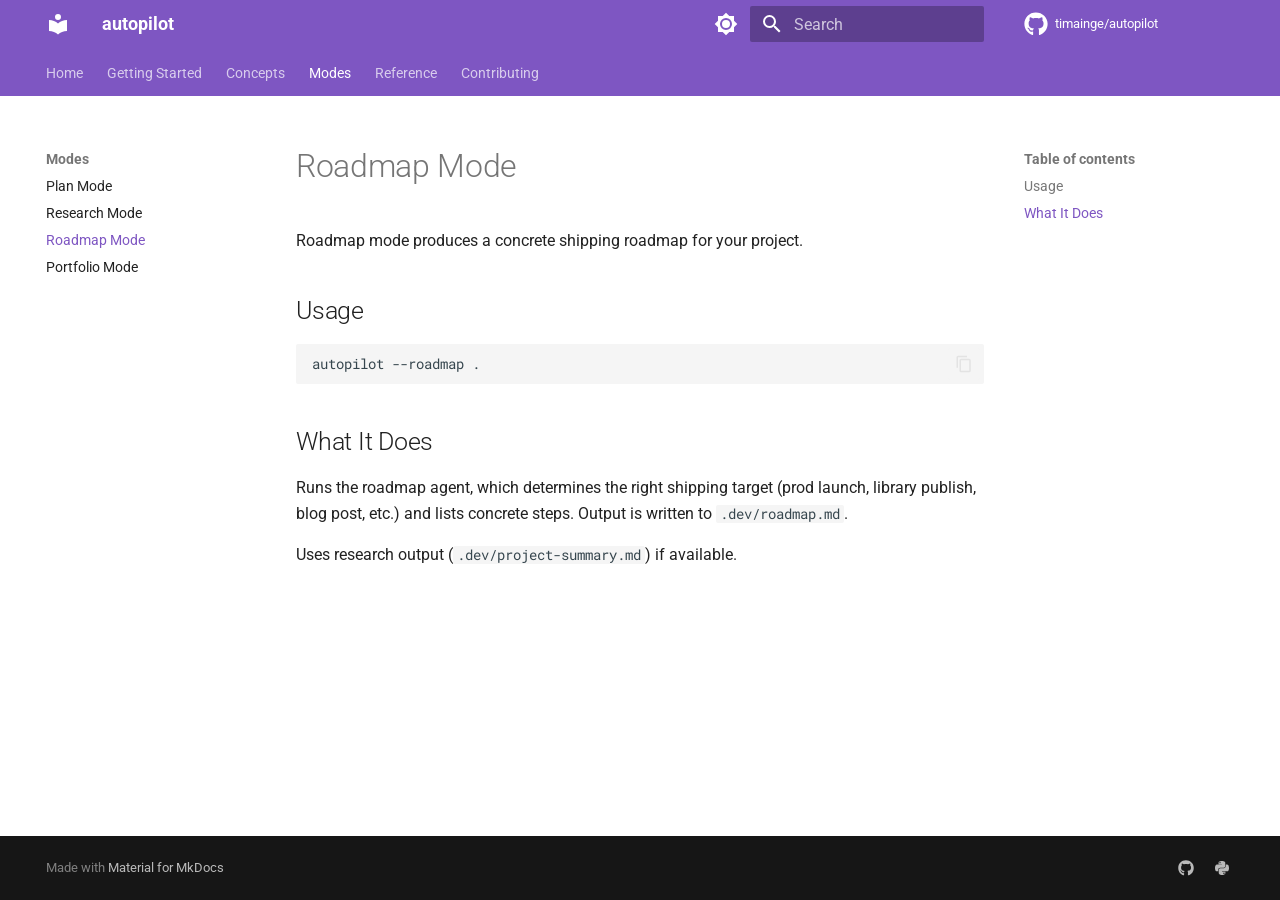
<file: modes/roadmap-mode/index.html>
<!doctype html><html lang=en class=no-js> <head><meta charset=utf-8><meta name=viewport content="width=device-width,initial-scale=1"><meta name=description content="Autonomous project session orchestrator for Claude Code"><link href=https://timainge.github.io/autopilot/modes/roadmap-mode/ rel=canonical><link href=../research-mode/ rel=prev><link href=../portfolio-mode/ rel=next><link rel=icon href=../../assets/images/favicon.png><meta name=generator content="mkdocs-1.6.1, mkdocs-material-9.7.4"><title>Roadmap Mode - autopilot</title><link rel=stylesheet href=../../assets/stylesheets/main.484c7ddc.min.css><link rel=stylesheet href=../../assets/stylesheets/palette.ab4e12ef.min.css><link rel=preconnect href=https://fonts.gstatic.com crossorigin><link rel=stylesheet href="https://fonts.googleapis.com/css?family=Roboto:300,300i,400,400i,700,700i%7CRoboto+Mono:400,400i,700,700i&display=fallback"><style>:root{--md-text-font:"Roboto";--md-code-font:"Roboto Mono"}</style><script>__md_scope=new URL("../..",location),__md_hash=e=>[...e].reduce(((e,_)=>(e<<5)-e+_.charCodeAt(0)),0),__md_get=(e,_=localStorage,t=__md_scope)=>JSON.parse(_.getItem(t.pathname+"."+e)),__md_set=(e,_,t=localStorage,a=__md_scope)=>{try{t.setItem(a.pathname+"."+e,JSON.stringify(_))}catch(e){}}</script></head> <body dir=ltr data-md-color-scheme=default data-md-color-primary=deep-purple data-md-color-accent=purple> <input class=md-toggle data-md-toggle=drawer type=checkbox id=__drawer autocomplete=off> <input class=md-toggle data-md-toggle=search type=checkbox id=__search autocomplete=off> <label class=md-overlay for=__drawer></label> <div data-md-component=skip> <a href=#roadmap-mode class=md-skip> Skip to content </a> </div> <div data-md-component=announce> </div> <header class=md-header data-md-component=header> <nav class="md-header__inner md-grid" aria-label=Header> <a href=../.. title=autopilot class="md-header__button md-logo" aria-label=autopilot data-md-component=logo> <svg xmlns=http://www.w3.org/2000/svg viewbox="0 0 24 24"><path d="M12 8a3 3 0 0 0 3-3 3 3 0 0 0-3-3 3 3 0 0 0-3 3 3 3 0 0 0 3 3m0 3.54C9.64 9.35 6.5 8 3 8v11c3.5 0 6.64 1.35 9 3.54 2.36-2.19 5.5-3.54 9-3.54V8c-3.5 0-6.64 1.35-9 3.54"/></svg> </a> <label class="md-header__button md-icon" for=__drawer> <svg xmlns=http://www.w3.org/2000/svg viewbox="0 0 24 24"><path d="M3 6h18v2H3zm0 5h18v2H3zm0 5h18v2H3z"/></svg> </label> <div class=md-header__title data-md-component=header-title> <div class=md-header__ellipsis> <div class=md-header__topic> <span class=md-ellipsis> autopilot </span> </div> <div class=md-header__topic data-md-component=header-topic> <span class=md-ellipsis> Roadmap Mode </span> </div> </div> </div> <form class=md-header__option data-md-component=palette> <input class=md-option data-md-color-media data-md-color-scheme=default data-md-color-primary=deep-purple data-md-color-accent=purple aria-label="Switch to dark mode" type=radio name=__palette id=__palette_0> <label class="md-header__button md-icon" title="Switch to dark mode" for=__palette_1 hidden> <svg xmlns=http://www.w3.org/2000/svg viewbox="0 0 24 24"><path d="M12 8a4 4 0 0 0-4 4 4 4 0 0 0 4 4 4 4 0 0 0 4-4 4 4 0 0 0-4-4m0 10a6 6 0 0 1-6-6 6 6 0 0 1 6-6 6 6 0 0 1 6 6 6 6 0 0 1-6 6m8-9.31V4h-4.69L12 .69 8.69 4H4v4.69L.69 12 4 15.31V20h4.69L12 23.31 15.31 20H20v-4.69L23.31 12z"/></svg> </label> <input class=md-option data-md-color-media data-md-color-scheme=slate data-md-color-primary=deep-purple data-md-color-accent=purple aria-label="Switch to light mode" type=radio name=__palette id=__palette_1> <label class="md-header__button md-icon" title="Switch to light mode" for=__palette_0 hidden> <svg xmlns=http://www.w3.org/2000/svg viewbox="0 0 24 24"><path d="M12 18c-.89 0-1.74-.2-2.5-.55C11.56 16.5 13 14.42 13 12s-1.44-4.5-3.5-5.45C10.26 6.2 11.11 6 12 6a6 6 0 0 1 6 6 6 6 0 0 1-6 6m8-9.31V4h-4.69L12 .69 8.69 4H4v4.69L.69 12 4 15.31V20h4.69L12 23.31 15.31 20H20v-4.69L23.31 12z"/></svg> </label> </form> <script>var palette=__md_get("__palette");if(palette&&palette.color){if("(prefers-color-scheme)"===palette.color.media){var media=matchMedia("(prefers-color-scheme: light)"),input=document.querySelector(media.matches?"[data-md-color-media='(prefers-color-scheme: light)']":"[data-md-color-media='(prefers-color-scheme: dark)']");palette.color.media=input.getAttribute("data-md-color-media"),palette.color.scheme=input.getAttribute("data-md-color-scheme"),palette.color.primary=input.getAttribute("data-md-color-primary"),palette.color.accent=input.getAttribute("data-md-color-accent")}for(var[key,value]of Object.entries(palette.color))document.body.setAttribute("data-md-color-"+key,value)}</script> <label class="md-header__button md-icon" for=__search> <svg xmlns=http://www.w3.org/2000/svg viewbox="0 0 24 24"><path d="M9.5 3A6.5 6.5 0 0 1 16 9.5c0 1.61-.59 3.09-1.56 4.23l.27.27h.79l5 5-1.5 1.5-5-5v-.79l-.27-.27A6.52 6.52 0 0 1 9.5 16 6.5 6.5 0 0 1 3 9.5 6.5 6.5 0 0 1 9.5 3m0 2C7 5 5 7 5 9.5S7 14 9.5 14 14 12 14 9.5 12 5 9.5 5"/></svg> </label> <div class=md-search data-md-component=search role=dialog> <label class=md-search__overlay for=__search></label> <div class=md-search__inner role=search> <form class=md-search__form name=search> <input type=text class=md-search__input name=query aria-label=Search placeholder=Search autocapitalize=off autocorrect=off autocomplete=off spellcheck=false data-md-component=search-query required> <label class="md-search__icon md-icon" for=__search> <svg xmlns=http://www.w3.org/2000/svg viewbox="0 0 24 24"><path d="M9.5 3A6.5 6.5 0 0 1 16 9.5c0 1.61-.59 3.09-1.56 4.23l.27.27h.79l5 5-1.5 1.5-5-5v-.79l-.27-.27A6.52 6.52 0 0 1 9.5 16 6.5 6.5 0 0 1 3 9.5 6.5 6.5 0 0 1 9.5 3m0 2C7 5 5 7 5 9.5S7 14 9.5 14 14 12 14 9.5 12 5 9.5 5"/></svg> <svg xmlns=http://www.w3.org/2000/svg viewbox="0 0 24 24"><path d="M20 11v2H8l5.5 5.5-1.42 1.42L4.16 12l7.92-7.92L13.5 5.5 8 11z"/></svg> </label> <nav class=md-search__options aria-label=Search> <button type=reset class="md-search__icon md-icon" title=Clear aria-label=Clear tabindex=-1> <svg xmlns=http://www.w3.org/2000/svg viewbox="0 0 24 24"><path d="M19 6.41 17.59 5 12 10.59 6.41 5 5 6.41 10.59 12 5 17.59 6.41 19 12 13.41 17.59 19 19 17.59 13.41 12z"/></svg> </button> </nav> <div class=md-search__suggest data-md-component=search-suggest></div> </form> <div class=md-search__output> <div class=md-search__scrollwrap tabindex=0 data-md-scrollfix> <div class=md-search-result data-md-component=search-result> <div class=md-search-result__meta> Initializing search </div> <ol class=md-search-result__list role=presentation></ol> </div> </div> </div> </div> </div> <div class=md-header__source> <a href=https://github.com/timainge/autopilot title="Go to repository" class=md-source data-md-component=source> <div class="md-source__icon md-icon"> <svg xmlns=http://www.w3.org/2000/svg viewbox="0 0 512 512"><!-- Font Awesome Free 7.1.0 by @fontawesome - https://fontawesome.com License - https://fontawesome.com/license/free (Icons: CC BY 4.0, Fonts: SIL OFL 1.1, Code: MIT License) Copyright 2025 Fonticons, Inc.--><path d="M173.9 397.4c0 2-2.3 3.6-5.2 3.6-3.3.3-5.6-1.3-5.6-3.6 0-2 2.3-3.6 5.2-3.6 3-.3 5.6 1.3 5.6 3.6m-31.1-4.5c-.7 2 1.3 4.3 4.3 4.9 2.6 1 5.6 0 6.2-2s-1.3-4.3-4.3-5.2c-2.6-.7-5.5.3-6.2 2.3m44.2-1.7c-2.9.7-4.9 2.6-4.6 4.9.3 2 2.9 3.3 5.9 2.6 2.9-.7 4.9-2.6 4.6-4.6-.3-1.9-3-3.2-5.9-2.9M252.8 8C114.1 8 8 113.3 8 252c0 110.9 69.8 205.8 169.5 239.2 12.8 2.3 17.3-5.6 17.3-12.1 0-6.2-.3-40.4-.3-61.4 0 0-70 15-84.7-29.8 0 0-11.4-29.1-27.8-36.6 0 0-22.9-15.7 1.6-15.4 0 0 24.9 2 38.6 25.8 21.9 38.6 58.6 27.5 72.9 20.9 2.3-16 8.8-27.1 16-33.7-55.9-6.2-112.3-14.3-112.3-110.5 0-27.5 7.6-41.3 23.6-58.9-2.6-6.5-11.1-33.3 2.6-67.9 20.9-6.5 69 27 69 27 20-5.6 41.5-8.5 62.8-8.5s42.8 2.9 62.8 8.5c0 0 48.1-33.6 69-27 13.7 34.7 5.2 61.4 2.6 67.9 16 17.7 25.8 31.5 25.8 58.9 0 96.5-58.9 104.2-114.8 110.5 9.2 7.9 17 22.9 17 46.4 0 33.7-.3 75.4-.3 83.6 0 6.5 4.6 14.4 17.3 12.1C436.2 457.8 504 362.9 504 252 504 113.3 391.5 8 252.8 8M105.2 352.9c-1.3 1-1 3.3.7 5.2 1.6 1.6 3.9 2.3 5.2 1 1.3-1 1-3.3-.7-5.2-1.6-1.6-3.9-2.3-5.2-1m-10.8-8.1c-.7 1.3.3 2.9 2.3 3.9 1.6 1 3.6.7 4.3-.7.7-1.3-.3-2.9-2.3-3.9-2-.6-3.6-.3-4.3.7m32.4 35.6c-1.6 1.3-1 4.3 1.3 6.2 2.3 2.3 5.2 2.6 6.5 1 1.3-1.3.7-4.3-1.3-6.2-2.2-2.3-5.2-2.6-6.5-1m-11.4-14.7c-1.6 1-1.6 3.6 0 5.9s4.3 3.3 5.6 2.3c1.6-1.3 1.6-3.9 0-6.2-1.4-2.3-4-3.3-5.6-2"/></svg> </div> <div class=md-source__repository> timainge/autopilot </div> </a> </div> </nav> </header> <div class=md-container data-md-component=container> <nav class=md-tabs aria-label=Tabs data-md-component=tabs> <div class=md-grid> <ul class=md-tabs__list> <li class=md-tabs__item> <a href=../.. class=md-tabs__link> Home </a> </li> <li class=md-tabs__item> <a href=../../getting-started/ class=md-tabs__link> Getting Started </a> </li> <li class=md-tabs__item> <a href=../../concepts/ class=md-tabs__link> Concepts </a> </li> <li class="md-tabs__item md-tabs__item--active"> <a href=../plan-mode/ class=md-tabs__link> Modes </a> </li> <li class=md-tabs__item> <a href=../../manifest-format/ class=md-tabs__link> Reference </a> </li> <li class=md-tabs__item> <a href=../../contributing/ class=md-tabs__link> Contributing </a> </li> </ul> </div> </nav> <main class=md-main data-md-component=main> <div class="md-main__inner md-grid"> <div class="md-sidebar md-sidebar--primary" data-md-component=sidebar data-md-type=navigation> <div class=md-sidebar__scrollwrap> <div class=md-sidebar__inner> <nav class="md-nav md-nav--primary md-nav--lifted" aria-label=Navigation data-md-level=0> <label class=md-nav__title for=__drawer> <a href=../.. title=autopilot class="md-nav__button md-logo" aria-label=autopilot data-md-component=logo> <svg xmlns=http://www.w3.org/2000/svg viewbox="0 0 24 24"><path d="M12 8a3 3 0 0 0 3-3 3 3 0 0 0-3-3 3 3 0 0 0-3 3 3 3 0 0 0 3 3m0 3.54C9.64 9.35 6.5 8 3 8v11c3.5 0 6.64 1.35 9 3.54 2.36-2.19 5.5-3.54 9-3.54V8c-3.5 0-6.64 1.35-9 3.54"/></svg> </a> autopilot </label> <div class=md-nav__source> <a href=https://github.com/timainge/autopilot title="Go to repository" class=md-source data-md-component=source> <div class="md-source__icon md-icon"> <svg xmlns=http://www.w3.org/2000/svg viewbox="0 0 512 512"><!-- Font Awesome Free 7.1.0 by @fontawesome - https://fontawesome.com License - https://fontawesome.com/license/free (Icons: CC BY 4.0, Fonts: SIL OFL 1.1, Code: MIT License) Copyright 2025 Fonticons, Inc.--><path d="M173.9 397.4c0 2-2.3 3.6-5.2 3.6-3.3.3-5.6-1.3-5.6-3.6 0-2 2.3-3.6 5.2-3.6 3-.3 5.6 1.3 5.6 3.6m-31.1-4.5c-.7 2 1.3 4.3 4.3 4.9 2.6 1 5.6 0 6.2-2s-1.3-4.3-4.3-5.2c-2.6-.7-5.5.3-6.2 2.3m44.2-1.7c-2.9.7-4.9 2.6-4.6 4.9.3 2 2.9 3.3 5.9 2.6 2.9-.7 4.9-2.6 4.6-4.6-.3-1.9-3-3.2-5.9-2.9M252.8 8C114.1 8 8 113.3 8 252c0 110.9 69.8 205.8 169.5 239.2 12.8 2.3 17.3-5.6 17.3-12.1 0-6.2-.3-40.4-.3-61.4 0 0-70 15-84.7-29.8 0 0-11.4-29.1-27.8-36.6 0 0-22.9-15.7 1.6-15.4 0 0 24.9 2 38.6 25.8 21.9 38.6 58.6 27.5 72.9 20.9 2.3-16 8.8-27.1 16-33.7-55.9-6.2-112.3-14.3-112.3-110.5 0-27.5 7.6-41.3 23.6-58.9-2.6-6.5-11.1-33.3 2.6-67.9 20.9-6.5 69 27 69 27 20-5.6 41.5-8.5 62.8-8.5s42.8 2.9 62.8 8.5c0 0 48.1-33.6 69-27 13.7 34.7 5.2 61.4 2.6 67.9 16 17.7 25.8 31.5 25.8 58.9 0 96.5-58.9 104.2-114.8 110.5 9.2 7.9 17 22.9 17 46.4 0 33.7-.3 75.4-.3 83.6 0 6.5 4.6 14.4 17.3 12.1C436.2 457.8 504 362.9 504 252 504 113.3 391.5 8 252.8 8M105.2 352.9c-1.3 1-1 3.3.7 5.2 1.6 1.6 3.9 2.3 5.2 1 1.3-1 1-3.3-.7-5.2-1.6-1.6-3.9-2.3-5.2-1m-10.8-8.1c-.7 1.3.3 2.9 2.3 3.9 1.6 1 3.6.7 4.3-.7.7-1.3-.3-2.9-2.3-3.9-2-.6-3.6-.3-4.3.7m32.4 35.6c-1.6 1.3-1 4.3 1.3 6.2 2.3 2.3 5.2 2.6 6.5 1 1.3-1.3.7-4.3-1.3-6.2-2.2-2.3-5.2-2.6-6.5-1m-11.4-14.7c-1.6 1-1.6 3.6 0 5.9s4.3 3.3 5.6 2.3c1.6-1.3 1.6-3.9 0-6.2-1.4-2.3-4-3.3-5.6-2"/></svg> </div> <div class=md-source__repository> timainge/autopilot </div> </a> </div> <ul class=md-nav__list data-md-scrollfix> <li class=md-nav__item> <a href=../.. class=md-nav__link> <span class=md-ellipsis> Home </span> </a> </li> <li class=md-nav__item> <a href=../../getting-started/ class=md-nav__link> <span class=md-ellipsis> Getting Started </span> </a> </li> <li class=md-nav__item> <a href=../../concepts/ class=md-nav__link> <span class=md-ellipsis> Concepts </span> </a> </li> <li class="md-nav__item md-nav__item--active md-nav__item--section md-nav__item--nested"> <input class="md-nav__toggle md-toggle " type=checkbox id=__nav_4 checked> <label class=md-nav__link for=__nav_4 id=__nav_4_label tabindex> <span class=md-ellipsis> Modes </span> <span class="md-nav__icon md-icon"></span> </label> <nav class=md-nav data-md-level=1 aria-labelledby=__nav_4_label aria-expanded=true> <label class=md-nav__title for=__nav_4> <span class="md-nav__icon md-icon"></span> Modes </label> <ul class=md-nav__list data-md-scrollfix> <li class=md-nav__item> <a href=../plan-mode/ class=md-nav__link> <span class=md-ellipsis> Plan Mode </span> </a> </li> <li class=md-nav__item> <a href=../research-mode/ class=md-nav__link> <span class=md-ellipsis> Research Mode </span> </a> </li> <li class="md-nav__item md-nav__item--active"> <input class="md-nav__toggle md-toggle" type=checkbox id=__toc> <label class="md-nav__link md-nav__link--active" for=__toc> <span class=md-ellipsis> Roadmap Mode </span> <span class="md-nav__icon md-icon"></span> </label> <a href=./ class="md-nav__link md-nav__link--active"> <span class=md-ellipsis> Roadmap Mode </span> </a> <nav class="md-nav md-nav--secondary" aria-label="Table of contents"> <label class=md-nav__title for=__toc> <span class="md-nav__icon md-icon"></span> Table of contents </label> <ul class=md-nav__list data-md-component=toc data-md-scrollfix> <li class=md-nav__item> <a href=#usage class=md-nav__link> <span class=md-ellipsis> Usage </span> </a> </li> <li class=md-nav__item> <a href=#what-it-does class=md-nav__link> <span class=md-ellipsis> What It Does </span> </a> </li> </ul> </nav> </li> <li class=md-nav__item> <a href=../portfolio-mode/ class=md-nav__link> <span class=md-ellipsis> Portfolio Mode </span> </a> </li> </ul> </nav> </li> <li class="md-nav__item md-nav__item--nested"> <input class="md-nav__toggle md-toggle " type=checkbox id=__nav_5> <label class=md-nav__link for=__nav_5 id=__nav_5_label tabindex=0> <span class=md-ellipsis> Reference </span> <span class="md-nav__icon md-icon"></span> </label> <nav class=md-nav data-md-level=1 aria-labelledby=__nav_5_label aria-expanded=false> <label class=md-nav__title for=__nav_5> <span class="md-nav__icon md-icon"></span> Reference </label> <ul class=md-nav__list data-md-scrollfix> <li class=md-nav__item> <a href=../../manifest-format/ class=md-nav__link> <span class=md-ellipsis> Manifest Format </span> </a> </li> <li class=md-nav__item> <a href=../../cli-reference/ class=md-nav__link> <span class=md-ellipsis> CLI Reference </span> </a> </li> <li class=md-nav__item> <a href=../../agent-roles/ class=md-nav__link> <span class=md-ellipsis> Agent Roles </span> </a> </li> </ul> </nav> </li> <li class=md-nav__item> <a href=../../contributing/ class=md-nav__link> <span class=md-ellipsis> Contributing </span> </a> </li> </ul> </nav> </div> </div> </div> <div class="md-sidebar md-sidebar--secondary" data-md-component=sidebar data-md-type=toc> <div class=md-sidebar__scrollwrap> <div class=md-sidebar__inner> <nav class="md-nav md-nav--secondary" aria-label="Table of contents"> <label class=md-nav__title for=__toc> <span class="md-nav__icon md-icon"></span> Table of contents </label> <ul class=md-nav__list data-md-component=toc data-md-scrollfix> <li class=md-nav__item> <a href=#usage class=md-nav__link> <span class=md-ellipsis> Usage </span> </a> </li> <li class=md-nav__item> <a href=#what-it-does class=md-nav__link> <span class=md-ellipsis> What It Does </span> </a> </li> </ul> </nav> </div> </div> </div> <div class=md-content data-md-component=content> <article class="md-content__inner md-typeset"> <h1 id=roadmap-mode>Roadmap Mode<a class=headerlink href=#roadmap-mode title="Permanent link">&para;</a></h1> <p>Roadmap mode produces a concrete shipping roadmap for your project.</p> <h2 id=usage>Usage<a class=headerlink href=#usage title="Permanent link">&para;</a></h2> <div class=highlight><pre><span></span><code><a id=__codelineno-0-1 name=__codelineno-0-1 href=#__codelineno-0-1></a>autopilot<span class=w> </span>--roadmap<span class=w> </span>.
</code></pre></div> <h2 id=what-it-does>What It Does<a class=headerlink href=#what-it-does title="Permanent link">&para;</a></h2> <p>Runs the roadmap agent, which determines the right shipping target (prod launch, library publish, blog post, etc.) and lists concrete steps. Output is written to <code>.dev/roadmap.md</code>.</p> <p>Uses research output (<code>.dev/project-summary.md</code>) if available.</p> </article> </div> <script>var tabs=__md_get("__tabs");if(Array.isArray(tabs))e:for(var set of document.querySelectorAll(".tabbed-set")){var labels=set.querySelector(".tabbed-labels");for(var tab of tabs)for(var label of labels.getElementsByTagName("label"))if(label.innerText.trim()===tab){var input=document.getElementById(label.htmlFor);input.checked=!0;continue e}}</script> <script>var target=document.getElementById(location.hash.slice(1));target&&target.name&&(target.checked=target.name.startsWith("__tabbed_"))</script> </div> <button type=button class="md-top md-icon" data-md-component=top hidden> <svg xmlns=http://www.w3.org/2000/svg viewbox="0 0 24 24"><path d="M13 20h-2V8l-5.5 5.5-1.42-1.42L12 4.16l7.92 7.92-1.42 1.42L13 8z"/></svg> Back to top </button> </main> <footer class=md-footer> <div class="md-footer-meta md-typeset"> <div class="md-footer-meta__inner md-grid"> <div class=md-copyright> Made with <a href=https://squidfunk.github.io/mkdocs-material/ target=_blank rel=noopener> Material for MkDocs </a> </div> <div class=md-social> <a href=https://github.com/timainge/autopilot target=_blank rel=noopener title=github.com class=md-social__link> <svg xmlns=http://www.w3.org/2000/svg viewbox="0 0 512 512"><!-- Font Awesome Free 7.1.0 by @fontawesome - https://fontawesome.com License - https://fontawesome.com/license/free (Icons: CC BY 4.0, Fonts: SIL OFL 1.1, Code: MIT License) Copyright 2025 Fonticons, Inc.--><path d="M173.9 397.4c0 2-2.3 3.6-5.2 3.6-3.3.3-5.6-1.3-5.6-3.6 0-2 2.3-3.6 5.2-3.6 3-.3 5.6 1.3 5.6 3.6m-31.1-4.5c-.7 2 1.3 4.3 4.3 4.9 2.6 1 5.6 0 6.2-2s-1.3-4.3-4.3-5.2c-2.6-.7-5.5.3-6.2 2.3m44.2-1.7c-2.9.7-4.9 2.6-4.6 4.9.3 2 2.9 3.3 5.9 2.6 2.9-.7 4.9-2.6 4.6-4.6-.3-1.9-3-3.2-5.9-2.9M252.8 8C114.1 8 8 113.3 8 252c0 110.9 69.8 205.8 169.5 239.2 12.8 2.3 17.3-5.6 17.3-12.1 0-6.2-.3-40.4-.3-61.4 0 0-70 15-84.7-29.8 0 0-11.4-29.1-27.8-36.6 0 0-22.9-15.7 1.6-15.4 0 0 24.9 2 38.6 25.8 21.9 38.6 58.6 27.5 72.9 20.9 2.3-16 8.8-27.1 16-33.7-55.9-6.2-112.3-14.3-112.3-110.5 0-27.5 7.6-41.3 23.6-58.9-2.6-6.5-11.1-33.3 2.6-67.9 20.9-6.5 69 27 69 27 20-5.6 41.5-8.5 62.8-8.5s42.8 2.9 62.8 8.5c0 0 48.1-33.6 69-27 13.7 34.7 5.2 61.4 2.6 67.9 16 17.7 25.8 31.5 25.8 58.9 0 96.5-58.9 104.2-114.8 110.5 9.2 7.9 17 22.9 17 46.4 0 33.7-.3 75.4-.3 83.6 0 6.5 4.6 14.4 17.3 12.1C436.2 457.8 504 362.9 504 252 504 113.3 391.5 8 252.8 8M105.2 352.9c-1.3 1-1 3.3.7 5.2 1.6 1.6 3.9 2.3 5.2 1 1.3-1 1-3.3-.7-5.2-1.6-1.6-3.9-2.3-5.2-1m-10.8-8.1c-.7 1.3.3 2.9 2.3 3.9 1.6 1 3.6.7 4.3-.7.7-1.3-.3-2.9-2.3-3.9-2-.6-3.6-.3-4.3.7m32.4 35.6c-1.6 1.3-1 4.3 1.3 6.2 2.3 2.3 5.2 2.6 6.5 1 1.3-1.3.7-4.3-1.3-6.2-2.2-2.3-5.2-2.6-6.5-1m-11.4-14.7c-1.6 1-1.6 3.6 0 5.9s4.3 3.3 5.6 2.3c1.6-1.3 1.6-3.9 0-6.2-1.4-2.3-4-3.3-5.6-2"/></svg> </a> <a href=https://pypi.org/project/claude-autopilot/ target=_blank rel=noopener title=pypi.org class=md-social__link> <svg xmlns=http://www.w3.org/2000/svg viewbox="0 0 448 512"><!-- Font Awesome Free 7.1.0 by @fontawesome - https://fontawesome.com License - https://fontawesome.com/license/free (Icons: CC BY 4.0, Fonts: SIL OFL 1.1, Code: MIT License) Copyright 2025 Fonticons, Inc.--><path d="M439.8 200.5c-7.7-30.9-22.3-54.2-53.4-54.2h-40.1v47.4c0 36.8-31.2 67.8-66.8 67.8H172.7c-29.2 0-53.4 25-53.4 54.3v101.8c0 29 25.2 46 53.4 54.3 33.8 9.9 66.3 11.7 106.8 0 26.9-7.8 53.4-23.5 53.4-54.3v-40.7H226.2v-13.6h160.2c31.1 0 42.6-21.7 53.4-54.2 11.2-33.5 10.7-65.7 0-108.6M286.2 444.7a20.4 20.4 0 1 1 0-40.7 20.4 20.4 0 1 1 0 40.7M167.8 248.1h106.8c29.7 0 53.4-24.5 53.4-54.3V91.9c0-29-24.4-50.7-53.4-55.6-35.8-5.9-74.7-5.6-106.8.1-45.2 8-53.4 24.7-53.4 55.6v40.7h106.9v13.6h-147c-31.1 0-58.3 18.7-66.8 54.2-9.8 40.7-10.2 66.1 0 108.6 7.6 31.6 25.7 54.2 56.8 54.2H101v-48.8c0-35.3 30.5-66.4 66.8-66.4m-6.6-183.4a20.4 20.4 0 1 1 0 40.8 20.4 20.4 0 1 1 0-40.8"/></svg> </a> </div> </div> </div> </footer> </div> <div class=md-dialog data-md-component=dialog> <div class="md-dialog__inner md-typeset"></div> </div> <script id=__config type=application/json>{"annotate": null, "base": "../..", "features": ["navigation.tabs", "navigation.sections", "navigation.top", "navigation.tracking", "search.highlight", "search.suggest", "content.code.copy", "content.code.annotate", "content.tabs.link"], "search": "../../assets/javascripts/workers/search.2c215733.min.js", "tags": null, "translations": {"clipboard.copied": "Copied to clipboard", "clipboard.copy": "Copy to clipboard", "search.result.more.one": "1 more on this page", "search.result.more.other": "# more on this page", "search.result.none": "No matching documents", "search.result.one": "1 matching document", "search.result.other": "# matching documents", "search.result.placeholder": "Type to start searching", "search.result.term.missing": "Missing", "select.version": "Select version"}, "version": null}</script> <script src=../../assets/javascripts/bundle.79ae519e.min.js></script> </body> </html>
</file>
